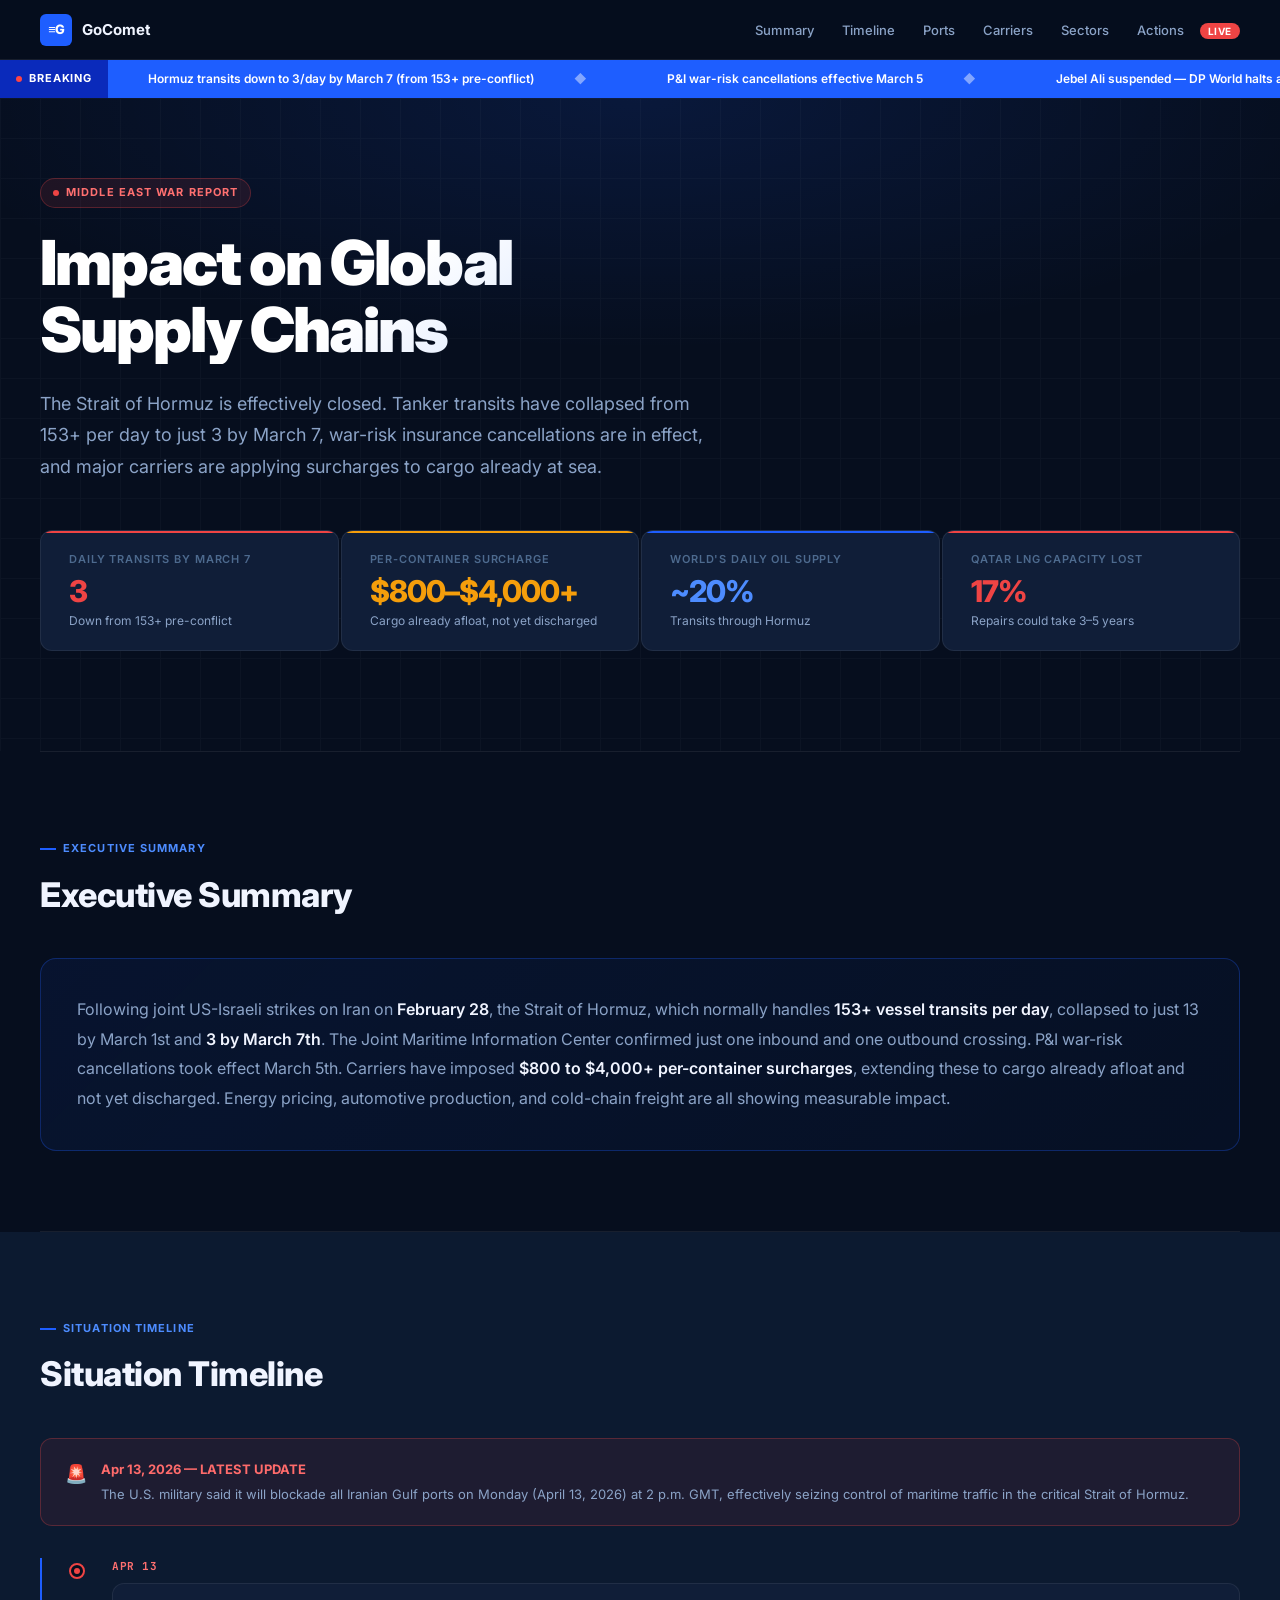
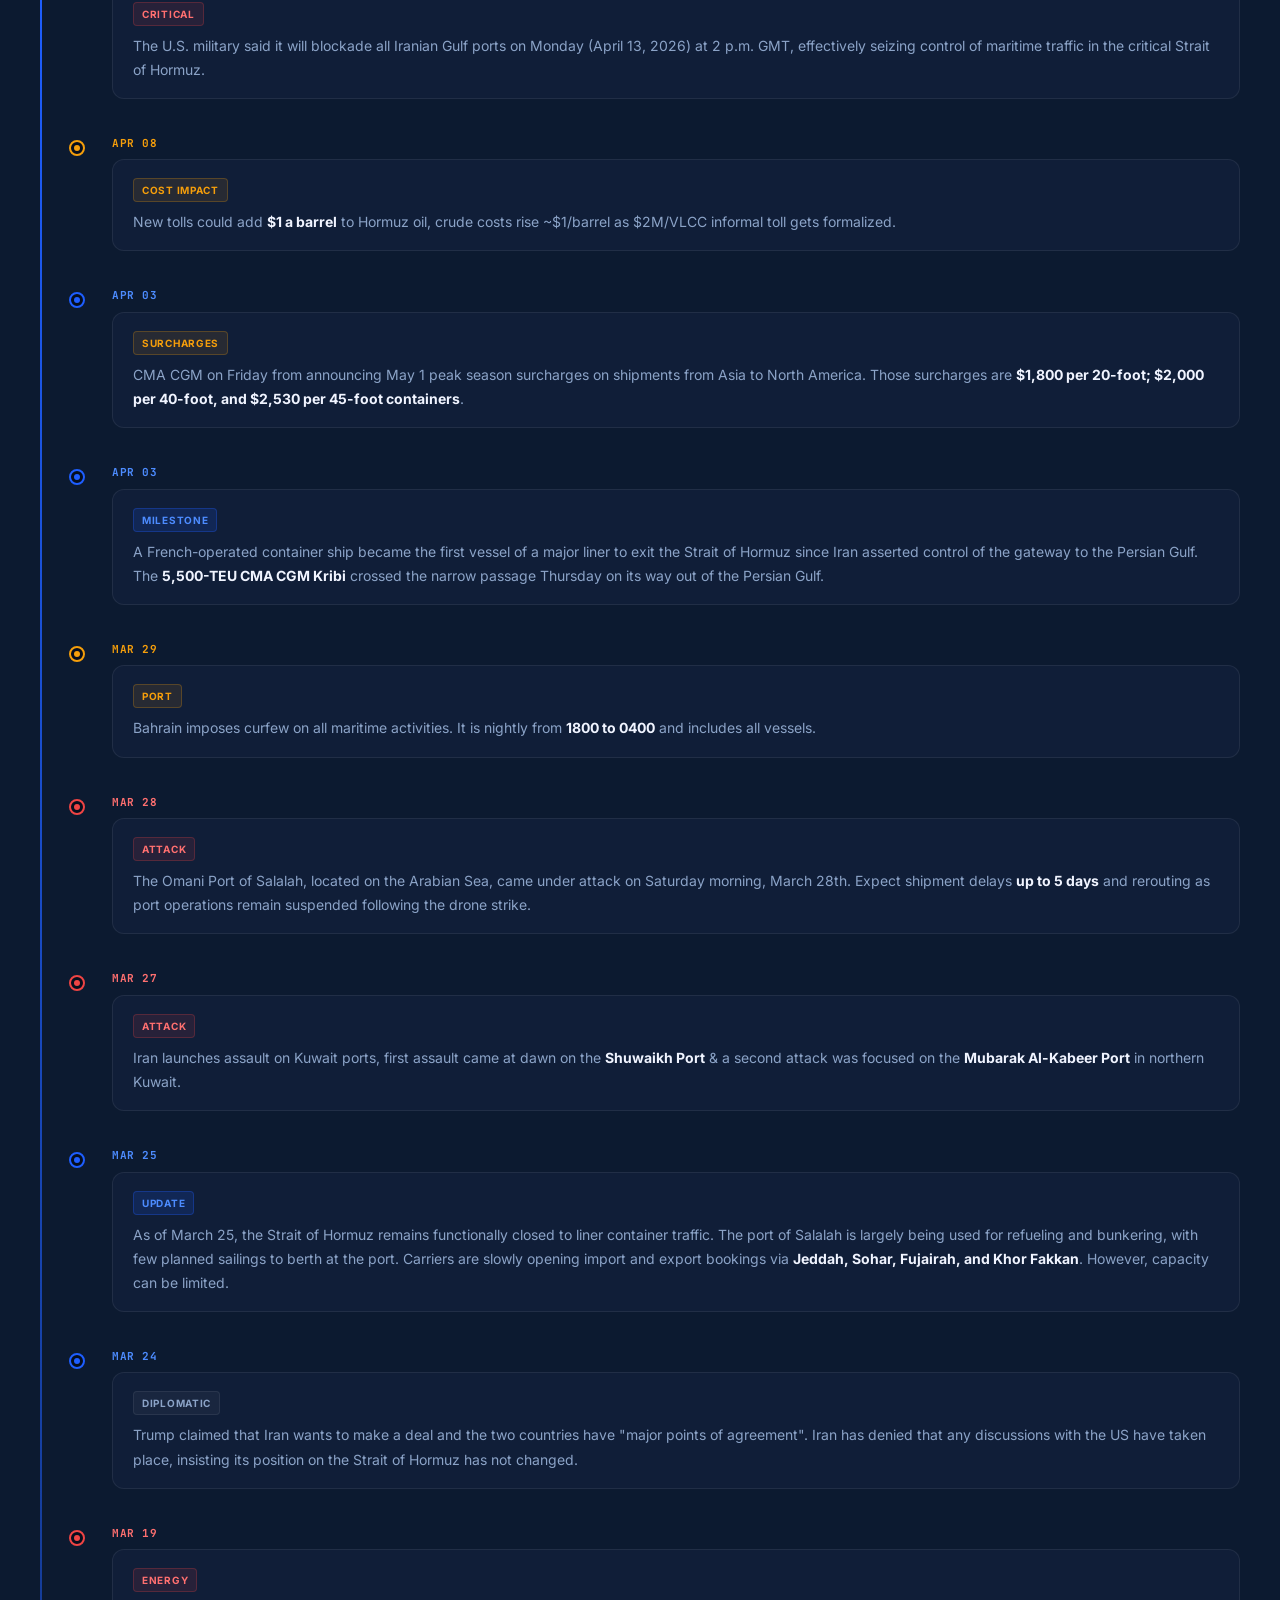
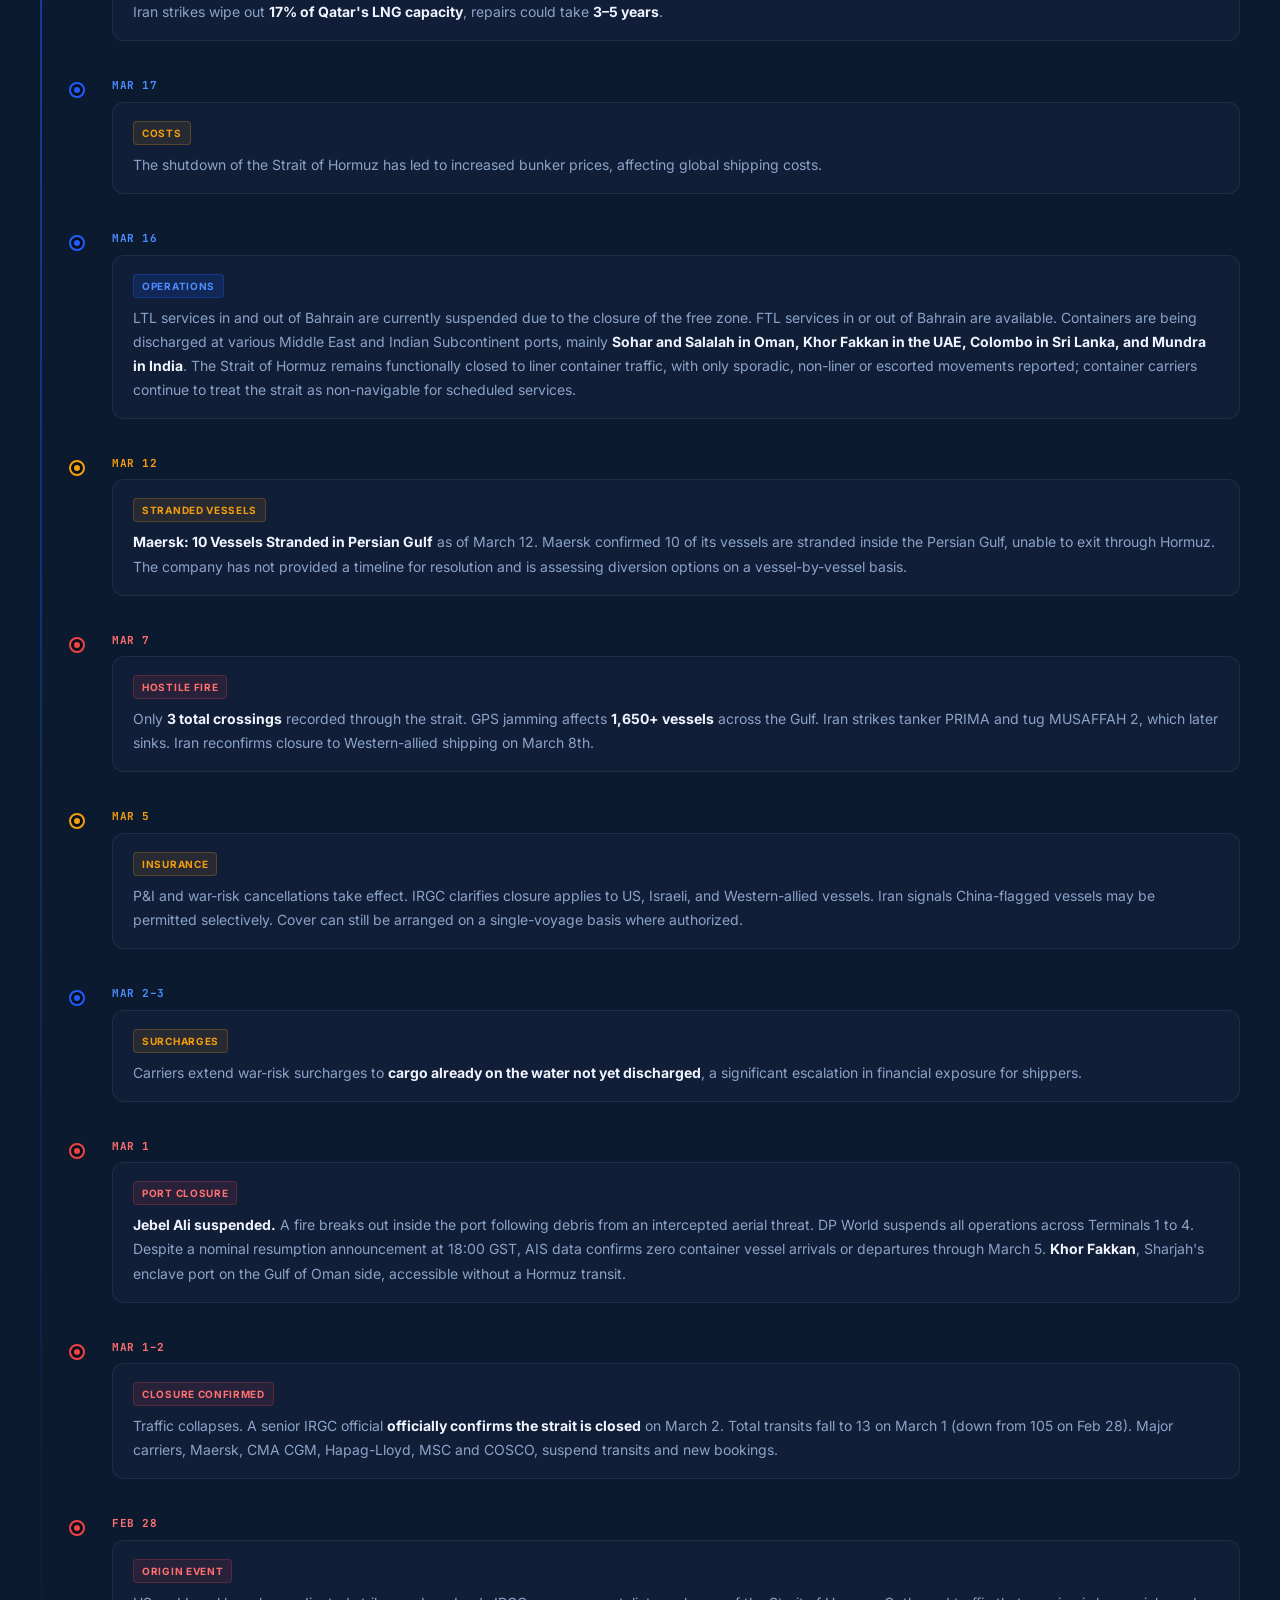
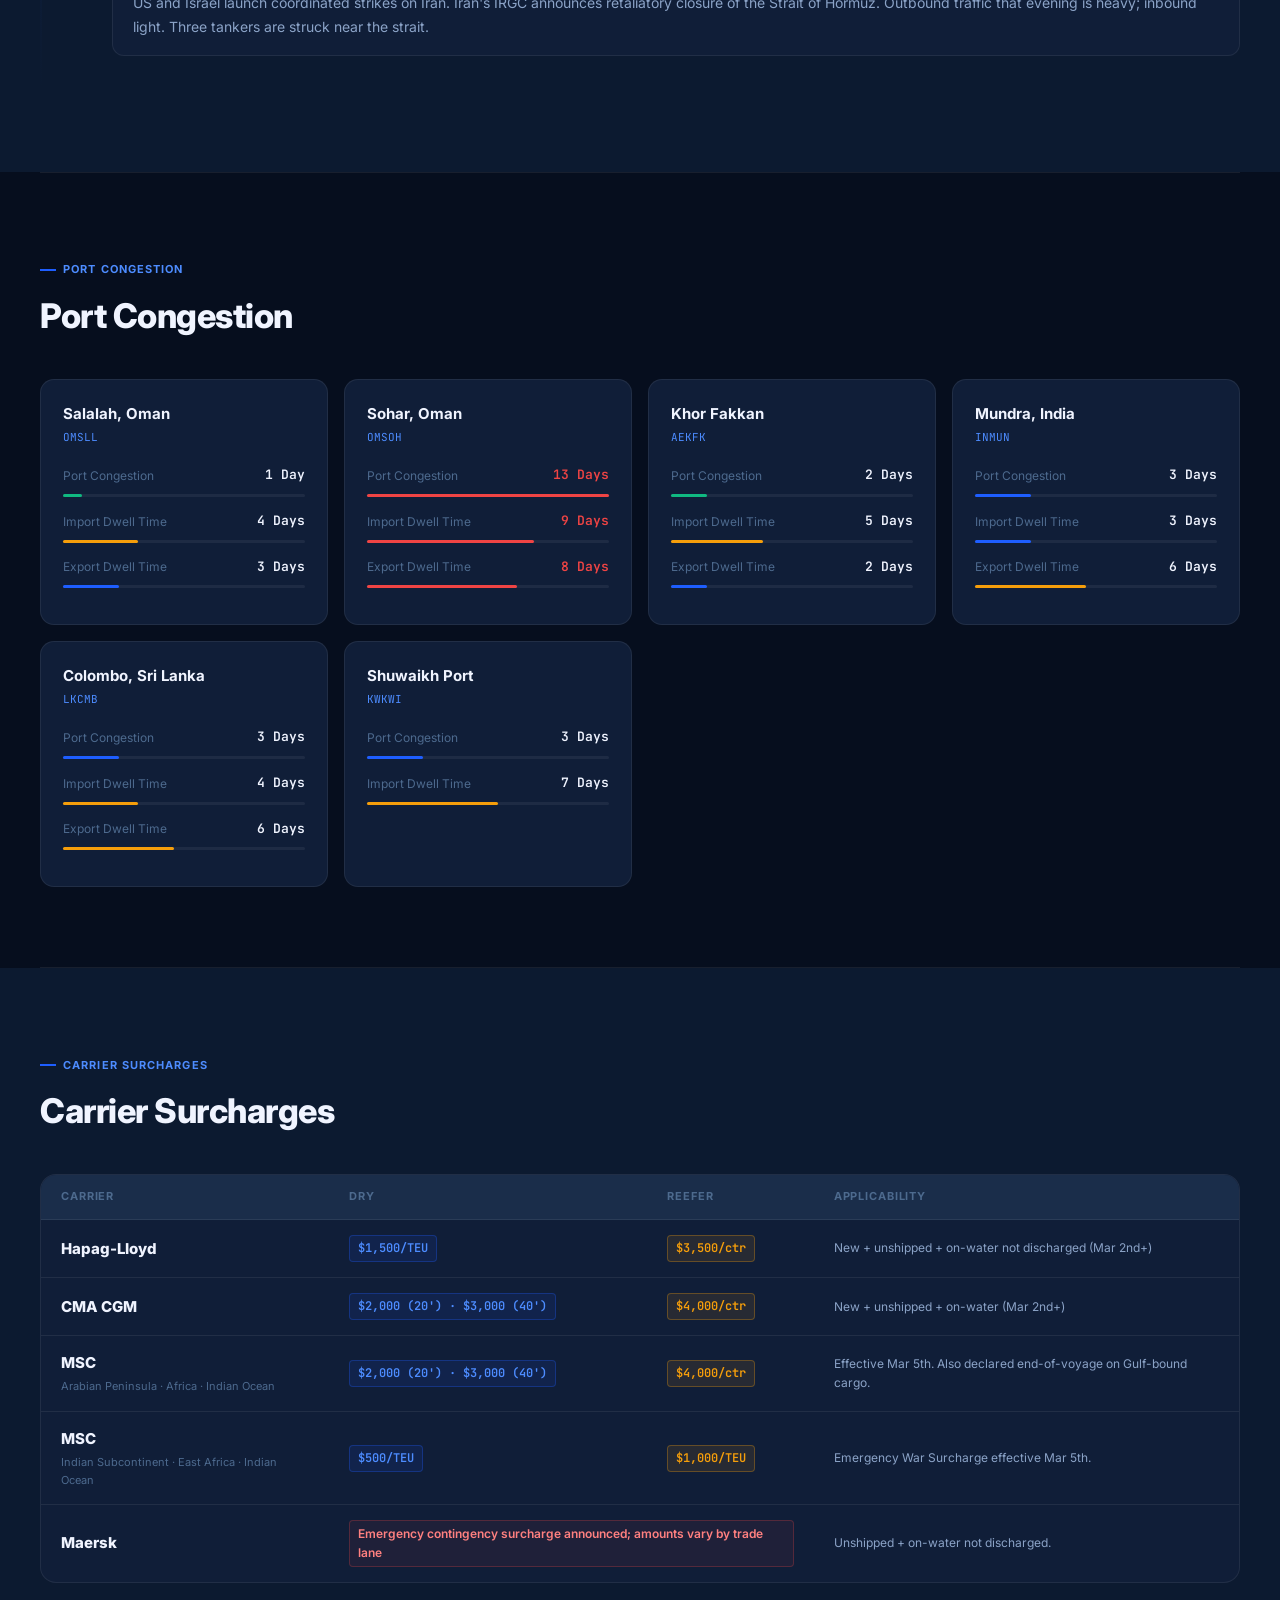
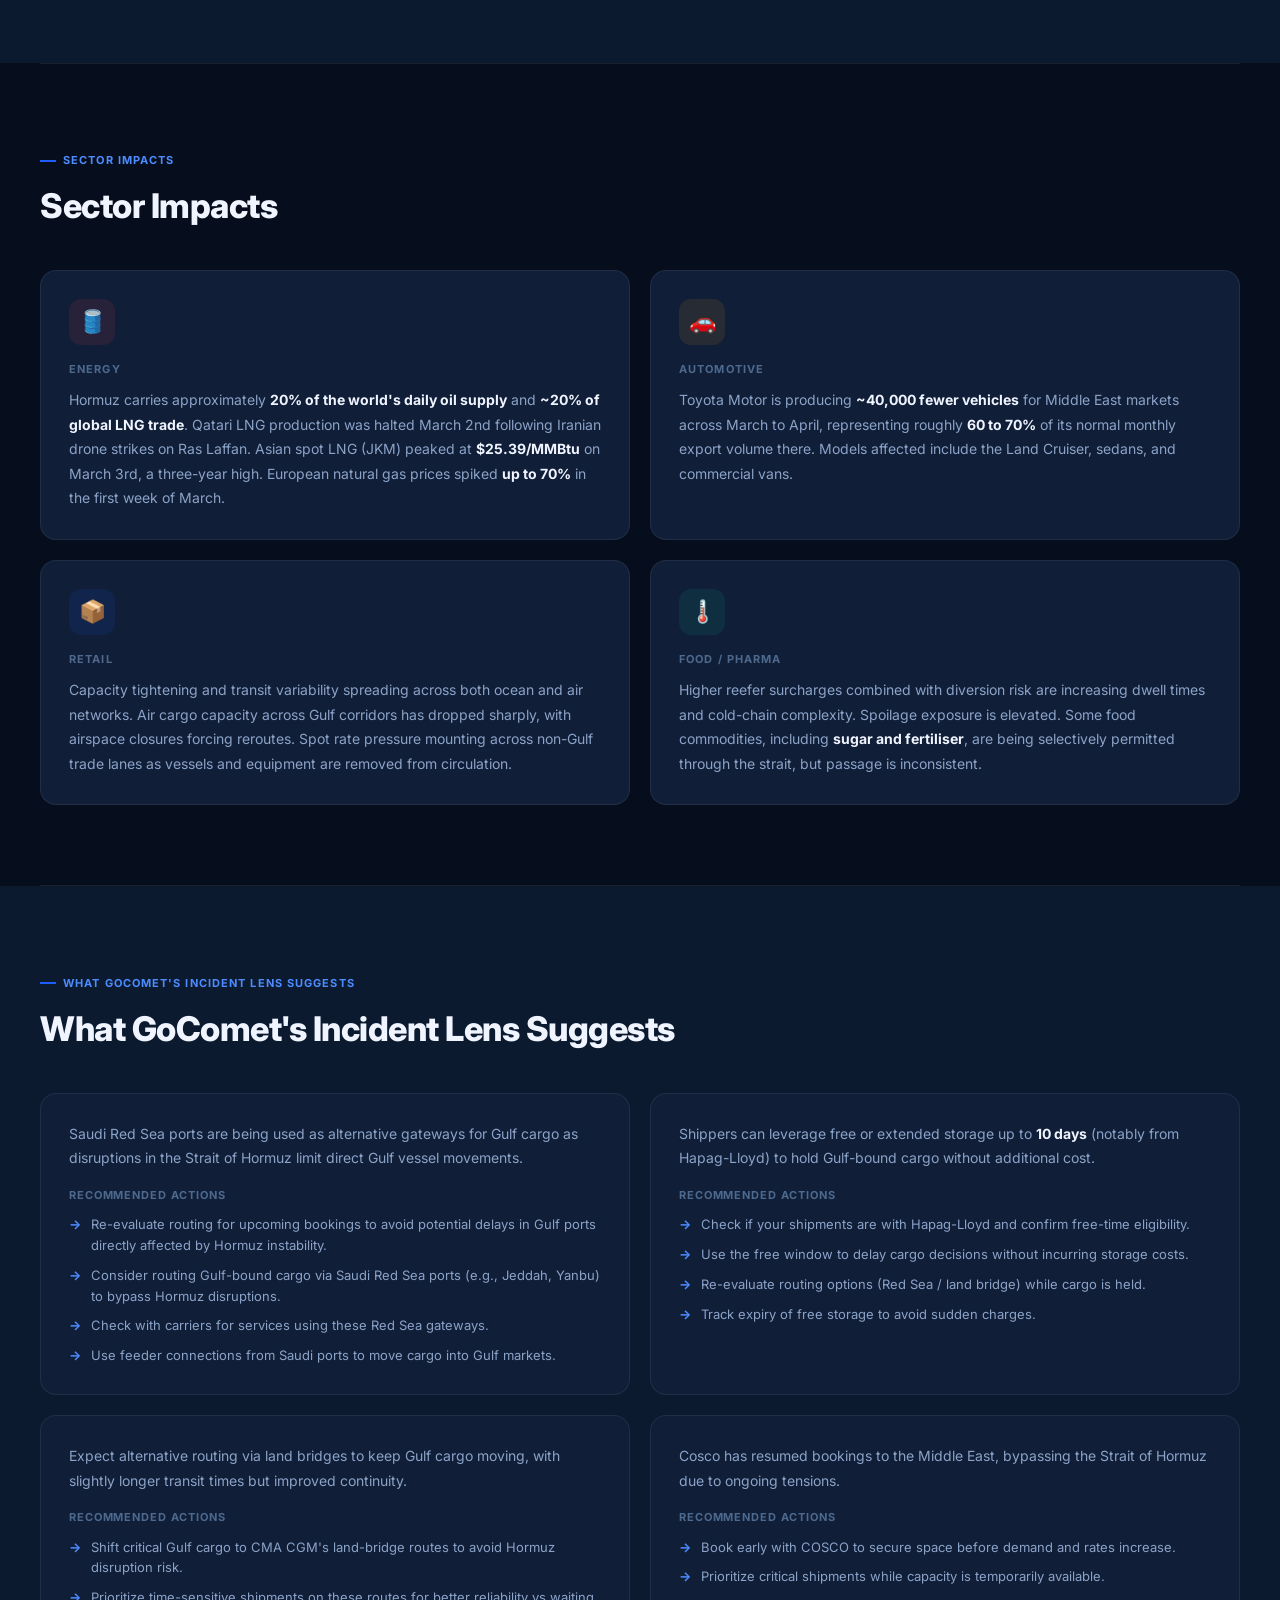
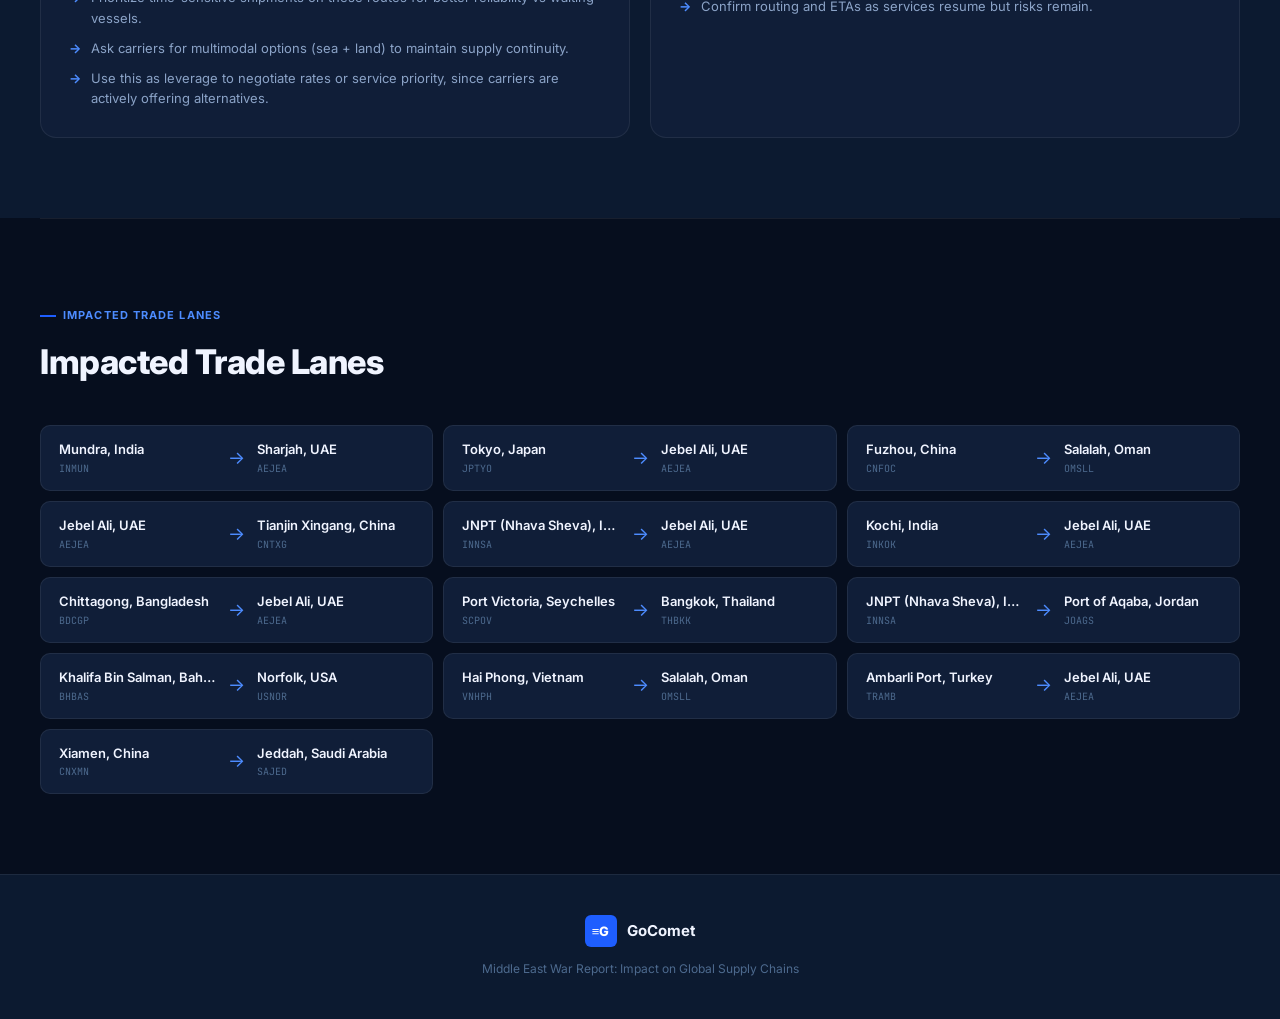
<file: index.html>
<!DOCTYPE html>
<html lang="en">
<head>
<meta charset="UTF-8">
<meta name="viewport" content="width=device-width, initial-scale=1.0">
<title>Middle East War Report: Impact on Global Supply Chains</title>
<link rel="preconnect" href="https://fonts.googleapis.com">
<link rel="preconnect" href="https://fonts.gstatic.com" crossorigin>
<link href="https://fonts.googleapis.com/css2?family=Inter:wght@300;400;500;600;700;800;900&family=JetBrains+Mono:wght@400;500&display=swap" rel="stylesheet">
<style>
  :root {
    --bg-base: #060e1e;
    --bg-surface: #0c1a30;
    --bg-card: #101e38;
    --bg-card-hover: #152542;
    --bg-elevated: #1a2d4a;
    --accent: #1e5eff;
    --accent-light: #4d8cff;
    --accent-glow: rgba(30,94,255,0.15);
    --danger: #ef4444;
    --danger-bg: rgba(239,68,68,0.1);
    --warning: #f59e0b;
    --warning-bg: rgba(245,158,11,0.1);
    --success: #10b981;
    --text-primary: #f0f4ff;
    --text-secondary: #8ba3c7;
    --text-muted: #4d6a8e;
    --border: rgba(255,255,255,0.07);
    --border-accent: rgba(30,94,255,0.3);
    --font: 'Inter', sans-serif;
    --mono: 'JetBrains Mono', monospace;
  }
  * { margin:0; padding:0; box-sizing:border-box; }
  html { scroll-behavior:smooth; }
  body { font-family:var(--font); background:var(--bg-base); color:var(--text-primary); line-height:1.6; overflow-x:hidden; }
  ::-webkit-scrollbar { width:4px; }
  ::-webkit-scrollbar-track { background:var(--bg-base); }
  ::-webkit-scrollbar-thumb { background:var(--accent); border-radius:4px; }

  /* NAV */
  nav {
    position:fixed; top:0; left:0; right:0; z-index:100;
    background:rgba(6,14,30,0.94); backdrop-filter:blur(16px);
    border-bottom:1px solid var(--border);
    padding:0 40px; height:60px;
    display:flex; align-items:center; justify-content:space-between;
  }
  .nav-logo { display:flex; align-items:center; gap:10px; font-weight:700; font-size:15px; color:var(--text-primary); text-decoration:none; }
  .nav-logo-icon { width:32px; height:32px; background:var(--accent); border-radius:6px; display:flex; align-items:center; justify-content:center; font-size:13px; font-weight:800; color:white; letter-spacing:-1px; }
  .nav-links { display:flex; align-items:center; gap:4px; list-style:none; }
  .nav-links a { color:var(--text-secondary); text-decoration:none; font-size:13px; font-weight:500; padding:6px 12px; border-radius:6px; transition:all 0.2s; }
  .nav-links a:hover { color:var(--text-primary); background:rgba(255,255,255,0.06); }
  .nav-live { background:var(--danger); color:white; font-size:10px; font-weight:700; padding:2px 8px; border-radius:20px; text-transform:uppercase; letter-spacing:0.06em; animation:blink 2s infinite; }
  @keyframes blink { 0%,100%{opacity:1} 50%{opacity:0.6} }

  /* TICKER */
  .ticker-wrap { margin-top:60px; background:var(--accent); overflow:hidden; height:38px; display:flex; align-items:center; }
  .ticker-label { background:#0a2abb; color:white; font-size:11px; font-weight:700; padding:0 16px; height:100%; display:flex; align-items:center; gap:7px; white-space:nowrap; flex-shrink:0; text-transform:uppercase; letter-spacing:0.08em; }
  .ticker-dot { width:6px; height:6px; background:#ff4444; border-radius:50%; animation:blink 1s infinite; }
  .ticker-track { display:flex; animation:scroll 50s linear infinite; white-space:nowrap; }
  .ticker-track:hover { animation-play-state:paused; }
  .ticker-item { padding:0 40px; font-size:12px; font-weight:600; color:white; }
  .ticker-item::after { content:'◆'; margin-left:40px; opacity:0.45; }
  @keyframes scroll { from{transform:translateX(0)} to{transform:translateX(-50%)} }

  /* HERO */
  .hero {
    position:relative; overflow:hidden; padding:80px 40px 100px;
    min-height:600px; display:flex; align-items:center;
    background:radial-gradient(ellipse 80% 55% at 50% 0%, rgba(30,94,255,0.13) 0%, transparent 70%), #060e1e;
  }
  .hero-grid { position:absolute; inset:0; opacity:0.025; background-image:linear-gradient(rgba(255,255,255,1) 1px,transparent 1px),linear-gradient(90deg,rgba(255,255,255,1) 1px,transparent 1px); background-size:40px 40px; }
  .hero-inner { position:relative; z-index:1; max-width:1200px; margin:0 auto; width:100%; }
  .hero-report-type { display:inline-flex; align-items:center; gap:7px; background:var(--danger-bg); border:1px solid rgba(239,68,68,0.28); color:#ff7070; font-size:11px; font-weight:700; padding:5px 12px; border-radius:20px; letter-spacing:0.1em; text-transform:uppercase; margin-bottom:22px; }
  .hero-report-dot { width:6px; height:6px; background:var(--danger); border-radius:50%; animation:blink 1.5s infinite; }
  .hero h1 { font-size:clamp(32px,5vw,62px); font-weight:900; line-height:1.08; letter-spacing:-2px; background:linear-gradient(140deg,#ffffff 30%,#7aa8ff 100%); -webkit-background-clip:text; -webkit-text-fill-color:transparent; background-clip:text; margin-bottom:24px; }
  .hero-lead { font-size:18px; color:var(--text-secondary); max-width:680px; margin-bottom:48px; line-height:1.75; }
  .hero-stats { display:flex; gap:2px; flex-wrap:wrap; }
  .hero-stat { background:var(--bg-card); border:1px solid var(--border); border-radius:12px; padding:20px 28px; flex:1; min-width:155px; position:relative; overflow:hidden; transition:transform 0.2s,border-color 0.2s; }
  .hero-stat:hover { transform:translateY(-2px); border-color:rgba(255,255,255,0.14); }
  .hero-stat::before { content:''; position:absolute; top:0; left:0; right:0; height:2px; }
  .hero-stat.c-red::before { background:var(--danger); }
  .hero-stat.c-amber::before { background:var(--warning); }
  .hero-stat.c-blue::before { background:var(--accent); }
  .stat-label { font-size:11px; font-weight:600; color:var(--text-muted); text-transform:uppercase; letter-spacing:0.08em; margin-bottom:7px; }
  .stat-val { font-size:30px; font-weight:800; letter-spacing:-1px; line-height:1; }
  .stat-val.red { color:var(--danger); }
  .stat-val.amber { color:var(--warning); }
  .stat-val.blue { color:var(--accent-light); }
  .stat-detail { font-size:12px; color:var(--text-secondary); margin-top:5px; }

  /* SECTIONS */
  .section { padding:80px 40px; }
  .section-alt { background:var(--bg-surface); }
  .container { max-width:1200px; margin:0 auto; }
  .section-tag { display:inline-flex; align-items:center; gap:7px; font-size:11px; font-weight:700; letter-spacing:0.1em; text-transform:uppercase; color:var(--accent-light); margin-bottom:10px; }
  .section-tag::before { content:''; width:16px; height:2px; background:var(--accent); }
  .section-title { font-size:clamp(22px,3vw,34px); font-weight:800; letter-spacing:-0.5px; margin-bottom:36px; }

  /* EXEC SUMMARY */
  .summary-box { background:linear-gradient(135deg,rgba(30,94,255,0.08),rgba(30,94,255,0.03)); border:1px solid var(--border-accent); border-radius:16px; padding:36px; }
  .summary-box p { font-size:16px; color:var(--text-secondary); line-height:1.85; }
  .summary-box strong { color:var(--text-primary); font-weight:600; }

  /* ALERT */
  .alert { background:rgba(239,68,68,0.08); border:1px solid rgba(239,68,68,0.28); border-radius:12px; padding:20px 24px; display:flex; gap:14px; align-items:flex-start; margin-bottom:32px; }
  .alert-icon { font-size:18px; flex-shrink:0; margin-top:1px; }
  .alert-head { font-size:13px; font-weight:700; color:#ff6b6b; margin-bottom:4px; }
  .alert-body { font-size:13px; color:var(--text-secondary); line-height:1.65; }

  /* TIMELINE */
  .timeline { position:relative; padding-left:36px; }
  .timeline::before { content:''; position:absolute; left:0; top:0; bottom:0; width:2px; background:linear-gradient(180deg,var(--accent) 0%,transparent 100%); }
  .tl-item { position:relative; padding:0 0 36px 36px; opacity:0; transform:translateX(-8px); transition:all 0.4s ease; }
  .tl-item.vis { opacity:1; transform:translateX(0); }
  .tl-dot { position:absolute; left:-7px; top:5px; width:16px; height:16px; border-radius:50%; border:2px solid var(--accent); background:var(--bg-base); }
  .tl-dot.red { border-color:var(--danger); }
  .tl-dot.amber { border-color:var(--warning); }
  .tl-dot-inner { width:6px; height:6px; border-radius:50%; background:var(--accent); margin:3px; }
  .tl-dot.red .tl-dot-inner { background:var(--danger); animation:blink 1.5s infinite; }
  .tl-dot.amber .tl-dot-inner { background:var(--warning); }
  .tl-date { font-size:11px; font-weight:700; color:var(--accent-light); font-family:var(--mono); letter-spacing:0.05em; margin-bottom:7px; text-transform:uppercase; }
  .tl-date.red { color:#ff7070; }
  .tl-date.amber { color:var(--warning); }
  .tl-card { background:var(--bg-card); border:1px solid var(--border); border-radius:12px; padding:16px 20px; transition:border-color 0.2s; }
  .tl-card:hover { border-color:rgba(255,255,255,0.13); }
  .tl-card p { font-size:14px; color:var(--text-secondary); line-height:1.72; }
  .tl-card p strong { color:var(--text-primary); }
  .tl-tag { display:inline-flex; align-items:center; font-size:10px; font-weight:700; letter-spacing:0.07em; text-transform:uppercase; padding:3px 8px; border-radius:4px; margin-bottom:8px; }
  .tag-crit { background:var(--danger-bg); color:#ff7070; border:1px solid rgba(239,68,68,0.24); }
  .tag-warn { background:var(--warning-bg); color:var(--warning); border:1px solid rgba(245,158,11,0.24); }
  .tag-info { background:var(--accent-glow); color:var(--accent-light); border:1px solid var(--border-accent); }
  .tag-neut { background:rgba(255,255,255,0.04); color:var(--text-secondary); border:1px solid var(--border); }

  /* PORTS */
  .ports-grid { display:grid; grid-template-columns:repeat(auto-fill,minmax(280px,1fr)); gap:16px; }
  .port-card { background:var(--bg-card); border:1px solid var(--border); border-radius:14px; padding:22px; transition:transform 0.2s,border-color 0.2s; }
  .port-card:hover { transform:translateY(-2px); border-color:rgba(255,255,255,0.13); }
  .port-name { font-size:15px; font-weight:700; margin-bottom:3px; }
  .port-code { font-family:var(--mono); font-size:11px; color:var(--accent-light); margin-bottom:18px; }
  .port-row { display:flex; justify-content:space-between; align-items:center; margin-bottom:8px; }
  .port-row-label { font-size:12px; color:var(--text-muted); }
  .port-row-val { font-size:13px; font-weight:600; font-family:var(--mono); }
  .port-bar-wrap { width:100%; height:3px; background:rgba(255,255,255,0.06); border-radius:2px; margin-bottom:14px; }
  .port-bar { height:100%; border-radius:2px; }

  /* CARRIER TABLE */
  .tbl-wrap { background:var(--bg-card); border:1px solid var(--border); border-radius:16px; overflow:hidden; }
  table { width:100%; border-collapse:collapse; }
  th { background:var(--bg-elevated); padding:13px 20px; font-size:11px; font-weight:700; text-transform:uppercase; letter-spacing:0.08em; color:var(--text-muted); text-align:left; border-bottom:1px solid var(--border); }
  td { padding:15px 20px; border-bottom:1px solid var(--border); font-size:14px; vertical-align:middle; }
  tr:last-child td { border-bottom:none; }
  tr:hover td { background:rgba(255,255,255,0.015); }
  .carrier-name { font-weight:800; font-size:15px; }
  .sub-label { font-size:11px; color:var(--text-muted); margin-top:3px; }
  .chip { display:inline-block; background:rgba(30,94,255,0.1); border:1px solid var(--border-accent); color:var(--accent-light); font-family:var(--mono); font-size:12px; font-weight:600; padding:3px 8px; border-radius:4px; }
  .chip.r { background:rgba(245,158,11,0.1); border-color:rgba(245,158,11,0.3); color:var(--warning); }
  .chip.wide { font-family:var(--font); font-size:12px; background:rgba(239,68,68,0.07); border-color:rgba(239,68,68,0.25); color:#ff8080; }
  .app-text { font-size:12px; color:var(--text-secondary); line-height:1.55; }

  /* SECTORS */
  .sectors-grid { display:grid; grid-template-columns:repeat(2,1fr); gap:20px; }
  .sector-card { background:var(--bg-card); border:1px solid var(--border); border-radius:16px; padding:28px; transition:transform 0.2s,border-color 0.2s; }
  .sector-card:hover { transform:translateY(-2px); border-color:rgba(255,255,255,0.13); }
  .sector-icon { width:46px; height:46px; border-radius:12px; display:flex; align-items:center; justify-content:center; font-size:22px; margin-bottom:16px; }
  .sector-label { font-size:11px; font-weight:700; letter-spacing:0.1em; text-transform:uppercase; color:var(--text-muted); margin-bottom:10px; }
  .sector-card p { font-size:14px; color:var(--text-secondary); line-height:1.75; }
  .sector-card p strong { color:var(--text-primary); }

  /* RECS */
  .recs-grid { display:grid; grid-template-columns:repeat(2,1fr); gap:20px; }
  .rec-card { background:var(--bg-card); border:1px solid var(--border); border-radius:16px; padding:28px; transition:transform 0.2s,border-color 0.2s; }
  .rec-card:hover { transform:translateY(-2px); border-color:var(--border-accent); }
  .rec-lead { font-size:14px; color:var(--text-secondary); line-height:1.75; margin-bottom:16px; }
  .rec-lead strong { color:var(--text-primary); }
  .rec-head { font-size:11px; font-weight:700; text-transform:uppercase; letter-spacing:0.08em; color:var(--text-muted); margin-bottom:10px; }
  .rec-list { list-style:none; display:flex; flex-direction:column; gap:9px; }
  .rec-list li { display:flex; gap:10px; font-size:13px; color:var(--text-secondary); line-height:1.6; }
  .rec-list li::before { content:'→'; color:var(--accent-light); font-weight:700; flex-shrink:0; }

  /* LANES */
  .lanes-grid { display:grid; grid-template-columns:repeat(auto-fill,minmax(330px,1fr)); gap:10px; }
  .lane { background:var(--bg-card); border:1px solid var(--border); border-radius:10px; padding:13px 18px; display:flex; align-items:center; gap:12px; transition:border-color 0.2s,background 0.2s; }
  .lane:hover { border-color:var(--border-accent); background:var(--bg-card-hover); }
  .lane-port { flex:1; min-width:0; }
  .lane-pname { font-size:13px; font-weight:600; white-space:nowrap; overflow:hidden; text-overflow:ellipsis; }
  .lane-pcode { font-family:var(--mono); font-size:10px; color:var(--text-muted); margin-top:1px; }
  .lane-arr { color:var(--accent-light); font-size:18px; flex-shrink:0; }

  /* REVEAL */
  .reveal { opacity:0; transform:translateY(18px); transition:all 0.5s ease; }
  .reveal.vis { opacity:1; transform:translateY(0); }

  /* DIVIDER */
  .divider { height:1px; background:var(--border); margin:0 40px; }

  /* FOOTER */
  footer { background:var(--bg-surface); border-top:1px solid var(--border); padding:40px; text-align:center; }
  .footer-logo { display:flex; align-items:center; justify-content:center; gap:10px; font-size:15px; font-weight:700; margin-bottom:12px; }
  .footer-icon { width:32px; height:32px; background:var(--accent); border-radius:6px; display:flex; align-items:center; justify-content:center; font-size:13px; font-weight:800; color:white; }
  footer p { font-size:12px; color:var(--text-muted); }

  @media(max-width:768px) {
    nav { padding:0 20px; }
    .nav-links { display:none; }
    .section { padding:60px 20px; }
    .hero { padding:60px 20px 80px; }
    .hero-stats { flex-direction:column; }
    .sectors-grid, .recs-grid { grid-template-columns:1fr; }
    .divider { margin:0 20px; }
  }
</style>
</head>
<body>

<!-- NAV -->
<nav>
  <a href="#" class="nav-logo">
    <div class="nav-logo-icon">≡G</div>
    GoComet
  </a>
  <ul class="nav-links">
    <li><a href="#summary">Summary</a></li>
    <li><a href="#timeline">Timeline</a></li>
    <li><a href="#ports">Ports</a></li>
    <li><a href="#carriers">Carriers</a></li>
    <li><a href="#sectors">Sectors</a></li>
    <li><a href="#actions">Actions</a></li>
    <li><span class="nav-live">LIVE</span></li>
  </ul>
</nav>

<!-- TICKER -->
<div class="ticker-wrap">
  <div class="ticker-label"><span class="ticker-dot"></span>Breaking</div>
  <div class="ticker-track">
    <div class="ticker-item">Hormuz transits down to 3/day by March 7 (from 153+ pre-conflict)</div>
    <div class="ticker-item">P&I war-risk cancellations effective March 5</div>
    <div class="ticker-item">Jebel Ali suspended — DP World halts all operations across Terminals 1–4</div>
    <div class="ticker-item">Carriers impose $800 to $4,000+ per-container surcharges</div>
    <div class="ticker-item">Iran strikes wipe out 17% of Qatar's LNG capacity — repairs could take 3–5 years</div>
    <div class="ticker-item">Maersk: 10 Vessels Stranded in Persian Gulf as of March 12</div>
    <div class="ticker-item">Hormuz transits down to 3/day by March 7 (from 153+ pre-conflict)</div>
    <div class="ticker-item">P&I war-risk cancellations effective March 5</div>
    <div class="ticker-item">Jebel Ali suspended — DP World halts all operations across Terminals 1–4</div>
    <div class="ticker-item">Carriers impose $800 to $4,000+ per-container surcharges</div>
    <div class="ticker-item">Iran strikes wipe out 17% of Qatar's LNG capacity — repairs could take 3–5 years</div>
    <div class="ticker-item">Maersk: 10 Vessels Stranded in Persian Gulf as of March 12</div>
  </div>
</div>

<!-- HERO -->
<section class="hero">
  <div class="hero-grid"></div>
  <div class="hero-inner">
    <div class="hero-report-type"><span class="hero-report-dot"></span>Middle East War Report</div>
    <h1>Impact on Global<br>Supply Chains</h1>
    <p class="hero-lead">
      The Strait of Hormuz is effectively closed. Tanker transits have collapsed from 153+ per day to just 3 by March 7, war-risk insurance cancellations are in effect, and major carriers are applying surcharges to cargo already at sea.
    </p>
    <div class="hero-stats">
      <div class="hero-stat c-red">
        <div class="stat-label">Daily Transits by March 7</div>
        <div class="stat-val red">3</div>
        <div class="stat-detail">Down from 153+ pre-conflict</div>
      </div>
      <div class="hero-stat c-amber">
        <div class="stat-label">Per-Container Surcharge</div>
        <div class="stat-val amber">$800–$4,000+</div>
        <div class="stat-detail">Cargo already afloat, not yet discharged</div>
      </div>
      <div class="hero-stat c-blue">
        <div class="stat-label">World's Daily Oil Supply</div>
        <div class="stat-val blue">~20%</div>
        <div class="stat-detail">Transits through Hormuz</div>
      </div>
      <div class="hero-stat c-red">
        <div class="stat-label">Qatar LNG Capacity Lost</div>
        <div class="stat-val red">17%</div>
        <div class="stat-detail">Repairs could take 3–5 years</div>
      </div>
    </div>
  </div>
</section>

<div class="divider"></div>

<!-- EXECUTIVE SUMMARY -->
<section class="section" id="summary">
  <div class="container">
    <div class="reveal">
      <div class="section-tag">Executive Summary</div>
      <h2 class="section-title">Executive Summary</h2>
    </div>
    <div class="summary-box reveal">
      <p>
        Following joint US-Israeli strikes on Iran on <strong>February 28</strong>, the Strait of Hormuz, which normally handles <strong>153+ vessel transits per day</strong>, collapsed to just 13 by March 1st and <strong>3 by March 7th</strong>. The Joint Maritime Information Center confirmed just one inbound and one outbound crossing. P&I war-risk cancellations took effect March 5th. Carriers have imposed <strong>$800 to $4,000+ per-container surcharges</strong>, extending these to cargo already afloat and not yet discharged. Energy pricing, automotive production, and cold-chain freight are all showing measurable impact.
      </p>
    </div>
  </div>
</section>

<div class="divider"></div>

<!-- SITUATION TIMELINE -->
<section class="section section-alt" id="timeline">
  <div class="container">
    <div class="reveal">
      <div class="section-tag">Situation Timeline</div>
      <h2 class="section-title">Situation Timeline</h2>
    </div>

    <div class="alert reveal">
      <div class="alert-icon">🚨</div>
      <div>
        <div class="alert-head">Apr 13, 2026 — LATEST UPDATE</div>
        <div class="alert-body">The U.S. military said it will blockade all Iranian Gulf ports on Monday (April 13, 2026) at 2 p.m. GMT, effectively seizing control of maritime traffic in the critical Strait of Hormuz.</div>
      </div>
    </div>

    <div class="timeline">

      <div class="tl-item">
        <div class="tl-dot red"><div class="tl-dot-inner"></div></div>
        <div class="tl-date red">Apr 13</div>
        <div class="tl-card">
          <span class="tl-tag tag-crit">Critical</span>
          <p>The U.S. military said it will blockade all Iranian Gulf ports on Monday (April 13, 2026) at 2 p.m. GMT, effectively seizing control of maritime traffic in the critical Strait of Hormuz.</p>
        </div>
      </div>

      <div class="tl-item">
        <div class="tl-dot amber"><div class="tl-dot-inner"></div></div>
        <div class="tl-date amber">Apr 08</div>
        <div class="tl-card">
          <span class="tl-tag tag-warn">Cost Impact</span>
          <p>New tolls could add <strong>$1 a barrel</strong> to Hormuz oil, crude costs rise ~$1/barrel as $2M/VLCC informal toll gets formalized.</p>
        </div>
      </div>

      <div class="tl-item">
        <div class="tl-dot"><div class="tl-dot-inner"></div></div>
        <div class="tl-date">Apr 03</div>
        <div class="tl-card">
          <span class="tl-tag tag-warn">Surcharges</span>
          <p>CMA CGM on Friday from announcing May 1 peak season surcharges on shipments from Asia to North America. Those surcharges are <strong>$1,800 per 20-foot; $2,000 per 40-foot, and $2,530 per 45-foot containers</strong>.</p>
        </div>
      </div>

      <div class="tl-item">
        <div class="tl-dot"><div class="tl-dot-inner"></div></div>
        <div class="tl-date">Apr 03</div>
        <div class="tl-card">
          <span class="tl-tag tag-info">Milestone</span>
          <p>A French-operated container ship became the first vessel of a major liner to exit the Strait of Hormuz since Iran asserted control of the gateway to the Persian Gulf. The <strong>5,500-TEU CMA CGM Kribi</strong> crossed the narrow passage Thursday on its way out of the Persian Gulf.</p>
        </div>
      </div>

      <div class="tl-item">
        <div class="tl-dot amber"><div class="tl-dot-inner"></div></div>
        <div class="tl-date amber">Mar 29</div>
        <div class="tl-card">
          <span class="tl-tag tag-warn">Port</span>
          <p>Bahrain imposes curfew on all maritime activities. It is nightly from <strong>1800 to 0400</strong> and includes all vessels.</p>
        </div>
      </div>

      <div class="tl-item">
        <div class="tl-dot red"><div class="tl-dot-inner"></div></div>
        <div class="tl-date red">Mar 28</div>
        <div class="tl-card">
          <span class="tl-tag tag-crit">Attack</span>
          <p>The Omani Port of Salalah, located on the Arabian Sea, came under attack on Saturday morning, March 28th. Expect shipment delays <strong>up to 5 days</strong> and rerouting as port operations remain suspended following the drone strike.</p>
        </div>
      </div>

      <div class="tl-item">
        <div class="tl-dot red"><div class="tl-dot-inner"></div></div>
        <div class="tl-date red">Mar 27</div>
        <div class="tl-card">
          <span class="tl-tag tag-crit">Attack</span>
          <p>Iran launches assault on Kuwait ports, first assault came at dawn on the <strong>Shuwaikh Port</strong> &amp; a second attack was focused on the <strong>Mubarak Al-Kabeer Port</strong> in northern Kuwait.</p>
        </div>
      </div>

      <div class="tl-item">
        <div class="tl-dot"><div class="tl-dot-inner"></div></div>
        <div class="tl-date">Mar 25</div>
        <div class="tl-card">
          <span class="tl-tag tag-info">Update</span>
          <p>As of March 25, the Strait of Hormuz remains functionally closed to liner container traffic. The port of Salalah is largely being used for refueling and bunkering, with few planned sailings to berth at the port. Carriers are slowly opening import and export bookings via <strong>Jeddah, Sohar, Fujairah, and Khor Fakkan</strong>. However, capacity can be limited.</p>
        </div>
      </div>

      <div class="tl-item">
        <div class="tl-dot"><div class="tl-dot-inner"></div></div>
        <div class="tl-date">Mar 24</div>
        <div class="tl-card">
          <span class="tl-tag tag-neut">Diplomatic</span>
          <p>Trump claimed that Iran wants to make a deal and the two countries have "major points of agreement". Iran has denied that any discussions with the US have taken place, insisting its position on the Strait of Hormuz has not changed.</p>
        </div>
      </div>

      <div class="tl-item">
        <div class="tl-dot red"><div class="tl-dot-inner"></div></div>
        <div class="tl-date red">Mar 19</div>
        <div class="tl-card">
          <span class="tl-tag tag-crit">Energy</span>
          <p>Iran strikes wipe out <strong>17% of Qatar's LNG capacity</strong>, repairs could take <strong>3–5 years</strong>.</p>
        </div>
      </div>

      <div class="tl-item">
        <div class="tl-dot"><div class="tl-dot-inner"></div></div>
        <div class="tl-date">Mar 17</div>
        <div class="tl-card">
          <span class="tl-tag tag-warn">Costs</span>
          <p>The shutdown of the Strait of Hormuz has led to increased bunker prices, affecting global shipping costs.</p>
        </div>
      </div>

      <div class="tl-item">
        <div class="tl-dot"><div class="tl-dot-inner"></div></div>
        <div class="tl-date">Mar 16</div>
        <div class="tl-card">
          <span class="tl-tag tag-info">Operations</span>
          <p>LTL services in and out of Bahrain are currently suspended due to the closure of the free zone. FTL services in or out of Bahrain are available. Containers are being discharged at various Middle East and Indian Subcontinent ports, mainly <strong>Sohar and Salalah in Oman, Khor Fakkan in the UAE, Colombo in Sri Lanka, and Mundra in India</strong>. The Strait of Hormuz remains functionally closed to liner container traffic, with only sporadic, non-liner or escorted movements reported; container carriers continue to treat the strait as non-navigable for scheduled services.</p>
        </div>
      </div>

      <div class="tl-item">
        <div class="tl-dot amber"><div class="tl-dot-inner"></div></div>
        <div class="tl-date amber">Mar 12</div>
        <div class="tl-card">
          <span class="tl-tag tag-warn">Stranded Vessels</span>
          <p><strong>Maersk: 10 Vessels Stranded in Persian Gulf</strong> as of March 12. Maersk confirmed 10 of its vessels are stranded inside the Persian Gulf, unable to exit through Hormuz. The company has not provided a timeline for resolution and is assessing diversion options on a vessel-by-vessel basis.</p>
        </div>
      </div>

      <div class="tl-item">
        <div class="tl-dot red"><div class="tl-dot-inner"></div></div>
        <div class="tl-date red">Mar 7</div>
        <div class="tl-card">
          <span class="tl-tag tag-crit">Hostile Fire</span>
          <p>Only <strong>3 total crossings</strong> recorded through the strait. GPS jamming affects <strong>1,650+ vessels</strong> across the Gulf. Iran strikes tanker PRIMA and tug MUSAFFAH 2, which later sinks. Iran reconfirms closure to Western-allied shipping on March 8th.</p>
        </div>
      </div>

      <div class="tl-item">
        <div class="tl-dot amber"><div class="tl-dot-inner"></div></div>
        <div class="tl-date amber">Mar 5</div>
        <div class="tl-card">
          <span class="tl-tag tag-warn">Insurance</span>
          <p>P&amp;I and war-risk cancellations take effect. IRGC clarifies closure applies to US, Israeli, and Western-allied vessels. Iran signals China-flagged vessels may be permitted selectively. Cover can still be arranged on a single-voyage basis where authorized.</p>
        </div>
      </div>

      <div class="tl-item">
        <div class="tl-dot"><div class="tl-dot-inner"></div></div>
        <div class="tl-date">Mar 2–3</div>
        <div class="tl-card">
          <span class="tl-tag tag-warn">Surcharges</span>
          <p>Carriers extend war-risk surcharges to <strong>cargo already on the water not yet discharged</strong>, a significant escalation in financial exposure for shippers.</p>
        </div>
      </div>

      <div class="tl-item">
        <div class="tl-dot red"><div class="tl-dot-inner"></div></div>
        <div class="tl-date red">Mar 1</div>
        <div class="tl-card">
          <span class="tl-tag tag-crit">Port Closure</span>
          <p><strong>Jebel Ali suspended.</strong> A fire breaks out inside the port following debris from an intercepted aerial threat. DP World suspends all operations across Terminals 1 to 4. Despite a nominal resumption announcement at 18:00 GST, AIS data confirms zero container vessel arrivals or departures through March 5. <strong>Khor Fakkan</strong>, Sharjah's enclave port on the Gulf of Oman side, accessible without a Hormuz transit.</p>
        </div>
      </div>

      <div class="tl-item">
        <div class="tl-dot red"><div class="tl-dot-inner"></div></div>
        <div class="tl-date red">Mar 1–2</div>
        <div class="tl-card">
          <span class="tl-tag tag-crit">Closure Confirmed</span>
          <p>Traffic collapses. A senior IRGC official <strong>officially confirms the strait is closed</strong> on March 2. Total transits fall to 13 on March 1 (down from 105 on Feb 28). Major carriers, Maersk, CMA CGM, Hapag-Lloyd, MSC and COSCO, suspend transits and new bookings.</p>
        </div>
      </div>

      <div class="tl-item">
        <div class="tl-dot red"><div class="tl-dot-inner"></div></div>
        <div class="tl-date red">Feb 28</div>
        <div class="tl-card">
          <span class="tl-tag tag-crit">Origin Event</span>
          <p>US and Israel launch coordinated strikes on Iran. Iran's IRGC announces retaliatory closure of the Strait of Hormuz. Outbound traffic that evening is heavy; inbound light. Three tankers are struck near the strait.</p>
        </div>
      </div>

    </div>
  </div>
</section>

<div class="divider"></div>

<!-- PORT CONGESTION -->
<section class="section" id="ports">
  <div class="container">
    <div class="reveal">
      <div class="section-tag">Port Congestion</div>
      <h2 class="section-title">Port Congestion</h2>
    </div>
    <div class="ports-grid">

      <div class="port-card reveal">
        <div class="port-name">Salalah, Oman</div>
        <div class="port-code">OMSLL</div>
        <div class="port-row"><span class="port-row-label">Port Congestion</span><span class="port-row-val">1 Day</span></div>
        <div class="port-bar-wrap"><div class="port-bar" style="width:8%;background:var(--success)"></div></div>
        <div class="port-row"><span class="port-row-label">Import Dwell Time</span><span class="port-row-val">4 Days</span></div>
        <div class="port-bar-wrap"><div class="port-bar" style="width:31%;background:var(--warning)"></div></div>
        <div class="port-row"><span class="port-row-label">Export Dwell Time</span><span class="port-row-val">3 Days</span></div>
        <div class="port-bar-wrap"><div class="port-bar" style="width:23%;background:var(--accent)"></div></div>
      </div>

      <div class="port-card reveal">
        <div class="port-name">Sohar, Oman</div>
        <div class="port-code">OMSOH</div>
        <div class="port-row"><span class="port-row-label">Port Congestion</span><span class="port-row-val" style="color:var(--danger)">13 Days</span></div>
        <div class="port-bar-wrap"><div class="port-bar" style="width:100%;background:var(--danger)"></div></div>
        <div class="port-row"><span class="port-row-label">Import Dwell Time</span><span class="port-row-val" style="color:var(--danger)">9 Days</span></div>
        <div class="port-bar-wrap"><div class="port-bar" style="width:69%;background:var(--danger)"></div></div>
        <div class="port-row"><span class="port-row-label">Export Dwell Time</span><span class="port-row-val" style="color:var(--danger)">8 Days</span></div>
        <div class="port-bar-wrap"><div class="port-bar" style="width:62%;background:var(--danger)"></div></div>
      </div>

      <div class="port-card reveal">
        <div class="port-name">Khor Fakkan</div>
        <div class="port-code">AEKFK</div>
        <div class="port-row"><span class="port-row-label">Port Congestion</span><span class="port-row-val">2 Days</span></div>
        <div class="port-bar-wrap"><div class="port-bar" style="width:15%;background:var(--success)"></div></div>
        <div class="port-row"><span class="port-row-label">Import Dwell Time</span><span class="port-row-val">5 Days</span></div>
        <div class="port-bar-wrap"><div class="port-bar" style="width:38%;background:var(--warning)"></div></div>
        <div class="port-row"><span class="port-row-label">Export Dwell Time</span><span class="port-row-val">2 Days</span></div>
        <div class="port-bar-wrap"><div class="port-bar" style="width:15%;background:var(--accent)"></div></div>
      </div>

      <div class="port-card reveal">
        <div class="port-name">Mundra, India</div>
        <div class="port-code">INMUN</div>
        <div class="port-row"><span class="port-row-label">Port Congestion</span><span class="port-row-val">3 Days</span></div>
        <div class="port-bar-wrap"><div class="port-bar" style="width:23%;background:var(--accent)"></div></div>
        <div class="port-row"><span class="port-row-label">Import Dwell Time</span><span class="port-row-val">3 Days</span></div>
        <div class="port-bar-wrap"><div class="port-bar" style="width:23%;background:var(--accent)"></div></div>
        <div class="port-row"><span class="port-row-label">Export Dwell Time</span><span class="port-row-val">6 Days</span></div>
        <div class="port-bar-wrap"><div class="port-bar" style="width:46%;background:var(--warning)"></div></div>
      </div>

      <div class="port-card reveal">
        <div class="port-name">Colombo, Sri Lanka</div>
        <div class="port-code">LKCMB</div>
        <div class="port-row"><span class="port-row-label">Port Congestion</span><span class="port-row-val">3 Days</span></div>
        <div class="port-bar-wrap"><div class="port-bar" style="width:23%;background:var(--accent)"></div></div>
        <div class="port-row"><span class="port-row-label">Import Dwell Time</span><span class="port-row-val">4 Days</span></div>
        <div class="port-bar-wrap"><div class="port-bar" style="width:31%;background:var(--warning)"></div></div>
        <div class="port-row"><span class="port-row-label">Export Dwell Time</span><span class="port-row-val">6 Days</span></div>
        <div class="port-bar-wrap"><div class="port-bar" style="width:46%;background:var(--warning)"></div></div>
      </div>

      <div class="port-card reveal">
        <div class="port-name">Shuwaikh Port</div>
        <div class="port-code">KWKWI</div>
        <div class="port-row"><span class="port-row-label">Port Congestion</span><span class="port-row-val">3 Days</span></div>
        <div class="port-bar-wrap"><div class="port-bar" style="width:23%;background:var(--accent)"></div></div>
        <div class="port-row"><span class="port-row-label">Import Dwell Time</span><span class="port-row-val">7 Days</span></div>
        <div class="port-bar-wrap"><div class="port-bar" style="width:54%;background:var(--warning)"></div></div>
      </div>

    </div>
  </div>
</section>

<div class="divider"></div>

<!-- CARRIER SURCHARGES -->
<section class="section section-alt" id="carriers">
  <div class="container">
    <div class="reveal">
      <div class="section-tag">Carrier Surcharges</div>
      <h2 class="section-title">Carrier Surcharges</h2>
    </div>
    <div class="tbl-wrap reveal">
      <table>
        <thead>
          <tr>
            <th>Carrier</th>
            <th>Dry</th>
            <th>Reefer</th>
            <th>Applicability</th>
          </tr>
        </thead>
        <tbody>
          <tr>
            <td><div class="carrier-name">Hapag-Lloyd</div></td>
            <td><span class="chip">$1,500/TEU</span></td>
            <td><span class="chip r">$3,500/ctr</span></td>
            <td><div class="app-text">New + unshipped + on-water not discharged (Mar 2nd+)</div></td>
          </tr>
          <tr>
            <td><div class="carrier-name">CMA CGM</div></td>
            <td><span class="chip">$2,000 (20') · $3,000 (40')</span></td>
            <td><span class="chip r">$4,000/ctr</span></td>
            <td><div class="app-text">New + unshipped + on-water (Mar 2nd+)</div></td>
          </tr>
          <tr>
            <td>
              <div class="carrier-name">MSC</div>
              <div class="sub-label">Arabian Peninsula · Africa · Indian Ocean</div>
            </td>
            <td><span class="chip">$2,000 (20') · $3,000 (40')</span></td>
            <td><span class="chip r">$4,000/ctr</span></td>
            <td><div class="app-text">Effective Mar 5th. Also declared end-of-voyage on Gulf-bound cargo.</div></td>
          </tr>
          <tr>
            <td>
              <div class="carrier-name">MSC</div>
              <div class="sub-label">Indian Subcontinent · East Africa · Indian Ocean</div>
            </td>
            <td><span class="chip">$500/TEU</span></td>
            <td><span class="chip r">$1,000/TEU</span></td>
            <td><div class="app-text">Emergency War Surcharge effective Mar 5th.</div></td>
          </tr>
          <tr>
            <td><div class="carrier-name">Maersk</div></td>
            <td colspan="2"><span class="chip wide">Emergency contingency surcharge announced; amounts vary by trade lane</span></td>
            <td><div class="app-text">Unshipped + on-water not discharged.</div></td>
          </tr>
        </tbody>
      </table>
    </div>
  </div>
</section>

<div class="divider"></div>

<!-- SECTOR IMPACTS -->
<section class="section" id="sectors">
  <div class="container">
    <div class="reveal">
      <div class="section-tag">Sector Impacts</div>
      <h2 class="section-title">Sector Impacts</h2>
    </div>
    <div class="sectors-grid">

      <div class="sector-card reveal">
        <div class="sector-icon" style="background:rgba(239,68,68,0.1)">🛢️</div>
        <div class="sector-label">Energy</div>
        <p>Hormuz carries approximately <strong>20% of the world's daily oil supply</strong> and <strong>~20% of global LNG trade</strong>. Qatari LNG production was halted March 2nd following Iranian drone strikes on Ras Laffan. Asian spot LNG (JKM) peaked at <strong>$25.39/MMBtu</strong> on March 3rd, a three-year high. European natural gas prices spiked <strong>up to 70%</strong> in the first week of March.</p>
      </div>

      <div class="sector-card reveal">
        <div class="sector-icon" style="background:rgba(245,158,11,0.1)">🚗</div>
        <div class="sector-label">Automotive</div>
        <p>Toyota Motor is producing <strong>~40,000 fewer vehicles</strong> for Middle East markets across March to April, representing roughly <strong>60 to 70%</strong> of its normal monthly export volume there. Models affected include the Land Cruiser, sedans, and commercial vans.</p>
      </div>

      <div class="sector-card reveal">
        <div class="sector-icon" style="background:rgba(30,94,255,0.1)">📦</div>
        <div class="sector-label">Retail</div>
        <p>Capacity tightening and transit variability spreading across both ocean and air networks. Air cargo capacity across Gulf corridors has dropped sharply, with airspace closures forcing reroutes. Spot rate pressure mounting across non-Gulf trade lanes as vessels and equipment are removed from circulation.</p>
      </div>

      <div class="sector-card reveal">
        <div class="sector-icon" style="background:rgba(16,185,129,0.1)">🌡️</div>
        <div class="sector-label">Food / Pharma</div>
        <p>Higher reefer surcharges combined with diversion risk are increasing dwell times and cold-chain complexity. Spoilage exposure is elevated. Some food commodities, including <strong>sugar and fertiliser</strong>, are being selectively permitted through the strait, but passage is inconsistent.</p>
      </div>

    </div>
  </div>
</section>

<div class="divider"></div>

<!-- GOCOMET INCIDENT LENS -->
<section class="section section-alt" id="actions">
  <div class="container">
    <div class="reveal">
      <div class="section-tag">What GoComet's Incident Lens Suggests</div>
      <h2 class="section-title">What GoComet's Incident Lens Suggests</h2>
    </div>
    <div class="recs-grid">

      <div class="rec-card reveal">
        <p class="rec-lead">Saudi Red Sea ports are being used as alternative gateways for Gulf cargo as disruptions in the Strait of Hormuz limit direct Gulf vessel movements.</p>
        <div class="rec-head">Recommended Actions</div>
        <ul class="rec-list">
          <li>Re-evaluate routing for upcoming bookings to avoid potential delays in Gulf ports directly affected by Hormuz instability.</li>
          <li>Consider routing Gulf-bound cargo via Saudi Red Sea ports (e.g., Jeddah, Yanbu) to bypass Hormuz disruptions.</li>
          <li>Check with carriers for services using these Red Sea gateways.</li>
          <li>Use feeder connections from Saudi ports to move cargo into Gulf markets.</li>
        </ul>
      </div>

      <div class="rec-card reveal">
        <p class="rec-lead">Shippers can leverage free or extended storage up to <strong>10 days</strong> (notably from Hapag-Lloyd) to hold Gulf-bound cargo without additional cost.</p>
        <div class="rec-head">Recommended Actions</div>
        <ul class="rec-list">
          <li>Check if your shipments are with Hapag-Lloyd and confirm free-time eligibility.</li>
          <li>Use the free window to delay cargo decisions without incurring storage costs.</li>
          <li>Re-evaluate routing options (Red Sea / land bridge) while cargo is held.</li>
          <li>Track expiry of free storage to avoid sudden charges.</li>
        </ul>
      </div>

      <div class="rec-card reveal">
        <p class="rec-lead">Expect alternative routing via land bridges to keep Gulf cargo moving, with slightly longer transit times but improved continuity.</p>
        <div class="rec-head">Recommended Actions</div>
        <ul class="rec-list">
          <li>Shift critical Gulf cargo to CMA CGM's land-bridge routes to avoid Hormuz disruption risk.</li>
          <li>Prioritize time-sensitive shipments on these routes for better reliability vs waiting vessels.</li>
          <li>Ask carriers for multimodal options (sea + land) to maintain supply continuity.</li>
          <li>Use this as leverage to negotiate rates or service priority, since carriers are actively offering alternatives.</li>
        </ul>
      </div>

      <div class="rec-card reveal">
        <p class="rec-lead">Cosco has resumed bookings to the Middle East, bypassing the Strait of Hormuz due to ongoing tensions.</p>
        <div class="rec-head">Recommended Actions</div>
        <ul class="rec-list">
          <li>Book early with COSCO to secure space before demand and rates increase.</li>
          <li>Prioritize critical shipments while capacity is temporarily available.</li>
          <li>Confirm routing and ETAs as services resume but risks remain.</li>
        </ul>
      </div>

    </div>
  </div>
</section>

<div class="divider"></div>

<!-- IMPACTED TRADE LANES -->
<section class="section" id="lanes">
  <div class="container">
    <div class="reveal">
      <div class="section-tag">Impacted Trade Lanes</div>
      <h2 class="section-title">Impacted Trade Lanes</h2>
    </div>
    <div class="lanes-grid">
      <div class="lane reveal"><div class="lane-port"><div class="lane-pname">Mundra, India</div><div class="lane-pcode">INMUN</div></div><div class="lane-arr">→</div><div class="lane-port"><div class="lane-pname">Sharjah, UAE</div><div class="lane-pcode">AEJEA</div></div></div>
      <div class="lane reveal"><div class="lane-port"><div class="lane-pname">Tokyo, Japan</div><div class="lane-pcode">JPTYO</div></div><div class="lane-arr">→</div><div class="lane-port"><div class="lane-pname">Jebel Ali, UAE</div><div class="lane-pcode">AEJEA</div></div></div>
      <div class="lane reveal"><div class="lane-port"><div class="lane-pname">Fuzhou, China</div><div class="lane-pcode">CNFOC</div></div><div class="lane-arr">→</div><div class="lane-port"><div class="lane-pname">Salalah, Oman</div><div class="lane-pcode">OMSLL</div></div></div>
      <div class="lane reveal"><div class="lane-port"><div class="lane-pname">Jebel Ali, UAE</div><div class="lane-pcode">AEJEA</div></div><div class="lane-arr">→</div><div class="lane-port"><div class="lane-pname">Tianjin Xingang, China</div><div class="lane-pcode">CNTXG</div></div></div>
      <div class="lane reveal"><div class="lane-port"><div class="lane-pname">JNPT (Nhava Sheva), India</div><div class="lane-pcode">INNSA</div></div><div class="lane-arr">→</div><div class="lane-port"><div class="lane-pname">Jebel Ali, UAE</div><div class="lane-pcode">AEJEA</div></div></div>
      <div class="lane reveal"><div class="lane-port"><div class="lane-pname">Kochi, India</div><div class="lane-pcode">INKOK</div></div><div class="lane-arr">→</div><div class="lane-port"><div class="lane-pname">Jebel Ali, UAE</div><div class="lane-pcode">AEJEA</div></div></div>
      <div class="lane reveal"><div class="lane-port"><div class="lane-pname">Chittagong, Bangladesh</div><div class="lane-pcode">BDCGP</div></div><div class="lane-arr">→</div><div class="lane-port"><div class="lane-pname">Jebel Ali, UAE</div><div class="lane-pcode">AEJEA</div></div></div>
      <div class="lane reveal"><div class="lane-port"><div class="lane-pname">Port Victoria, Seychelles</div><div class="lane-pcode">SCPOV</div></div><div class="lane-arr">→</div><div class="lane-port"><div class="lane-pname">Bangkok, Thailand</div><div class="lane-pcode">THBKK</div></div></div>
      <div class="lane reveal"><div class="lane-port"><div class="lane-pname">JNPT (Nhava Sheva), India</div><div class="lane-pcode">INNSA</div></div><div class="lane-arr">→</div><div class="lane-port"><div class="lane-pname">Port of Aqaba, Jordan</div><div class="lane-pcode">JOAGS</div></div></div>
      <div class="lane reveal"><div class="lane-port"><div class="lane-pname">Khalifa Bin Salman, Bahrain</div><div class="lane-pcode">BHBAS</div></div><div class="lane-arr">→</div><div class="lane-port"><div class="lane-pname">Norfolk, USA</div><div class="lane-pcode">USNOR</div></div></div>
      <div class="lane reveal"><div class="lane-port"><div class="lane-pname">Hai Phong, Vietnam</div><div class="lane-pcode">VNHPH</div></div><div class="lane-arr">→</div><div class="lane-port"><div class="lane-pname">Salalah, Oman</div><div class="lane-pcode">OMSLL</div></div></div>
      <div class="lane reveal"><div class="lane-port"><div class="lane-pname">Ambarli Port, Turkey</div><div class="lane-pcode">TRAMB</div></div><div class="lane-arr">→</div><div class="lane-port"><div class="lane-pname">Jebel Ali, UAE</div><div class="lane-pcode">AEJEA</div></div></div>
      <div class="lane reveal"><div class="lane-port"><div class="lane-pname">Xiamen, China</div><div class="lane-pcode">CNXMN</div></div><div class="lane-arr">→</div><div class="lane-port"><div class="lane-pname">Jeddah, Saudi Arabia</div><div class="lane-pcode">SAJED</div></div></div>
    </div>
  </div>
</section>

<!-- FOOTER -->
<footer>
  <div class="footer-logo">
    <div class="footer-icon">≡G</div>
    GoComet
  </div>
  <p>Middle East War Report: Impact on Global Supply Chains</p>
</footer>

<script>
const observer = new IntersectionObserver((entries) => {
  entries.forEach(e => {
    if (e.isIntersecting) {
      e.target.classList.add('vis');
    }
  });
}, { threshold: 0.08, rootMargin: '0px 0px -30px 0px' });

document.querySelectorAll('.reveal, .tl-item').forEach(el => observer.observe(el));
</script>
</body>
</html>
</file>
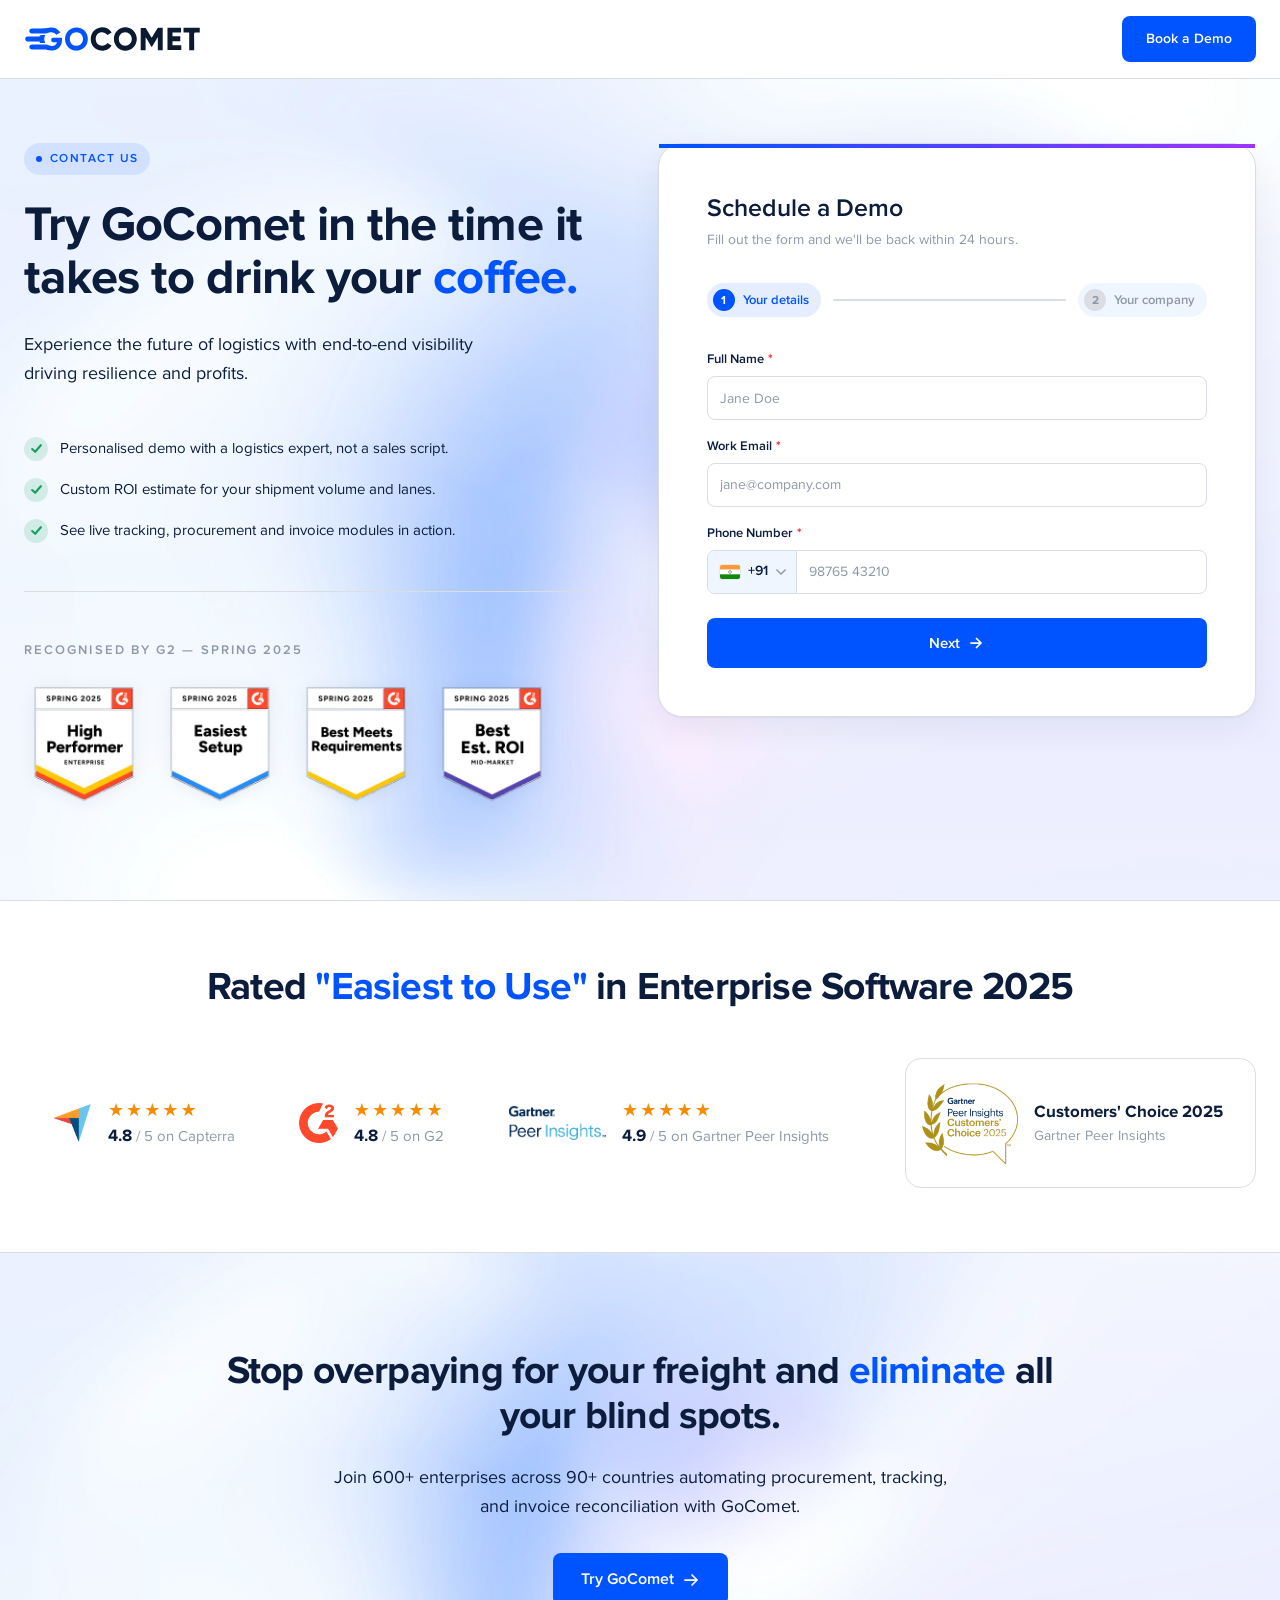
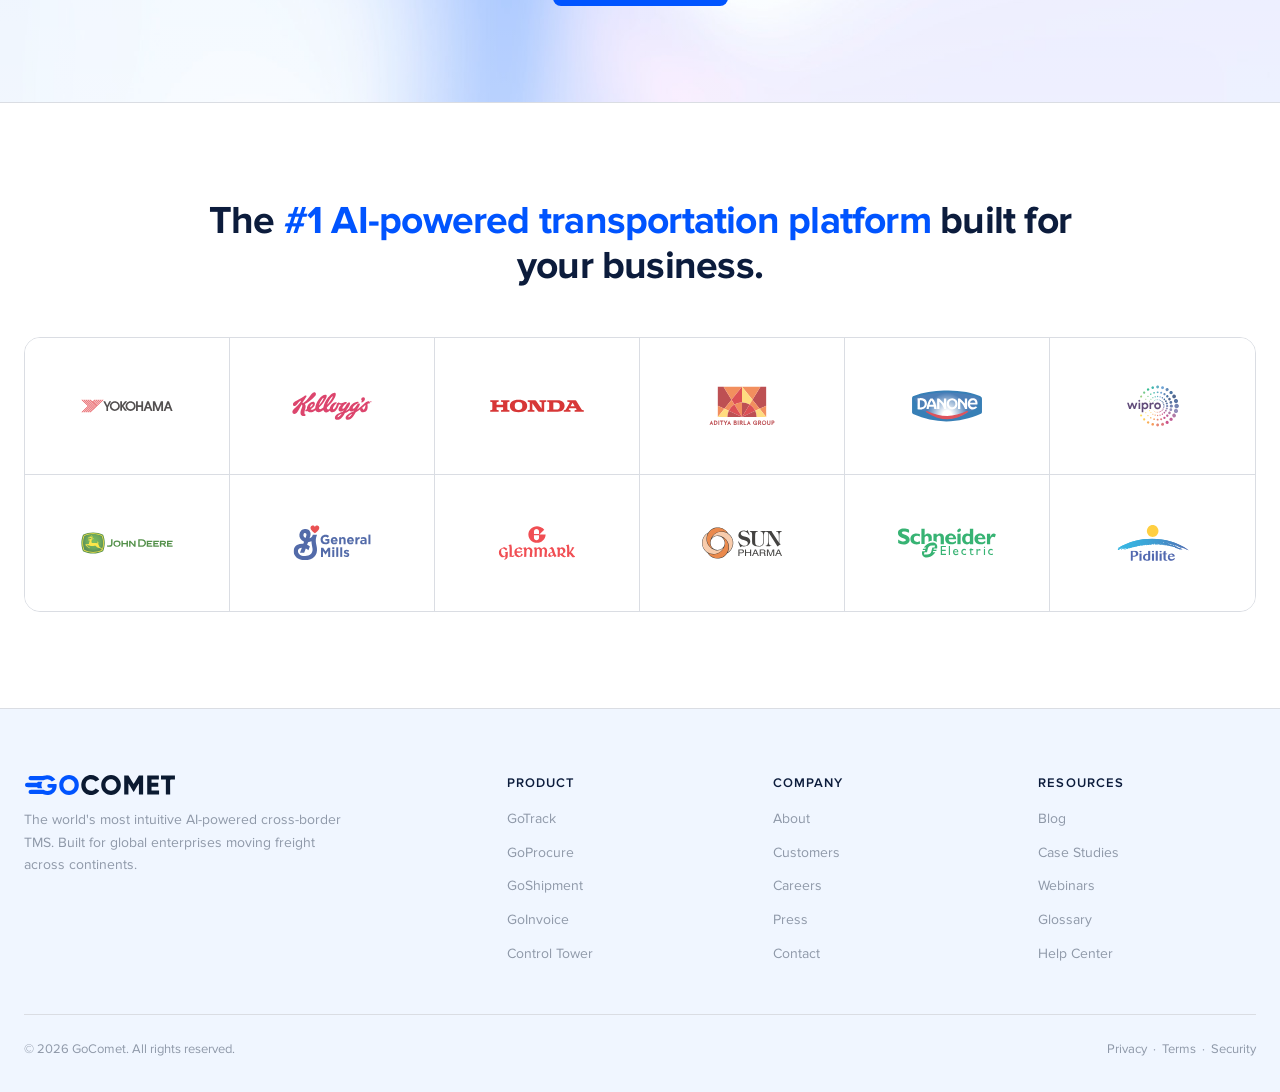
<file: gocomet-contact-page-v2/index.html>
<!DOCTYPE html>
<html lang="en" data-theme="main">
<head>
<meta charset="UTF-8" />
<meta name="viewport" content="width=device-width, initial-scale=1" />
<title>Contact Us — GoComet</title>
<meta name="description" content="Get in touch with GoComet. Schedule a demo to see the world's most intuitive AI-powered cross-border TMS in action." />
<style>
  /* ==============================================================
     Fonts
  ============================================================== */
  @font-face {
    font-family: "Proxima Nova";
    src: url("assets/fonts/ProximaNova-Regular.woff2") format("woff2");
    font-weight: 400; font-style: normal; font-display: swap;
  }
  @font-face {
    font-family: "Proxima Nova";
    src: url("assets/fonts/ProximaNova-Semibold.woff2") format("woff2");
    font-weight: 600; font-style: normal; font-display: swap;
  }
  @font-face {
    font-family: "Proxima Nova";
    src: url("assets/fonts/ProximaNova-Bold.woff2") format("woff2");
    font-weight: 700; font-style: normal; font-display: swap;
  }

  /* ==============================================================
     Tokens — Main theme
  ============================================================== */
  :root {
    --primary: #0054FF;
    --primary-hover: #003E9C;
    --secondary: #3376FF;
    --accent: #A033FF;
    --success: #179E60;
    --warning: #F68C00;
    --danger: #EB2E2E;
    --bg: #FFFFFF;
    --surface: #F0F6FF;
    --border: #DADDE3;
    --text: #0C1C3C;
    --text-muted: #8E98A8;

    --space-xs: 4px;   --space-sm: 8px;   --space-md: 12px;
    --space-lg: 16px;  --space-xl: 24px;  --space-2xl: 32px;
    --space-3xl: 48px; --space-4xl: 64px; --space-5xl: 96px;
    --space-6xl: 128px;

    --radius-xs: 2px;  --radius-sm: 4px;  --radius-md: 8px;
    --radius-lg: 12px; --radius-xl: 16px; --radius-2xl: 24px;
    --radius-full: 9999px;
  }

  /* ==============================================================
     Base
  ============================================================== */
  * { box-sizing: border-box; }
  html, body { margin: 0; padding: 0; }
  body {
    font-family: "Proxima Nova", system-ui, sans-serif;
    font-size: 16px;
    line-height: 1.6;
    color: var(--text);
    background: var(--bg);
    -webkit-font-smoothing: antialiased;
  }
  img { display: block; max-width: 100%; height: auto; }
  a { color: inherit; text-decoration: none; }

  .container {
    max-width: 1280px;
    margin: 0 auto;
    padding: 0 var(--space-xl);
  }
  @media (max-width: 640px) {
    .container { padding: 0 var(--space-lg); }
  }

  /* ==============================================================
     Nav
  ============================================================== */
  .nav {
    position: sticky;
    top: 0;
    z-index: 100;
    background: color-mix(in srgb, var(--bg) 92%, transparent);
    backdrop-filter: blur(12px);
    border-bottom: 1px solid var(--border);
  }
  .nav-inner {
    max-width: 1280px;
    margin: 0 auto;
    padding: var(--space-lg) var(--space-xl);
    display: flex;
    align-items: center;
    justify-content: space-between;
    gap: var(--space-xl);
  }
  .nav img { height: 28px; width: auto; }
  .nav-cta {
    display: inline-flex;
    align-items: center;
    gap: var(--space-sm);
    background: var(--primary);
    color: #fff;
    font-weight: 600;
    font-size: 14px;
    padding: var(--space-md) var(--space-xl);
    border-radius: var(--radius-md);
    transition: background .15s;
  }
  .nav-cta:hover { background: var(--primary-hover); }

  /* ==============================================================
     Hero
  ============================================================== */
  .hero {
    padding: var(--space-4xl) 0 var(--space-5xl);
    position: relative;
    overflow: hidden;
    background-image: url("assets/bg/agentic-theme-bg.png");
    background-size: cover;
    background-position: center;
    background-repeat: no-repeat;
  }
  /* Soft white-to-transparent overlay so text/cards stay readable on top of the mesh */
  .hero::before {
    content: "";
    position: absolute;
    inset: 0;
    background: linear-gradient(180deg,
      color-mix(in srgb, var(--bg) 35%, transparent) 0%,
      color-mix(in srgb, var(--bg) 15%, transparent) 60%,
      color-mix(in srgb, var(--bg) 30%, transparent) 100%);
    pointer-events: none;
    z-index: 0;
  }
  .hero > * { position: relative; z-index: 1; }

  .hero-grid {
    display: grid;
    grid-template-columns: 1fr 1.05fr;
    gap: var(--space-4xl);
    align-items: start;
  }
  @media (max-width: 960px) {
    .hero-grid { grid-template-columns: 1fr; gap: var(--space-3xl); }
    .hero { padding: var(--space-3xl) 0 var(--space-4xl); }
  }

  /* Hero left */
  .hero-eyebrow {
    display: inline-flex;
    align-items: center;
    gap: var(--space-sm);
    font-size: 12px;
    font-weight: 600;
    letter-spacing: 0.12em;
    text-transform: uppercase;
    color: var(--primary);
    background: color-mix(in srgb, var(--primary) 10%, transparent);
    padding: 6px 12px;
    border-radius: var(--radius-full);
    margin-bottom: var(--space-xl);
  }
  .hero-eyebrow::before {
    content: "";
    width: 6px; height: 6px;
    border-radius: var(--radius-full);
    background: var(--primary);
  }
  .hero-title {
    font-size: 48.83px;
    line-height: 1.1;
    font-weight: 700;
    margin: 0 0 var(--space-xl);
    letter-spacing: -0.02em;
    max-width: 560px;
  }
  .hero-title .accent { color: var(--primary); }
  .hero-lede {
    font-size: 18px;
    line-height: 1.6;
    color: var(--text);
    margin: 0 0 var(--space-3xl);
    max-width: 480px;
  }
  @media (max-width: 640px) {
    .hero-title { font-size: 36px; }
    .hero-lede { font-size: 16px; }
  }

  .hero-points {
    list-style: none;
    padding: 0;
    margin: 0 0 var(--space-3xl);
    display: grid;
    gap: var(--space-lg);
  }
  .hero-points li {
    display: flex;
    align-items: flex-start;
    gap: var(--space-md);
    font-size: 15px;
    color: var(--text);
  }
  .hero-points .check {
    flex: 0 0 24px;
    width: 24px;
    height: 24px;
    border-radius: var(--radius-full);
    background: color-mix(in srgb, var(--success) 15%, transparent);
    color: var(--success);
    display: grid;
    place-items: center;
    margin-top: 1px;
  }
  .hero-points .check svg { width: 13px; height: 13px; }

  /* Trust badges block under copy */
  .trust-block {
    margin-top: var(--space-3xl);
    padding-top: var(--space-3xl);
    border-top: 1px solid var(--border);
  }
  .trust-label {
    font-size: 13px;
    font-weight: 600;
    letter-spacing: 0.16em;
    text-transform: uppercase;
    color: var(--text-muted);
    margin-bottom: var(--space-xl);
  }
  .g2-row {
    display: flex;
    flex-wrap: wrap;
    gap: var(--space-lg);
    align-items: center;
  }
  .g2-badge-img {
    height: 120px;
    width: auto;
    display: block;
    filter: drop-shadow(0 2px 8px rgba(12, 28, 60, 0.08));
    transition: transform .2s, filter .2s;
  }
  .g2-badge-img:hover {
    transform: translateY(-3px);
    filter: drop-shadow(0 6px 14px rgba(12, 28, 60, 0.12));
  }
  @media (max-width: 640px) {
    .g2-badge-img { height: 88px; }
  }

  /* ==============================================================
     Form Card (the redesigned form from before)
  ============================================================== */
  .form-card {
    background: var(--bg);
    border: 1px solid var(--border);
    border-radius: var(--radius-2xl);
    padding: var(--space-3xl);
    box-shadow:
      0 1px 2px rgba(12, 28, 60, 0.04),
      0 12px 32px rgba(12, 28, 60, 0.06);
    position: relative;
  }
  .form-card::before {
    content: "";
    position: absolute;
    inset: 0 0 auto 0;
    height: 4px;
    background: linear-gradient(90deg, var(--primary), var(--accent));
  }
  @media (max-width: 640px) { .form-card { padding: var(--space-xl); } }

  .form-header { margin-bottom: var(--space-2xl); }
  .form-header h2 {
    font-size: 25px;
    line-height: 1.3;
    font-weight: 600;
    margin: 0 0 var(--space-xs);
  }
  .form-header p {
    font-size: 14px;
    color: var(--text-muted);
    margin: 0;
  }

  /* Step indicator */
  .step-indicator {
    display: flex;
    align-items: center;
    gap: var(--space-md);
    margin-bottom: var(--space-2xl);
  }
  .step-pill {
    display: inline-flex;
    align-items: center;
    gap: var(--space-sm);
    padding: 6px 12px 6px 6px;
    border-radius: var(--radius-full);
    background: var(--surface);
    color: var(--text-muted);
    font-size: 13px;
    font-weight: 600;
    transition: background .2s, color .2s;
  }
  .step-pill .step-num {
    width: 22px;
    height: 22px;
    border-radius: var(--radius-full);
    background: var(--border);
    color: var(--text-muted);
    display: grid;
    place-items: center;
    font-size: 12px;
    font-weight: 700;
    transition: background .2s, color .2s;
    flex: 0 0 22px;
  }
  .step-pill.active {
    background: color-mix(in srgb, var(--primary) 10%, transparent);
    color: var(--primary);
  }
  .step-pill.active .step-num {
    background: var(--primary);
    color: #fff;
  }
  .step-pill.completed .step-num {
    background: var(--success);
    color: #fff;
  }
  .step-divider {
    flex: 1;
    height: 2px;
    background: var(--border);
    border-radius: var(--radius-full);
    transition: background .2s;
    min-width: 16px;
  }
  .step-divider.active {
    background: linear-gradient(90deg, var(--success), var(--primary));
  }

  /* Form step container — only the active one is shown */
  .form-step { display: none; }
  .form-step.active { display: block; }

  /* Step navigation (Back + Submit on step 2) */
  .step-nav {
    display: flex;
    gap: var(--space-md);
    margin-top: var(--space-xl);
  }
  .step-nav .submit-btn { flex: 1; }
  .back-btn {
    display: inline-flex;
    align-items: center;
    justify-content: center;
    gap: var(--space-sm);
    height: 50px;
    padding: 0 var(--space-xl);
    background: transparent;
    color: var(--text);
    border: 1px solid var(--border);
    border-radius: var(--radius-md);
    font: inherit;
    font-weight: 600;
    font-size: 15px;
    cursor: pointer;
    transition: background .15s, border-color .15s;
  }
  .back-btn:hover {
    background: var(--surface);
    border-color: #B8BFCC;
  }
  .back-btn svg { width: 16px; height: 16px; }

  .field {
    display: flex;
    flex-direction: column;
    gap: 6px;
    margin-bottom: var(--space-lg);
  }
  .field-label {
    font-size: 13px;
    font-weight: 600;
    display: flex;
    align-items: center;
    gap: 4px;
  }
  .field-label .req { color: var(--danger); font-weight: 700; }

  .input {
    width: 100%;
    height: 44px;
    padding: 0 var(--space-md);
    font: inherit;
    font-size: 14px;
    color: var(--text);
    background: var(--bg);
    border: 1px solid var(--border);
    border-radius: var(--radius-md);
    transition: border-color .15s, box-shadow .15s;
    outline: none;
  }
  .input::placeholder { color: var(--text-muted); }
  .input:hover { border-color: #B8BFCC; }
  .input:focus {
    border-color: var(--primary);
    box-shadow: 0 0 0 3px color-mix(in srgb, var(--primary) 18%, transparent);
  }

  /* Phone composite */
  .phone-group {
    display: flex;
    align-items: stretch;
    border: 1px solid var(--border);
    border-radius: var(--radius-md);
    background: var(--bg);
    position: relative;
    transition: border-color .15s, box-shadow .15s;
  }
  .phone-group:hover { border-color: #B8BFCC; }
  .phone-group:focus-within {
    border-color: var(--primary);
    box-shadow: 0 0 0 3px color-mix(in srgb, var(--primary) 18%, transparent);
  }
  .country-trigger {
    display: inline-flex;
    align-items: center;
    gap: var(--space-sm);
    background: var(--surface);
    border: none;
    border-right: 1px solid var(--border);
    padding: 0 10px 0 12px;
    height: 42px;
    cursor: pointer;
    font: inherit;
    font-size: 14px;
    color: var(--text);
    border-radius: var(--radius-md) 0 0 var(--radius-md);
    transition: background .15s;
  }
  .country-trigger:hover { background: #E4EEFF; }
  .country-trigger .flag {
    width: 20px; height: 14px;
    border-radius: 2px;
    overflow: hidden;
    flex: 0 0 20px;
    box-shadow: 0 0 0 1px rgba(0,0,0,0.06);
  }
  .country-trigger .flag svg { display: block; width: 100%; height: 100%; }
  .country-trigger .code { font-weight: 600; }
  .country-trigger .caret {
    width: 10px; height: 10px;
    color: var(--text-muted);
    transition: transform .15s;
  }
  .country-trigger[aria-expanded="true"] .caret { transform: rotate(180deg); }
  .phone-input {
    flex: 1;
    border: none;
    background: transparent;
    height: 42px;
    padding: 0 var(--space-md);
    font: inherit;
    font-size: 14px;
    color: var(--text);
    outline: none;
    border-radius: 0 var(--radius-md) var(--radius-md) 0;
  }
  .phone-input::placeholder { color: var(--text-muted); }

  .country-menu {
    position: absolute;
    top: calc(100% + 6px);
    left: 0;
    min-width: 280px;
    max-height: 280px;
    overflow-y: auto;
    background: var(--bg);
    border: 1px solid var(--border);
    border-radius: var(--radius-md);
    box-shadow: 0 4px 12px rgba(12,28,60,.08), 0 12px 32px rgba(12,28,60,.10);
    z-index: 50;
    padding: 6px;
    display: none;
  }
  .country-menu.open { display: block; }
  .country-option {
    display: flex;
    align-items: center;
    gap: var(--space-md);
    padding: 8px 10px;
    border-radius: var(--radius-sm);
    cursor: pointer;
    font-size: 14px;
    transition: background .12s;
  }
  .country-option:hover { background: var(--surface); }
  .country-option.selected {
    background: color-mix(in srgb, var(--primary) 8%, transparent);
    color: var(--primary);
    font-weight: 600;
  }
  .country-option .flag {
    width: 20px; height: 14px;
    border-radius: 2px;
    overflow: hidden;
    flex: 0 0 20px;
    box-shadow: 0 0 0 1px rgba(0,0,0,0.06);
  }
  .country-option .flag svg { display: block; width: 100%; height: 100%; }
  .country-option .name { flex: 1; }
  .country-option .dial { color: var(--text-muted); }
  .country-option.selected .dial { color: var(--primary); }

  /* Custom select (Title) */
  .custom-select { position: relative; }
  .custom-select-trigger {
    width: 100%;
    height: 44px;
    padding: 0 38px 0 var(--space-md);
    font: inherit;
    font-size: 14px;
    color: var(--text);
    background: var(--bg);
    border: 1px solid var(--border);
    border-radius: var(--radius-md);
    cursor: pointer;
    text-align: left;
    transition: border-color .15s, box-shadow .15s;
    display: flex;
    align-items: center;
    position: relative;
  }
  .custom-select-trigger:hover { border-color: #B8BFCC; }
  .custom-select-trigger:focus,
  .custom-select-trigger[aria-expanded="true"] {
    outline: none;
    border-color: var(--primary);
    box-shadow: 0 0 0 3px color-mix(in srgb, var(--primary) 18%, transparent);
  }
  .custom-select-trigger.placeholder { color: var(--text-muted); }
  .custom-select-trigger .caret {
    position: absolute;
    right: 14px;
    top: 50%;
    transform: translateY(-50%);
    width: 12px; height: 8px;
    color: var(--text-muted);
    transition: transform .15s, color .15s;
    pointer-events: none;
  }
  .custom-select-trigger[aria-expanded="true"] .caret {
    transform: translateY(-50%) rotate(180deg);
    color: var(--primary);
  }
  .custom-select-menu {
    position: absolute;
    top: calc(100% + 6px);
    left: 0; right: 0;
    max-height: 320px;
    overflow-y: auto;
    background: var(--bg);
    border: 1px solid var(--border);
    border-radius: var(--radius-md);
    box-shadow: 0 4px 12px rgba(12,28,60,.08), 0 12px 32px rgba(12,28,60,.10);
    z-index: 50;
    padding: 6px;
    display: none;
  }
  .custom-select-menu.open { display: block; }
  .custom-select-group {
    font-size: 11px;
    font-weight: 600;
    letter-spacing: 0.10em;
    text-transform: uppercase;
    color: var(--text-muted);
    padding: 10px 10px 4px;
  }
  .custom-select-option {
    display: flex;
    align-items: center;
    justify-content: space-between;
    padding: 9px 10px;
    border-radius: var(--radius-sm);
    cursor: pointer;
    font-size: 14px;
    transition: background .12s;
  }
  .custom-select-option:hover { background: var(--surface); }
  .custom-select-option.selected {
    background: color-mix(in srgb, var(--primary) 8%, transparent);
    color: var(--primary);
    font-weight: 600;
  }
  .custom-select-option .check {
    width: 14px; height: 14px;
    color: var(--primary);
    opacity: 0;
    flex: 0 0 14px;
  }
  .custom-select-option.selected .check { opacity: 1; }

  /* Website URL prefix */
  .input-prefix {
    display: flex;
    align-items: stretch;
    border: 1px solid var(--border);
    border-radius: var(--radius-md);
    background: var(--bg);
    overflow: hidden;
    transition: border-color .15s, box-shadow .15s;
  }
  .input-prefix:hover { border-color: #B8BFCC; }
  .input-prefix:focus-within {
    border-color: var(--primary);
    box-shadow: 0 0 0 3px color-mix(in srgb, var(--primary) 18%, transparent);
  }
  .input-prefix .prefix {
    display: inline-flex;
    align-items: center;
    padding: 0 var(--space-md);
    background: var(--surface);
    color: var(--text-muted);
    font-size: 14px;
    border-right: 1px solid var(--border);
    user-select: none;
  }
  .input-prefix input {
    flex: 1;
    border: none;
    background: transparent;
    height: 42px;
    padding: 0 var(--space-md);
    font: inherit;
    font-size: 14px;
    color: var(--text);
    outline: none;
  }
  .input-prefix input::placeholder { color: var(--text-muted); }

  /* Radio tiles */
  .radio-grid {
    display: grid;
    grid-template-columns: 1fr 1fr;
    gap: var(--space-sm);
  }
  .radio-tile {
    position: relative;
    display: flex;
    align-items: center;
    gap: var(--space-sm);
    padding: var(--space-md) var(--space-lg);
    background: var(--bg);
    border: 1px solid var(--border);
    border-radius: var(--radius-md);
    cursor: pointer;
    transition: border-color .15s, background .15s, box-shadow .15s;
    font-size: 14px;
  }
  .radio-tile:hover { border-color: #B8BFCC; background: var(--surface); }
  .radio-tile input[type="radio"] {
    position: absolute;
    opacity: 0;
    pointer-events: none;
  }
  .radio-tile .dot {
    width: 16px; height: 16px;
    border-radius: var(--radius-full);
    border: 1.5px solid var(--border);
    background: var(--bg);
    flex: 0 0 16px;
    display: grid;
    place-items: center;
    transition: border-color .15s, background .15s;
  }
  .radio-tile .dot::after {
    content: "";
    width: 6px; height: 6px;
    border-radius: var(--radius-full);
    background: #fff;
    transform: scale(0);
    transition: transform .15s;
  }
  .radio-tile input:checked ~ .dot { border-color: var(--primary); background: var(--primary); }
  .radio-tile input:checked ~ .dot::after { transform: scale(1); }
  .radio-tile:has(input:checked) {
    border-color: var(--primary);
    background: color-mix(in srgb, var(--primary) 6%, var(--bg));
    box-shadow: 0 0 0 1px var(--primary);
  }

  /* Submit */
  .submit-row { margin-top: var(--space-xl); }
  .submit-btn {
    display: inline-flex;
    align-items: center;
    justify-content: center;
    gap: var(--space-sm);
    width: 100%;
    height: 50px;
    background: var(--primary);
    color: #fff;
    border: none;
    border-radius: var(--radius-md);
    font: inherit;
    font-weight: 600;
    font-size: 15px;
    cursor: pointer;
    transition: background .15s, transform .1s;
  }
  .submit-btn:hover { background: var(--primary-hover); }
  .submit-btn:active { transform: translateY(1px); }
  .submit-btn svg { width: 16px; height: 16px; }

  .privacy-note {
    margin-top: var(--space-md);
    font-size: 12px;
    color: var(--text-muted);
    text-align: center;
    line-height: 1.5;
  }
  .privacy-note a { color: var(--primary); }
  .privacy-note a:hover { text-decoration: underline; }

  /* ==============================================================
     Ratings strip
  ============================================================== */
  .ratings-strip {
    background: var(--bg);
    border-top: 1px solid var(--border);
    border-bottom: 1px solid var(--border);
    padding: var(--space-4xl) 0;
  }
  .ratings-title {
    text-align: center;
    font-size: 39.06px;
    line-height: 1.15;
    font-weight: 700;
    margin: 0 0 var(--space-3xl);
    letter-spacing: -0.02em;
  }
  .ratings-title .accent { color: var(--primary); }
  @media (max-width: 640px) {
    .ratings-title { font-size: 28px; }
  }
  .ratings-layout {
    display: grid;
    grid-template-columns: 1fr auto;
    gap: var(--space-3xl);
    align-items: center;
  }
  @media (max-width: 960px) {
    .ratings-layout {
      grid-template-columns: 1fr;
      gap: var(--space-2xl);
    }
  }
  .ratings-row {
    display: flex;
    justify-content: center;
    gap: var(--space-4xl);
    flex-wrap: wrap;
  }
  .rating-item {
    display: flex;
    align-items: center;
    gap: var(--space-lg);
  }
  /* Dark-bg chip — kept for any future use; currently unused */
  .rating-logo-chip {
    width: 56px;
    height: 56px;
    background: #000;
    border-radius: var(--radius-md);
    display: grid;
    place-items: center;
    overflow: hidden;
    flex: 0 0 56px;
  }
  .rating-logo-chip img {
    max-width: 70%;
    max-height: 70%;
    width: auto;
    height: auto;
    object-fit: contain;
  }
  .rating-logo-img {
    height: 40px;
    width: auto;
    object-fit: contain;
    flex: 0 0 auto;
  }
  .rating-logo-img.wide { height: 34px; }
  .rating-meta {
    display: flex;
    flex-direction: column;
    line-height: 1.2;
  }
  .rating-stars {
    color: var(--warning);
    letter-spacing: 2px;
    font-size: 18px;
  }
  .rating-score {
    font-size: 15px;
    color: var(--text-muted);
    margin-top: 4px;
  }
  .rating-score strong {
    color: var(--text);
    font-weight: 700;
    font-size: 17px;
  }

  /* Gartner Customers' Choice award tile */
  .award-tile {
    display: flex;
    align-items: center;
    gap: var(--space-lg);
    background: var(--bg);
    border: 1px solid var(--border);
    border-radius: var(--radius-xl);
    padding: var(--space-lg) var(--space-2xl) var(--space-lg) var(--space-lg);
    text-decoration: none;
    color: var(--text);
    transition: transform .2s, border-color .2s, box-shadow .2s;
  }
  .award-tile:hover {
    transform: translateY(-2px);
    border-color: var(--primary);
    box-shadow: 0 8px 20px rgba(12, 28, 60, 0.08);
  }
  /* The award badge image renders straight (no wrapper) */
  .award-tile-img {
    width: 96px;
    height: 96px;
    object-fit: contain;
    flex: 0 0 96px;
  }
  .award-tile-text {
    display: flex;
    flex-direction: column;
    line-height: 1.3;
  }
  .award-tile-text strong {
    font-weight: 700;
    font-size: 17px;
    color: var(--text);
  }
  .award-tile-text span {
    font-size: 14px;
    color: var(--text-muted);
    margin-top: 4px;
  }
  @media (max-width: 960px) {
    .award-tile { justify-self: center; }
  }

  /* ==============================================================
     Mid CTA section
  ============================================================== */
  .mid-cta {
    padding: var(--space-5xl) 0;
    text-align: center;
    position: relative;
    overflow: hidden;
    background-image: url("assets/bg/agentic-theme-bg.png");
    background-size: cover;
    background-position: center;
    background-repeat: no-repeat;
  }
  /* Readability overlay so the headline / CTA button stay sharp on top of the mesh */
  .mid-cta::before {
    content: "";
    position: absolute;
    inset: 0;
    background: linear-gradient(180deg,
      color-mix(in srgb, var(--bg) 30%, transparent) 0%,
      color-mix(in srgb, var(--bg) 15%, transparent) 50%,
      color-mix(in srgb, var(--bg) 30%, transparent) 100%);
    pointer-events: none;
    z-index: 0;
  }
  .mid-cta > * { position: relative; z-index: 1; }
  .mid-cta h2 {
    font-size: 39.06px;
    line-height: 1.15;
    font-weight: 700;
    margin: 0 0 var(--space-xl);
    letter-spacing: -0.02em;
    max-width: 880px;
    margin-left: auto;
    margin-right: auto;
  }
  .mid-cta h2 .accent { color: var(--primary); }
  .mid-cta p {
    color: var(--text);
    font-size: 18px;
    margin: 0 0 var(--space-2xl);
    max-width: 640px;
    margin-left: auto;
    margin-right: auto;
  }
  .btn-primary {
    display: inline-flex;
    align-items: center;
    gap: var(--space-sm);
    background: var(--primary);
    color: #fff;
    font-weight: 600;
    font-size: 16px;
    padding: 14px 28px;
    border-radius: var(--radius-md);
    transition: background .15s, transform .1s;
    border: none;
    cursor: pointer;
  }
  .btn-primary:hover { background: var(--primary-hover); }
  .btn-primary:active { transform: translateY(1px); }
  .btn-primary svg { width: 18px; height: 18px; }
  @media (max-width: 640px) {
    .mid-cta { padding: var(--space-4xl) 0; }
    .mid-cta h2 { font-size: 28px; }
    .mid-cta p { font-size: 16px; }
  }

  /* ==============================================================
     Customer roster
  ============================================================== */
  .customer-section {
    background: var(--bg);
    padding: var(--space-5xl) 0;
    border-top: 1px solid var(--border);
  }
  .customer-section h3 {
    text-align: center;
    font-size: 39.06px;
    line-height: 1.15;
    font-weight: 700;
    margin: 0 0 var(--space-3xl);
    letter-spacing: -0.02em;
    max-width: 880px;
    margin-left: auto;
    margin-right: auto;
  }
  .customer-section h3 .accent { color: var(--primary); }
  @media (max-width: 640px) {
    .customer-section h3 { font-size: 28px; }
  }
  .customer-grid {
    display: grid;
    grid-template-columns: repeat(6, 1fr);
    gap: 0;
    background: var(--bg);
    border: 1px solid var(--border);
    border-radius: var(--radius-xl);
    overflow: hidden;
  }
  @media (max-width: 960px) {
    .customer-grid { grid-template-columns: repeat(4, 1fr); }
  }
  @media (max-width: 640px) {
    .customer-grid { grid-template-columns: repeat(3, 1fr); }
    .customer-section { padding: var(--space-4xl) 0; }
  }
  .customer-tile {
    aspect-ratio: 3 / 2;
    display: grid;
    place-items: center;
    padding: var(--space-lg);
    /* Shared 1px borders between tiles via right + bottom; outermost trimmed below */
    border-right: 1px solid var(--border);
    border-bottom: 1px solid var(--border);
    transition: background .2s;
    background: var(--bg);
  }
  .customer-tile:hover { background: var(--surface); }

  /* 6-column desktop: hide right border on every 6th column; hide bottom border on bottom row */
  @media (min-width: 961px) {
    .customer-tile:nth-child(6n) { border-right: none; }
    .customer-tile:nth-child(n+7) { /* row 2 is the last row */ }
    .customer-tile:nth-child(n+7) { border-bottom: none; }
  }
  /* 4-column tablet: 12 tiles = 3 rows; trim right on col 4, bottom on last row */
  @media (max-width: 960px) and (min-width: 641px) {
    .customer-tile:nth-child(4n) { border-right: none; }
    .customer-tile:nth-child(n+9) { border-bottom: none; }
  }
  /* 3-column mobile: 12 tiles = 4 rows; trim right on col 3, bottom on last row */
  @media (max-width: 640px) {
    .customer-tile:nth-child(3n) { border-right: none; }
    .customer-tile:nth-child(n+10) { border-bottom: none; }
  }

  .customer-tile img {
    max-width: 100%;
    max-height: 48px;
    width: auto;
    height: auto;
    object-fit: contain;
    opacity: 0.78;
    transition: opacity 1000ms ease;
  }
  /* When .fading is on, opacity goes to 0; JS swaps the src, then removes .fading */
  .customer-tile img.fading { opacity: 0; }
  @media (max-width: 640px) {
    .customer-tile img { max-height: 36px; }
  }

  /* ==============================================================
     Footer
  ============================================================== */
  .footer {
    background: var(--surface);
    border-top: 1px solid var(--border);
    padding: var(--space-4xl) 0 var(--space-2xl);
  }
  .footer-grid {
    display: grid;
    grid-template-columns: 2fr 1fr 1fr 1fr;
    gap: var(--space-3xl);
    margin-bottom: var(--space-3xl);
  }
  @media (max-width: 960px) {
    .footer-grid { grid-template-columns: 1fr 1fr; }
  }
  @media (max-width: 640px) {
    .footer-grid { grid-template-columns: 1fr; gap: var(--space-2xl); }
  }
  .footer-brand img { height: 24px; margin-bottom: var(--space-md); }
  .footer-tagline {
    color: var(--text-muted);
    font-size: 14px;
    line-height: 1.6;
    max-width: 320px;
    margin: 0 0 var(--space-lg);
  }
  .footer-col h4 {
    font-size: 13px;
    font-weight: 600;
    letter-spacing: 0.08em;
    text-transform: uppercase;
    color: var(--text);
    margin: 0 0 var(--space-md);
  }
  .footer-col ul { list-style: none; padding: 0; margin: 0; display: grid; gap: var(--space-sm); }
  .footer-col a {
    font-size: 14px;
    color: var(--text-muted);
    transition: color .15s;
  }
  .footer-col a:hover { color: var(--primary); }
  .footer-bottom {
    border-top: 1px solid var(--border);
    padding-top: var(--space-xl);
    display: flex;
    justify-content: space-between;
    flex-wrap: wrap;
    gap: var(--space-md);
    font-size: 13px;
    color: var(--text-muted);
  }
  .footer-bottom a:hover { color: var(--primary); }
</style>
</head>
<body>

  <!-- ============================================================
       Nav
  ============================================================ -->
  <nav class="nav">
    <div class="nav-inner">
      <a href="#"><img src="assets/gocomet-logo.svg" alt="GoComet" /></a>
      <a href="#form" class="nav-cta">Book a Demo</a>
    </div>
  </nav>

  <!-- ============================================================
       Hero
  ============================================================ -->
  <section class="hero">
    <div class="container">
      <div class="hero-grid">

        <!-- LEFT -->
        <div>
          <span class="hero-eyebrow">Contact Us</span>
          <h1 class="hero-title">
            Try GoComet in the time it takes to drink your <span class="accent">coffee.</span>
          </h1>
          <p class="hero-lede">
            Experience the future of logistics with end-to-end visibility driving resilience and profits.
          </p>

          <ul class="hero-points">
            <li>
              <span class="check"><svg viewBox="0 0 12 12" fill="none"><path d="M2 6.5L4.8 9L10 3" stroke="currentColor" stroke-width="2" stroke-linecap="round" stroke-linejoin="round"/></svg></span>
              <span>Personalised demo with a logistics expert, not a sales script.</span>
            </li>
            <li>
              <span class="check"><svg viewBox="0 0 12 12" fill="none"><path d="M2 6.5L4.8 9L10 3" stroke="currentColor" stroke-width="2" stroke-linecap="round" stroke-linejoin="round"/></svg></span>
              <span>Custom ROI estimate for your shipment volume and lanes.</span>
            </li>
            <li>
              <span class="check"><svg viewBox="0 0 12 12" fill="none"><path d="M2 6.5L4.8 9L10 3" stroke="currentColor" stroke-width="2" stroke-linecap="round" stroke-linejoin="round"/></svg></span>
              <span>See live tracking, procurement and invoice modules in action.</span>
            </li>
          </ul>

          <div class="trust-block">
            <div class="trust-label">Recognised by G2 — Spring 2025</div>
            <div class="g2-row">
              <img class="g2-badge-img" src="assets/badges/g2-high-performer.png" alt="G2 High Performer — Enterprise — Spring 2025" />
              <img class="g2-badge-img" src="assets/badges/g2-easiest-setup.png" alt="G2 Easiest Setup — Spring 2025" />
              <img class="g2-badge-img" src="assets/badges/g2-best-meets-requirements.png" alt="G2 Best Meets Requirements — Spring 2025" />
              <img class="g2-badge-img" src="assets/badges/g2-best-roi.png" alt="G2 Best Estimated ROI — Mid-Market — Spring 2025" />
            </div>
          </div>
        </div>

        <!-- RIGHT — Form -->
        <div id="form" class="form-card">
          <div class="form-header">
            <h2>Schedule a Demo</h2>
            <p>Fill out the form and we'll be back within 24 hours.</p>
          </div>

          <!-- Step indicator -->
          <div class="step-indicator" aria-hidden="true">
            <div class="step-pill active" data-step="1">
              <span class="step-num">1</span>
              <span class="step-label">Your details</span>
            </div>
            <div class="step-divider"></div>
            <div class="step-pill" data-step="2">
              <span class="step-num">2</span>
              <span class="step-label">Your company</span>
            </div>
          </div>

          <form id="contactForm" onsubmit="event.preventDefault(); alert('Form submitted (demo).');">

            <!-- ========== STEP 1: Your details ========== -->
            <div class="form-step active" data-step="1">

              <div class="field">
                <label class="field-label" for="fullName">Full Name <span class="req">*</span></label>
                <input class="input" type="text" id="fullName" name="fullName" placeholder="Jane Doe" required />
              </div>

              <div class="field">
                <label class="field-label" for="email">Work Email <span class="req">*</span></label>
                <input class="input" type="email" id="email" name="email" placeholder="jane@company.com" required />
              </div>

              <div class="field">
                <label class="field-label" for="phone">Phone Number <span class="req">*</span></label>
                <div class="phone-group">
                  <button type="button" class="country-trigger" id="countryTrigger" aria-haspopup="listbox" aria-expanded="false">
                    <span class="flag" id="countryFlag"></span>
                    <span class="code" id="countryCode">+91</span>
                    <svg class="caret" viewBox="0 0 12 8" fill="none" aria-hidden="true">
                      <path d="M1 1.5L6 6.5L11 1.5" stroke="currentColor" stroke-width="1.75" stroke-linecap="round" stroke-linejoin="round"/>
                    </svg>
                  </button>
                  <input class="phone-input" type="tel" id="phone" name="phone" placeholder="98765 43210" required />
                  <input type="hidden" id="countryCodeValue" name="countryCode" value="+91" />
                  <div class="country-menu" id="countryMenu" role="listbox"></div>
                </div>
              </div>

              <div class="submit-row">
                <button class="submit-btn" type="button" id="goToStep2">
                  Next
                  <svg viewBox="0 0 16 16" fill="none">
                    <path d="M3 8H13M13 8L8.5 3.5M13 8L8.5 12.5" stroke="currentColor" stroke-width="1.75" stroke-linecap="round" stroke-linejoin="round"/>
                  </svg>
                </button>
              </div>

            </div>

            <!-- ========== STEP 2: Your company ========== -->
            <div class="form-step" data-step="2">

              <div class="field">
                <label class="field-label" for="titleTrigger">Title <span class="req">*</span></label>
                <div class="custom-select" id="titleSelect">
                  <button type="button" class="custom-select-trigger placeholder" id="titleTrigger" aria-haspopup="listbox" aria-expanded="false">
                    <span id="titleValue">Select your role</span>
                    <svg class="caret" viewBox="0 0 12 8" fill="none" aria-hidden="true">
                      <path d="M1 1.5L6 6.5L11 1.5" stroke="currentColor" stroke-width="1.75" stroke-linecap="round" stroke-linejoin="round"/>
                    </svg>
                  </button>
                  <input type="hidden" name="titleCategory" id="titleCategoryValue" required />
                  <div class="custom-select-menu" id="titleMenu" role="listbox"></div>
                </div>
              </div>

              <div class="field">
                <label class="field-label" for="website">Company Website <span class="req">*</span></label>
                <div class="input-prefix">
                  <span class="prefix">https://</span>
                  <input type="text" id="website" name="website" placeholder="yourcompany.com" required />
                </div>
              </div>

              <div class="field">
                <label class="field-label">No. of Shipments / Containers per month <span class="req">*</span></label>
                <div class="radio-grid">
                  <label class="radio-tile">
                    <input type="radio" name="volume" value="0-500" required />
                    <span class="dot"></span>
                    <span>0 – 500</span>
                  </label>
                  <label class="radio-tile">
                    <input type="radio" name="volume" value="500-1000" />
                    <span class="dot"></span>
                    <span>500 – 1,000</span>
                  </label>
                  <label class="radio-tile">
                    <input type="radio" name="volume" value="1000-5000" />
                    <span class="dot"></span>
                    <span>1,000 – 5,000</span>
                  </label>
                  <label class="radio-tile">
                    <input type="radio" name="volume" value="5000+" />
                    <span class="dot"></span>
                    <span>&gt;5,000</span>
                  </label>
                </div>
              </div>

              <div class="step-nav">
                <button class="back-btn" type="button" id="goToStep1">
                  <svg viewBox="0 0 16 16" fill="none">
                    <path d="M13 8H3M3 8L7.5 3.5M3 8L7.5 12.5" stroke="currentColor" stroke-width="1.75" stroke-linecap="round" stroke-linejoin="round"/>
                  </svg>
                  Back
                </button>
                <button class="submit-btn" type="submit">
                  Schedule a Demo
                  <svg viewBox="0 0 16 16" fill="none">
                    <path d="M3 8H13M13 8L8.5 3.5M13 8L8.5 12.5" stroke="currentColor" stroke-width="1.75" stroke-linecap="round" stroke-linejoin="round"/>
                  </svg>
                </button>
              </div>

              <p class="privacy-note">By submitting, you agree to our <a href="#">Privacy Policy</a> and <a href="#">Terms</a>.</p>

            </div>

          </form>
        </div>

      </div>
    </div>
  </section>

  <!-- ============================================================
       Ratings strip
  ============================================================ -->
  <section class="ratings-strip">
    <div class="container">
      <h2 class="ratings-title">
        Rated <span class="accent">"Easiest to Use"</span> in Enterprise Software 2025
      </h2>
      <div class="ratings-layout">
        <div class="ratings-row">
          <div class="rating-item">
            <img class="rating-logo-img" src="assets/ratings/capterra.png" alt="Capterra" />
            <div class="rating-meta">
              <div class="rating-stars">★★★★★</div>
              <div class="rating-score"><strong>4.8</strong> / 5 on Capterra</div>
            </div>
          </div>
          <div class="rating-item">
            <img class="rating-logo-img" src="assets/ratings/g2.png" alt="G2" />
            <div class="rating-meta">
              <div class="rating-stars">★★★★★</div>
              <div class="rating-score"><strong>4.8</strong> / 5 on G2</div>
            </div>
          </div>
          <div class="rating-item">
            <img class="rating-logo-img wide" src="assets/ratings/gartner-peer-insights.png" alt="Gartner Peer Insights" />
            <div class="rating-meta">
              <div class="rating-stars">★★★★★</div>
              <div class="rating-score"><strong>4.9</strong> / 5 on Gartner Peer Insights</div>
            </div>
          </div>
        </div>
        <a href="#form" class="award-tile" aria-label="Gartner Peer Insights Customers' Choice 2025">
          <img class="award-tile-img" src="assets/awards/gartner-customers-choice-2025.png" alt="Gartner Peer Insights Customers' Choice 2025" />
          <div class="award-tile-text">
            <strong>Customers' Choice 2025</strong>
            <span>Gartner Peer Insights</span>
          </div>
        </a>
      </div>
    </div>
  </section>

  <!-- ============================================================
       Mid CTA
  ============================================================ -->
  <section class="mid-cta">
    <div class="container">
      <h2>Stop overpaying for your freight and <span class="accent">eliminate</span> all your blind spots.</h2>
      <p>Join 600+ enterprises across 90+ countries automating procurement, tracking, and invoice reconciliation with GoComet.</p>
      <a href="#form" class="btn-primary">
        Try GoComet
        <svg viewBox="0 0 18 18" fill="none">
          <path d="M3 9H15M15 9L10 4M15 9L10 14" stroke="currentColor" stroke-width="1.75" stroke-linecap="round" stroke-linejoin="round"/>
        </svg>
      </a>
    </div>
  </section>

  <!-- ============================================================
       Customer roster
  ============================================================ -->
  <section class="customer-section">
    <div class="container">
      <h3>The <span class="accent">#1 AI-powered transportation platform</span> built for your business.</h3>
      <div class="customer-grid" id="customerGrid">
        <!-- 12 tiles in 6x2; JS rotates among 30 logos with random staggered fades -->
        <div class="customer-tile"><img alt="" /></div>
        <div class="customer-tile"><img alt="" /></div>
        <div class="customer-tile"><img alt="" /></div>
        <div class="customer-tile"><img alt="" /></div>
        <div class="customer-tile"><img alt="" /></div>
        <div class="customer-tile"><img alt="" /></div>
        <div class="customer-tile"><img alt="" /></div>
        <div class="customer-tile"><img alt="" /></div>
        <div class="customer-tile"><img alt="" /></div>
        <div class="customer-tile"><img alt="" /></div>
        <div class="customer-tile"><img alt="" /></div>
        <div class="customer-tile"><img alt="" /></div>
      </div>
    </div>
  </section>

  <!-- ============================================================
       Footer
  ============================================================ -->
  <footer class="footer">
    <div class="container">
      <div class="footer-grid">
        <div class="footer-brand">
          <img src="assets/gocomet-logo.svg" alt="GoComet" />
          <p class="footer-tagline">The world's most intuitive AI-powered cross-border TMS. Built for global enterprises moving freight across continents.</p>
        </div>
        <div class="footer-col">
          <h4>Product</h4>
          <ul>
            <li><a href="#">GoTrack</a></li>
            <li><a href="#">GoProcure</a></li>
            <li><a href="#">GoShipment</a></li>
            <li><a href="#">GoInvoice</a></li>
            <li><a href="#">Control Tower</a></li>
          </ul>
        </div>
        <div class="footer-col">
          <h4>Company</h4>
          <ul>
            <li><a href="#">About</a></li>
            <li><a href="#">Customers</a></li>
            <li><a href="#">Careers</a></li>
            <li><a href="#">Press</a></li>
            <li><a href="#">Contact</a></li>
          </ul>
        </div>
        <div class="footer-col">
          <h4>Resources</h4>
          <ul>
            <li><a href="#">Blog</a></li>
            <li><a href="#">Case Studies</a></li>
            <li><a href="#">Webinars</a></li>
            <li><a href="#">Glossary</a></li>
            <li><a href="#">Help Center</a></li>
          </ul>
        </div>
      </div>
      <div class="footer-bottom">
        <span>© 2026 GoComet. All rights reserved.</span>
        <span><a href="#">Privacy</a> &nbsp;·&nbsp; <a href="#">Terms</a> &nbsp;·&nbsp; <a href="#">Security</a></span>
      </div>
    </div>
  </footer>

  <script>
    // ============================================================
    // Country flags (inline SVG)
    // ============================================================
    const flagIN = `<svg viewBox="0 0 20 14" xmlns="http://www.w3.org/2000/svg"><rect width="20" height="4.66" fill="#FF9933"/><rect y="4.66" width="20" height="4.66" fill="#FFFFFF"/><rect y="9.34" width="20" height="4.66" fill="#138808"/><circle cx="10" cy="7" r="1.4" fill="none" stroke="#000080" stroke-width="0.4"/></svg>`;
    const flagUS = `<svg viewBox="0 0 20 14" xmlns="http://www.w3.org/2000/svg"><rect width="20" height="14" fill="#B22234"/><g fill="#FFFFFF"><rect y="1.08" width="20" height="1.08"/><rect y="3.23" width="20" height="1.08"/><rect y="5.38" width="20" height="1.08"/><rect y="7.54" width="20" height="1.08"/><rect y="9.69" width="20" height="1.08"/><rect y="11.85" width="20" height="1.08"/></g><rect width="8" height="7.54" fill="#3C3B6E"/></svg>`;
    const flagUK = `<svg viewBox="0 0 20 14" xmlns="http://www.w3.org/2000/svg"><rect width="20" height="14" fill="#012169"/><path d="M0 0 L20 14 M20 0 L0 14" stroke="#FFFFFF" stroke-width="2.8"/><path d="M0 0 L20 14 M20 0 L0 14" stroke="#C8102E" stroke-width="1.4"/><path d="M10 0 V14 M0 7 H20" stroke="#FFFFFF" stroke-width="4.6"/><path d="M10 0 V14 M0 7 H20" stroke="#C8102E" stroke-width="2.8"/></svg>`;
    const flagSG = `<svg viewBox="0 0 20 14" xmlns="http://www.w3.org/2000/svg"><rect width="20" height="7" fill="#ED2939"/><rect y="7" width="20" height="7" fill="#FFFFFF"/><circle cx="5" cy="3.5" r="2" fill="#FFFFFF"/><circle cx="5.7" cy="3.5" r="2" fill="#ED2939"/></svg>`;
    const flagAE = `<svg viewBox="0 0 20 14" xmlns="http://www.w3.org/2000/svg"><rect width="20" height="4.66" fill="#00732F"/><rect y="4.66" width="20" height="4.66" fill="#FFFFFF"/><rect y="9.34" width="20" height="4.66" fill="#000000"/><rect width="5.5" height="14" fill="#FF0000"/></svg>`;
    const flagAU = `<svg viewBox="0 0 20 14" xmlns="http://www.w3.org/2000/svg"><rect width="20" height="14" fill="#012169"/><rect width="10" height="7" fill="#012169"/><path d="M0 0 L10 7 M10 0 L0 7" stroke="#FFFFFF" stroke-width="1.4"/><path d="M5 0 V7 M0 3.5 H10" stroke="#FFFFFF" stroke-width="2.3"/><path d="M5 0 V7 M0 3.5 H10" stroke="#C8102E" stroke-width="1.4"/><circle cx="15" cy="9" r="0.8" fill="#FFFFFF"/><circle cx="17" cy="11" r="0.6" fill="#FFFFFF"/><circle cx="13" cy="11.5" r="0.6" fill="#FFFFFF"/></svg>`;
    const flagDE = `<svg viewBox="0 0 20 14" xmlns="http://www.w3.org/2000/svg"><rect width="20" height="4.66" fill="#000000"/><rect y="4.66" width="20" height="4.66" fill="#DD0000"/><rect y="9.34" width="20" height="4.66" fill="#FFCC00"/></svg>`;
    const flagJP = `<svg viewBox="0 0 20 14" xmlns="http://www.w3.org/2000/svg"><rect width="20" height="14" fill="#FFFFFF"/><circle cx="10" cy="7" r="4.2" fill="#BC002D"/></svg>`;
    const flagFR = `<svg viewBox="0 0 20 14" xmlns="http://www.w3.org/2000/svg"><rect width="6.67" height="14" fill="#0055A4"/><rect x="6.67" width="6.67" height="14" fill="#FFFFFF"/><rect x="13.33" width="6.67" height="14" fill="#EF4135"/></svg>`;
    const flagCA = `<svg viewBox="0 0 20 14" xmlns="http://www.w3.org/2000/svg"><rect width="20" height="14" fill="#FFFFFF"/><rect width="5" height="14" fill="#FF0000"/><rect x="15" width="5" height="14" fill="#FF0000"/><path d="M10 4 L10.8 6 L12.8 5.6 L11.6 7.2 L12.8 8.8 L10.8 8.4 L10 10.4 L9.2 8.4 L7.2 8.8 L8.4 7.2 L7.2 5.6 L9.2 6 Z" fill="#FF0000"/></svg>`;

    const countries = [
      { code: "+91",  name: "India",                  flag: flagIN, iso: "IN" },
      { code: "+1",   name: "United States",          flag: flagUS, iso: "US" },
      { code: "+44",  name: "United Kingdom",         flag: flagUK, iso: "UK" },
      { code: "+65",  name: "Singapore",              flag: flagSG, iso: "SG" },
      { code: "+971", name: "United Arab Emirates",   flag: flagAE, iso: "AE" },
      { code: "+61",  name: "Australia",              flag: flagAU, iso: "AU" },
      { code: "+49",  name: "Germany",                flag: flagDE, iso: "DE" },
      { code: "+81",  name: "Japan",                  flag: flagJP, iso: "JP" },
      { code: "+33",  name: "France",                 flag: flagFR, iso: "FR" },
      { code: "+1",   name: "Canada",                 flag: flagCA, iso: "CA" },
    ];

    // Country picker
    const countryTrigger = document.getElementById("countryTrigger");
    const countryMenu = document.getElementById("countryMenu");
    const countryFlag = document.getElementById("countryFlag");
    const countryCodeLabel = document.getElementById("countryCode");
    const countryCodeValue = document.getElementById("countryCodeValue");
    let selectedCountry = countries[0];

    function renderCountryFlag() {
      countryFlag.innerHTML = selectedCountry.flag;
      countryCodeLabel.textContent = selectedCountry.code;
      countryCodeValue.value = selectedCountry.code;
    }
    function buildCountryMenu() {
      countryMenu.innerHTML = countries.map((c, i) => `
        <div class="country-option ${c.iso === selectedCountry.iso ? 'selected' : ''}" data-index="${i}" role="option">
          <span class="flag">${c.flag}</span>
          <span class="name">${c.name}</span>
          <span class="dial">${c.code}</span>
        </div>
      `).join("");
      countryMenu.querySelectorAll(".country-option").forEach(opt => {
        opt.addEventListener("click", () => {
          selectedCountry = countries[parseInt(opt.dataset.index)];
          renderCountryFlag();
          closeCountryMenu();
        });
      });
    }
    function openCountryMenu() {
      buildCountryMenu();
      countryMenu.classList.add("open");
      countryTrigger.setAttribute("aria-expanded", "true");
    }
    function closeCountryMenu() {
      countryMenu.classList.remove("open");
      countryTrigger.setAttribute("aria-expanded", "false");
    }
    countryTrigger.addEventListener("click", (e) => {
      e.stopPropagation();
      countryMenu.classList.contains("open") ? closeCountryMenu() : openCountryMenu();
    });
    renderCountryFlag();

    // Title custom select
    const titleOptions = [
      { group: "Leadership", items: [
        "C-Suite / Founder",
        "VP — Supply Chain",
        "VP — Logistics",
        "VP — Procurement",
        "Director — Supply Chain",
        "Director — Logistics",
        "Director — Procurement",
      ]},
      { group: "Operations", items: [
        "Manager — Supply Chain",
        "Manager — Logistics",
        "Manager — Procurement",
        "Analyst / Specialist",
      ]},
      { group: "Other Functions", items: ["IT / Technology", "Finance", "Other"] },
    ];

    const titleTrigger = document.getElementById("titleTrigger");
    const titleMenu = document.getElementById("titleMenu");
    const titleValue = document.getElementById("titleValue");
    const titleCategoryValue = document.getElementById("titleCategoryValue");

    function buildTitleMenu() {
      const html = titleOptions.map(group => {
        const items = group.items.map(item => `
          <div class="custom-select-option ${item === titleCategoryValue.value ? 'selected' : ''}" data-value="${item}" role="option">
            <span>${item}</span>
            <svg class="check" viewBox="0 0 14 14" fill="none">
              <path d="M2 7.5L5.5 11L12 4" stroke="currentColor" stroke-width="2" stroke-linecap="round" stroke-linejoin="round"/>
            </svg>
          </div>
        `).join("");
        return `<div class="custom-select-group">${group.group}</div>${items}`;
      }).join("");
      titleMenu.innerHTML = html;
      titleMenu.querySelectorAll(".custom-select-option").forEach(opt => {
        opt.addEventListener("click", () => {
          const value = opt.dataset.value;
          titleCategoryValue.value = value;
          titleValue.textContent = value;
          titleTrigger.classList.remove("placeholder");
          closeTitleMenu();
        });
      });
    }
    function openTitleMenu() {
      buildTitleMenu();
      titleMenu.classList.add("open");
      titleTrigger.setAttribute("aria-expanded", "true");
    }
    function closeTitleMenu() {
      titleMenu.classList.remove("open");
      titleTrigger.setAttribute("aria-expanded", "false");
    }
    titleTrigger.addEventListener("click", (e) => {
      e.stopPropagation();
      titleMenu.classList.contains("open") ? closeTitleMenu() : openTitleMenu();
    });

    // ============================================================
    // Customer logo grid — random fade rotation
    // ============================================================
    const customerPool = [
      { src: "assets/logos/unilever.svg",          alt: "Unilever" },
      { src: "assets/logos/honda.svg",             alt: "Honda" },
      { src: "assets/logos/general-mills.svg",     alt: "General Mills" },
      { src: "assets/logos/sun-pharma.svg",        alt: "Sun Pharma" },
      { src: "assets/logos/john-deere.svg",        alt: "John Deere" },
      { src: "assets/logos/tata-motors.svg",       alt: "Tata Motors" },
      { src: "assets/logos/koch.svg",              alt: "Koch" },
      { src: "assets/logos/yokohama.svg",          alt: "Yokohama" },
      { src: "assets/logos/schaeffler.svg",        alt: "Schaeffler" },
      { src: "assets/logos/sony.svg",              alt: "Sony" },
      { src: "assets/logos/schneider-electric.svg",alt: "Schneider Electric" },
      { src: "assets/logos/kelloggs.svg",          alt: "Kellogg's" },
      { src: "assets/logos/danone.svg",            alt: "Danone" },
      { src: "assets/logos/ab-inbev.svg",          alt: "AB InBev" },
      { src: "assets/logos/colgate.svg",           alt: "Colgate" },
      { src: "assets/logos/glenmark.svg",          alt: "Glenmark" },
      { src: "assets/logos/godrej.svg",            alt: "Godrej" },
      { src: "assets/logos/itc.svg",               alt: "ITC" },
      { src: "assets/logos/pidilite.svg",          alt: "Pidilite" },
      { src: "assets/logos/ceat.svg",              alt: "CEAT" },
      { src: "assets/logos/motul.svg",             alt: "Motul" },
      { src: "assets/logos/borosil.svg",           alt: "Borosil" },
      { src: "assets/logos/ppg.svg",               alt: "PPG" },
      { src: "assets/logos/lenzing.svg",           alt: "Lenzing" },
      { src: "assets/logos/nippon-express.svg",    alt: "Nippon Express" },
      { src: "assets/logos/ch-robinson.svg",       alt: "C.H. Robinson" },
      { src: "assets/logos/dr-reddy.svg",          alt: "Dr. Reddy's" },
      { src: "assets/logos/aditya-birla.svg",      alt: "Aditya Birla" },
      { src: "assets/logos/wipro.svg",             alt: "Wipro" },
      { src: "assets/logos/biocon.svg",            alt: "Biocon" },
    ];

    (function setupCustomerRotation() {
      const tiles = document.querySelectorAll("#customerGrid .customer-tile img");
      if (!tiles.length) return;

      // Track which logos are currently displayed so we don't repeat across tiles
      const shown = new Set();

      function pickUnused() {
        const candidates = customerPool.filter(c => !shown.has(c.src));
        // Fallback: if for any reason candidates is empty, reset
        if (!candidates.length) {
          shown.clear();
          return customerPool[Math.floor(Math.random() * customerPool.length)];
        }
        return candidates[Math.floor(Math.random() * candidates.length)];
      }

      // Initial fill — give each tile a unique starting logo
      tiles.forEach((img) => {
        const pick = pickUnused();
        shown.add(pick.src);
        img.src = pick.src;
        img.alt = pick.alt;
        // Stash current src on element for replacement tracking
        img.dataset.currentSrc = pick.src;
      });

      // For each tile, schedule its own randomly-staggered rotation
      tiles.forEach((img, idx) => {
        function scheduleNext() {
          // Random interval: 9–11s per tile, so cycles average ~10s and never sync
          const delay = 9000 + Math.random() * 2000;
          setTimeout(() => rotate(img), delay);
        }
        function rotate(target) {
          // Fade out current
          target.classList.add("fading");
          setTimeout(() => {
            // Swap src — must pick something not currently shown elsewhere
            shown.delete(target.dataset.currentSrc);
            const pick = pickUnused();
            shown.add(pick.src);
            target.src = pick.src;
            target.alt = pick.alt;
            target.dataset.currentSrc = pick.src;
            // Fade back in on next frame
            requestAnimationFrame(() => target.classList.remove("fading"));
            // Schedule the tile's next rotation independently
            scheduleNext();
          }, 1000); // matches CSS transition
        }
        // Stagger first rotation per tile (0–8s) so they fan out across the first cycle
        setTimeout(scheduleNext, Math.random() * 8000);
      });
    })();
    // ============================================================
    // Multi-step form navigation
    // ============================================================
    (function setupStepNavigation() {
      const steps = document.querySelectorAll(".form-step");
      const stepPills = document.querySelectorAll(".step-pill");
      const stepDivider = document.querySelector(".step-divider");
      const nextBtn = document.getElementById("goToStep2");
      const backBtn = document.getElementById("goToStep1");
      const formCard = document.querySelector(".form-card");
      if (!nextBtn || !backBtn) return;

      function showStep(n) {
        steps.forEach(s => {
          s.classList.toggle("active", parseInt(s.dataset.step) === n);
        });
        stepPills.forEach(p => {
          const stepNum = parseInt(p.dataset.step);
          p.classList.remove("active", "completed");
          if (stepNum < n) p.classList.add("completed");
          else if (stepNum === n) p.classList.add("active");
        });
        if (stepDivider) {
          stepDivider.classList.toggle("active", n > 1);
        }
        // Scroll the form card top into view smoothly so the user sees step 2 from the top
        if (formCard) {
          const top = formCard.getBoundingClientRect().top + window.scrollY - 24;
          window.scrollTo({ top, behavior: "smooth" });
        }
      }

      nextBtn.addEventListener("click", () => {
        // Validate step 1's required fields before advancing
        const step1 = document.querySelector('.form-step[data-step="1"]');
        const required = step1.querySelectorAll("input[required]");
        let allValid = true;
        required.forEach(input => {
          if (!input.checkValidity()) {
            input.reportValidity();
            allValid = false;
          }
        });
        if (allValid) showStep(2);
      });

      backBtn.addEventListener("click", () => showStep(1));
    })();
  </script>

</body>
</html>
</file>
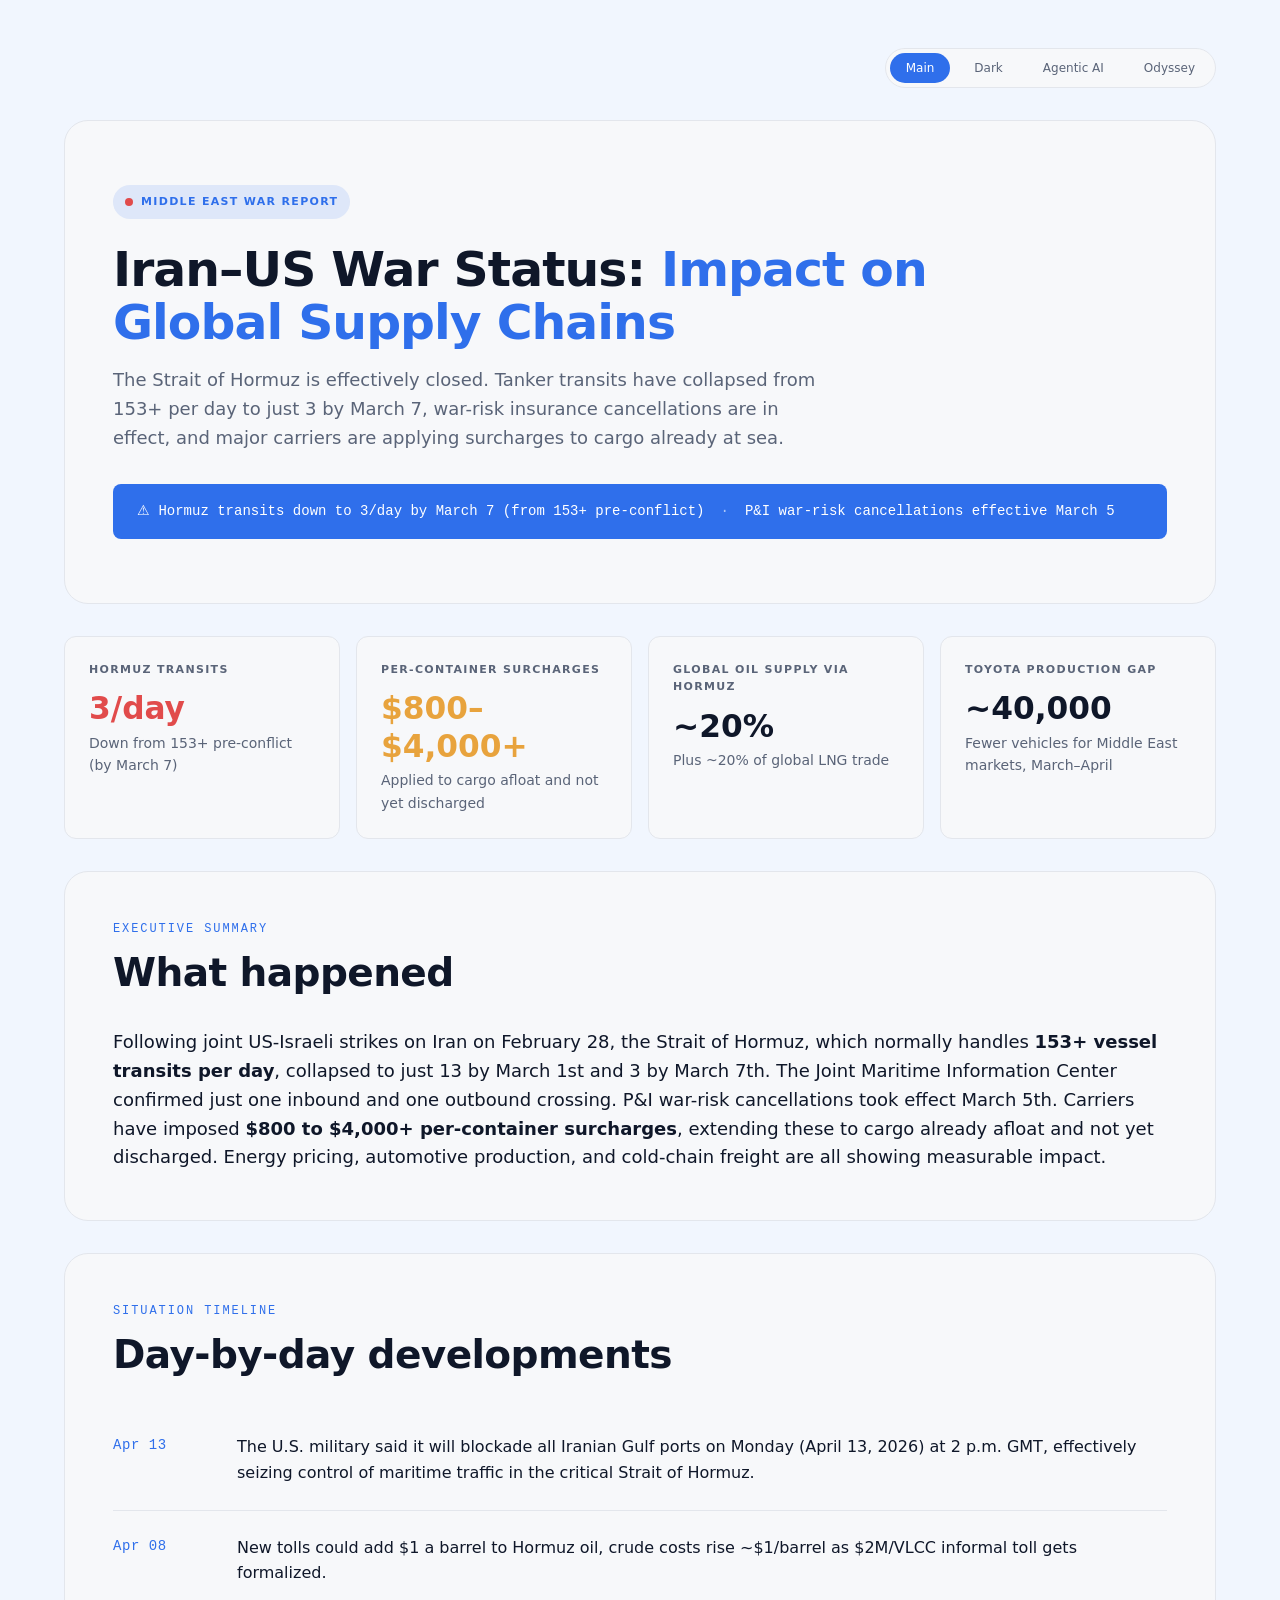
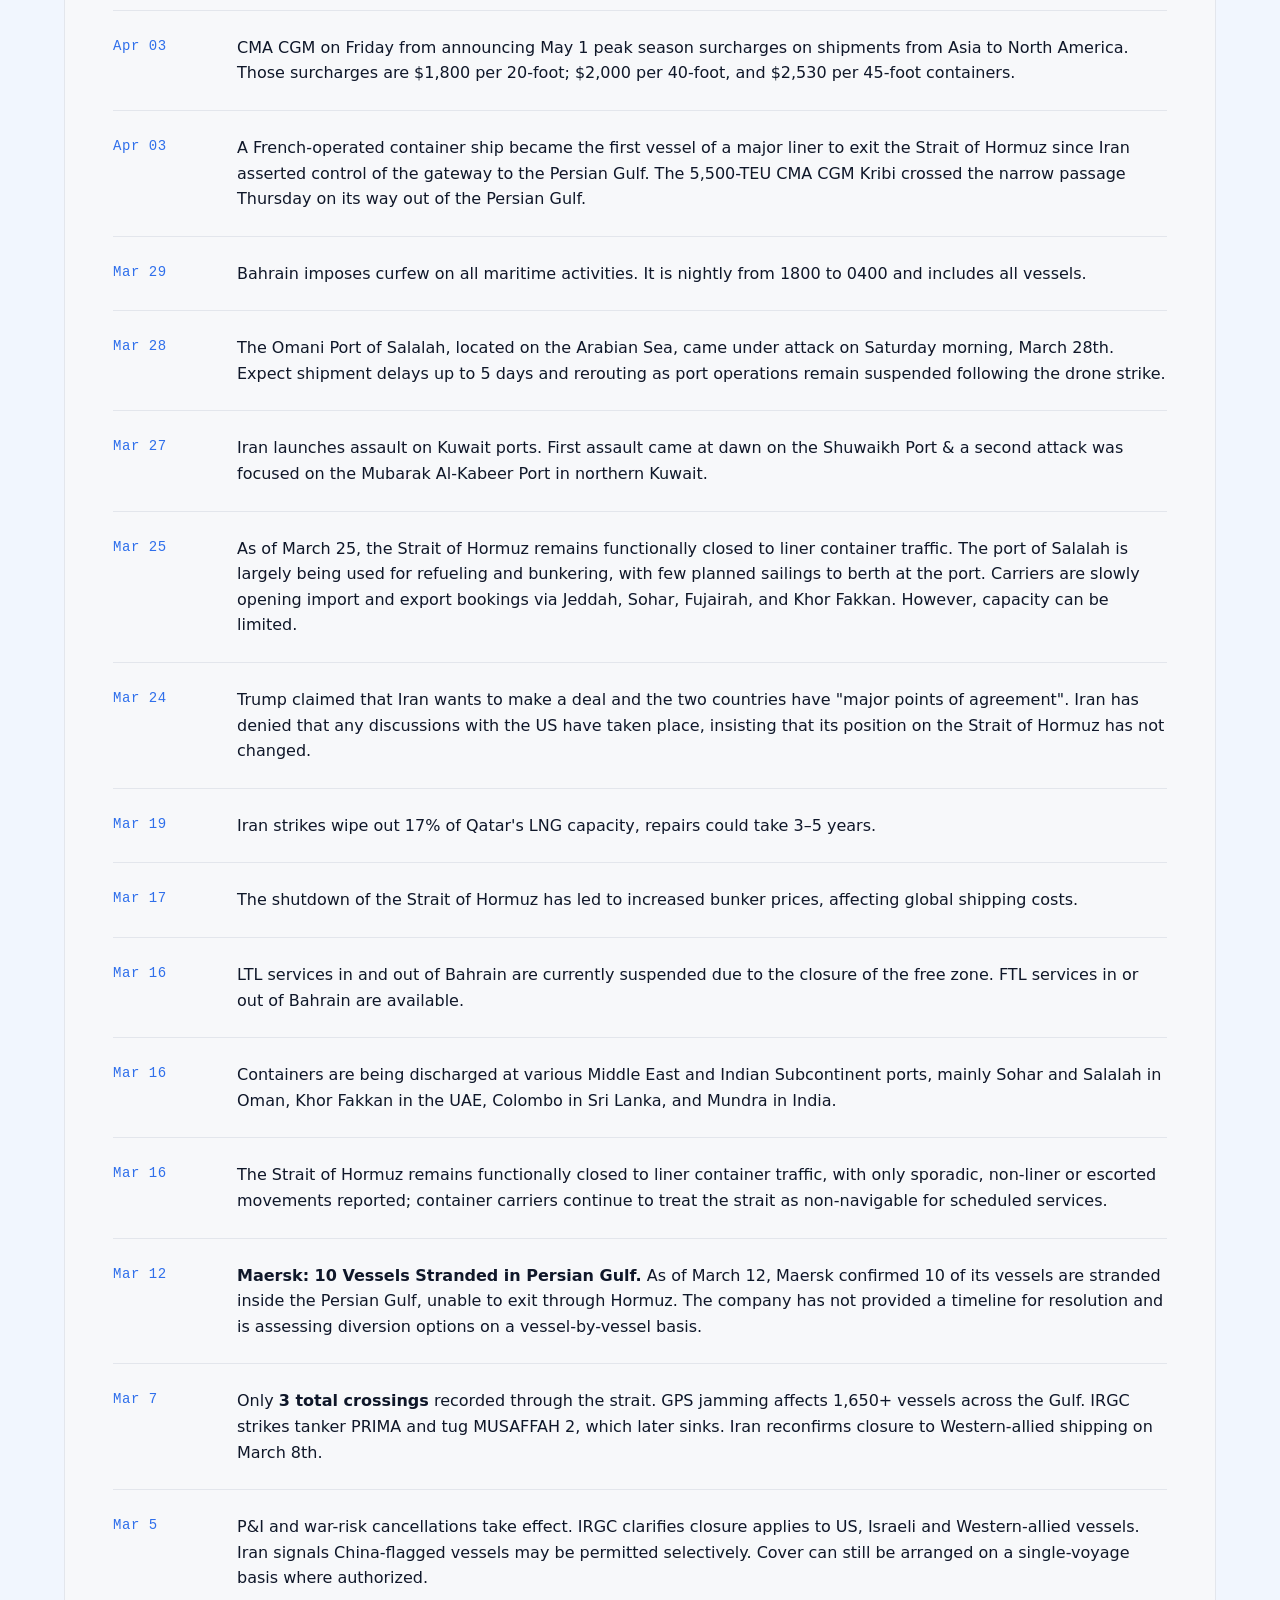
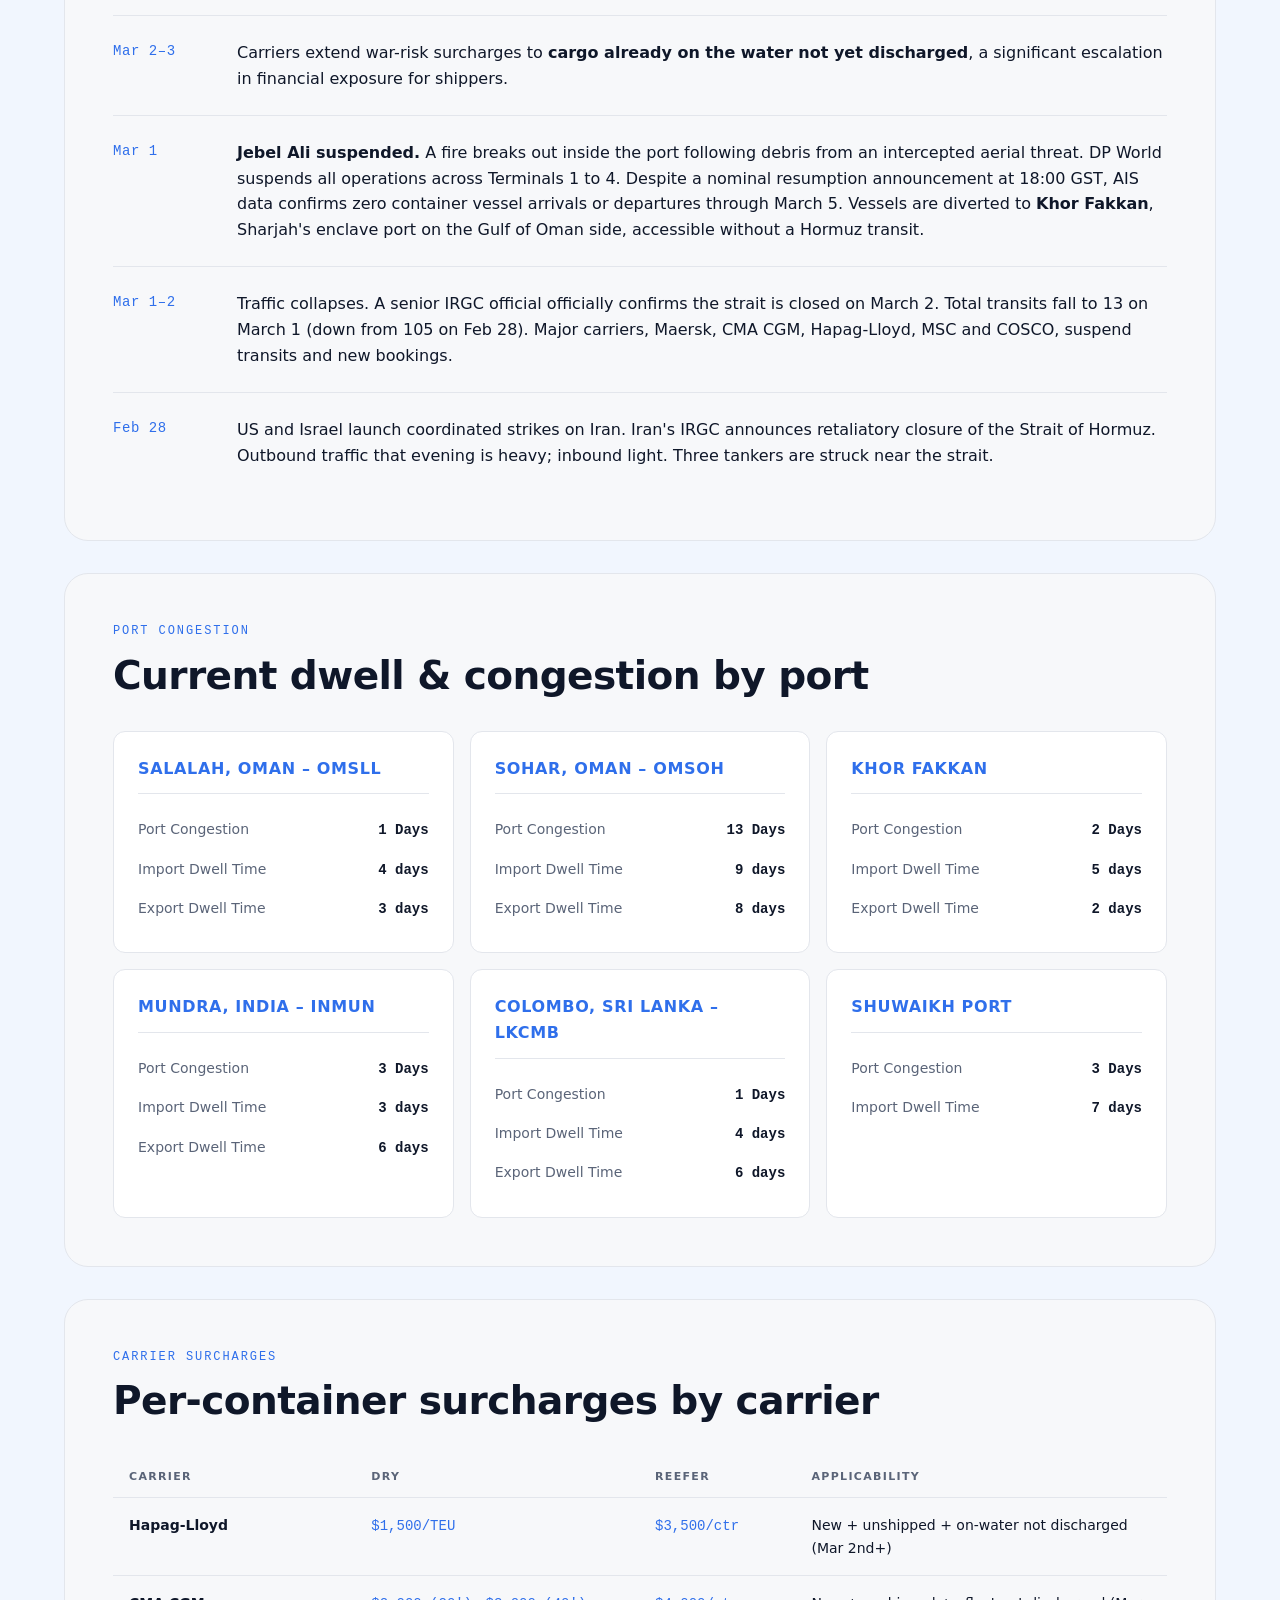
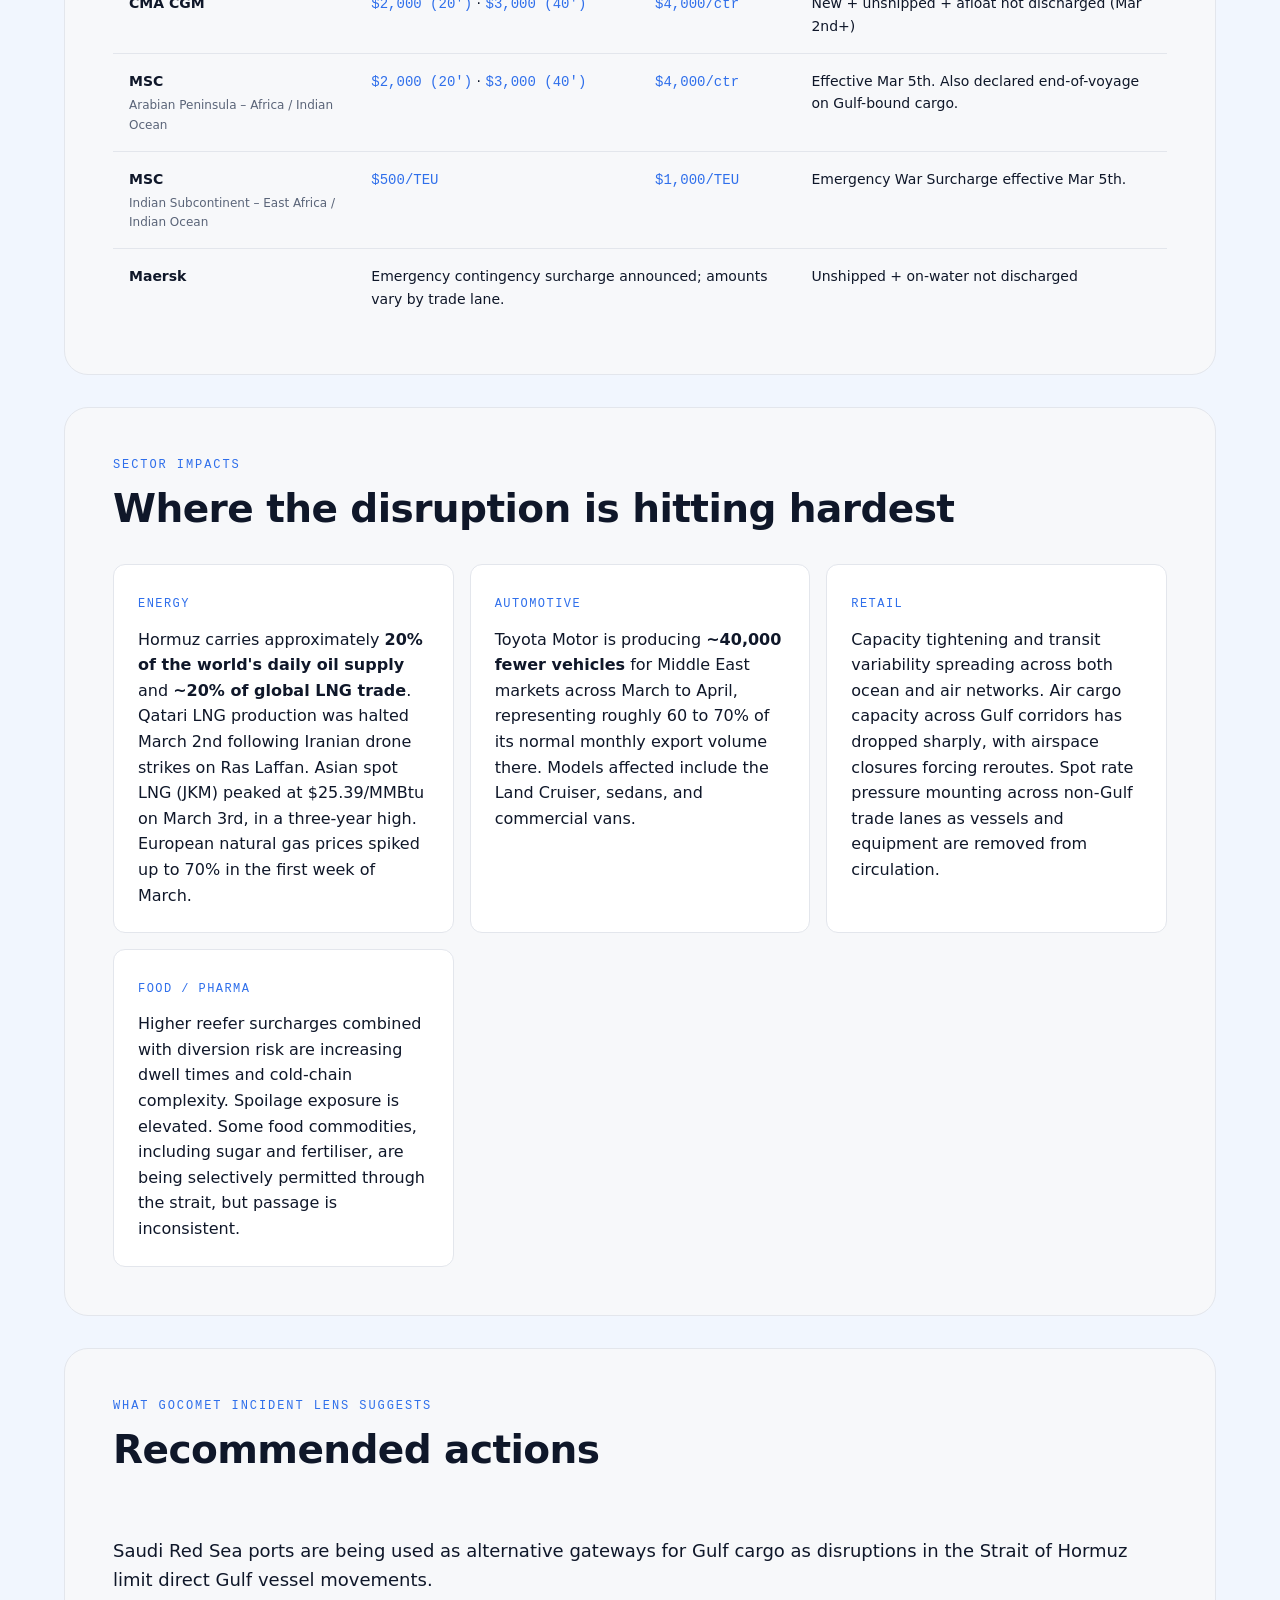
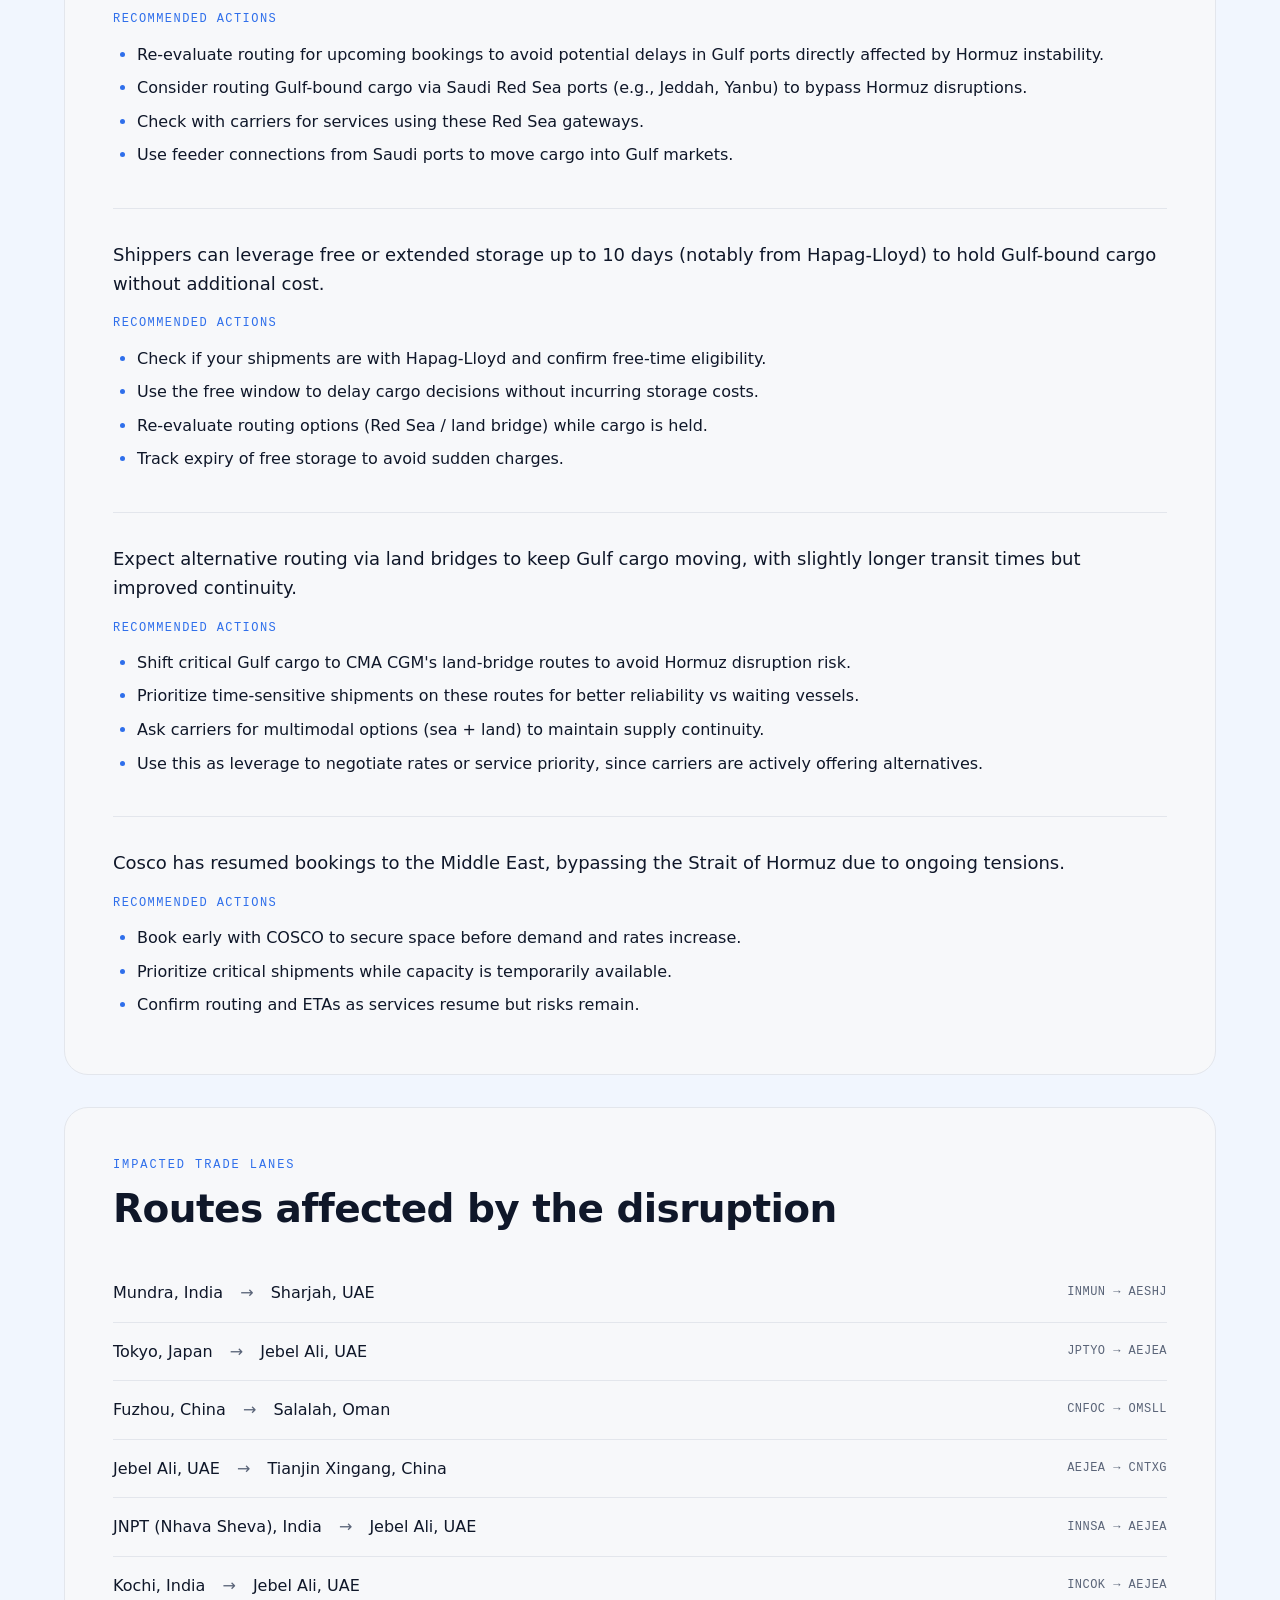
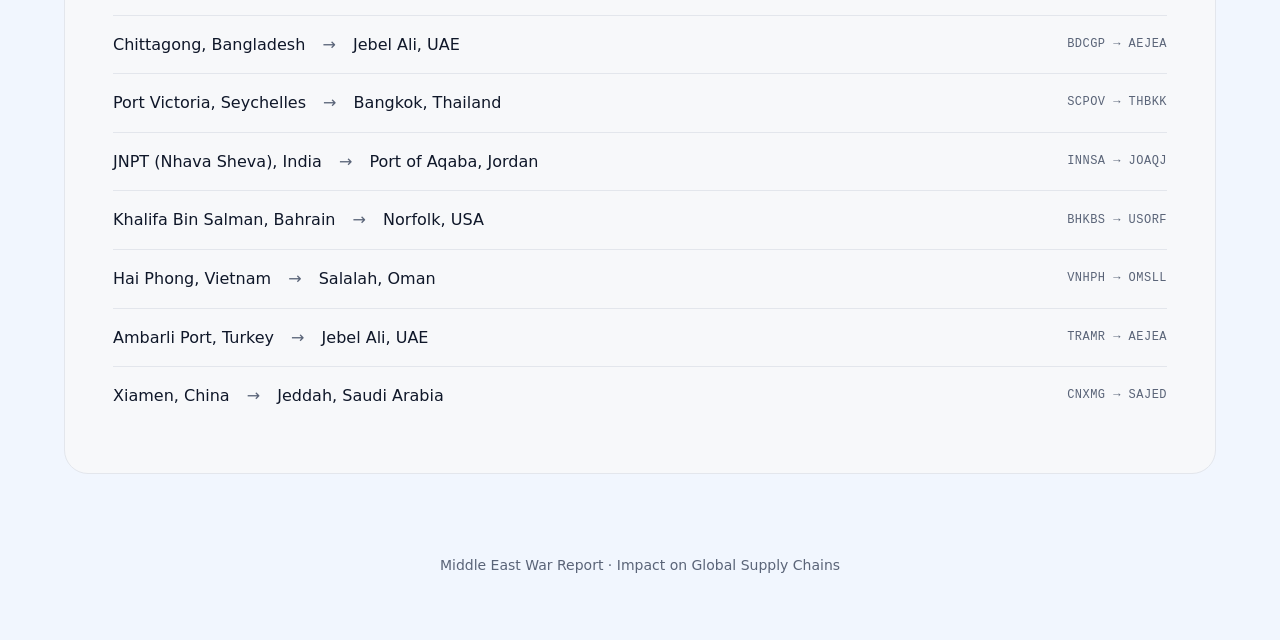
<file: war-report/index.html>
<!DOCTYPE html>
<html lang="en" data-theme="main">
<head>
<meta charset="UTF-8" />
<meta name="viewport" content="width=device-width, initial-scale=1.0" />
<title>Iran–US War Status – Impact on Global Supply Chains</title>
<style>
  /* =========================================================
     Design tokens (from company-design-system SKILL.md)
     Switch theme: <html data-theme="main|dark|agentic-ai|odyssey">
     ========================================================= */

  :root {
    /* Typography scale – 1.25 modular */
    --font-sans: "Inter", system-ui, -apple-system, "Segoe UI", sans-serif;
    --font-mono: "JetBrains Mono", "SF Mono", Menlo, monospace;

    --fs-h1: 3.052rem;   --lh-h1: 1.1;   --fw-h1: 700;
    --fs-h2: 2.441rem;   --lh-h2: 1.15;  --fw-h2: 700;
    --fs-h3: 1.953rem;   --lh-h3: 1.2;   --fw-h3: 600;
    --fs-h4: 1.563rem;   --lh-h4: 1.3;   --fw-h4: 600;
    --fs-h5: 1.25rem;    --lh-h5: 1.4;   --fw-h5: 600;
    --fs-h6: 1rem;       --lh-h6: 1.5;   --fw-h6: 600;
    --fs-body-lg: 1.125rem;  --lh-body-lg: 1.6;
    --fs-body-md: 1rem;      --lh-body-md: 1.6;
    --fs-body-sm: 0.875rem;  --lh-body-sm: 1.5;
    --fs-body-xs: 0.75rem;   --lh-body-xs: 1.4;
    --fs-caption: 0.6875rem; --lh-caption: 1.3;

    /* Spacing – 4 px base */
    --space-xs: 4px;
    --space-sm: 8px;
    --space-md: 12px;
    --space-lg: 16px;
    --space-xl: 24px;
    --space-2xl: 32px;
    --space-3xl: 48px;
    --space-4xl: 64px;
    --space-5xl: 96px;
    --space-6xl: 128px;

    /* Radius */
    --radius-none: 0;
    --radius-xs: 2px;
    --radius-sm: 4px;
    --radius-md: 8px;
    --radius-lg: 12px;
    --radius-xl: 16px;
    --radius-2xl: 24px;
    --radius-full: 9999px;
  }

  /* ---------- Theme: Main (default) ---------- */
  [data-theme="main"] {
    --primary:        #2F6FEB;
    --primary-hover:  #1E58C9;
    --secondary:      #6B7AE5;
    --accent:         #F4B740;
    --success:        #1FAE6E;
    --warning:        #E8A33D;
    --danger:         #E14B4B;
    --bg:             #FFFFFF;
    --surface:        #F7F8FA;
    --border:         #E3E6EC;
    --text:           #0F1729;
    --text-muted:     #5A6478;

    --page-bg: #F1F6FE;
  }

  /* ---------- Theme: Dark ---------- */
  [data-theme="dark"] {
    --primary:        #5B8DEF;
    --primary-hover:  #79A2F5;
    --secondary:      #8E97F0;
    --accent:         #F7C669;
    --success:        #3CD391;
    --warning:        #F0B454;
    --danger:         #F26B6B;
    --bg:             #0B1020;
    --surface:        #141A2E;
    --border:         #243049;
    --text:           #F2F4F8;
    --text-muted:     #9AA3B7;

    --page-bg:
      radial-gradient(circle at 20% 0%, rgba(124, 92, 255, 0.18), transparent 55%),
      radial-gradient(circle at 80% 100%, rgba(25, 211, 218, 0.14), transparent 60%),
      linear-gradient(160deg, #0A0B1E 0%, #141A2E 100%);
  }

  /* ---------- Theme: Agentic AI ---------- */
  [data-theme="agentic-ai"] {
    --primary:        #7C5CFF;
    --primary-hover:  #6346E8;
    --secondary:      #19D3DA;
    --accent:         #FF5BB1;
    --success:        #3DDC97;
    --warning:        #FFB547;
    --danger:         #FF5C6C;
    --bg:             #0A0B1E;
    --surface:        #15172E;
    --border:         #2A2D52;
    --text:           #EDEAFF;
    --text-muted:     #9C9DCB;

    --page-bg:
      radial-gradient(circle at 20% 0%, rgba(124, 92, 255, 0.18), transparent 55%),
      radial-gradient(circle at 80% 100%, rgba(25, 211, 218, 0.14), transparent 60%),
      linear-gradient(160deg, #0A0B1E 0%, #141A2E 100%);
  }

  /* ---------- Theme: Odyssey ---------- */
  [data-theme="odyssey"] {
    --primary:        #E8633A;
    --primary-hover:  #C84E27;
    --secondary:      #9B5DE5;
    --accent:         #FFD66B;
    --success:        #4FB286;
    --warning:        #F2A65A;
    --danger:         #D7423F;
    --bg:             #10002A;
    --surface:        #19024C;
    --border:         #3716A0;
    --text:           #FFF1E0;
    --text-muted:     #C8A8B8;

    --page-bg: #10002A;
  }

  /* =========================================================
     Base
     ========================================================= */
  *, *::before, *::after { box-sizing: border-box; }

  html, body {
    margin: 0;
    padding: 0;
    font-family: var(--font-sans);
    font-size: var(--fs-body-md);
    line-height: var(--lh-body-md);
    color: var(--text);
    background: var(--page-bg);
    min-height: 100vh;
    -webkit-font-smoothing: antialiased;
  }

  h1 { font-size: var(--fs-h1); line-height: var(--lh-h1); font-weight: var(--fw-h1); margin: 0; letter-spacing: -0.02em; }
  h2 { font-size: var(--fs-h2); line-height: var(--lh-h2); font-weight: var(--fw-h2); margin: 0; letter-spacing: -0.015em; }
  h3 { font-size: var(--fs-h3); line-height: var(--lh-h3); font-weight: var(--fw-h3); margin: 0; letter-spacing: -0.01em; }
  h4 { font-size: var(--fs-h4); line-height: var(--lh-h4); font-weight: var(--fw-h4); margin: 0; }
  h5 { font-size: var(--fs-h5); line-height: var(--lh-h5); font-weight: var(--fw-h5); margin: 0; }
  h6 { font-size: var(--fs-h6); line-height: var(--lh-h6); font-weight: var(--fw-h6); margin: 0; }

  p { margin: 0; }

  /* =========================================================
     Layout
     ========================================================= */
  .page {
    max-width: 1200px;
    margin: 0 auto;
    padding: var(--space-3xl) var(--space-xl);
  }

  /* ---------- Theme switcher ---------- */
  .theme-switcher {
    position: sticky;
    top: var(--space-lg);
    z-index: 50;
    margin-bottom: var(--space-2xl);
    display: flex;
    justify-content: flex-end;
    gap: var(--space-sm);
    background: var(--surface);
    border: 1px solid var(--border);
    border-radius: var(--radius-full);
    padding: var(--space-xs);
    width: fit-content;
    margin-left: auto;
    backdrop-filter: blur(8px);
  }
  .theme-switcher button {
    font-family: var(--font-sans);
    font-size: var(--fs-body-xs);
    font-weight: 500;
    color: var(--text-muted);
    background: transparent;
    border: none;
    border-radius: var(--radius-full);
    padding: var(--space-sm) var(--space-lg);
    cursor: pointer;
    transition: background 0.18s, color 0.18s;
  }
  .theme-switcher button:hover { color: var(--text); }
  .theme-switcher button.active {
    background: var(--primary);
    color: #FFFFFF;
  }

  /* ---------- Hero ---------- */
  .hero {
    background: var(--surface);
    border: 1px solid var(--border);
    border-radius: var(--radius-2xl);
    padding: var(--space-4xl) var(--space-3xl);
    margin-bottom: var(--space-2xl);
    position: relative;
    overflow: hidden;
  }
  .hero-eyebrow {
    display: inline-flex;
    align-items: center;
    gap: var(--space-sm);
    font-size: var(--fs-caption);
    font-weight: 600;
    text-transform: uppercase;
    letter-spacing: 0.12em;
    color: var(--primary);
    background: color-mix(in srgb, var(--primary) 12%, transparent);
    padding: var(--space-sm) var(--space-md);
    border-radius: var(--radius-full);
    margin-bottom: var(--space-xl);
  }
  .hero-eyebrow::before {
    content: "";
    width: 8px; height: 8px;
    background: var(--danger);
    border-radius: var(--radius-full);
    animation: pulse 1.6s ease-in-out infinite;
  }
  @keyframes pulse {
    0%, 100% { opacity: 1; transform: scale(1); }
    50% { opacity: 0.5; transform: scale(1.4); }
  }
  .hero h1 {
    margin-bottom: var(--space-lg);
    max-width: 900px;
  }
  .hero h1 .accent { color: var(--primary); }
  .hero-subtitle {
    font-size: var(--fs-body-lg);
    line-height: var(--lh-body-lg);
    color: var(--text-muted);
    max-width: 720px;
  }

  /* ---------- Alert banner ---------- */
  .alert-banner {
    background: var(--primary);
    color: #FFFFFF;
    padding: var(--space-lg) var(--space-xl);
    border-radius: var(--radius-md);
    margin-top: var(--space-2xl);
    font-family: var(--font-mono);
    font-size: var(--fs-body-sm);
    display: flex;
    align-items: center;
    gap: var(--space-lg);
    flex-wrap: wrap;
  }
  .alert-banner .dot { color: rgba(255, 255, 255, 0.6); }

  /* ---------- Stats grid ---------- */
  .stats {
    display: grid;
    grid-template-columns: repeat(auto-fit, minmax(220px, 1fr));
    gap: var(--space-lg);
    margin-bottom: var(--space-2xl);
  }
  .stat {
    background: var(--surface);
    border: 1px solid var(--border);
    border-radius: var(--radius-lg);
    padding: var(--space-xl);
  }
  .stat-label {
    font-size: var(--fs-caption);
    font-weight: 600;
    text-transform: uppercase;
    letter-spacing: 0.12em;
    color: var(--text-muted);
    margin-bottom: var(--space-md);
  }
  .stat-value {
    font-size: var(--fs-h3);
    line-height: var(--lh-h3);
    font-weight: var(--fw-h3);
    color: var(--text);
    margin-bottom: var(--space-xs);
  }
  .stat-value.danger { color: var(--danger); }
  .stat-value.warning { color: var(--warning); }
  .stat-sub {
    font-size: var(--fs-body-sm);
    color: var(--text-muted);
  }

  /* ---------- Section ---------- */
  .section {
    background: var(--surface);
    border: 1px solid var(--border);
    border-radius: var(--radius-2xl);
    padding: var(--space-3xl);
    margin-bottom: var(--space-2xl);
  }
  .section-eyebrow {
    font-family: var(--font-mono);
    font-size: var(--fs-body-xs);
    font-weight: 500;
    text-transform: uppercase;
    letter-spacing: 0.16em;
    color: var(--primary);
    margin-bottom: var(--space-md);
  }
  .section-title {
    margin-bottom: var(--space-2xl);
  }
  .section-prose {
    font-size: var(--fs-body-lg);
    line-height: var(--lh-body-lg);
    color: var(--text);
  }
  .section-prose strong { color: var(--text); font-weight: 600; }

  /* ---------- Timeline ---------- */
  .timeline {
    display: flex;
    flex-direction: column;
  }
  .timeline-item {
    display: grid;
    grid-template-columns: 100px 1fr;
    gap: var(--space-xl);
    padding: var(--space-xl) 0;
    border-bottom: 1px solid var(--border);
  }
  .timeline-item:last-child { border-bottom: none; }
  .timeline-date {
    font-family: var(--font-mono);
    font-size: var(--fs-body-sm);
    font-weight: 500;
    color: var(--primary);
    letter-spacing: 0.04em;
  }
  .timeline-body {
    font-size: var(--fs-body-md);
    line-height: var(--lh-body-md);
    color: var(--text);
  }
  .timeline-body strong { font-weight: 600; }

  /* ---------- Port congestion grid ---------- */
  .port-grid {
    display: grid;
    grid-template-columns: repeat(auto-fit, minmax(280px, 1fr));
    gap: var(--space-lg);
  }
  .port-card {
    background: var(--bg);
    border: 1px solid var(--border);
    border-radius: var(--radius-lg);
    padding: var(--space-xl);
  }
  .port-name {
    font-size: var(--fs-h6);
    font-weight: 700;
    color: var(--primary);
    text-transform: uppercase;
    letter-spacing: 0.04em;
    margin-bottom: var(--space-lg);
    padding-bottom: var(--space-md);
    border-bottom: 1px solid var(--border);
  }
  .port-stat {
    display: flex;
    justify-content: space-between;
    align-items: baseline;
    padding: var(--space-sm) 0;
    font-size: var(--fs-body-sm);
  }
  .port-stat-label { color: var(--text-muted); }
  .port-stat-value {
    font-family: var(--font-mono);
    font-weight: 600;
    color: var(--text);
  }

  /* ---------- Surcharge table ---------- */
  .surcharge-table {
    width: 100%;
    border-collapse: collapse;
    font-size: var(--fs-body-sm);
  }
  .surcharge-table thead th {
    text-align: left;
    padding: var(--space-md) var(--space-lg);
    font-size: var(--fs-caption);
    font-weight: 600;
    text-transform: uppercase;
    letter-spacing: 0.12em;
    color: var(--text-muted);
    border-bottom: 1px solid var(--border);
  }
  .surcharge-table tbody td {
    padding: var(--space-lg);
    border-bottom: 1px solid var(--border);
    vertical-align: top;
    color: var(--text);
  }
  .surcharge-table tbody tr:last-child td { border-bottom: none; }
  .surcharge-table .carrier { font-weight: 600; }
  .surcharge-table .carrier-sub {
    display: block;
    font-size: var(--fs-body-xs);
    color: var(--text-muted);
    font-weight: 400;
    margin-top: var(--space-xs);
  }
  .surcharge-table .price {
    font-family: var(--font-mono);
    color: var(--primary);
  }

  /* ---------- Sector impacts ---------- */
  .sectors {
    display: grid;
    grid-template-columns: repeat(auto-fit, minmax(280px, 1fr));
    gap: var(--space-lg);
  }
  .sector-card {
    background: var(--bg);
    border: 1px solid var(--border);
    border-radius: var(--radius-lg);
    padding: var(--space-xl);
  }
  .sector-tag {
    display: inline-block;
    font-family: var(--font-mono);
    font-size: var(--fs-body-xs);
    font-weight: 500;
    text-transform: uppercase;
    letter-spacing: 0.12em;
    color: var(--primary);
    margin-bottom: var(--space-md);
  }
  .sector-body {
    font-size: var(--fs-body-md);
    line-height: var(--lh-body-md);
    color: var(--text);
  }
  .sector-body strong { font-weight: 600; }

  /* ---------- Recommendations ---------- */
  .recommendation {
    border-bottom: 1px solid var(--border);
    padding: var(--space-2xl) 0;
  }
  .recommendation:first-child { padding-top: 0; }
  .recommendation:last-child { border-bottom: none; padding-bottom: 0; }
  .recommendation-headline {
    font-size: var(--fs-body-lg);
    line-height: var(--lh-body-lg);
    color: var(--text);
    margin-bottom: var(--space-lg);
  }
  .recommendation-label {
    font-family: var(--font-mono);
    font-size: var(--fs-body-xs);
    font-weight: 500;
    text-transform: uppercase;
    letter-spacing: 0.12em;
    color: var(--primary);
    margin-bottom: var(--space-md);
  }
  .recommendation ul {
    margin: 0;
    padding-left: var(--space-xl);
    color: var(--text);
  }
  .recommendation li {
    font-size: var(--fs-body-md);
    line-height: var(--lh-body-md);
    margin-bottom: var(--space-sm);
  }
  .recommendation li::marker { color: var(--primary); }

  /* ---------- Trade lanes ---------- */
  .lane-list { display: grid; grid-template-columns: 1fr; }
  .lane {
    display: grid;
    grid-template-columns: 1fr auto;
    gap: var(--space-xl);
    padding: var(--space-lg) 0;
    border-bottom: 1px solid var(--border);
    align-items: center;
  }
  .lane:last-child { border-bottom: none; }
  .lane-route { font-size: var(--fs-body-md); color: var(--text); }
  .lane-arrow { color: var(--text-muted); margin: 0 var(--space-md); }
  .lane-code {
    font-family: var(--font-mono);
    font-size: var(--fs-body-xs);
    color: var(--text-muted);
    letter-spacing: 0.04em;
  }

  /* ---------- Footer ---------- */
  .footer {
    text-align: center;
    padding: var(--space-3xl) 0 var(--space-xl);
    color: var(--text-muted);
    font-size: var(--fs-body-sm);
  }

  /* ---------- Responsive ---------- */
  @media (max-width: 720px) {
    :root { --fs-h1: 2.25rem; --fs-h2: 1.85rem; --fs-h3: 1.5rem; }
    .page { padding: var(--space-xl) var(--space-lg); }
    .hero { padding: var(--space-2xl) var(--space-xl); }
    .section { padding: var(--space-2xl) var(--space-xl); }
    .timeline-item { grid-template-columns: 1fr; gap: var(--space-sm); }
    .surcharge-table thead { display: none; }
    .surcharge-table tbody td { display: block; padding: var(--space-sm) 0; border: none; }
    .surcharge-table tbody tr { display: block; padding: var(--space-lg) 0; border-bottom: 1px solid var(--border); }
    .lane { grid-template-columns: 1fr; gap: var(--space-xs); }
  }
</style>
</head>
<body>
<div class="page">

  <!-- Theme switcher -->
  <nav class="theme-switcher" aria-label="Theme switcher">
    <button data-set-theme="main" class="active">Main</button>
    <button data-set-theme="dark">Dark</button>
    <button data-set-theme="agentic-ai">Agentic AI</button>
    <button data-set-theme="odyssey">Odyssey</button>
  </nav>

  <!-- Hero -->
  <header class="hero">
    <div class="hero-eyebrow">Middle East War Report</div>
    <h1>Iran–US War Status: <span class="accent">Impact on Global Supply Chains</span></h1>
    <p class="hero-subtitle">
      The Strait of Hormuz is effectively closed. Tanker transits have collapsed from 153+ per day to just 3 by March 7, war-risk insurance cancellations are in effect, and major carriers are applying surcharges to cargo already at sea.
    </p>
    <div class="alert-banner" role="status">
      <span>⚠ Hormuz transits down to 3/day by March 7 (from 153+ pre-conflict)</span>
      <span class="dot">·</span>
      <span>P&amp;I war-risk cancellations effective March 5</span>
    </div>
  </header>

  <!-- Stats -->
  <section class="stats" aria-label="Key indicators">
    <div class="stat">
      <div class="stat-label">Hormuz transits</div>
      <div class="stat-value danger">3/day</div>
      <div class="stat-sub">Down from 153+ pre-conflict (by March 7)</div>
    </div>
    <div class="stat">
      <div class="stat-label">Per-container surcharges</div>
      <div class="stat-value warning">$800–$4,000+</div>
      <div class="stat-sub">Applied to cargo afloat and not yet discharged</div>
    </div>
    <div class="stat">
      <div class="stat-label">Global oil supply via Hormuz</div>
      <div class="stat-value">~20%</div>
      <div class="stat-sub">Plus ~20% of global LNG trade</div>
    </div>
    <div class="stat">
      <div class="stat-label">Toyota production gap</div>
      <div class="stat-value">~40,000</div>
      <div class="stat-sub">Fewer vehicles for Middle East markets, March–April</div>
    </div>
  </section>

  <!-- Executive Summary -->
  <section class="section">
    <div class="section-eyebrow">Executive Summary</div>
    <h2 class="section-title">What happened</h2>
    <p class="section-prose">
      Following joint US-Israeli strikes on Iran on February 28, the Strait of Hormuz, which normally handles <strong>153+ vessel transits per day</strong>, collapsed to just 13 by March 1st and 3 by March 7th. The Joint Maritime Information Center confirmed just one inbound and one outbound crossing. P&amp;I war-risk cancellations took effect March 5th. Carriers have imposed <strong>$800 to $4,000+ per-container surcharges</strong>, extending these to cargo already afloat and not yet discharged. Energy pricing, automotive production, and cold-chain freight are all showing measurable impact.
    </p>
  </section>

  <!-- Situation Timeline -->
  <section class="section">
    <div class="section-eyebrow">Situation Timeline</div>
    <h2 class="section-title">Day-by-day developments</h2>
    <div class="timeline">
      <div class="timeline-item">
        <div class="timeline-date">Apr 13</div>
        <div class="timeline-body">The U.S. military said it will blockade all Iranian Gulf ports on Monday (April 13, 2026) at 2 p.m. GMT, effectively seizing control of maritime traffic in the critical Strait of Hormuz.</div>
      </div>
      <div class="timeline-item">
        <div class="timeline-date">Apr 08</div>
        <div class="timeline-body">New tolls could add $1 a barrel to Hormuz oil, crude costs rise ~$1/barrel as $2M/VLCC informal toll gets formalized.</div>
      </div>
      <div class="timeline-item">
        <div class="timeline-date">Apr 03</div>
        <div class="timeline-body">CMA CGM on Friday from announcing May 1 peak season surcharges on shipments from Asia to North America. Those surcharges are $1,800 per 20-foot; $2,000 per 40-foot, and $2,530 per 45-foot containers.</div>
      </div>
      <div class="timeline-item">
        <div class="timeline-date">Apr 03</div>
        <div class="timeline-body">A French-operated container ship became the first vessel of a major liner to exit the Strait of Hormuz since Iran asserted control of the gateway to the Persian Gulf. The 5,500-TEU CMA CGM Kribi crossed the narrow passage Thursday on its way out of the Persian Gulf.</div>
      </div>
      <div class="timeline-item">
        <div class="timeline-date">Mar 29</div>
        <div class="timeline-body">Bahrain imposes curfew on all maritime activities. It is nightly from 1800 to 0400 and includes all vessels.</div>
      </div>
      <div class="timeline-item">
        <div class="timeline-date">Mar 28</div>
        <div class="timeline-body">The Omani Port of Salalah, located on the Arabian Sea, came under attack on Saturday morning, March 28th. Expect shipment delays up to 5 days and rerouting as port operations remain suspended following the drone strike.</div>
      </div>
      <div class="timeline-item">
        <div class="timeline-date">Mar 27</div>
        <div class="timeline-body">Iran launches assault on Kuwait ports. First assault came at dawn on the Shuwaikh Port &amp; a second attack was focused on the Mubarak Al-Kabeer Port in northern Kuwait.</div>
      </div>
      <div class="timeline-item">
        <div class="timeline-date">Mar 25</div>
        <div class="timeline-body">As of March 25, the Strait of Hormuz remains functionally closed to liner container traffic. The port of Salalah is largely being used for refueling and bunkering, with few planned sailings to berth at the port. Carriers are slowly opening import and export bookings via Jeddah, Sohar, Fujairah, and Khor Fakkan. However, capacity can be limited.</div>
      </div>
      <div class="timeline-item">
        <div class="timeline-date">Mar 24</div>
        <div class="timeline-body">Trump claimed that Iran wants to make a deal and the two countries have "major points of agreement". Iran has denied that any discussions with the US have taken place, insisting that its position on the Strait of Hormuz has not changed.</div>
      </div>
      <div class="timeline-item">
        <div class="timeline-date">Mar 19</div>
        <div class="timeline-body">Iran strikes wipe out 17% of Qatar's LNG capacity, repairs could take 3–5 years.</div>
      </div>
      <div class="timeline-item">
        <div class="timeline-date">Mar 17</div>
        <div class="timeline-body">The shutdown of the Strait of Hormuz has led to increased bunker prices, affecting global shipping costs.</div>
      </div>
      <div class="timeline-item">
        <div class="timeline-date">Mar 16</div>
        <div class="timeline-body">LTL services in and out of Bahrain are currently suspended due to the closure of the free zone. FTL services in or out of Bahrain are available.</div>
      </div>
      <div class="timeline-item">
        <div class="timeline-date">Mar 16</div>
        <div class="timeline-body">Containers are being discharged at various Middle East and Indian Subcontinent ports, mainly Sohar and Salalah in Oman, Khor Fakkan in the UAE, Colombo in Sri Lanka, and Mundra in India.</div>
      </div>
      <div class="timeline-item">
        <div class="timeline-date">Mar 16</div>
        <div class="timeline-body">The Strait of Hormuz remains functionally closed to liner container traffic, with only sporadic, non-liner or escorted movements reported; container carriers continue to treat the strait as non-navigable for scheduled services.</div>
      </div>
      <div class="timeline-item">
        <div class="timeline-date">Mar 12</div>
        <div class="timeline-body"><strong>Maersk: 10 Vessels Stranded in Persian Gulf.</strong> As of March 12, Maersk confirmed 10 of its vessels are stranded inside the Persian Gulf, unable to exit through Hormuz. The company has not provided a timeline for resolution and is assessing diversion options on a vessel-by-vessel basis.</div>
      </div>
      <div class="timeline-item">
        <div class="timeline-date">Mar 7</div>
        <div class="timeline-body">Only <strong>3 total crossings</strong> recorded through the strait. GPS jamming affects 1,650+ vessels across the Gulf. IRGC strikes tanker PRIMA and tug MUSAFFAH 2, which later sinks. Iran reconfirms closure to Western-allied shipping on March 8th.</div>
      </div>
      <div class="timeline-item">
        <div class="timeline-date">Mar 5</div>
        <div class="timeline-body">P&amp;I and war-risk cancellations take effect. IRGC clarifies closure applies to US, Israeli and Western-allied vessels. Iran signals China-flagged vessels may be permitted selectively. Cover can still be arranged on a single-voyage basis where authorized.</div>
      </div>
      <div class="timeline-item">
        <div class="timeline-date">Mar 2–3</div>
        <div class="timeline-body">Carriers extend war-risk surcharges to <strong>cargo already on the water not yet discharged</strong>, a significant escalation in financial exposure for shippers.</div>
      </div>
      <div class="timeline-item">
        <div class="timeline-date">Mar 1</div>
        <div class="timeline-body"><strong>Jebel Ali suspended.</strong> A fire breaks out inside the port following debris from an intercepted aerial threat. DP World suspends all operations across Terminals 1 to 4. Despite a nominal resumption announcement at 18:00 GST, AIS data confirms zero container vessel arrivals or departures through March 5. Vessels are diverted to <strong>Khor Fakkan</strong>, Sharjah's enclave port on the Gulf of Oman side, accessible without a Hormuz transit.</div>
      </div>
      <div class="timeline-item">
        <div class="timeline-date">Mar 1–2</div>
        <div class="timeline-body">Traffic collapses. A senior IRGC official officially confirms the strait is closed on March 2. Total transits fall to 13 on March 1 (down from 105 on Feb 28). Major carriers, Maersk, CMA CGM, Hapag-Lloyd, MSC and COSCO, suspend transits and new bookings.</div>
      </div>
      <div class="timeline-item">
        <div class="timeline-date">Feb 28</div>
        <div class="timeline-body">US and Israel launch coordinated strikes on Iran. Iran's IRGC announces retaliatory closure of the Strait of Hormuz. Outbound traffic that evening is heavy; inbound light. Three tankers are struck near the strait.</div>
      </div>
    </div>
  </section>

  <!-- Port Congestion -->
  <section class="section">
    <div class="section-eyebrow">Port Congestion</div>
    <h2 class="section-title">Current dwell &amp; congestion by port</h2>
    <div class="port-grid">
      <div class="port-card">
        <div class="port-name">Salalah, Oman – OMSLL</div>
        <div class="port-stat"><span class="port-stat-label">Port Congestion</span><span class="port-stat-value">1 Days</span></div>
        <div class="port-stat"><span class="port-stat-label">Import Dwell Time</span><span class="port-stat-value">4 days</span></div>
        <div class="port-stat"><span class="port-stat-label">Export Dwell Time</span><span class="port-stat-value">3 days</span></div>
      </div>
      <div class="port-card">
        <div class="port-name">Sohar, Oman – OMSOH</div>
        <div class="port-stat"><span class="port-stat-label">Port Congestion</span><span class="port-stat-value">13 Days</span></div>
        <div class="port-stat"><span class="port-stat-label">Import Dwell Time</span><span class="port-stat-value">9 days</span></div>
        <div class="port-stat"><span class="port-stat-label">Export Dwell Time</span><span class="port-stat-value">8 days</span></div>
      </div>
      <div class="port-card">
        <div class="port-name">Khor Fakkan</div>
        <div class="port-stat"><span class="port-stat-label">Port Congestion</span><span class="port-stat-value">2 Days</span></div>
        <div class="port-stat"><span class="port-stat-label">Import Dwell Time</span><span class="port-stat-value">5 days</span></div>
        <div class="port-stat"><span class="port-stat-label">Export Dwell Time</span><span class="port-stat-value">2 days</span></div>
      </div>
      <div class="port-card">
        <div class="port-name">Mundra, India – INMUN</div>
        <div class="port-stat"><span class="port-stat-label">Port Congestion</span><span class="port-stat-value">3 Days</span></div>
        <div class="port-stat"><span class="port-stat-label">Import Dwell Time</span><span class="port-stat-value">3 days</span></div>
        <div class="port-stat"><span class="port-stat-label">Export Dwell Time</span><span class="port-stat-value">6 days</span></div>
      </div>
      <div class="port-card">
        <div class="port-name">Colombo, Sri Lanka – LKCMB</div>
        <div class="port-stat"><span class="port-stat-label">Port Congestion</span><span class="port-stat-value">1 Days</span></div>
        <div class="port-stat"><span class="port-stat-label">Import Dwell Time</span><span class="port-stat-value">4 days</span></div>
        <div class="port-stat"><span class="port-stat-label">Export Dwell Time</span><span class="port-stat-value">6 days</span></div>
      </div>
      <div class="port-card">
        <div class="port-name">Shuwaikh Port</div>
        <div class="port-stat"><span class="port-stat-label">Port Congestion</span><span class="port-stat-value">3 Days</span></div>
        <div class="port-stat"><span class="port-stat-label">Import Dwell Time</span><span class="port-stat-value">7 days</span></div>
      </div>
    </div>
  </section>

  <!-- Carrier Surcharges -->
  <section class="section">
    <div class="section-eyebrow">Carrier Surcharges</div>
    <h2 class="section-title">Per-container surcharges by carrier</h2>
    <table class="surcharge-table">
      <thead>
        <tr>
          <th>Carrier</th>
          <th>Dry</th>
          <th>Reefer</th>
          <th>Applicability</th>
        </tr>
      </thead>
      <tbody>
        <tr>
          <td><span class="carrier">Hapag-Lloyd</span></td>
          <td><span class="price">$1,500/TEU</span></td>
          <td><span class="price">$3,500/ctr</span></td>
          <td>New + unshipped + on-water not discharged (Mar 2nd+)</td>
        </tr>
        <tr>
          <td><span class="carrier">CMA CGM</span></td>
          <td><span class="price">$2,000 (20')</span> · <span class="price">$3,000 (40')</span></td>
          <td><span class="price">$4,000/ctr</span></td>
          <td>New + unshipped + afloat not discharged (Mar 2nd+)</td>
        </tr>
        <tr>
          <td>
            <span class="carrier">MSC</span>
            <span class="carrier-sub">Arabian Peninsula – Africa / Indian Ocean</span>
          </td>
          <td><span class="price">$2,000 (20')</span> · <span class="price">$3,000 (40')</span></td>
          <td><span class="price">$4,000/ctr</span></td>
          <td>Effective Mar 5th. Also declared end-of-voyage on Gulf-bound cargo.</td>
        </tr>
        <tr>
          <td>
            <span class="carrier">MSC</span>
            <span class="carrier-sub">Indian Subcontinent – East Africa / Indian Ocean</span>
          </td>
          <td><span class="price">$500/TEU</span></td>
          <td><span class="price">$1,000/TEU</span></td>
          <td>Emergency War Surcharge effective Mar 5th.</td>
        </tr>
        <tr>
          <td><span class="carrier">Maersk</span></td>
          <td colspan="2">Emergency contingency surcharge announced; amounts vary by trade lane.</td>
          <td>Unshipped + on-water not discharged</td>
        </tr>
      </tbody>
    </table>
  </section>

  <!-- Sector Impacts -->
  <section class="section">
    <div class="section-eyebrow">Sector Impacts</div>
    <h2 class="section-title">Where the disruption is hitting hardest</h2>
    <div class="sectors">
      <div class="sector-card">
        <div class="sector-tag">Energy</div>
        <p class="sector-body">Hormuz carries approximately <strong>20% of the world's daily oil supply</strong> and <strong>~20% of global LNG trade</strong>. Qatari LNG production was halted March 2nd following Iranian drone strikes on Ras Laffan. Asian spot LNG (JKM) peaked at $25.39/MMBtu on March 3rd, in a three-year high. European natural gas prices spiked up to 70% in the first week of March.</p>
      </div>
      <div class="sector-card">
        <div class="sector-tag">Automotive</div>
        <p class="sector-body">Toyota Motor is producing <strong>~40,000 fewer vehicles</strong> for Middle East markets across March to April, representing roughly 60 to 70% of its normal monthly export volume there. Models affected include the Land Cruiser, sedans, and commercial vans.</p>
      </div>
      <div class="sector-card">
        <div class="sector-tag">Retail</div>
        <p class="sector-body">Capacity tightening and transit variability spreading across both ocean and air networks. Air cargo capacity across Gulf corridors has dropped sharply, with airspace closures forcing reroutes. Spot rate pressure mounting across non-Gulf trade lanes as vessels and equipment are removed from circulation.</p>
      </div>
      <div class="sector-card">
        <div class="sector-tag">Food / Pharma</div>
        <p class="sector-body">Higher reefer surcharges combined with diversion risk are increasing dwell times and cold-chain complexity. Spoilage exposure is elevated. Some food commodities, including sugar and fertiliser, are being selectively permitted through the strait, but passage is inconsistent.</p>
      </div>
    </div>
  </section>

  <!-- What GoComet Incident Lens Suggests -->
  <section class="section">
    <div class="section-eyebrow">What GoComet Incident Lens Suggests</div>
    <h2 class="section-title">Recommended actions</h2>
    <div class="recommendation">
      <p class="recommendation-headline">Saudi Red Sea ports are being used as alternative gateways for Gulf cargo as disruptions in the Strait of Hormuz limit direct Gulf vessel movements.</p>
      <div class="recommendation-label">Recommended Actions</div>
      <ul>
        <li>Re-evaluate routing for upcoming bookings to avoid potential delays in Gulf ports directly affected by Hormuz instability.</li>
        <li>Consider routing Gulf-bound cargo via Saudi Red Sea ports (e.g., Jeddah, Yanbu) to bypass Hormuz disruptions.</li>
        <li>Check with carriers for services using these Red Sea gateways.</li>
        <li>Use feeder connections from Saudi ports to move cargo into Gulf markets.</li>
      </ul>
    </div>
    <div class="recommendation">
      <p class="recommendation-headline">Shippers can leverage free or extended storage up to 10 days (notably from Hapag-Lloyd) to hold Gulf-bound cargo without additional cost.</p>
      <div class="recommendation-label">Recommended Actions</div>
      <ul>
        <li>Check if your shipments are with Hapag-Lloyd and confirm free-time eligibility.</li>
        <li>Use the free window to delay cargo decisions without incurring storage costs.</li>
        <li>Re-evaluate routing options (Red Sea / land bridge) while cargo is held.</li>
        <li>Track expiry of free storage to avoid sudden charges.</li>
      </ul>
    </div>
    <div class="recommendation">
      <p class="recommendation-headline">Expect alternative routing via land bridges to keep Gulf cargo moving, with slightly longer transit times but improved continuity.</p>
      <div class="recommendation-label">Recommended Actions</div>
      <ul>
        <li>Shift critical Gulf cargo to CMA CGM's land-bridge routes to avoid Hormuz disruption risk.</li>
        <li>Prioritize time-sensitive shipments on these routes for better reliability vs waiting vessels.</li>
        <li>Ask carriers for multimodal options (sea + land) to maintain supply continuity.</li>
        <li>Use this as leverage to negotiate rates or service priority, since carriers are actively offering alternatives.</li>
      </ul>
    </div>
    <div class="recommendation">
      <p class="recommendation-headline">Cosco has resumed bookings to the Middle East, bypassing the Strait of Hormuz due to ongoing tensions.</p>
      <div class="recommendation-label">Recommended Actions</div>
      <ul>
        <li>Book early with COSCO to secure space before demand and rates increase.</li>
        <li>Prioritize critical shipments while capacity is temporarily available.</li>
        <li>Confirm routing and ETAs as services resume but risks remain.</li>
      </ul>
    </div>
  </section>

  <!-- Impacted Trade Lanes -->
  <section class="section">
    <div class="section-eyebrow">Impacted Trade Lanes</div>
    <h2 class="section-title">Routes affected by the disruption</h2>
    <div class="lane-list">
      <div class="lane"><div class="lane-route">Mundra, India <span class="lane-arrow">→</span> Sharjah, UAE</div><div class="lane-code">INMUN → AESHJ</div></div>
      <div class="lane"><div class="lane-route">Tokyo, Japan <span class="lane-arrow">→</span> Jebel Ali, UAE</div><div class="lane-code">JPTYO → AEJEA</div></div>
      <div class="lane"><div class="lane-route">Fuzhou, China <span class="lane-arrow">→</span> Salalah, Oman</div><div class="lane-code">CNFOC → OMSLL</div></div>
      <div class="lane"><div class="lane-route">Jebel Ali, UAE <span class="lane-arrow">→</span> Tianjin Xingang, China</div><div class="lane-code">AEJEA → CNTXG</div></div>
      <div class="lane"><div class="lane-route">JNPT (Nhava Sheva), India <span class="lane-arrow">→</span> Jebel Ali, UAE</div><div class="lane-code">INNSA → AEJEA</div></div>
      <div class="lane"><div class="lane-route">Kochi, India <span class="lane-arrow">→</span> Jebel Ali, UAE</div><div class="lane-code">INCOK → AEJEA</div></div>
      <div class="lane"><div class="lane-route">Chittagong, Bangladesh <span class="lane-arrow">→</span> Jebel Ali, UAE</div><div class="lane-code">BDCGP → AEJEA</div></div>
      <div class="lane"><div class="lane-route">Port Victoria, Seychelles <span class="lane-arrow">→</span> Bangkok, Thailand</div><div class="lane-code">SCPOV → THBKK</div></div>
      <div class="lane"><div class="lane-route">JNPT (Nhava Sheva), India <span class="lane-arrow">→</span> Port of Aqaba, Jordan</div><div class="lane-code">INNSA → JOAQJ</div></div>
      <div class="lane"><div class="lane-route">Khalifa Bin Salman, Bahrain <span class="lane-arrow">→</span> Norfolk, USA</div><div class="lane-code">BHKBS → USORF</div></div>
      <div class="lane"><div class="lane-route">Hai Phong, Vietnam <span class="lane-arrow">→</span> Salalah, Oman</div><div class="lane-code">VNHPH → OMSLL</div></div>
      <div class="lane"><div class="lane-route">Ambarli Port, Turkey <span class="lane-arrow">→</span> Jebel Ali, UAE</div><div class="lane-code">TRAMR → AEJEA</div></div>
      <div class="lane"><div class="lane-route">Xiamen, China <span class="lane-arrow">→</span> Jeddah, Saudi Arabia</div><div class="lane-code">CNXMG → SAJED</div></div>
    </div>
  </section>

  <footer class="footer">
    Middle East War Report · Impact on Global Supply Chains
  </footer>
</div>

<script>
  document.querySelectorAll("[data-set-theme]").forEach(btn => {
    btn.addEventListener("click", () => {
      const theme = btn.getAttribute("data-set-theme");
      document.documentElement.setAttribute("data-theme", theme);
      document.querySelectorAll("[data-set-theme]").forEach(b => b.classList.remove("active"));
      btn.classList.add("active");
    });
  });
</script>
</body>
</html>
</file>
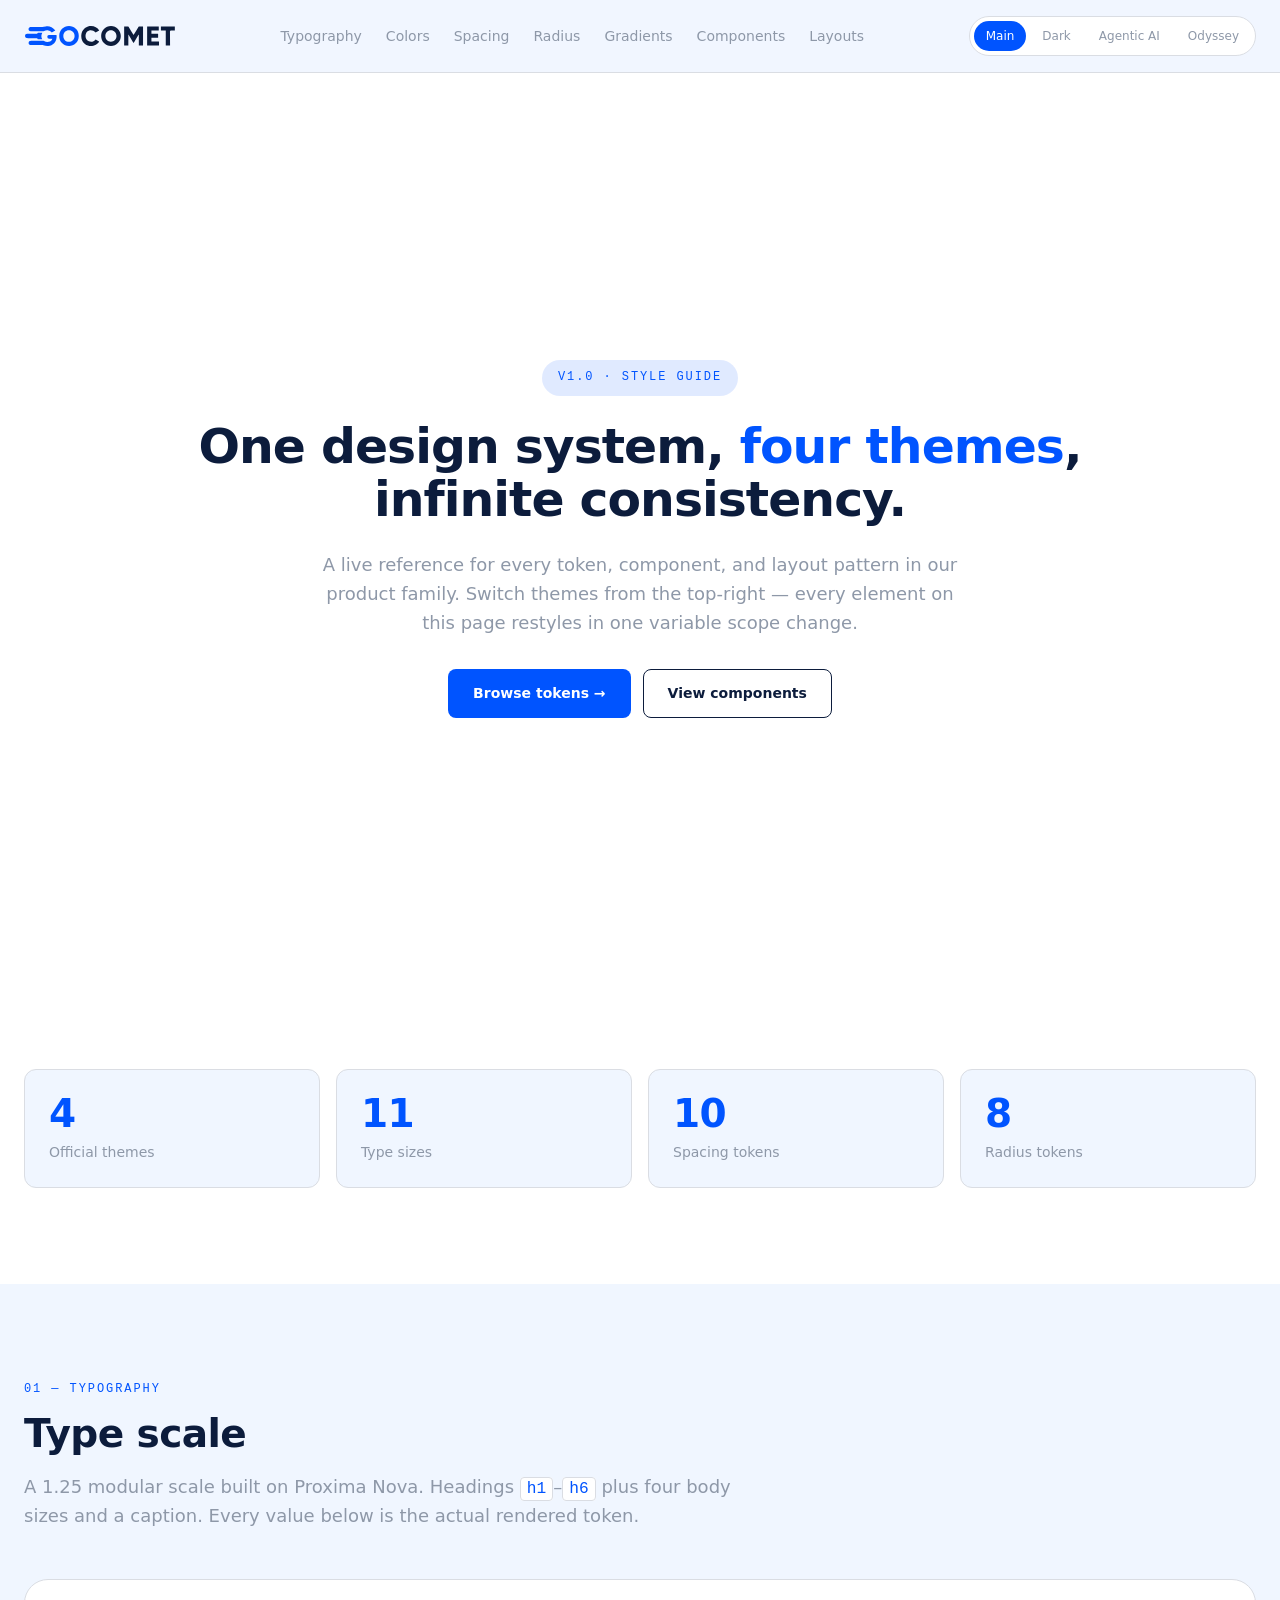
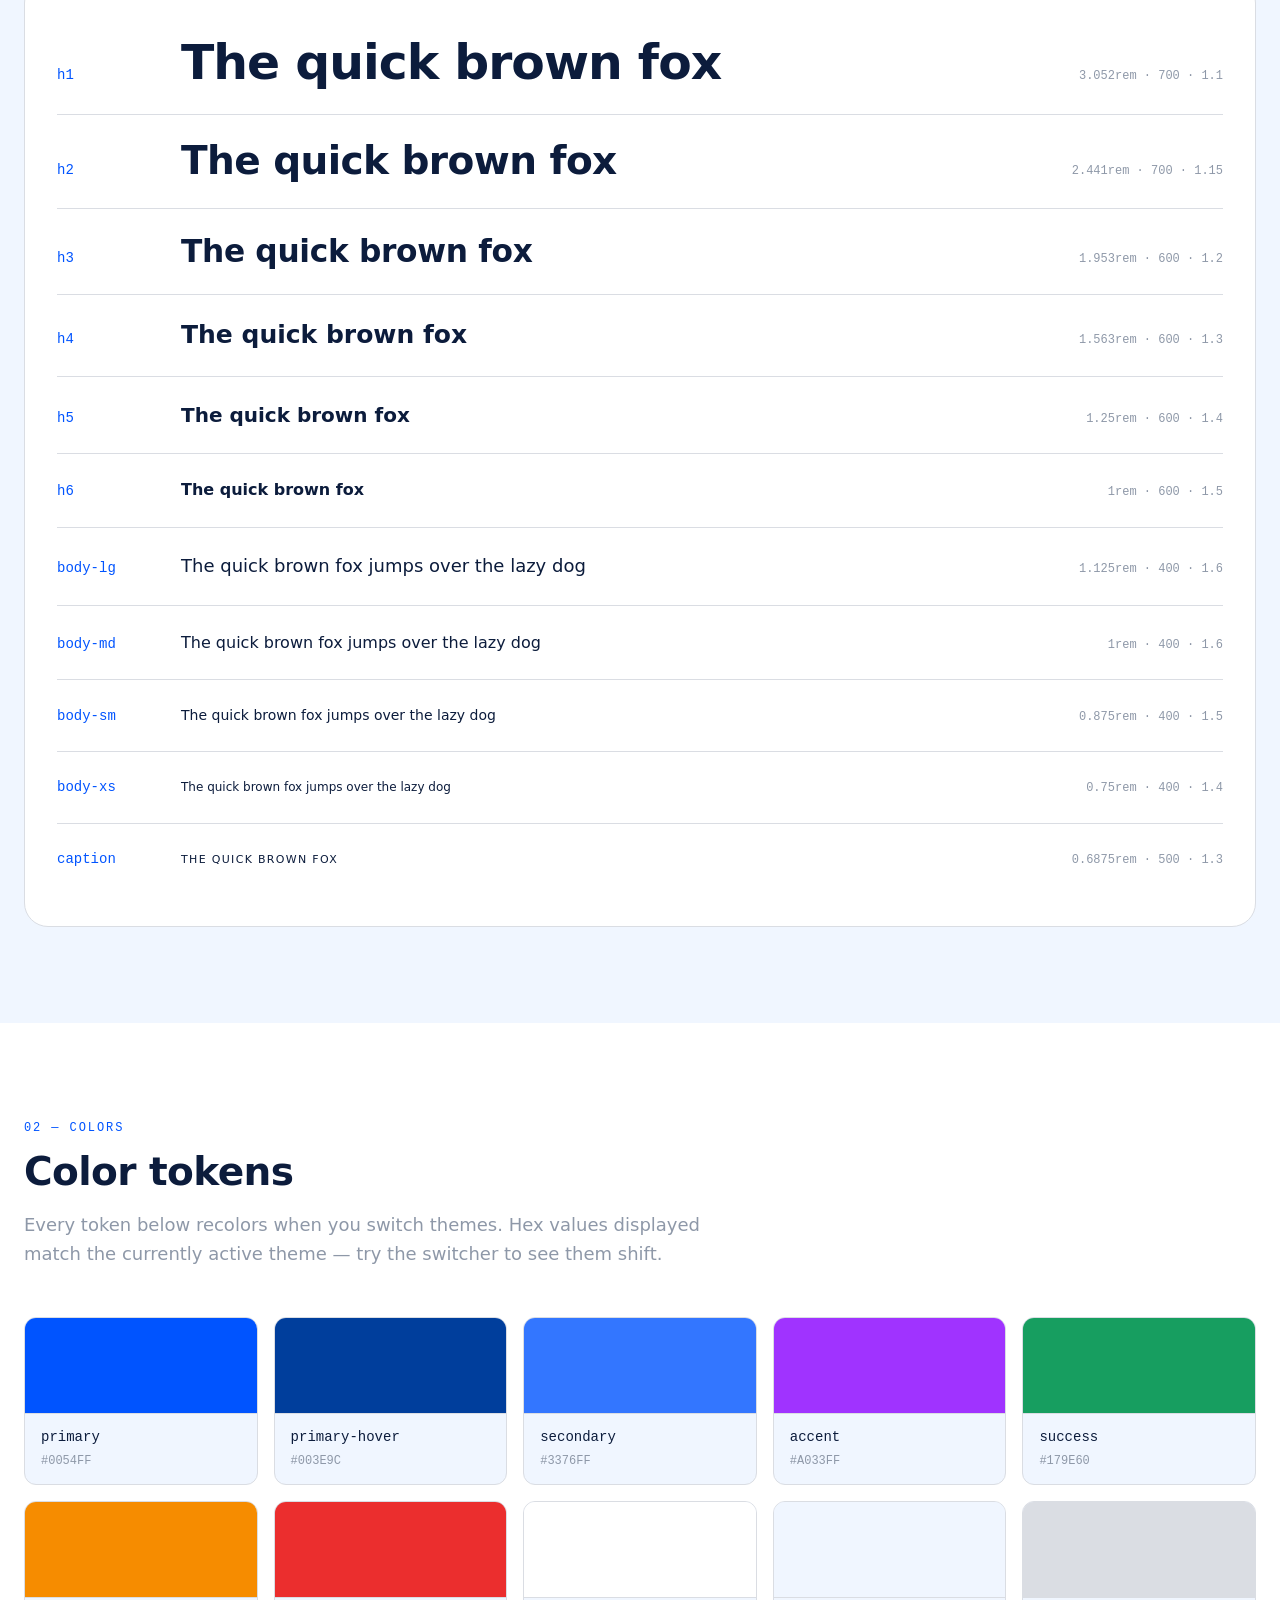
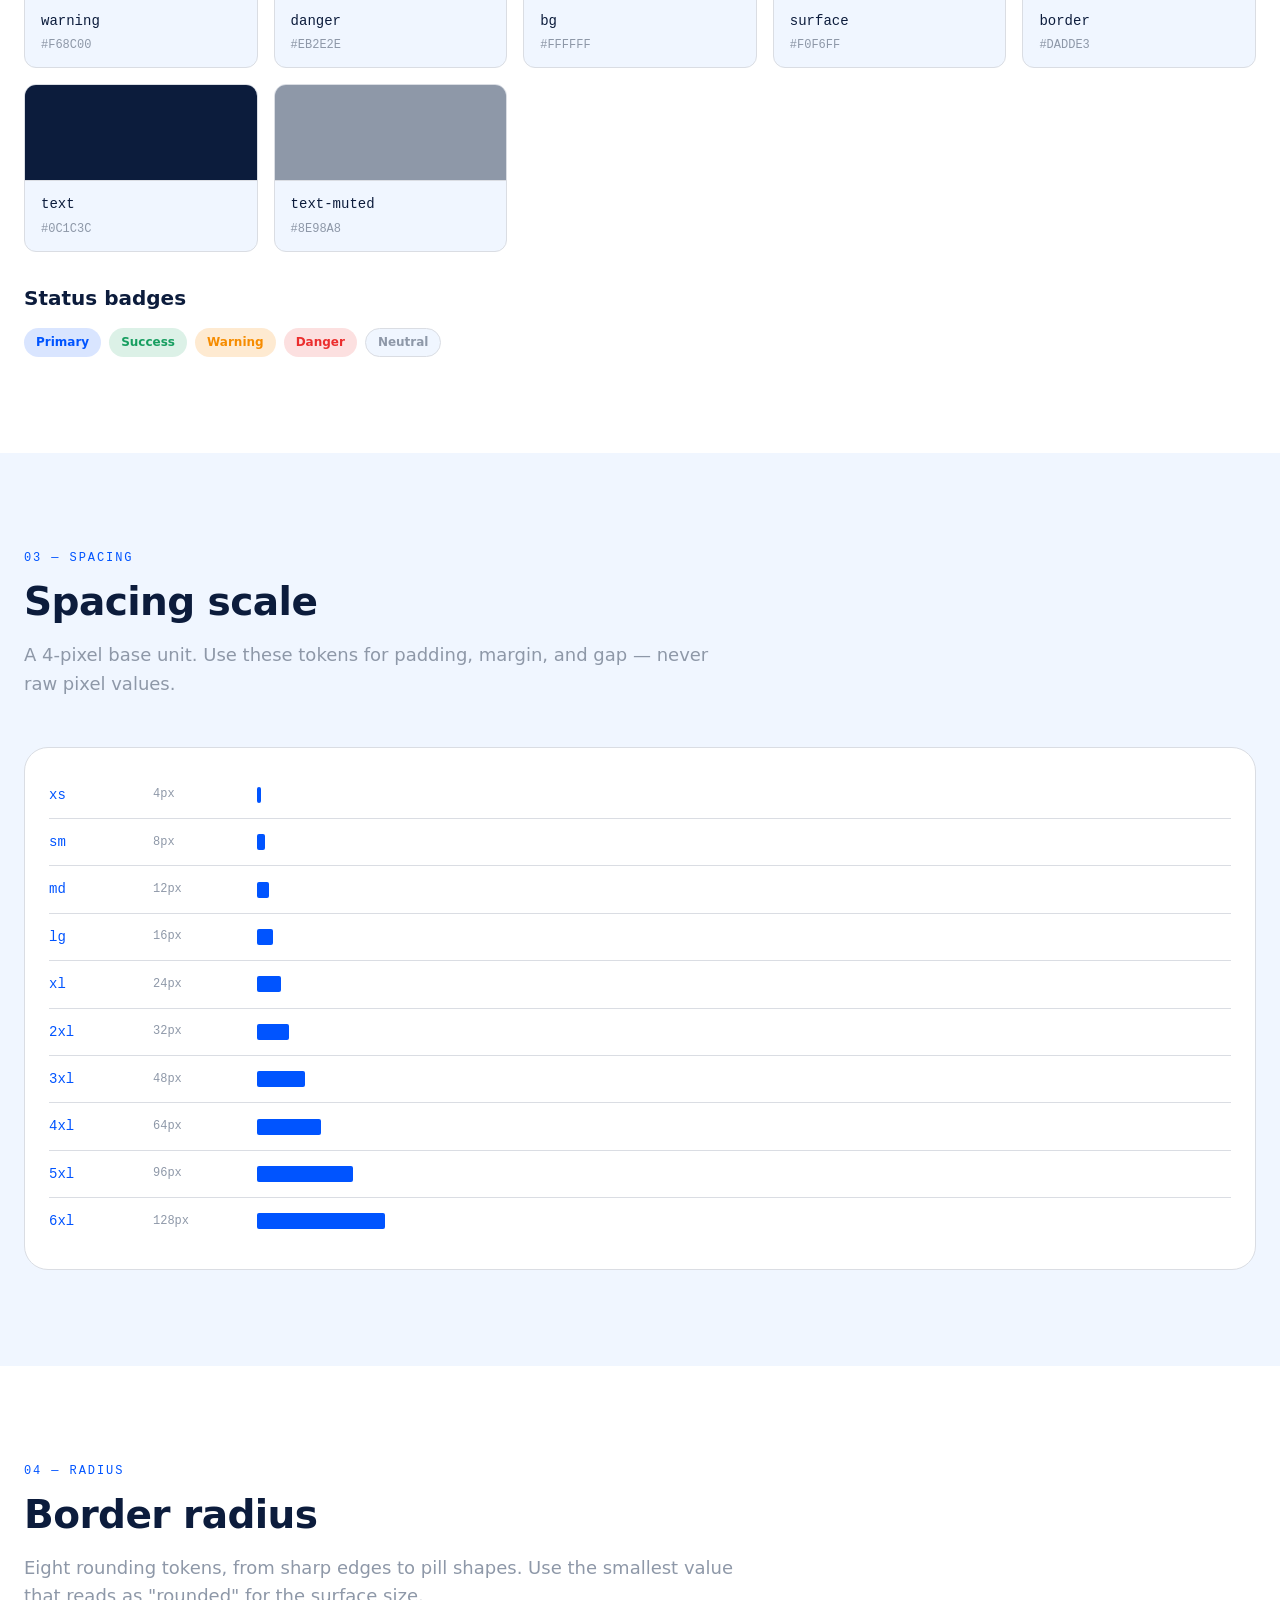
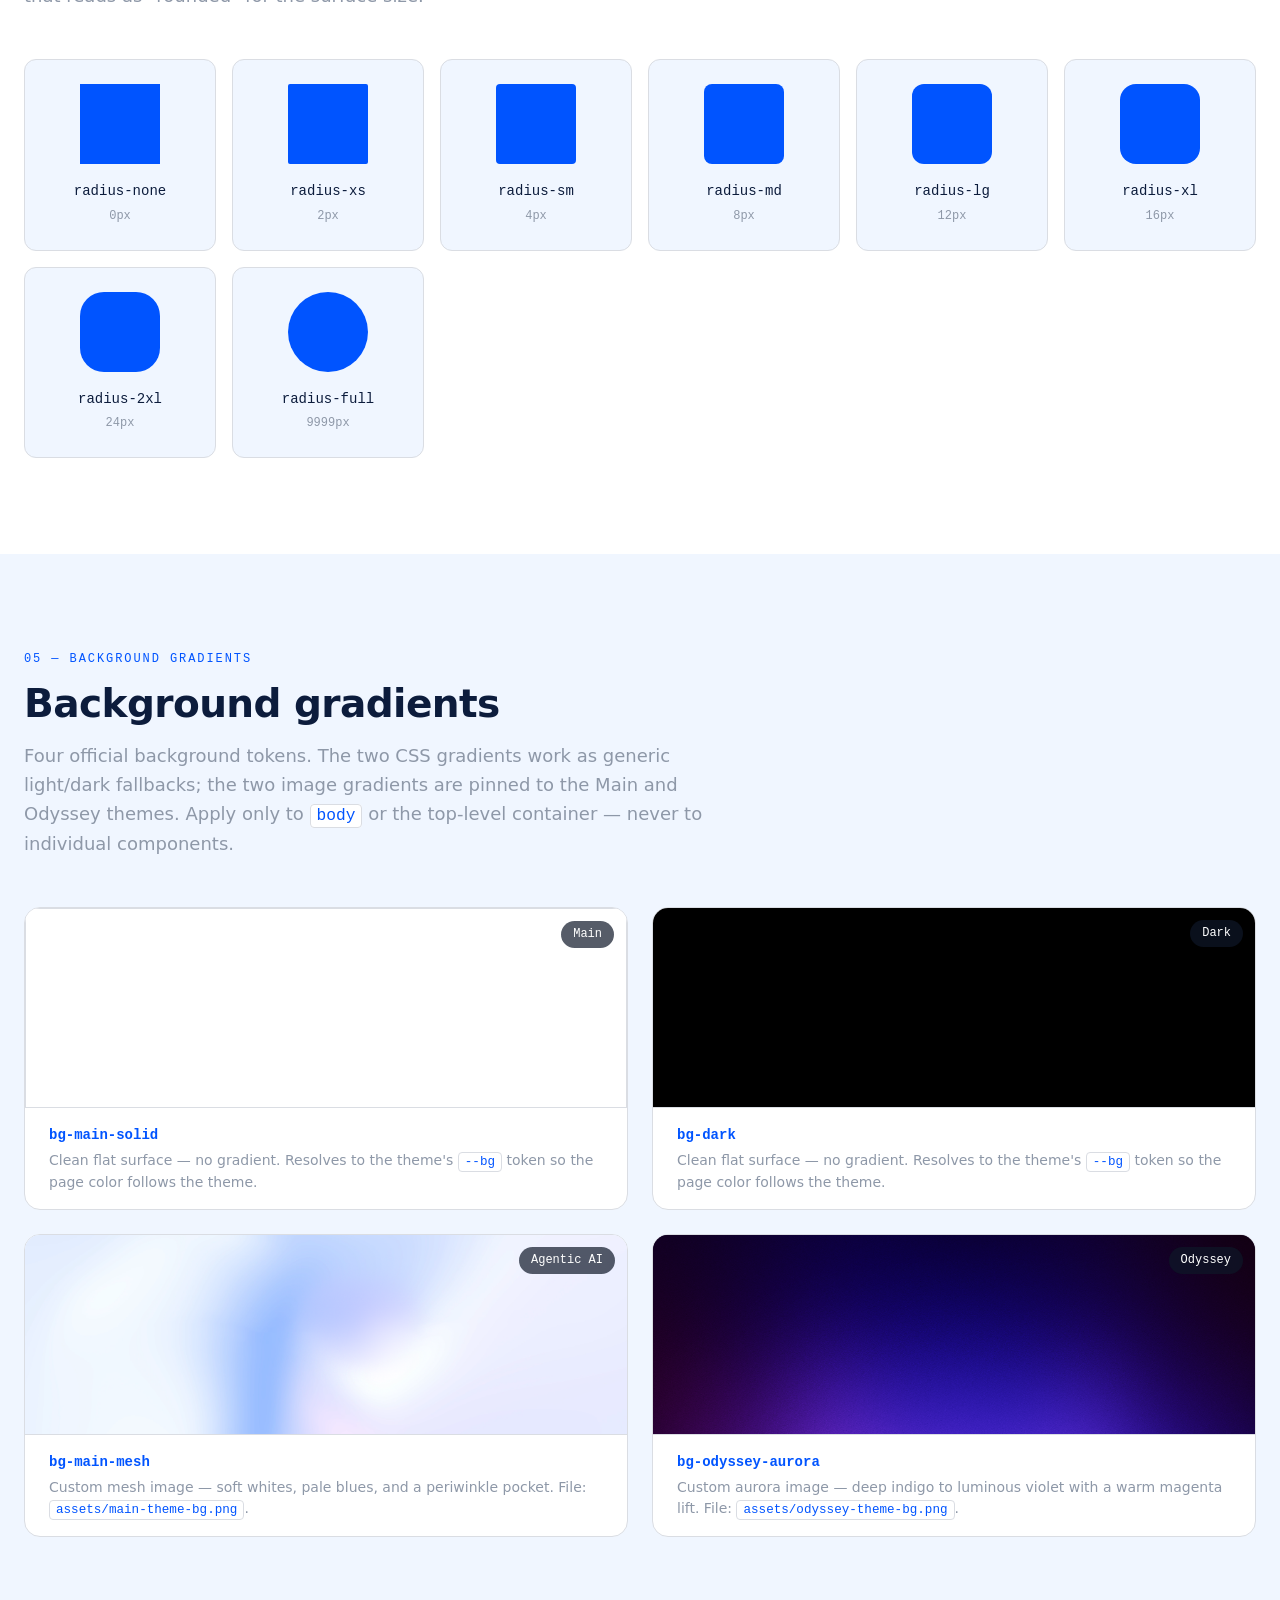
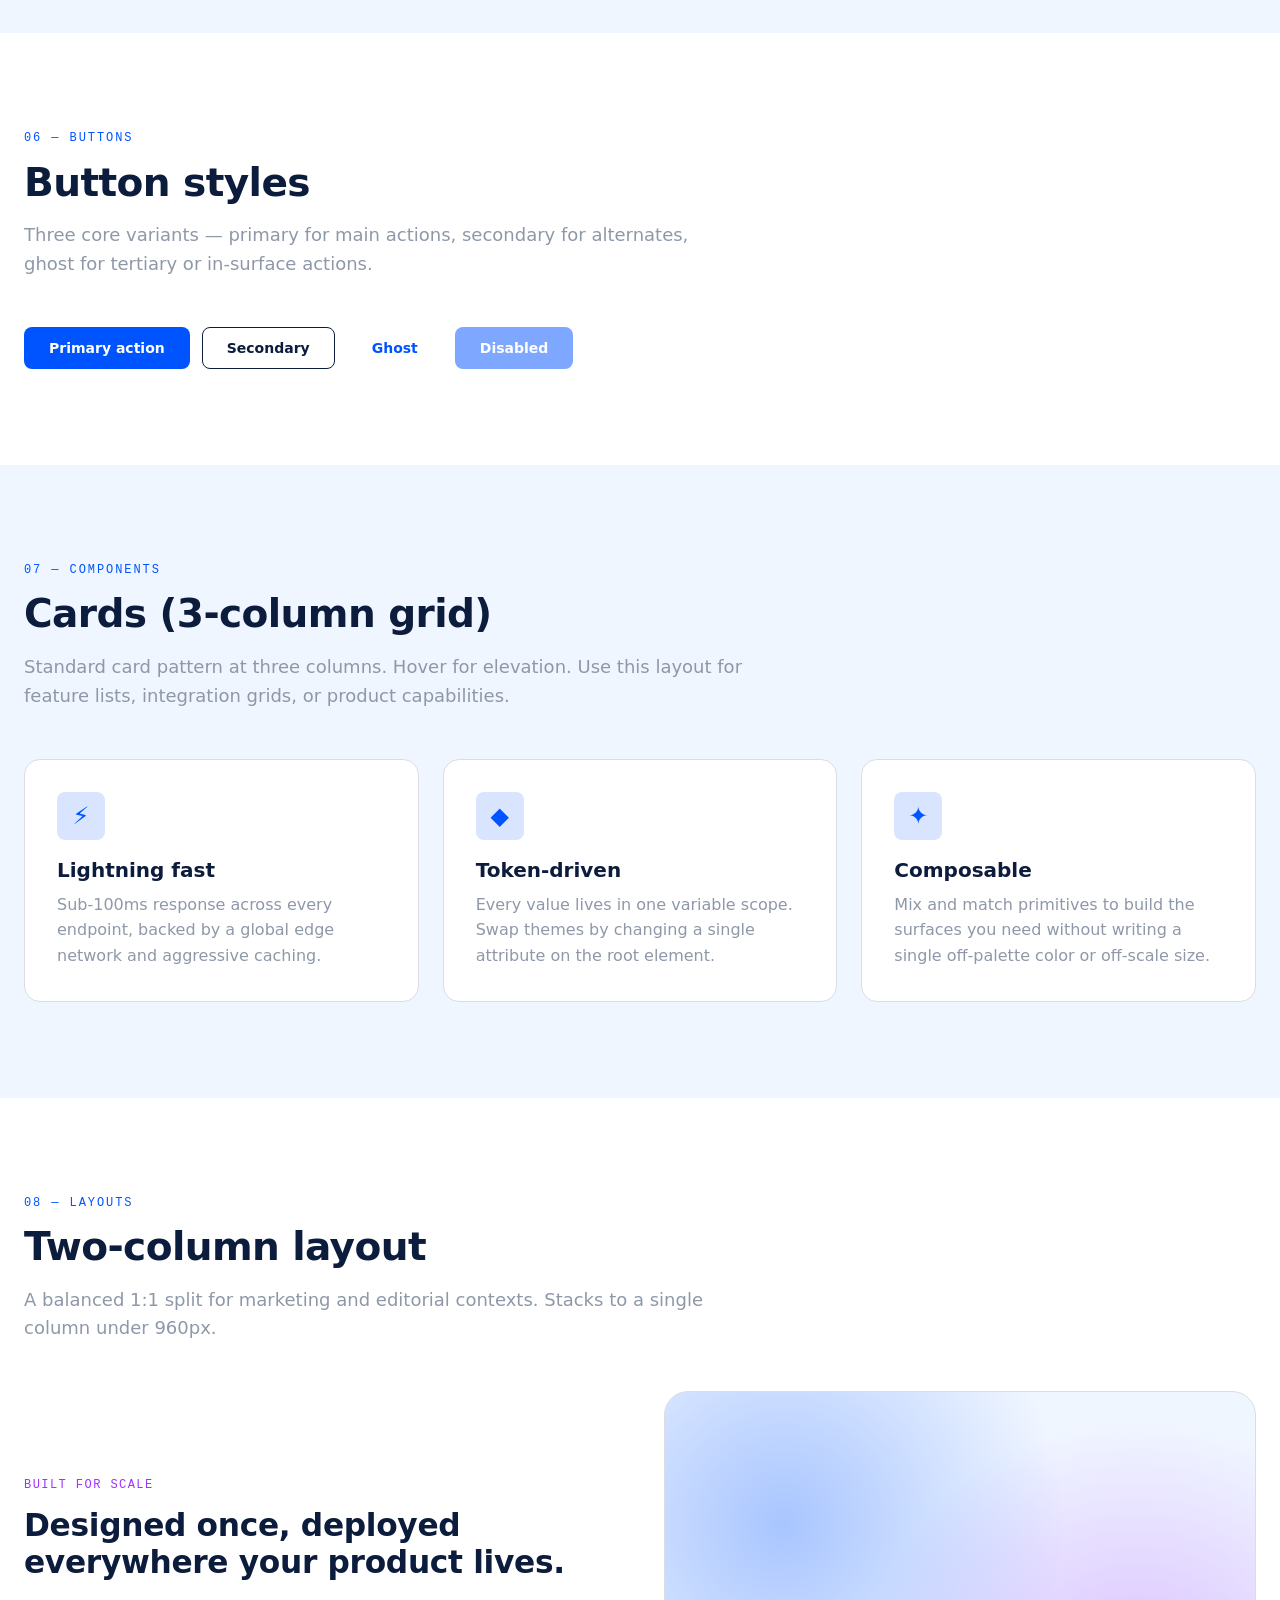
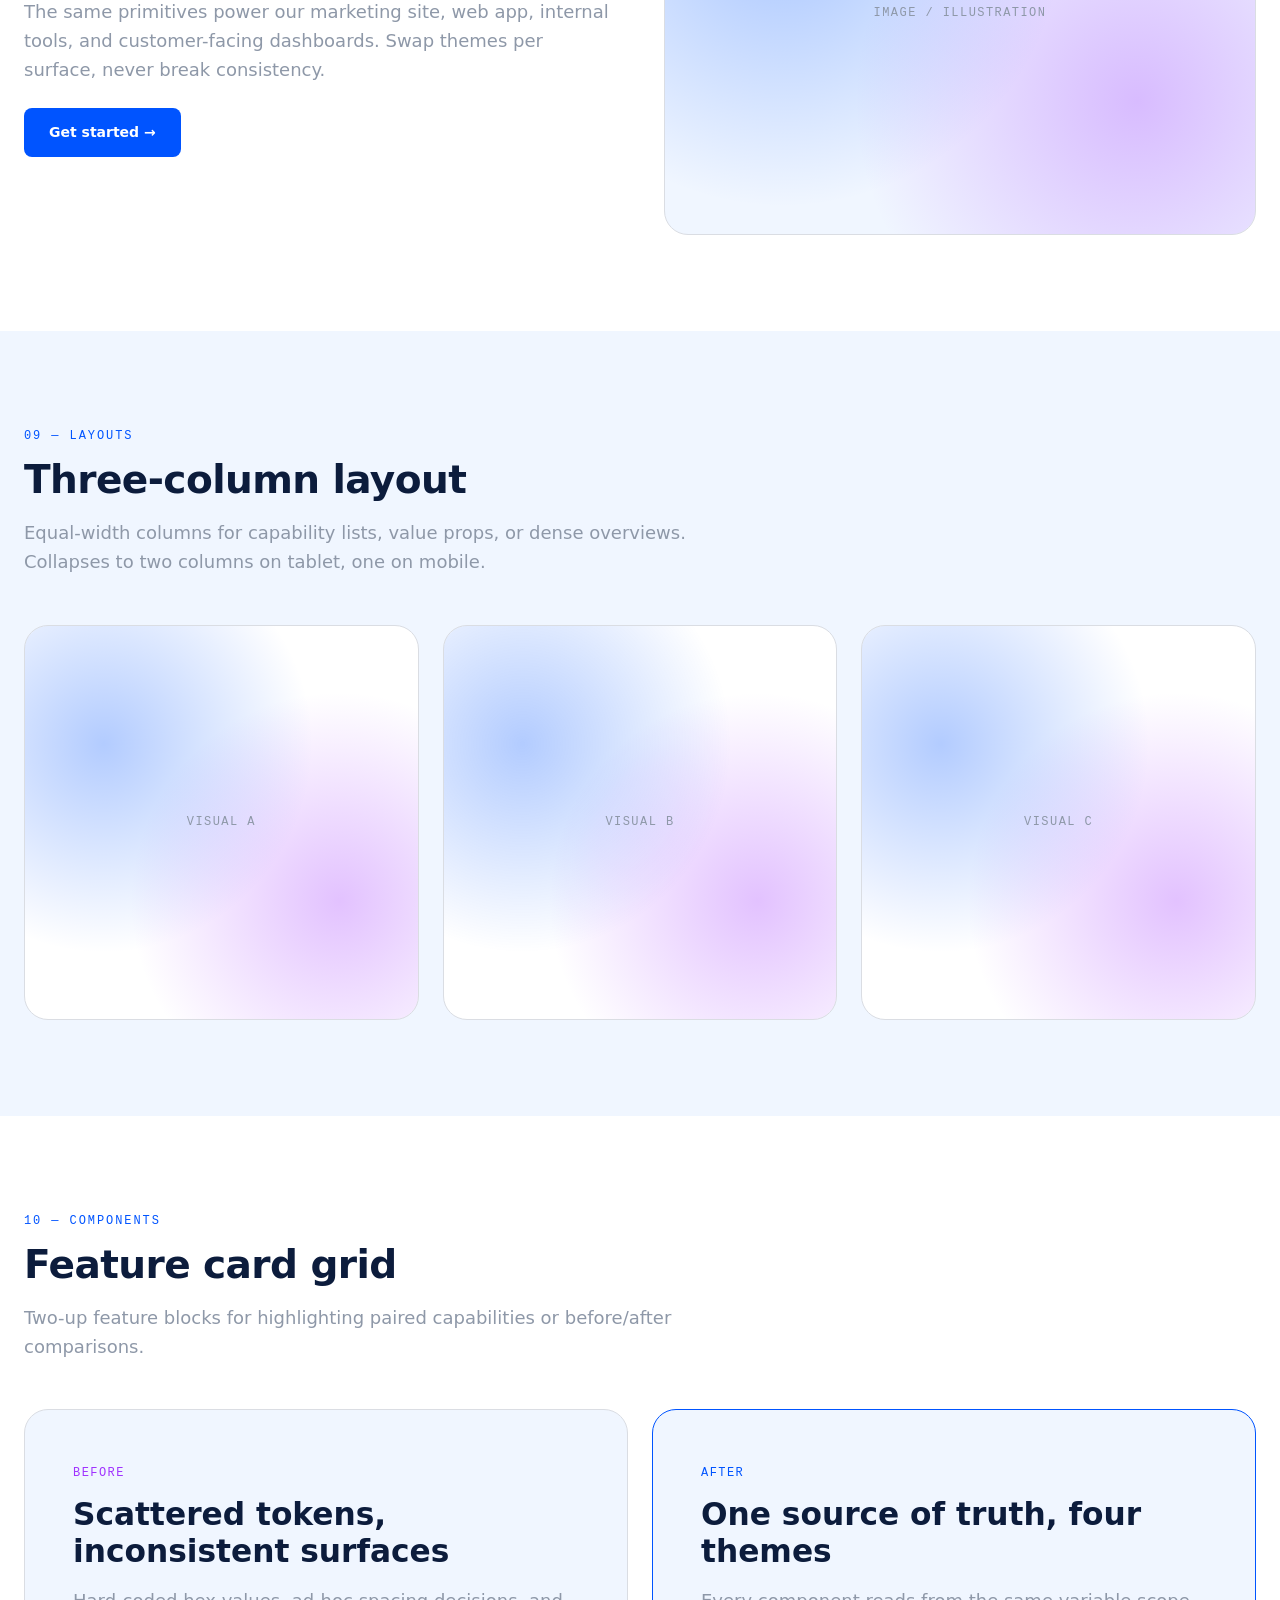
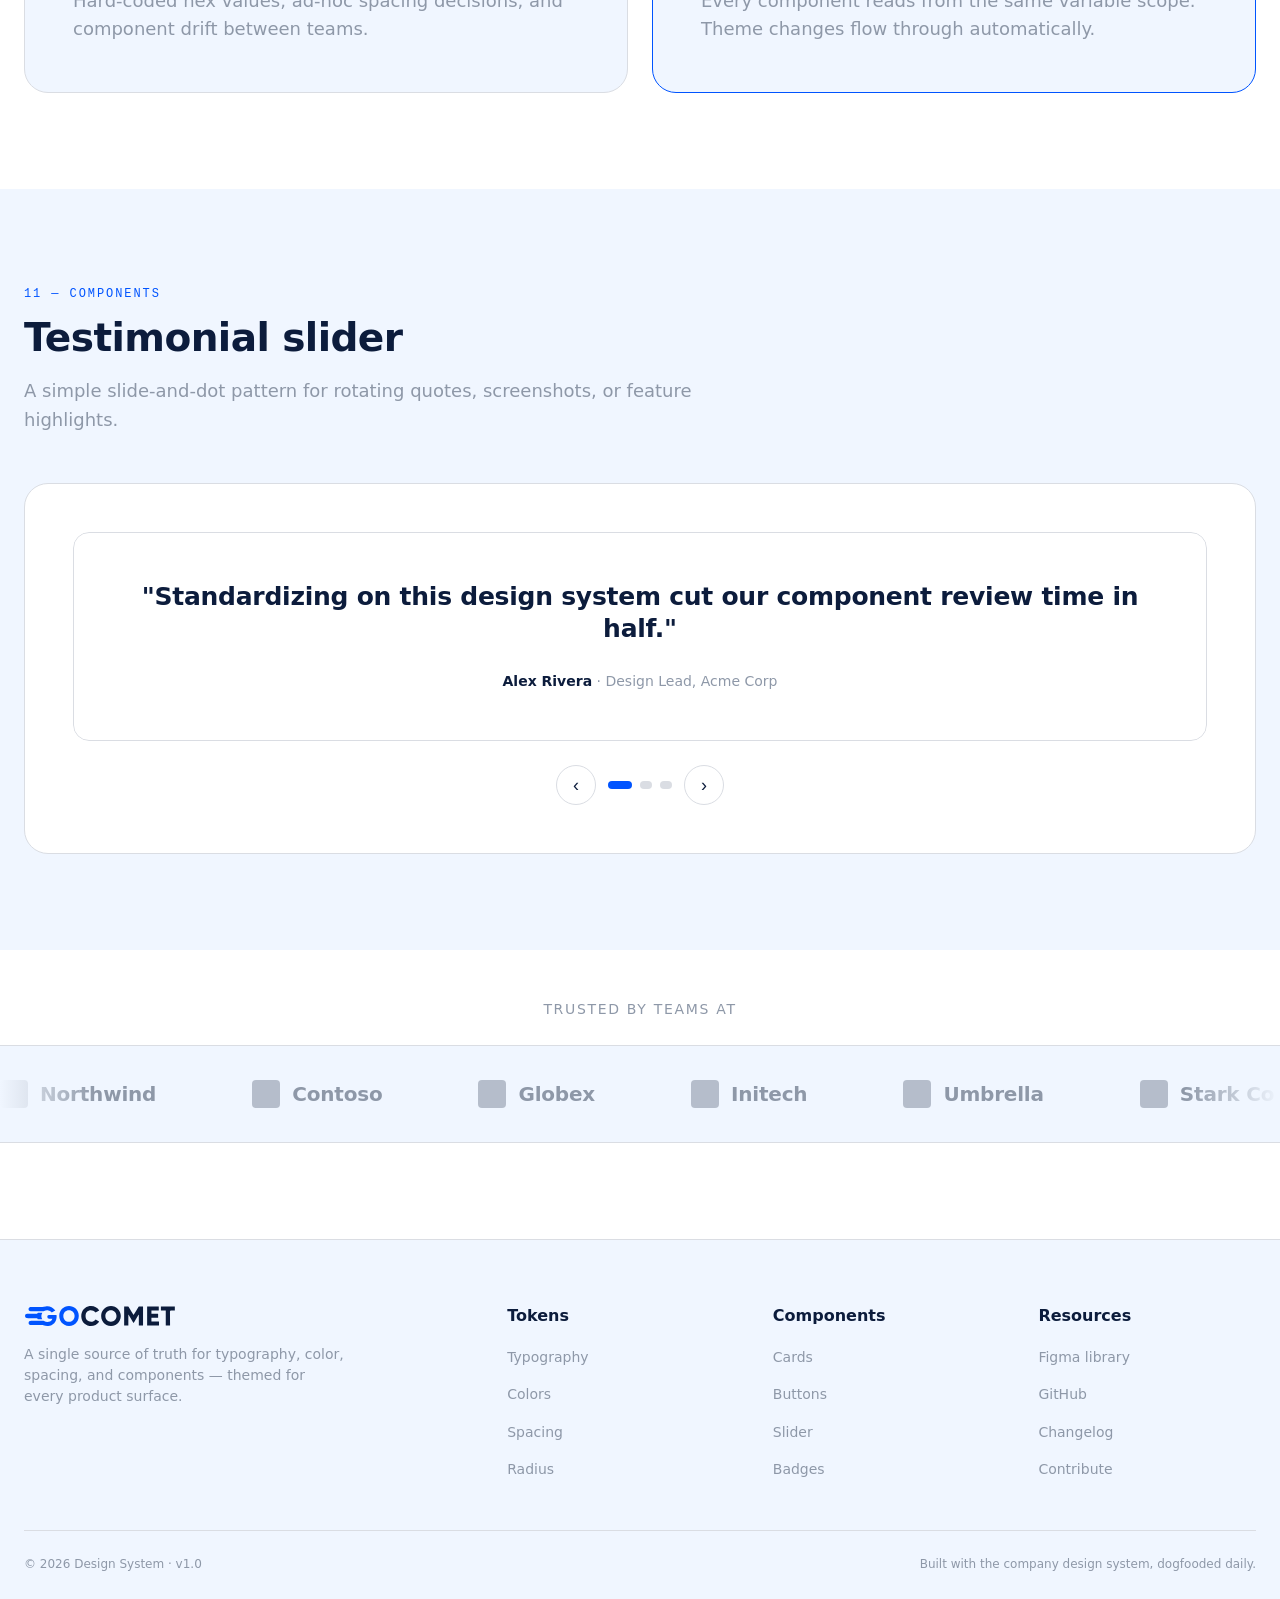
<file: design-system/Guide_v2.html>
<!doctype html>
<html lang="en" data-theme="main">
  <head>
    <meta charset="UTF-8" />
    <meta name="viewport" content="width=device-width, initial-scale=1.0" />
    <title>Style Guide — Company Design System</title>
    <style>
      /* =========================================================
     Design tokens (from company-design-system SKILL.md)
     Theme switch happens via data-theme attribute on <html>.
     ========================================================= */

      :root {
        --font-sans:
          "Proxima Nova", system-ui, -apple-system, "Segoe UI", sans-serif;
        --font-mono: "JetBrains Mono", "SF Mono", Menlo, monospace;

        /* Typography scale (1.25 modular) */
        --fs-h1: 3.052rem;
        --lh-h1: 1.1;
        --fw-h1: 700;
        --fs-h2: 2.441rem;
        --lh-h2: 1.15;
        --fw-h2: 700;
        --fs-h3: 1.953rem;
        --lh-h3: 1.2;
        --fw-h3: 600;
        --fs-h4: 1.563rem;
        --lh-h4: 1.3;
        --fw-h4: 600;
        --fs-h5: 1.25rem;
        --lh-h5: 1.4;
        --fw-h5: 600;
        --fs-h6: 1rem;
        --lh-h6: 1.5;
        --fw-h6: 600;
        --fs-body-lg: 1.125rem;
        --lh-body-lg: 1.6;
        --fs-body-md: 1rem;
        --lh-body-md: 1.6;
        --fs-body-sm: 0.875rem;
        --lh-body-sm: 1.5;
        --fs-body-xs: 0.75rem;
        --lh-body-xs: 1.4;
        --fs-caption: 0.6875rem;
        --lh-caption: 1.3;

        /* Spacing (4px base) */
        --space-xs: 4px;
        --space-sm: 8px;
        --space-md: 12px;
        --space-lg: 16px;
        --space-xl: 24px;
        --space-2xl: 32px;
        --space-3xl: 48px;
        --space-4xl: 64px;
        --space-5xl: 96px;
        --space-6xl: 128px;

        /* Radius */
        --radius-none: 0;
        --radius-xs: 2px;
        --radius-sm: 4px;
        --radius-md: 8px;
        --radius-lg: 12px;
        --radius-xl: 16px;
        --radius-2xl: 24px;
        --radius-full: 9999px;
      }

      /* ---------- Theme: Main (default) ---------- */
      [data-theme="main"] {
        --primary: #0054ff;
        --primary-hover: #003e9c;
        --secondary: #3376ff;
        --accent: #a033ff;
        --success: #179e60;
        --warning: #f68c00;
        --danger: #eb2e2e;
        --bg: #ffffff;
        --surface: #f0f6ff;
        --border: #dadde3;
        --text: #0c1c3c;
        --text-muted: #8e98a8;
      }

      /* ---------- Theme: Dark ---------- */
      [data-theme="dark"] {
        --primary: #0054ff;
        --primary-hover: #112f6b;
        --secondary: #3376ff;
        --accent: #a033ff;
        --success: #179e60;
        --warning: #f68c00;
        --danger: #eb2e2e;
        --bg: #000000;
        --surface: #0a0a0a;
        --border: #262626;
        --text: #f5f7fa;
        --text-muted: #8e98a8;
      }

      /* ---------- Theme: Agentic AI ---------- */
      [data-theme="agentic-ai"] {
        --primary: #0054ff;
        --primary-hover: #003e9c;
        --secondary: #3376ff;
        --accent: #a033ff;
        --success: #179e60;
        --warning: #f68c00;
        --danger: #eb2e2e;
        --bg: #ffffff;
        --surface: #f0f6ff;
        --border: #dadde3;
        --text: #0c1c3c;
        --text-muted: #4e5971;
      }

      /* ---------- Theme: Odyssey ---------- */
      [data-theme="odyssey"] {
        --primary: #0054ff;
        --primary-hover: #112f6b;
        --secondary: #3376ff;
        --accent: #a033ff;
        --success: #179e60;
        --warning: #f68c00;
        --danger: #eb2e2e;
        --bg: #000000;
        --surface: #0a0a0a;
        --border: #262626;
        --text: #f9fafb;
        --text-muted: #dadde3;
      }

      /* =========================================================
     Base
     ========================================================= */
      *,
      *::before,
      *::after {
        box-sizing: border-box;
      }

      html,
      body {
        margin: 0;
        padding: 0;
        font-family: var(--font-sans);
        font-size: var(--fs-body-md);
        line-height: var(--lh-body-md);
        color: var(--text);
        background: var(--bg);
        min-height: 100vh;
        -webkit-font-smoothing: antialiased;
        transition: background-color 0.3s ease;
      }

      h1 {
        font-size: var(--fs-h1);
        line-height: var(--lh-h1);
        font-weight: var(--fw-h1);
        margin: 0;
        letter-spacing: -0.02em;
      }
      h2 {
        font-size: var(--fs-h2);
        line-height: var(--lh-h2);
        font-weight: var(--fw-h2);
        margin: 0;
        letter-spacing: -0.015em;
      }
      h3 {
        font-size: var(--fs-h3);
        line-height: var(--lh-h3);
        font-weight: var(--fw-h3);
        margin: 0;
        letter-spacing: -0.01em;
      }
      h4 {
        font-size: var(--fs-h4);
        line-height: var(--lh-h4);
        font-weight: var(--fw-h4);
        margin: 0;
      }
      h5 {
        font-size: var(--fs-h5);
        line-height: var(--lh-h5);
        font-weight: var(--fw-h5);
        margin: 0;
      }
      h6 {
        font-size: var(--fs-h6);
        line-height: var(--lh-h6);
        font-weight: var(--fw-h6);
        margin: 0;
      }
      p {
        margin: 0;
      }
      code {
        font-family: var(--font-mono);
        font-size: 0.9em;
        background: var(--bg);
        padding: 2px 6px;
        border-radius: var(--radius-sm);
        border: 1px solid var(--border);
        color: var(--primary);
      }

      /* =========================================================
     Navigation
     ========================================================= */
      .nav {
        position: sticky;
        top: 0;
        z-index: 100;
        background: color-mix(in srgb, var(--surface) 92%, transparent);
        backdrop-filter: blur(12px);
        -webkit-backdrop-filter: blur(12px);
        border-bottom: 1px solid var(--border);
      }
      .nav-inner {
        max-width: 1280px;
        margin: 0 auto;
        padding: var(--space-lg) var(--space-xl);
        display: flex;
        align-items: center;
        justify-content: space-between;
        gap: var(--space-xl);
      }
      .nav-brand {
        display: flex;
        align-items: center;
        gap: var(--space-md);
        color: var(--text);
      }
      .brand-logo {
        height: 24px;
        width: auto;
        display: block;
      }
      .brand-logo .logo-dark {
        fill: currentColor; /* follows nav-brand / footer-brand color */
      }
      .brand-logo .logo-blue {
        fill: var(--primary); /* stays on-brand across all themes */
      }
      /* Dark and Odyssey: whole logo (including the blue accent) goes white. */
      [data-theme="dark"] .brand-logo .logo-blue,
      [data-theme="odyssey"] .brand-logo .logo-blue {
        fill: currentColor;
      }
      .nav-links {
        display: flex;
        gap: var(--space-xl);
        list-style: none;
        margin: 0;
        padding: 0;
      }
      .nav-links a {
        color: var(--text-muted);
        text-decoration: none;
        font-size: var(--fs-body-sm);
        font-weight: 500;
        transition: color 0.18s;
      }
      .nav-links a:hover {
        color: var(--text);
      }

      .theme-switcher {
        display: flex;
        gap: var(--space-xs);
        background: var(--bg);
        border: 1px solid var(--border);
        border-radius: var(--radius-full);
        padding: var(--space-xs);
      }
      .theme-switcher button {
        font-family: var(--font-sans);
        font-size: var(--fs-body-xs);
        font-weight: 500;
        color: var(--text-muted);
        background: transparent;
        border: none;
        border-radius: var(--radius-full);
        padding: var(--space-sm) var(--space-md);
        cursor: pointer;
        transition:
          background 0.18s,
          color 0.18s;
        white-space: nowrap;
      }
      .theme-switcher button:hover {
        color: var(--text);
      }
      .theme-switcher button.active {
        background: var(--primary);
        color: #ffffff;
      }

      /* =========================================================
     Layout
     ========================================================= */
      .container {
        max-width: 1280px;
        margin: 0 auto;
        padding: 0 var(--space-xl);
      }
      @media (max-width: 640px) {
        .container {
          padding: 0 var(--space-lg);
        }
      }

      .section {
        padding: var(--space-5xl) 0;
      }

      /* =========================================================
     Alternating section backgrounds
     Body stays flat var(--bg) for every theme; sections own the
     vertical rhythm. .section-alt is the accent stripe.
       Main / Dark        → flat var(--surface)
       Agentic AI         → bg-main-mesh image
       Odyssey            → bg-odyssey-aurora image
     ========================================================= */
      .section,
      .hero {
        background: var(--bg);
      }
      .section-alt {
        background: var(--surface);
      }
      [data-theme="agentic-ai"] .section-alt {
        background:
          url("./assets/main-theme-bg.png") center / cover no-repeat,
          var(--surface);
      }
      [data-theme="odyssey"] .section-alt {
        background:
          url("./assets/odyssey-theme-bg.png") center / cover no-repeat,
          var(--surface);
      }

      /* Hero exception: in Agentic AI and Odyssey the hero shows the
         theme's image so the page doesn't open on a flat slab. Main and
         Dark keep the hero flat (already covered by the rule above). */
      [data-theme="agentic-ai"] .hero {
        background:
          url("./assets/main-theme-bg.png") center / cover no-repeat,
          var(--surface);
      }
      [data-theme="odyssey"] .hero {
        background:
          url("./assets/odyssey-theme-bg.png") center / cover no-repeat,
          var(--surface);
      }

      /* Cards inside an alt stripe need to flip their fill so they don't
         blend into the section's surface color. In Main/Dark this means
         the card uses --bg; in Agentic AI/Odyssey the textured stripe
         lets us keep --surface but we still flip for consistency. */
      .section-alt .card,
      .section-alt .feature-card,
      .section-alt .stat,
      .section-alt .swatch,
      .section-alt .radius-tile,
      .section-alt .col-image,
      .section-alt .type-list,
      .section-alt .spacing-list,
      .section-alt .slider,
      .section-alt .gradient-card {
        background: var(--bg);
      }

      .section-header {
        margin-bottom: var(--space-3xl);
        max-width: 720px;
      }
      .section-eyebrow {
        font-family: var(--font-mono);
        font-size: var(--fs-body-xs);
        font-weight: 500;
        text-transform: uppercase;
        letter-spacing: 0.16em;
        color: var(--primary);
        margin-bottom: var(--space-md);
      }
      .section-title {
        margin-bottom: var(--space-lg);
      }
      .section-lede {
        font-size: var(--fs-body-lg);
        line-height: var(--lh-body-lg);
        color: var(--text-muted);
      }

      /* =========================================================
     Hero
     ========================================================= */
      .hero {
        padding: var(--space-6xl) 0 var(--space-5xl);
        min-height: 100vh;
        display: flex;
        align-items: center;
        text-align: center;
      }
      .hero > .container {
        width: 100%;
      }
      .hero-eyebrow {
        display: inline-block;
        font-family: var(--font-mono);
        font-size: var(--fs-body-xs);
        font-weight: 500;
        text-transform: uppercase;
        letter-spacing: 0.16em;
        color: var(--primary);
        background: color-mix(in srgb, var(--primary) 12%, transparent);
        padding: var(--space-sm) var(--space-lg);
        border-radius: var(--radius-full);
        margin-bottom: var(--space-xl);
      }
      .hero h1 {
        max-width: 900px;
        margin: 0 auto var(--space-xl);
      }
      .hero h1 .accent {
        color: var(--primary);
      }
      .hero-lede {
        font-size: var(--fs-body-lg);
        line-height: var(--lh-body-lg);
        color: var(--text-muted);
        max-width: 640px;
        margin: 0 auto var(--space-2xl);
      }
      .hero-actions {
        display: flex;
        gap: var(--space-md);
        justify-content: center;
        flex-wrap: wrap;
      }

      /* =========================================================
     Buttons
     ========================================================= */
      .btn {
        display: inline-flex;
        align-items: center;
        gap: var(--space-sm);
        font-family: var(--font-sans);
        font-size: var(--fs-body-sm);
        font-weight: 600;
        padding: var(--space-md) var(--space-xl);
        border-radius: var(--radius-md);
        border: 1px solid transparent;
        cursor: pointer;
        text-decoration: none;
        transition: all 0.18s;
      }
      .btn-primary {
        background: var(--primary);
        color: #ffffff;
      }
      .btn-primary:hover {
        background: var(--primary-hover);
      }
      .btn-secondary {
        background: transparent;
        color: var(--text);
        border-color: var(--text);
      }
      .btn-secondary:hover {
        background: var(--surface);
        border-color: var(--border);
      }
      .btn-ghost {
        background: transparent;
        color: var(--primary);
      }
      .btn-ghost:hover {
        background: color-mix(in srgb, var(--primary) 10%, transparent);
      }

      /* =========================================================
     Section: Typography showcase
     ========================================================= */
      .type-list {
        background: var(--surface);
        border: 1px solid var(--border);
        border-radius: var(--radius-2xl);
        padding: var(--space-2xl);
      }
      .type-row {
        display: grid;
        grid-template-columns: 100px 1fr 180px;
        gap: var(--space-xl);
        align-items: baseline;
        padding: var(--space-xl) 0;
        border-bottom: 1px solid var(--border);
      }
      .type-row:last-child {
        border-bottom: none;
      }
      .type-token {
        font-family: var(--font-mono);
        font-size: var(--fs-body-sm);
        color: var(--primary);
        font-weight: 500;
      }
      .type-meta {
        font-family: var(--font-mono);
        font-size: var(--fs-body-xs);
        color: var(--text-muted);
        text-align: right;
      }

      /* =========================================================
     Section: Color palette
     ========================================================= */
      .palette-grid {
        display: grid;
        grid-template-columns: repeat(auto-fill, minmax(200px, 1fr));
        gap: var(--space-lg);
      }
      .swatch {
        background: var(--surface);
        border: 1px solid var(--border);
        border-radius: var(--radius-lg);
        overflow: hidden;
      }
      .swatch-color {
        height: 96px;
        border-bottom: 1px solid var(--border);
      }
      .swatch-meta {
        padding: var(--space-md) var(--space-lg);
      }
      .swatch-token {
        font-family: var(--font-mono);
        font-size: var(--fs-body-sm);
        font-weight: 500;
        color: var(--text);
        margin-bottom: var(--space-xs);
      }
      .swatch-hex {
        font-family: var(--font-mono);
        font-size: var(--fs-body-xs);
        color: var(--text-muted);
        text-transform: uppercase;
      }

      /* =========================================================
     Section: Spacing
     ========================================================= */
      .spacing-list {
        background: var(--surface);
        border: 1px solid var(--border);
        border-radius: var(--radius-2xl);
        padding: var(--space-xl);
      }
      .space-row {
        display: grid;
        grid-template-columns: 80px 80px 1fr;
        align-items: center;
        gap: var(--space-xl);
        padding: var(--space-md) 0;
        border-bottom: 1px solid var(--border);
      }
      .space-row:last-child {
        border-bottom: none;
      }
      .space-token {
        font-family: var(--font-mono);
        font-size: var(--fs-body-sm);
        color: var(--primary);
        font-weight: 500;
      }
      .space-value {
        font-family: var(--font-mono);
        font-size: var(--fs-body-xs);
        color: var(--text-muted);
      }
      .space-bar {
        height: 16px;
        background: var(--primary);
        border-radius: var(--radius-xs);
      }

      /* =========================================================
     Section: Radius
     ========================================================= */
      .radius-grid {
        display: grid;
        grid-template-columns: repeat(auto-fill, minmax(180px, 1fr));
        gap: var(--space-lg);
      }
      .radius-tile {
        background: var(--surface);
        border: 1px solid var(--border);
        border-radius: var(--radius-lg);
        padding: var(--space-xl);
        text-align: center;
      }
      .radius-demo {
        width: 80px;
        height: 80px;
        background: var(--primary);
        margin: 0 auto var(--space-lg);
      }
      .radius-token {
        font-family: var(--font-mono);
        font-size: var(--fs-body-sm);
        color: var(--text);
        font-weight: 500;
        margin-bottom: var(--space-xs);
      }
      .radius-value {
        font-family: var(--font-mono);
        font-size: var(--fs-body-xs);
        color: var(--text-muted);
      }

      /* =========================================================
     Cards
     ========================================================= */
      .card-grid-3 {
        display: grid;
        grid-template-columns: repeat(3, 1fr);
        gap: var(--space-xl);
      }
      .card-grid-2 {
        display: grid;
        grid-template-columns: repeat(2, 1fr);
        gap: var(--space-xl);
      }
      .card {
        background: var(--surface);
        border: 1px solid var(--border);
        border-radius: var(--radius-xl);
        padding: var(--space-2xl);
        transition:
          transform 0.2s,
          border-color 0.2s;
      }
      .card:hover {
        transform: translateY(-4px);
        border-color: var(--primary);
      }
      .card-icon {
        width: 48px;
        height: 48px;
        border-radius: var(--radius-md);
        background: color-mix(in srgb, var(--primary) 15%, transparent);
        color: var(--primary);
        display: grid;
        place-items: center;
        margin-bottom: var(--space-lg);
        font-size: 24px;
        font-weight: 700;
      }
      .card-title {
        font-size: var(--fs-h5);
        font-weight: var(--fw-h5);
        color: var(--text);
        margin-bottom: var(--space-sm);
      }
      .card-body {
        font-size: var(--fs-body-md);
        color: var(--text-muted);
        line-height: var(--lh-body-md);
      }

      /* Feature card variant */
      .feature-card {
        background: var(--surface);
        border: 1px solid var(--border);
        border-radius: var(--radius-2xl);
        padding: var(--space-3xl);
      }
      .feature-tag {
        display: inline-block;
        font-family: var(--font-mono);
        font-size: var(--fs-body-xs);
        font-weight: 500;
        text-transform: uppercase;
        letter-spacing: 0.12em;
        color: var(--accent);
        margin-bottom: var(--space-md);
      }
      .feature-headline {
        font-size: var(--fs-h3);
        font-weight: var(--fw-h3);
        line-height: var(--lh-h3);
        color: var(--text);
        margin-bottom: var(--space-lg);
      }
      .feature-body {
        font-size: var(--fs-body-lg);
        line-height: var(--lh-body-lg);
        color: var(--text-muted);
      }

      /* =========================================================
     2-column / 3-column layouts
     ========================================================= */
      .col-2 {
        display: grid;
        grid-template-columns: 1fr 1fr;
        gap: var(--space-3xl);
        align-items: center;
      }
      .col-3 {
        display: grid;
        grid-template-columns: repeat(3, 1fr);
        gap: var(--space-xl);
      }
      .col-image {
        background: var(--surface);
        border: 1px solid var(--border);
        border-radius: var(--radius-2xl);
        aspect-ratio: 4 / 3;
        display: grid;
        place-items: center;
        overflow: hidden;
        position: relative;
      }
      .col-image::before {
        content: "";
        position: absolute;
        inset: 0;
        background:
          radial-gradient(
            circle at 20% 30%,
            color-mix(in srgb, var(--primary) 30%, transparent),
            transparent 50%
          ),
          radial-gradient(
            circle at 80% 70%,
            color-mix(in srgb, var(--accent) 30%, transparent),
            transparent 50%
          );
      }
      .col-image-label {
        position: relative;
        color: var(--text-muted);
        font-family: var(--font-mono);
        font-size: var(--fs-body-xs);
        text-transform: uppercase;
        letter-spacing: 0.12em;
      }

      /* =========================================================
     Logo ticker
     ========================================================= */
      .ticker {
        background: var(--surface);
        border-top: 1px solid var(--border);
        border-bottom: 1px solid var(--border);
        padding: var(--space-2xl) 0;
        overflow: hidden;
        position: relative;
      }
      .ticker::before,
      .ticker::after {
        content: "";
        position: absolute;
        top: 0;
        bottom: 0;
        width: 96px;
        z-index: 2;
        pointer-events: none;
      }
      .ticker::before {
        left: 0;
        background: linear-gradient(to right, var(--surface), transparent);
      }
      .ticker::after {
        right: 0;
        background: linear-gradient(to left, var(--surface), transparent);
      }
      .ticker-track {
        display: flex;
        gap: var(--space-5xl);
        width: max-content;
        animation: scroll 30s linear infinite;
      }
      .ticker-logo {
        display: flex;
        align-items: center;
        gap: var(--space-md);
        color: var(--text-muted);
        font-weight: 700;
        font-size: var(--fs-h5);
        letter-spacing: -0.01em;
        white-space: nowrap;
      }
      .ticker-mark {
        width: 28px;
        height: 28px;
        border-radius: var(--radius-sm);
        background: var(--text-muted);
        opacity: 0.6;
      }
      @keyframes scroll {
        from {
          transform: translateX(0);
        }
        to {
          transform: translateX(-50%);
        }
      }

      /* =========================================================
     Slider / Carousel
     ========================================================= */
      .slider {
        background: var(--surface);
        border: 1px solid var(--border);
        border-radius: var(--radius-2xl);
        padding: var(--space-3xl);
      }
      .slider-stage {
        position: relative;
        overflow: hidden;
        border-radius: var(--radius-xl);
      }
      .slider-track {
        display: flex;
        transition: transform 0.4s cubic-bezier(0.4, 0, 0.2, 1);
      }
      .slider-slide {
        flex: 0 0 100%;
        background: var(--bg);
        border: 1px solid var(--border);
        border-radius: var(--radius-xl);
        padding: var(--space-3xl);
        text-align: center;
      }
      .slider-quote {
        font-size: var(--fs-h4);
        font-weight: var(--fw-h4);
        line-height: var(--lh-h4);
        color: var(--text);
        margin-bottom: var(--space-xl);
        letter-spacing: -0.01em;
      }
      .slider-attribution {
        font-size: var(--fs-body-sm);
        color: var(--text-muted);
      }
      .slider-attribution strong {
        color: var(--text);
        font-weight: 600;
      }
      .slider-controls {
        display: flex;
        justify-content: center;
        align-items: center;
        gap: var(--space-md);
        margin-top: var(--space-xl);
      }
      .slider-btn {
        width: 40px;
        height: 40px;
        border-radius: var(--radius-full);
        background: var(--bg);
        border: 1px solid var(--border);
        color: var(--text);
        cursor: pointer;
        display: grid;
        place-items: center;
        font-size: 18px;
        transition: all 0.18s;
      }
      .slider-btn:hover {
        background: var(--primary);
        color: #ffffff;
        border-color: var(--primary);
      }
      .slider-dots {
        display: flex;
        gap: var(--space-sm);
      }
      .slider-dot {
        width: 8px;
        height: 8px;
        border-radius: var(--radius-full);
        background: var(--border);
        border: none;
        cursor: pointer;
        transition:
          background 0.18s,
          width 0.18s;
      }
      .slider-dot.active {
        background: var(--primary);
        width: 24px;
      }

      /* =========================================================
     Stats / Metrics
     ========================================================= */
      .stats-grid {
        display: grid;
        grid-template-columns: repeat(auto-fit, minmax(200px, 1fr));
        gap: var(--space-lg);
      }
      .stat {
        background: var(--surface);
        border: 1px solid var(--border);
        border-radius: var(--radius-lg);
        padding: var(--space-xl);
      }
      .stat-value {
        font-size: var(--fs-h2);
        font-weight: var(--fw-h2);
        line-height: 1;
        color: var(--primary);
        margin-bottom: var(--space-sm);
        letter-spacing: -0.02em;
      }
      .stat-label {
        font-size: var(--fs-body-sm);
        color: var(--text-muted);
      }

      /* =========================================================
     Badges & chips
     ========================================================= */
      .badge-row {
        display: flex;
        gap: var(--space-sm);
        flex-wrap: wrap;
      }
      .badge {
        display: inline-flex;
        align-items: center;
        gap: var(--space-xs);
        font-size: var(--fs-body-xs);
        font-weight: 600;
        padding: var(--space-xs) var(--space-md);
        border-radius: var(--radius-full);
      }
      .badge.primary {
        background: color-mix(in srgb, var(--primary) 15%, transparent);
        color: var(--primary);
      }
      .badge.success {
        background: color-mix(in srgb, var(--success) 15%, transparent);
        color: var(--success);
      }
      .badge.warning {
        background: color-mix(in srgb, var(--warning) 18%, transparent);
        color: var(--warning);
      }
      .badge.danger {
        background: color-mix(in srgb, var(--danger) 15%, transparent);
        color: var(--danger);
      }
      .badge.neutral {
        background: var(--surface);
        color: var(--text-muted);
        border: 1px solid var(--border);
      }

      /* =========================================================
     Gradient previews
     ========================================================= */
      .gradient-grid {
        display: grid;
        grid-template-columns: repeat(2, 1fr);
        gap: var(--space-xl);
      }
      .gradient-card {
        background: var(--surface);
        border: 1px solid var(--border);
        border-radius: var(--radius-xl);
        overflow: hidden;
      }
      .gradient-preview {
        height: 200px;
        border-bottom: 1px solid var(--border);
        position: relative;
      }
      .gradient-preview .pair-pill {
        position: absolute;
        top: var(--space-md);
        right: var(--space-md);
        background: rgba(15, 23, 41, 0.7);
        color: #ffffff;
        backdrop-filter: blur(6px);
        -webkit-backdrop-filter: blur(6px);
        font-family: var(--font-mono);
        font-size: var(--fs-body-xs);
        font-weight: 500;
        padding: var(--space-xs) var(--space-md);
        border-radius: var(--radius-full);
      }
      .gradient-meta {
        padding: var(--space-lg) var(--space-xl);
      }
      .gradient-token {
        font-family: var(--font-mono);
        font-size: var(--fs-body-sm);
        font-weight: 600;
        color: var(--primary);
        margin-bottom: var(--space-xs);
      }
      .gradient-desc {
        font-size: var(--fs-body-sm);
        color: var(--text-muted);
        line-height: var(--lh-body-sm);
      }

      /* The four official gradient tokens, used inline on .gradient-preview.
     Preview tiles are hardcoded so each tile always shows its own canonical
     look regardless of which theme is currently active. */
      .grad-main-solid {
        background: #ffffff;
      }
      .grad-dark {
        background: #000000;
      }
      .grad-main-mesh {
        background:
          url("./assets/main-theme-bg.png") center / cover no-repeat,
          #f1f6fe;
      }
      .grad-odyssey-aurora {
        background:
          url("./assets/odyssey-theme-bg.png") center / cover no-repeat,
          #10002a;
      }

      /* =========================================================
     Footer
     ========================================================= */
      .footer {
        background: var(--surface);
        border-top: 1px solid var(--border);
        padding: var(--space-4xl) 0 var(--space-2xl);
        margin-top: var(--space-5xl);
      }
      .footer-grid {
        display: grid;
        grid-template-columns: 2fr 1fr 1fr 1fr;
        gap: var(--space-3xl);
        margin-bottom: var(--space-3xl);
      }
      .footer-brand {
        display: flex;
        align-items: center;
        gap: var(--space-md);
        margin-bottom: var(--space-lg);
        color: var(--text);
      }
      .footer-tagline {
        font-size: var(--fs-body-sm);
        color: var(--text-muted);
        max-width: 320px;
        line-height: var(--lh-body-sm);
      }
      .footer-col h6 {
        color: var(--text);
        margin-bottom: var(--space-lg);
      }
      .footer-col ul {
        list-style: none;
        padding: 0;
        margin: 0;
        display: flex;
        flex-direction: column;
        gap: var(--space-md);
      }
      .footer-col a {
        color: var(--text-muted);
        text-decoration: none;
        font-size: var(--fs-body-sm);
        transition: color 0.18s;
      }
      .footer-col a:hover {
        color: var(--primary);
      }
      .footer-bottom {
        border-top: 1px solid var(--border);
        padding-top: var(--space-xl);
        display: flex;
        justify-content: space-between;
        align-items: center;
        font-size: var(--fs-body-xs);
        color: var(--text-muted);
        flex-wrap: wrap;
        gap: var(--space-md);
      }

      /* =========================================================
     Responsive
     ========================================================= */
      @media (max-width: 960px) {
        .nav-links {
          display: none;
        }
        .card-grid-3,
        .col-3 {
          grid-template-columns: 1fr 1fr;
        }
        .col-2 {
          grid-template-columns: 1fr;
        }
        .footer-grid {
          grid-template-columns: 1fr 1fr;
        }
      }
      @media (max-width: 640px) {
        :root {
          --fs-h1: 2.25rem;
          --fs-h2: 1.85rem;
          --fs-h3: 1.5rem;
        }
        .hero {
          padding: var(--space-3xl) 0 var(--space-2xl);
        }
        .section {
          padding: var(--space-3xl) 0;
        }
        .card-grid-3,
        .card-grid-2,
        .col-3,
        .gradient-grid {
          grid-template-columns: 1fr;
        }
        .footer-grid {
          grid-template-columns: 1fr;
        }
        .type-row {
          grid-template-columns: 1fr;
          gap: var(--space-sm);
        }
        .type-meta {
          text-align: left;
        }
        .nav-inner {
          flex-wrap: wrap;
        }
      }
    </style>
  </head>
  <body>
    <!-- =================== NAV =================== -->
    <header class="nav">
      <div class="nav-inner">
        <div class="nav-brand">
          <svg
            class="brand-logo"
            viewBox="0 0 300 47.4"
            xmlns="http://www.w3.org/2000/svg"
            aria-label="GoComet"
            role="img"
          >
            <path
              class="logo-dark"
              d="M206.1,21.2v21.5h-8.3V4.9h8.1c.4,0,.8.6.9.9,3,4.9,5.8,9.6,8.7,14.5.2.4.6.8.9,1.3.4-.6.6-.9.9-1.3,2.8-4.9,5.8-9.6,8.7-14.5.6-.9,1.1-1.1,2.1-1.1h7v38h-8.3v-21.6h-.4c-.2.4-.6.8-.8,1.3-2.6,4.5-5.5,9.1-8.1,13.4-.9,1.5-1.3,1.5-2.2,0-2.8-4.9-5.8-9.6-8.7-14.5,0-.2-.5-.1-.5-.1ZM171.8,35c6.2,0,10.9-4.9,10.9-11.3s-4.7-11.5-11.1-11.5-10.9,4.9-10.9,11.5,4.7,11.5,11.1,11.3M171.8,3.9c10.9,0,19.4,8.9,19.4,19.8s-8.7,19.8-19.4,19.8-19.4-8.7-19.4-19.8,8.4-19.8,19.4-19.8"
            />
            <path
              class="logo-blue"
              d="M88.8,12.2c-6.4,0-11.1,4.7-11.1,11.5s4.5,11.5,11.1,11.5,11.1-4.9,11.1-11.5c.3-6.6-4.7-11.5-11.1-11.5M88.8,43.3c-10.9,0-19.4-8.7-19.2-19.8,0-10.8,8.5-19.4,19.2-19.4h.2c9.8,0,19.4,7.5,19.2,19.6,0,12.6-9.9,19.8-19.4,19.6"
            />
            <path
              class="logo-dark"
              d="M264.9,19.3v8.1h-13.2v7h14.9v8.1h-23.4V4.7h23v8h-14.5v6.4h13.2v.2h0ZM148.6,12.8l-7.2,4.1c-5.1-5.5-12.2-6-16.8-1.5-4.1,4.1-4,12.6.2,16.8,3.6,3.6,12.2,4.7,16.6-1.7l7,4.1c-2.5,5.8-11.5,9.8-19,8.7-9.1-1.5-15.7-8.7-16.2-17.7-.6-9.8,4.3-17.9,13.2-20.7,8.4-2.7,17.9.5,22.2,7.9"
            />
            <path
              class="logo-blue"
              d="M56,29h-6.2q-3.8,0-3.8-3.8t3.4-3.6h13.4c1.3,0,1.7.4,1.7,1.7,0,5.5-.9,10.5-4.9,14.7-3.2,3.4-7.2,4.9-11.7,5.3-3.4.2-6.6-.2-9.8-1.3-.6-.2-1.3-.4-2.1-.4H13.8c-2.8,0-4.7-1.7-4.7-4.3s1.9-4.3,4.9-4.3h23.6c.8,0,1.3.2,1.9.6,3.8,2.1,7.7,2.5,11.9.9,2.2-1.2,3.7-2.7,4.6-5.5"
            />
            <path
              class="logo-dark"
              d="M288.5,42.7h-8.5V12.9h-9.6V4.7h27.5v8h-7.5q-2.1,0-2.1,2.1l.2,27.9h0Z"
            />
            <path
              class="logo-blue"
              d="M61.7,12.6l-6.8,4c-1.9-2.1-4-3.4-6.8-4s-5.7-.2-8.3,1.1c-.8.4-1.7.6-2.6.8H13.2c-3,0-4.9-2.6-4.1-5.5.6-1.9,2.2-3.2,4.5-3.2h15.7c4.5,0,8.9-.4,13.4-1.1,7.2-1.3,13.6,1.1,18.3,7.2.3-.1.3.3.7.7M36.2,17.1c-2.5,4.5-2.5,8.7-.2,13.2h-7c-1.3,0-2.2,0-2.6-1.7,0-.4-.9-.6-1.5-.6H7.4c-.8,0-1.3,0-2.1-.2-2.2-.6-3.4-2.5-3.2-4.7.2-2.1,1.9-3.6,4-3.6h18.5c1.1,0,1.9-.2,2.1-1.5,0-.4.6-.8.9-.8,3-.1,5.6-.1,8.6-.1"
            />
          </svg>
        </div>
        <ul class="nav-links">
          <li><a href="#typography">Typography</a></li>
          <li><a href="#colors">Colors</a></li>
          <li><a href="#spacing">Spacing</a></li>
          <li><a href="#radius">Radius</a></li>
          <li><a href="#gradients">Gradients</a></li>
          <li><a href="#components">Components</a></li>
          <li><a href="#layouts">Layouts</a></li>
        </ul>
        <nav class="theme-switcher" aria-label="Theme switcher">
          <button data-set-theme="main" class="active">Main</button>
          <button data-set-theme="dark">Dark</button>
          <button data-set-theme="agentic-ai">Agentic AI</button>
          <button data-set-theme="odyssey">Odyssey</button>
        </nav>
      </div>
    </header>

    <!-- =================== HERO =================== -->
    <section class="hero">
      <div class="container">
        <div class="hero-eyebrow">v1.0 · Style Guide</div>
        <h1>
          One design system, <span class="accent">four themes</span>, infinite
          consistency.
        </h1>
        <p class="hero-lede">
          A live reference for every token, component, and layout pattern in our
          product family. Switch themes from the top-right — every element on
          this page restyles in one variable scope change.
        </p>
        <div class="hero-actions">
          <a href="#typography" class="btn btn-primary">Browse tokens →</a>
          <a href="#components" class="btn btn-secondary">View components</a>
        </div>
      </div>
    </section>

    <!-- =================== STATS =================== -->
    <section class="section">
      <div class="container">
        <div class="stats-grid">
          <div class="stat">
            <div class="stat-value">4</div>
            <div class="stat-label">Official themes</div>
          </div>
          <div class="stat">
            <div class="stat-value">11</div>
            <div class="stat-label">Type sizes</div>
          </div>
          <div class="stat">
            <div class="stat-value">10</div>
            <div class="stat-label">Spacing tokens</div>
          </div>
          <div class="stat">
            <div class="stat-value">8</div>
            <div class="stat-label">Radius tokens</div>
          </div>
        </div>
      </div>
    </section>

    <!-- =================== TYPOGRAPHY =================== -->
    <section class="section section-alt" id="typography">
      <div class="container">
        <div class="section-header">
          <div class="section-eyebrow">01 — Typography</div>
          <h2 class="section-title">Type scale</h2>
          <p class="section-lede">
            A 1.25 modular scale built on Proxima Nova. Headings
            <code>h1</code>–<code>h6</code>
            plus four body sizes and a caption. Every value below is the actual
            rendered token.
          </p>
        </div>

        <div class="type-list">
          <div class="type-row">
            <span class="type-token">h1</span>
            <h1>The quick brown fox</h1>
            <span class="type-meta">3.052rem · 700 · 1.1</span>
          </div>
          <div class="type-row">
            <span class="type-token">h2</span>
            <h2>The quick brown fox</h2>
            <span class="type-meta">2.441rem · 700 · 1.15</span>
          </div>
          <div class="type-row">
            <span class="type-token">h3</span>
            <h3>The quick brown fox</h3>
            <span class="type-meta">1.953rem · 600 · 1.2</span>
          </div>
          <div class="type-row">
            <span class="type-token">h4</span>
            <h4>The quick brown fox</h4>
            <span class="type-meta">1.563rem · 600 · 1.3</span>
          </div>
          <div class="type-row">
            <span class="type-token">h5</span>
            <h5>The quick brown fox</h5>
            <span class="type-meta">1.25rem · 600 · 1.4</span>
          </div>
          <div class="type-row">
            <span class="type-token">h6</span>
            <h6>The quick brown fox</h6>
            <span class="type-meta">1rem · 600 · 1.5</span>
          </div>
          <div class="type-row">
            <span class="type-token">body-lg</span>
            <p style="font-size: var(--fs-body-lg)">
              The quick brown fox jumps over the lazy dog
            </p>
            <span class="type-meta">1.125rem · 400 · 1.6</span>
          </div>
          <div class="type-row">
            <span class="type-token">body-md</span>
            <p style="font-size: var(--fs-body-md)">
              The quick brown fox jumps over the lazy dog
            </p>
            <span class="type-meta">1rem · 400 · 1.6</span>
          </div>
          <div class="type-row">
            <span class="type-token">body-sm</span>
            <p style="font-size: var(--fs-body-sm)">
              The quick brown fox jumps over the lazy dog
            </p>
            <span class="type-meta">0.875rem · 400 · 1.5</span>
          </div>
          <div class="type-row">
            <span class="type-token">body-xs</span>
            <p style="font-size: var(--fs-body-xs)">
              The quick brown fox jumps over the lazy dog
            </p>
            <span class="type-meta">0.75rem · 400 · 1.4</span>
          </div>
          <div class="type-row">
            <span class="type-token">caption</span>
            <p
              style="
                font-size: var(--fs-caption);
                text-transform: uppercase;
                letter-spacing: 0.12em;
              "
            >
              The quick brown fox
            </p>
            <span class="type-meta">0.6875rem · 500 · 1.3</span>
          </div>
        </div>
      </div>
    </section>

    <!-- =================== COLORS =================== -->
    <section class="section" id="colors">
      <div class="container">
        <div class="section-header">
          <div class="section-eyebrow">02 — Colors</div>
          <h2 class="section-title">Color tokens</h2>
          <p class="section-lede">
            Every token below recolors when you switch themes. Hex values
            displayed match the currently active theme — try the switcher to see
            them shift.
          </p>
        </div>

        <div class="palette-grid">
          <div class="swatch">
            <div class="swatch-color" style="background: var(--primary)"></div>
            <div class="swatch-meta">
              <div class="swatch-token">primary</div>
              <div class="swatch-hex" data-token="primary"></div>
            </div>
          </div>
          <div class="swatch">
            <div
              class="swatch-color"
              style="background: var(--primary-hover)"
            ></div>
            <div class="swatch-meta">
              <div class="swatch-token">primary-hover</div>
              <div class="swatch-hex" data-token="primary-hover"></div>
            </div>
          </div>
          <div class="swatch">
            <div
              class="swatch-color"
              style="background: var(--secondary)"
            ></div>
            <div class="swatch-meta">
              <div class="swatch-token">secondary</div>
              <div class="swatch-hex" data-token="secondary"></div>
            </div>
          </div>
          <div class="swatch">
            <div class="swatch-color" style="background: var(--accent)"></div>
            <div class="swatch-meta">
              <div class="swatch-token">accent</div>
              <div class="swatch-hex" data-token="accent"></div>
            </div>
          </div>
          <div class="swatch">
            <div class="swatch-color" style="background: var(--success)"></div>
            <div class="swatch-meta">
              <div class="swatch-token">success</div>
              <div class="swatch-hex" data-token="success"></div>
            </div>
          </div>
          <div class="swatch">
            <div class="swatch-color" style="background: var(--warning)"></div>
            <div class="swatch-meta">
              <div class="swatch-token">warning</div>
              <div class="swatch-hex" data-token="warning"></div>
            </div>
          </div>
          <div class="swatch">
            <div class="swatch-color" style="background: var(--danger)"></div>
            <div class="swatch-meta">
              <div class="swatch-token">danger</div>
              <div class="swatch-hex" data-token="danger"></div>
            </div>
          </div>
          <div class="swatch">
            <div
              class="swatch-color"
              style="
                background: var(--bg);
                border-bottom: 1px solid var(--border);
              "
            ></div>
            <div class="swatch-meta">
              <div class="swatch-token">bg</div>
              <div class="swatch-hex" data-token="bg"></div>
            </div>
          </div>
          <div class="swatch">
            <div class="swatch-color" style="background: var(--surface)"></div>
            <div class="swatch-meta">
              <div class="swatch-token">surface</div>
              <div class="swatch-hex" data-token="surface"></div>
            </div>
          </div>
          <div class="swatch">
            <div class="swatch-color" style="background: var(--border)"></div>
            <div class="swatch-meta">
              <div class="swatch-token">border</div>
              <div class="swatch-hex" data-token="border"></div>
            </div>
          </div>
          <div class="swatch">
            <div class="swatch-color" style="background: var(--text)"></div>
            <div class="swatch-meta">
              <div class="swatch-token">text</div>
              <div class="swatch-hex" data-token="text"></div>
            </div>
          </div>
          <div class="swatch">
            <div
              class="swatch-color"
              style="background: var(--text-muted)"
            ></div>
            <div class="swatch-meta">
              <div class="swatch-token">text-muted</div>
              <div class="swatch-hex" data-token="text-muted"></div>
            </div>
          </div>
        </div>

        <div style="margin-top: var(--space-2xl)">
          <h5 style="margin-bottom: var(--space-lg)">Status badges</h5>
          <div class="badge-row">
            <span class="badge primary">Primary</span>
            <span class="badge success">Success</span>
            <span class="badge warning">Warning</span>
            <span class="badge danger">Danger</span>
            <span class="badge neutral">Neutral</span>
          </div>
        </div>
      </div>
    </section>

    <!-- =================== SPACING =================== -->
    <section class="section section-alt" id="spacing">
      <div class="container">
        <div class="section-header">
          <div class="section-eyebrow">03 — Spacing</div>
          <h2 class="section-title">Spacing scale</h2>
          <p class="section-lede">
            A 4-pixel base unit. Use these tokens for padding, margin, and gap —
            never raw pixel values.
          </p>
        </div>

        <div class="spacing-list">
          <div class="space-row">
            <span class="space-token">xs</span
            ><span class="space-value">4px</span>
            <div class="space-bar" style="width: 4px"></div>
          </div>
          <div class="space-row">
            <span class="space-token">sm</span
            ><span class="space-value">8px</span>
            <div class="space-bar" style="width: 8px"></div>
          </div>
          <div class="space-row">
            <span class="space-token">md</span
            ><span class="space-value">12px</span>
            <div class="space-bar" style="width: 12px"></div>
          </div>
          <div class="space-row">
            <span class="space-token">lg</span
            ><span class="space-value">16px</span>
            <div class="space-bar" style="width: 16px"></div>
          </div>
          <div class="space-row">
            <span class="space-token">xl</span
            ><span class="space-value">24px</span>
            <div class="space-bar" style="width: 24px"></div>
          </div>
          <div class="space-row">
            <span class="space-token">2xl</span
            ><span class="space-value">32px</span>
            <div class="space-bar" style="width: 32px"></div>
          </div>
          <div class="space-row">
            <span class="space-token">3xl</span
            ><span class="space-value">48px</span>
            <div class="space-bar" style="width: 48px"></div>
          </div>
          <div class="space-row">
            <span class="space-token">4xl</span
            ><span class="space-value">64px</span>
            <div class="space-bar" style="width: 64px"></div>
          </div>
          <div class="space-row">
            <span class="space-token">5xl</span
            ><span class="space-value">96px</span>
            <div class="space-bar" style="width: 96px"></div>
          </div>
          <div class="space-row">
            <span class="space-token">6xl</span
            ><span class="space-value">128px</span>
            <div class="space-bar" style="width: 128px"></div>
          </div>
        </div>
      </div>
    </section>

    <!-- =================== RADIUS =================== -->
    <section class="section" id="radius">
      <div class="container">
        <div class="section-header">
          <div class="section-eyebrow">04 — Radius</div>
          <h2 class="section-title">Border radius</h2>
          <p class="section-lede">
            Eight rounding tokens, from sharp edges to pill shapes. Use the
            smallest value that reads as "rounded" for the surface size.
          </p>
        </div>

        <div class="radius-grid">
          <div class="radius-tile">
            <div
              class="radius-demo"
              style="border-radius: var(--radius-none)"
            ></div>
            <div class="radius-token">radius-none</div>
            <div class="radius-value">0px</div>
          </div>
          <div class="radius-tile">
            <div
              class="radius-demo"
              style="border-radius: var(--radius-xs)"
            ></div>
            <div class="radius-token">radius-xs</div>
            <div class="radius-value">2px</div>
          </div>
          <div class="radius-tile">
            <div
              class="radius-demo"
              style="border-radius: var(--radius-sm)"
            ></div>
            <div class="radius-token">radius-sm</div>
            <div class="radius-value">4px</div>
          </div>
          <div class="radius-tile">
            <div
              class="radius-demo"
              style="border-radius: var(--radius-md)"
            ></div>
            <div class="radius-token">radius-md</div>
            <div class="radius-value">8px</div>
          </div>
          <div class="radius-tile">
            <div
              class="radius-demo"
              style="border-radius: var(--radius-lg)"
            ></div>
            <div class="radius-token">radius-lg</div>
            <div class="radius-value">12px</div>
          </div>
          <div class="radius-tile">
            <div
              class="radius-demo"
              style="border-radius: var(--radius-xl)"
            ></div>
            <div class="radius-token">radius-xl</div>
            <div class="radius-value">16px</div>
          </div>
          <div class="radius-tile">
            <div
              class="radius-demo"
              style="border-radius: var(--radius-2xl)"
            ></div>
            <div class="radius-token">radius-2xl</div>
            <div class="radius-value">24px</div>
          </div>
          <div class="radius-tile">
            <div
              class="radius-demo"
              style="border-radius: var(--radius-full)"
            ></div>
            <div class="radius-token">radius-full</div>
            <div class="radius-value">9999px</div>
          </div>
        </div>
      </div>
    </section>

    <!-- =================== GRADIENTS =================== -->
    <section class="section section-alt" id="gradients">
      <div class="container">
        <div class="section-header">
          <div class="section-eyebrow">05 — Background Gradients</div>
          <h2 class="section-title">Background gradients</h2>
          <p class="section-lede">
            Four official background tokens. The two CSS gradients work as
            generic light/dark fallbacks; the two image gradients are pinned to
            the Main and Odyssey themes. Apply only to <code>body</code> or the
            top-level container — never to individual components.
          </p>
        </div>

        <div class="gradient-grid">
          <div class="gradient-card">
            <div
              class="gradient-preview grad-main-solid"
              style="border: 1px solid var(--border)"
            >
              <span class="pair-pill">Main</span>
            </div>
            <div class="gradient-meta">
              <div class="gradient-token">bg-main-solid</div>
              <div class="gradient-desc">
                Clean flat surface — no gradient. Resolves to the theme's
                <code>--bg</code> token so the page color follows the theme.
              </div>
            </div>
          </div>

          <div class="gradient-card">
            <div class="gradient-preview grad-dark">
              <span class="pair-pill">Dark</span>
            </div>
            <div class="gradient-meta">
              <div class="gradient-token">bg-dark</div>
              <div class="gradient-desc">
                Clean flat surface — no gradient. Resolves to the theme's
                <code>--bg</code> token so the page color follows the theme.
              </div>
            </div>
          </div>

          <div class="gradient-card">
            <div class="gradient-preview grad-main-mesh">
              <span class="pair-pill">Agentic AI</span>
            </div>
            <div class="gradient-meta">
              <div class="gradient-token">bg-main-mesh</div>
              <div class="gradient-desc">
                Custom mesh image — soft whites, pale blues, and a periwinkle
                pocket. File: <code>assets/main-theme-bg.png</code>.
              </div>
            </div>
          </div>

          <div class="gradient-card">
            <div class="gradient-preview grad-odyssey-aurora">
              <span class="pair-pill">Odyssey</span>
            </div>
            <div class="gradient-meta">
              <div class="gradient-token">bg-odyssey-aurora</div>
              <div class="gradient-desc">
                Custom aurora image — deep indigo to luminous violet with a warm
                magenta lift. File: <code>assets/odyssey-theme-bg.png</code>.
              </div>
            </div>
          </div>
        </div>
      </div>
    </section>

    <!-- =================== BUTTONS =================== -->
    <section class="section">
      <div class="container">
        <div class="section-header">
          <div class="section-eyebrow">06 — Buttons</div>
          <h2 class="section-title">Button styles</h2>
          <p class="section-lede">
            Three core variants — primary for main actions, secondary for
            alternates, ghost for tertiary or in-surface actions.
          </p>
        </div>
        <div style="display: flex; gap: var(--space-md); flex-wrap: wrap">
          <button class="btn btn-primary">Primary action</button>
          <button class="btn btn-secondary">Secondary</button>
          <button class="btn btn-ghost">Ghost</button>
          <button
            class="btn btn-primary"
            disabled
            style="opacity: 0.5; cursor: not-allowed"
          >
            Disabled
          </button>
        </div>
      </div>
    </section>

    <!-- =================== COMPONENTS — CARDS =================== -->
    <section class="section section-alt" id="components">
      <div class="container">
        <div class="section-header">
          <div class="section-eyebrow">07 — Components</div>
          <h2 class="section-title">Cards (3-column grid)</h2>
          <p class="section-lede">
            Standard card pattern at three columns. Hover for elevation. Use
            this layout for feature lists, integration grids, or product
            capabilities.
          </p>
        </div>

        <div class="card-grid-3">
          <div class="card">
            <div class="card-icon">⚡</div>
            <h5 class="card-title">Lightning fast</h5>
            <p class="card-body">
              Sub-100ms response across every endpoint, backed by a global edge
              network and aggressive caching.
            </p>
          </div>
          <div class="card">
            <div class="card-icon">◆</div>
            <h5 class="card-title">Token-driven</h5>
            <p class="card-body">
              Every value lives in one variable scope. Swap themes by changing a
              single attribute on the root element.
            </p>
          </div>
          <div class="card">
            <div class="card-icon">✦</div>
            <h5 class="card-title">Composable</h5>
            <p class="card-body">
              Mix and match primitives to build the surfaces you need without
              writing a single off-palette color or off-scale size.
            </p>
          </div>
        </div>
      </div>
    </section>

    <!-- =================== 2-COLUMN LAYOUT =================== -->
    <section class="section" id="layouts">
      <div class="container">
        <div class="section-header">
          <div class="section-eyebrow">08 — Layouts</div>
          <h2 class="section-title">Two-column layout</h2>
          <p class="section-lede">
            A balanced 1:1 split for marketing and editorial contexts. Stacks to
            a single column under 960px.
          </p>
        </div>

        <div class="col-2">
          <div>
            <div class="feature-tag">Built for scale</div>
            <h3 class="feature-headline">
              Designed once, deployed everywhere your product lives.
            </h3>
            <p class="feature-body">
              The same primitives power our marketing site, web app, internal
              tools, and customer-facing dashboards. Swap themes per surface,
              never break consistency.
            </p>
            <div style="margin-top: var(--space-xl)">
              <a href="#" class="btn btn-primary">Get started →</a>
            </div>
          </div>
          <div class="col-image">
            <span class="col-image-label">Image / illustration</span>
          </div>
        </div>
      </div>
    </section>

    <!-- =================== 3-COLUMN LAYOUT =================== -->
    <section class="section section-alt">
      <div class="container">
        <div class="section-header">
          <div class="section-eyebrow">09 — Layouts</div>
          <h2 class="section-title">Three-column layout</h2>
          <p class="section-lede">
            Equal-width columns for capability lists, value props, or dense
            overviews. Collapses to two columns on tablet, one on mobile.
          </p>
        </div>

        <div class="col-3">
          <div class="col-image" style="aspect-ratio: 1 / 1">
            <span class="col-image-label">Visual A</span>
          </div>
          <div class="col-image" style="aspect-ratio: 1 / 1">
            <span class="col-image-label">Visual B</span>
          </div>
          <div class="col-image" style="aspect-ratio: 1 / 1">
            <span class="col-image-label">Visual C</span>
          </div>
        </div>
      </div>
    </section>

    <!-- =================== FEATURE CARD (2-col mixed) =================== -->
    <section class="section">
      <div class="container">
        <div class="section-header">
          <div class="section-eyebrow">10 — Components</div>
          <h2 class="section-title">Feature card grid</h2>
          <p class="section-lede">
            Two-up feature blocks for highlighting paired capabilities or
            before/after comparisons.
          </p>
        </div>

        <div class="card-grid-2">
          <div class="feature-card">
            <div class="feature-tag">Before</div>
            <h4 class="feature-headline">
              Scattered tokens, inconsistent surfaces
            </h4>
            <p class="feature-body">
              Hard-coded hex values, ad-hoc spacing decisions, and component
              drift between teams.
            </p>
          </div>
          <div class="feature-card" style="border-color: var(--primary)">
            <div class="feature-tag" style="color: var(--primary)">After</div>
            <h4 class="feature-headline">One source of truth, four themes</h4>
            <p class="feature-body">
              Every component reads from the same variable scope. Theme changes
              flow through automatically.
            </p>
          </div>
        </div>
      </div>
    </section>

    <!-- =================== TESTIMONIAL SLIDER =================== -->
    <section class="section section-alt">
      <div class="container">
        <div class="section-header">
          <div class="section-eyebrow">11 — Components</div>
          <h2 class="section-title">Testimonial slider</h2>
          <p class="section-lede">
            A simple slide-and-dot pattern for rotating quotes, screenshots, or
            feature highlights.
          </p>
        </div>

        <div class="slider">
          <div class="slider-stage">
            <div class="slider-track" id="sliderTrack">
              <div class="slider-slide">
                <p class="slider-quote">
                  "Standardizing on this design system cut our component review
                  time in half."
                </p>
                <p class="slider-attribution">
                  <strong>Alex Rivera</strong> · Design Lead, Acme Corp
                </p>
              </div>
              <div class="slider-slide">
                <p class="slider-quote">
                  "Theme switching used to be a refactor. Now it's a single
                  attribute change."
                </p>
                <p class="slider-attribution">
                  <strong>Priya Shah</strong> · Engineering Manager, Beta Inc
                </p>
              </div>
              <div class="slider-slide">
                <p class="slider-quote">
                  "We shipped four white-label products in the time it used to
                  take to ship one."
                </p>
                <p class="slider-attribution">
                  <strong>Marcus Lee</strong> · CTO, Gamma Labs
                </p>
              </div>
            </div>
          </div>
          <div class="slider-controls">
            <button class="slider-btn" id="slidePrev" aria-label="Previous">
              ‹
            </button>
            <div class="slider-dots" id="sliderDots">
              <button
                class="slider-dot active"
                data-slide="0"
                aria-label="Slide 1"
              ></button>
              <button
                class="slider-dot"
                data-slide="1"
                aria-label="Slide 2"
              ></button>
              <button
                class="slider-dot"
                data-slide="2"
                aria-label="Slide 3"
              ></button>
            </div>
            <button class="slider-btn" id="slideNext" aria-label="Next">
              ›
            </button>
          </div>
        </div>
      </div>
    </section>

    <!-- =================== LOGO TICKER =================== -->
    <section style="margin: var(--space-3xl) 0">
      <div
        class="container"
        style="text-align: center; margin-bottom: var(--space-xl)"
      >
        <p
          style="
            font-size: var(--fs-body-sm);
            color: var(--text-muted);
            text-transform: uppercase;
            letter-spacing: 0.12em;
            font-weight: 500;
          "
        >
          Trusted by teams at
        </p>
      </div>
      <div class="ticker">
        <div class="ticker-track">
          <!-- repeated twice for seamless loop -->
          <div class="ticker-logo">
            <span class="ticker-mark"></span>Northwind
          </div>
          <div class="ticker-logo">
            <span class="ticker-mark"></span>Contoso
          </div>
          <div class="ticker-logo"><span class="ticker-mark"></span>Globex</div>
          <div class="ticker-logo">
            <span class="ticker-mark"></span>Initech
          </div>
          <div class="ticker-logo">
            <span class="ticker-mark"></span>Umbrella
          </div>
          <div class="ticker-logo">
            <span class="ticker-mark"></span>Stark Co
          </div>
          <div class="ticker-logo">
            <span class="ticker-mark"></span>Wayne Ent
          </div>
          <div class="ticker-logo"><span class="ticker-mark"></span>Acme</div>
          <div class="ticker-logo">
            <span class="ticker-mark"></span>Northwind
          </div>
          <div class="ticker-logo">
            <span class="ticker-mark"></span>Contoso
          </div>
          <div class="ticker-logo"><span class="ticker-mark"></span>Globex</div>
          <div class="ticker-logo">
            <span class="ticker-mark"></span>Initech
          </div>
          <div class="ticker-logo">
            <span class="ticker-mark"></span>Umbrella
          </div>
          <div class="ticker-logo">
            <span class="ticker-mark"></span>Stark Co
          </div>
          <div class="ticker-logo">
            <span class="ticker-mark"></span>Wayne Ent
          </div>
          <div class="ticker-logo"><span class="ticker-mark"></span>Acme</div>
        </div>
      </div>
    </section>

    <!-- =================== FOOTER =================== -->
    <footer class="footer">
      <div class="container">
        <div class="footer-grid">
          <div>
            <div class="footer-brand">
              <svg
                class="brand-logo"
                viewBox="0 0 300 47.4"
                xmlns="http://www.w3.org/2000/svg"
                aria-label="GoComet"
                role="img"
              >
                <path
                  class="logo-dark"
                  d="M206.1,21.2v21.5h-8.3V4.9h8.1c.4,0,.8.6.9.9,3,4.9,5.8,9.6,8.7,14.5.2.4.6.8.9,1.3.4-.6.6-.9.9-1.3,2.8-4.9,5.8-9.6,8.7-14.5.6-.9,1.1-1.1,2.1-1.1h7v38h-8.3v-21.6h-.4c-.2.4-.6.8-.8,1.3-2.6,4.5-5.5,9.1-8.1,13.4-.9,1.5-1.3,1.5-2.2,0-2.8-4.9-5.8-9.6-8.7-14.5,0-.2-.5-.1-.5-.1ZM171.8,35c6.2,0,10.9-4.9,10.9-11.3s-4.7-11.5-11.1-11.5-10.9,4.9-10.9,11.5,4.7,11.5,11.1,11.3M171.8,3.9c10.9,0,19.4,8.9,19.4,19.8s-8.7,19.8-19.4,19.8-19.4-8.7-19.4-19.8,8.4-19.8,19.4-19.8"
                />
                <path
                  class="logo-blue"
                  d="M88.8,12.2c-6.4,0-11.1,4.7-11.1,11.5s4.5,11.5,11.1,11.5,11.1-4.9,11.1-11.5c.3-6.6-4.7-11.5-11.1-11.5M88.8,43.3c-10.9,0-19.4-8.7-19.2-19.8,0-10.8,8.5-19.4,19.2-19.4h.2c9.8,0,19.4,7.5,19.2,19.6,0,12.6-9.9,19.8-19.4,19.6"
                />
                <path
                  class="logo-dark"
                  d="M264.9,19.3v8.1h-13.2v7h14.9v8.1h-23.4V4.7h23v8h-14.5v6.4h13.2v.2h0ZM148.6,12.8l-7.2,4.1c-5.1-5.5-12.2-6-16.8-1.5-4.1,4.1-4,12.6.2,16.8,3.6,3.6,12.2,4.7,16.6-1.7l7,4.1c-2.5,5.8-11.5,9.8-19,8.7-9.1-1.5-15.7-8.7-16.2-17.7-.6-9.8,4.3-17.9,13.2-20.7,8.4-2.7,17.9.5,22.2,7.9"
                />
                <path
                  class="logo-blue"
                  d="M56,29h-6.2q-3.8,0-3.8-3.8t3.4-3.6h13.4c1.3,0,1.7.4,1.7,1.7,0,5.5-.9,10.5-4.9,14.7-3.2,3.4-7.2,4.9-11.7,5.3-3.4.2-6.6-.2-9.8-1.3-.6-.2-1.3-.4-2.1-.4H13.8c-2.8,0-4.7-1.7-4.7-4.3s1.9-4.3,4.9-4.3h23.6c.8,0,1.3.2,1.9.6,3.8,2.1,7.7,2.5,11.9.9,2.2-1.2,3.7-2.7,4.6-5.5"
                />
                <path
                  class="logo-dark"
                  d="M288.5,42.7h-8.5V12.9h-9.6V4.7h27.5v8h-7.5q-2.1,0-2.1,2.1l.2,27.9h0Z"
                />
                <path
                  class="logo-blue"
                  d="M61.7,12.6l-6.8,4c-1.9-2.1-4-3.4-6.8-4s-5.7-.2-8.3,1.1c-.8.4-1.7.6-2.6.8H13.2c-3,0-4.9-2.6-4.1-5.5.6-1.9,2.2-3.2,4.5-3.2h15.7c4.5,0,8.9-.4,13.4-1.1,7.2-1.3,13.6,1.1,18.3,7.2.3-.1.3.3.7.7M36.2,17.1c-2.5,4.5-2.5,8.7-0.2,13.2h-7c-1.3,0-2.2,0-2.6-1.7,0-.4-.9-.6-1.5-.6H7.4c-.8,0-1.3,0-2.1-.2-2.2-.6-3.4-2.5-3.2-4.7.2-2.1,1.9-3.6,4-3.6h18.5c1.1,0,1.9-.2,2.1-1.5,0-.4.6-.8.9-.8,3-.1,5.6-.1,8.6-.1"
                />
              </svg>
            </div>
            <p class="footer-tagline">
              A single source of truth for typography, color, spacing, and
              components — themed for every product surface.
            </p>
          </div>
          <div class="footer-col">
            <h6>Tokens</h6>
            <ul>
              <li><a href="#typography">Typography</a></li>
              <li><a href="#colors">Colors</a></li>
              <li><a href="#spacing">Spacing</a></li>
              <li><a href="#radius">Radius</a></li>
            </ul>
          </div>
          <div class="footer-col">
            <h6>Components</h6>
            <ul>
              <li><a href="#components">Cards</a></li>
              <li><a href="#components">Buttons</a></li>
              <li><a href="#components">Slider</a></li>
              <li><a href="#components">Badges</a></li>
            </ul>
          </div>
          <div class="footer-col">
            <h6>Resources</h6>
            <ul>
              <li><a href="#">Figma library</a></li>
              <li><a href="#">GitHub</a></li>
              <li><a href="#">Changelog</a></li>
              <li><a href="#">Contribute</a></li>
            </ul>
          </div>
        </div>
        <div class="footer-bottom">
          <span>© 2026 Design System · v1.0</span>
          <span>Built with the company design system, dogfooded daily.</span>
        </div>
      </div>
    </footer>

    <script>
      /* ---------- Theme switcher ---------- */
      const updateSwatchHex = () => {
        const cs = getComputedStyle(document.documentElement);
        document.querySelectorAll("[data-token]").forEach((el) => {
          const token = el.getAttribute("data-token");
          const value = cs.getPropertyValue("--" + token).trim();
          el.textContent = value || "—";
        });
      };

      document.querySelectorAll("[data-set-theme]").forEach((btn) => {
        btn.addEventListener("click", () => {
          const theme = btn.getAttribute("data-set-theme");
          document.documentElement.setAttribute("data-theme", theme);
          document
            .querySelectorAll("[data-set-theme]")
            .forEach((b) => b.classList.remove("active"));
          btn.classList.add("active");
          updateSwatchHex();
        });
      });

      // Initial swatch hex display
      updateSwatchHex();

      /* ---------- Slider ---------- */
      const track = document.getElementById("sliderTrack");
      const dots = document.querySelectorAll("#sliderDots .slider-dot");
      const total = dots.length;
      let current = 0;

      const goTo = (i) => {
        current = (i + total) % total;
        track.style.transform = `translateX(-${current * 100}%)`;
        dots.forEach((d, idx) => d.classList.toggle("active", idx === current));
      };

      document
        .getElementById("slidePrev")
        .addEventListener("click", () => goTo(current - 1));
      document
        .getElementById("slideNext")
        .addEventListener("click", () => goTo(current + 1));
      dots.forEach((dot, idx) =>
        dot.addEventListener("click", () => goTo(idx)),
      );

      // auto-advance
      setInterval(() => goTo(current + 1), 6000);
    </script>
  </body>
</html>
</file>
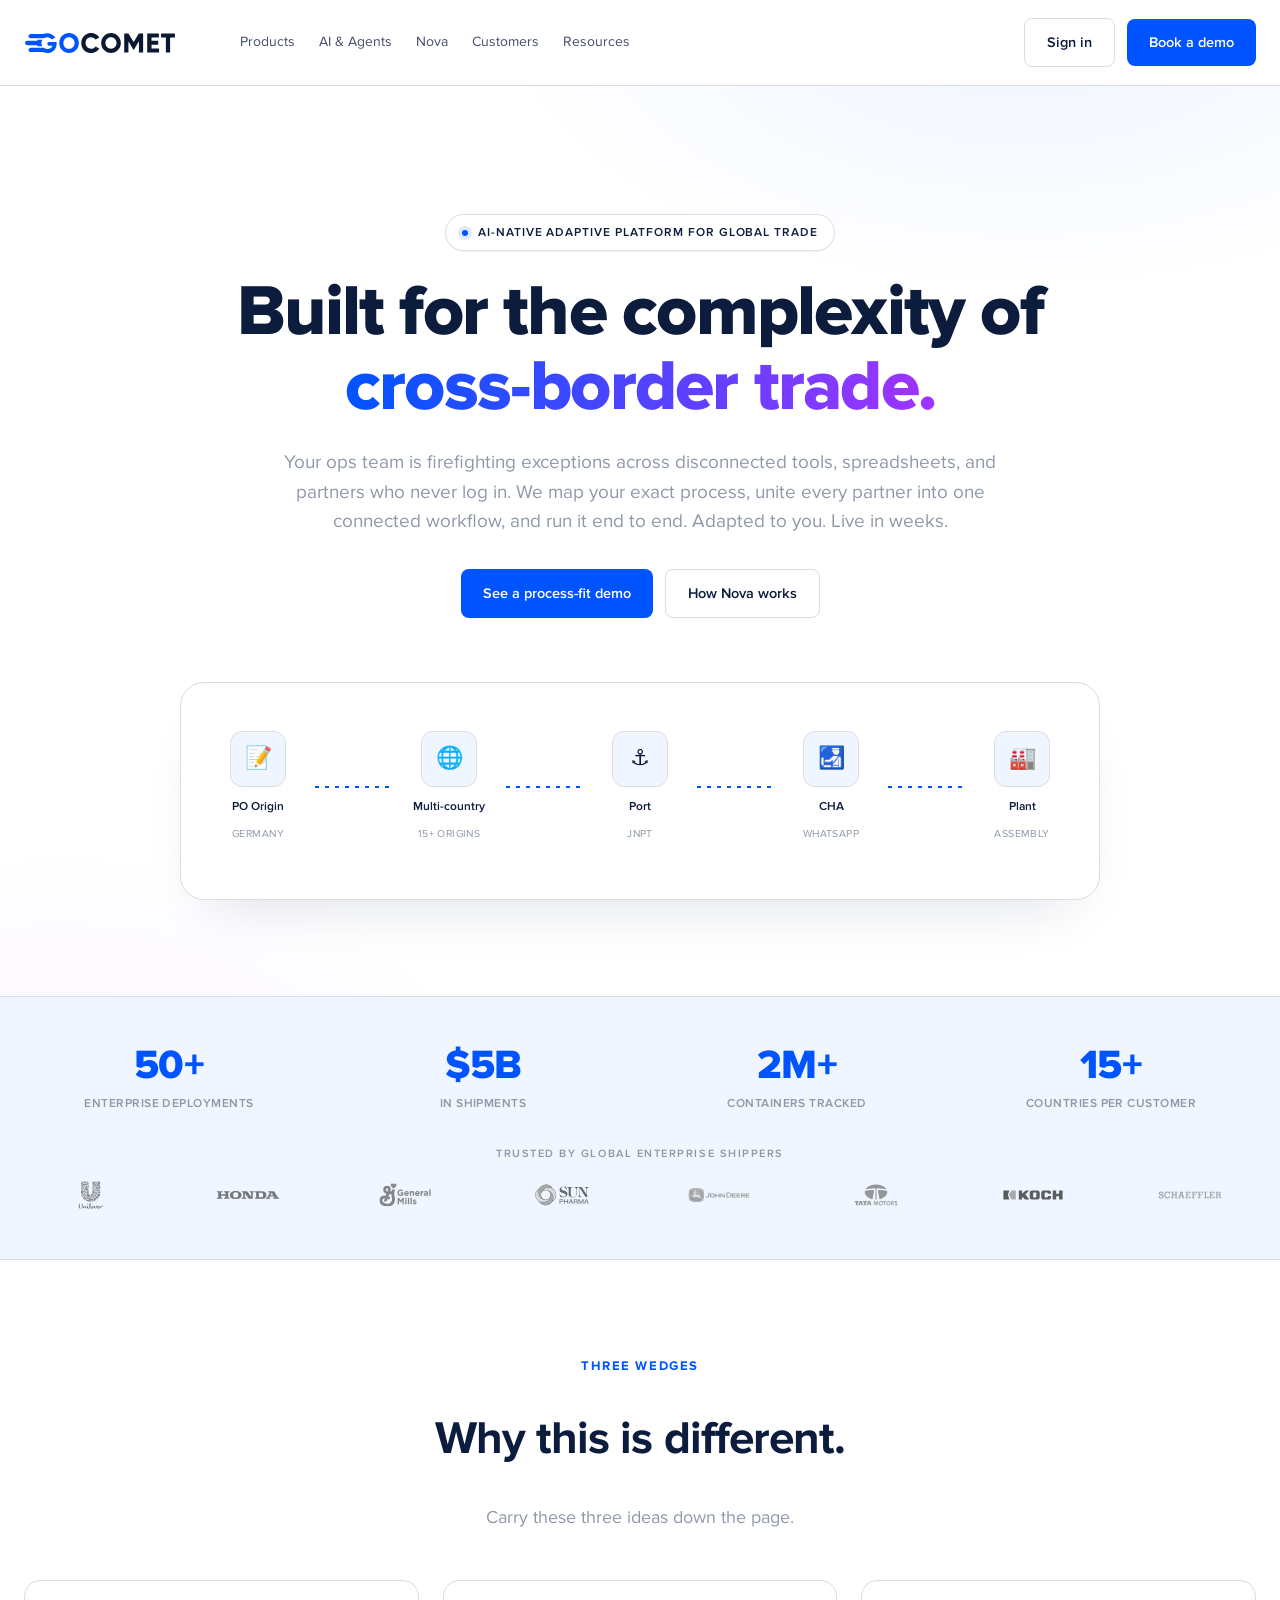
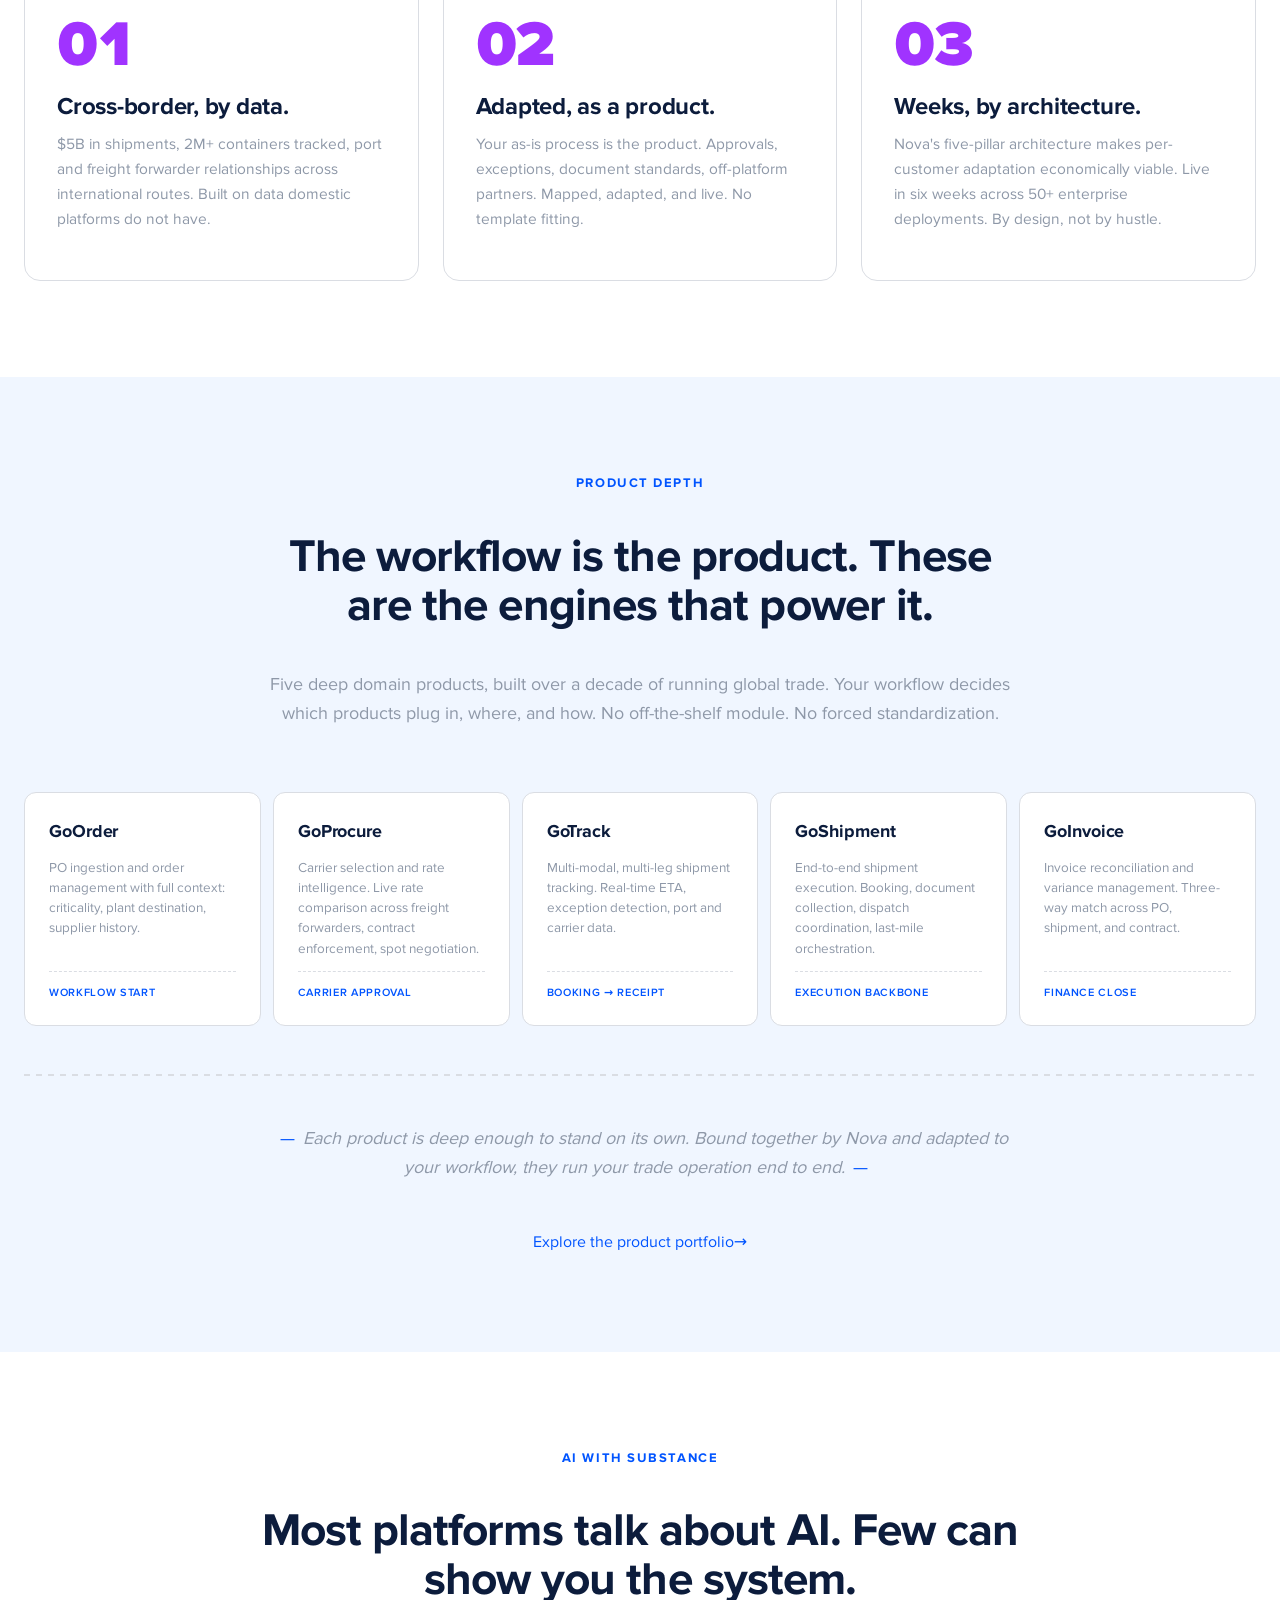
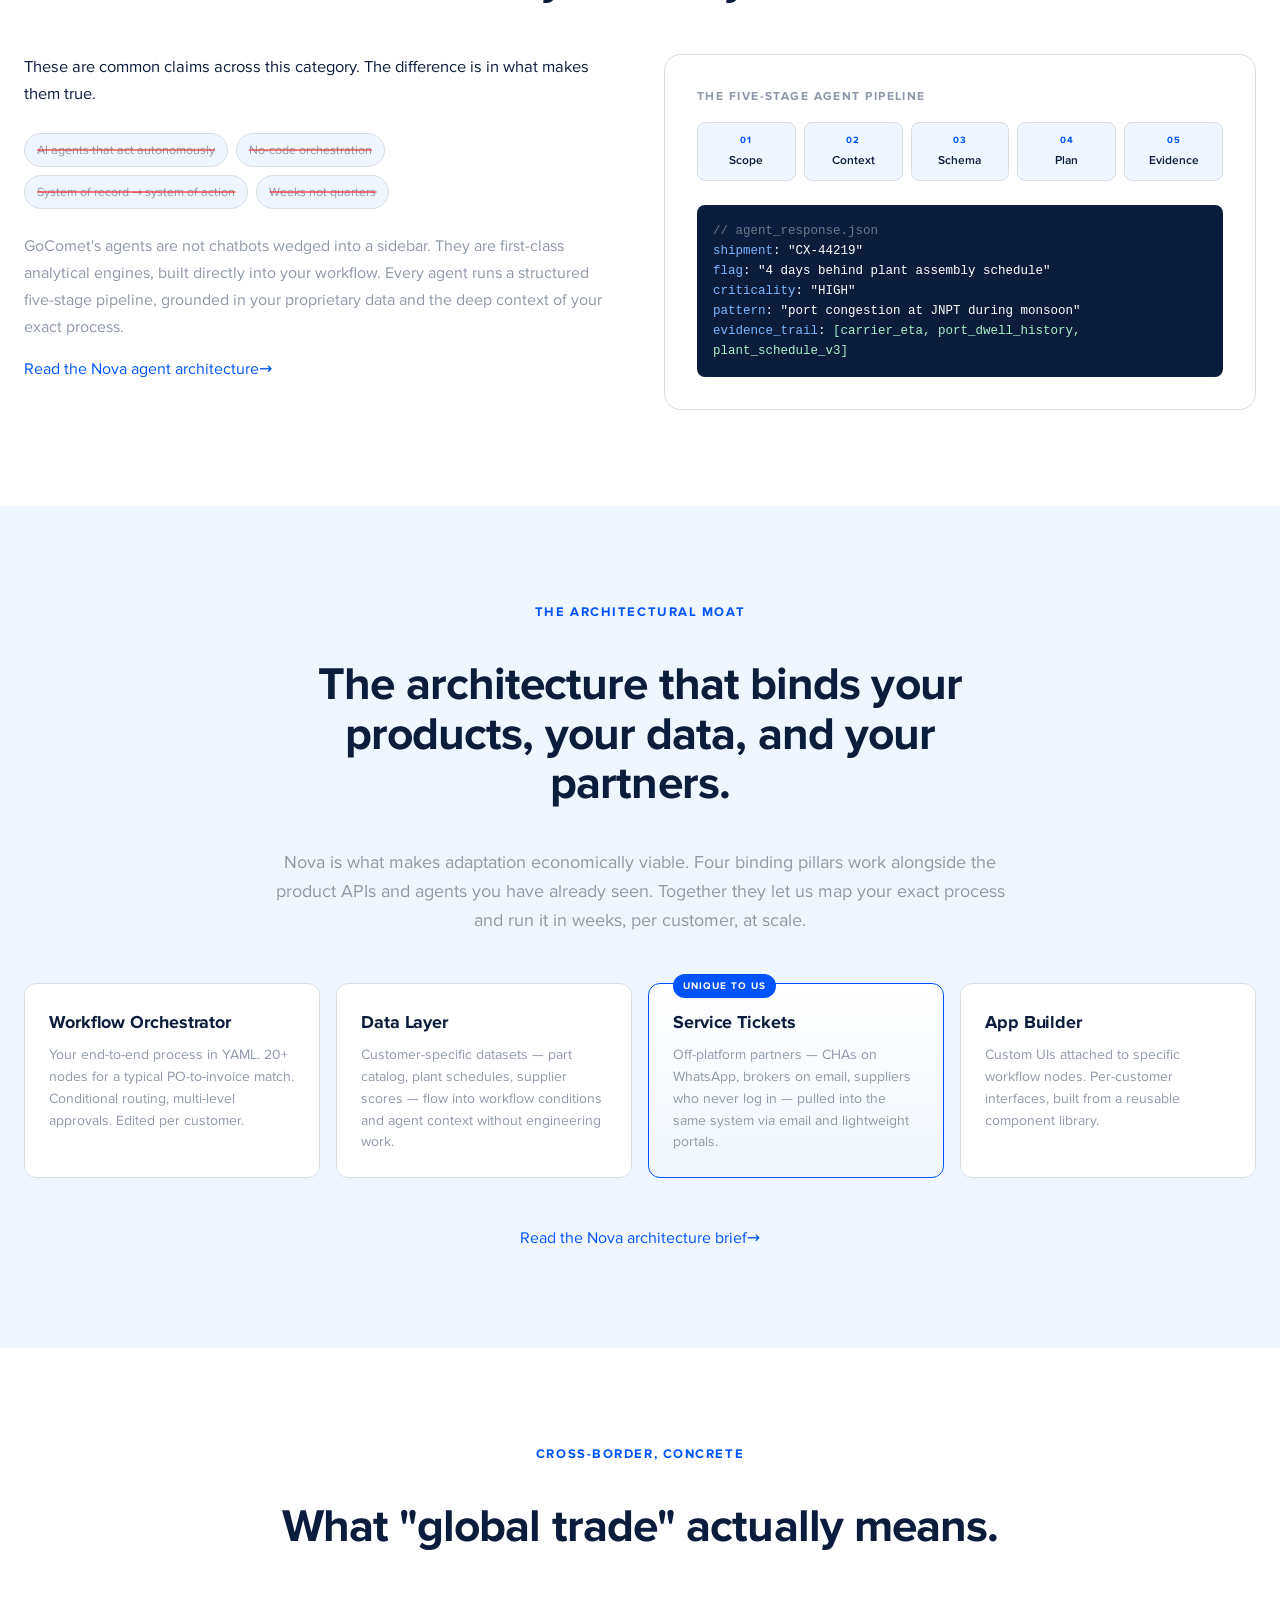
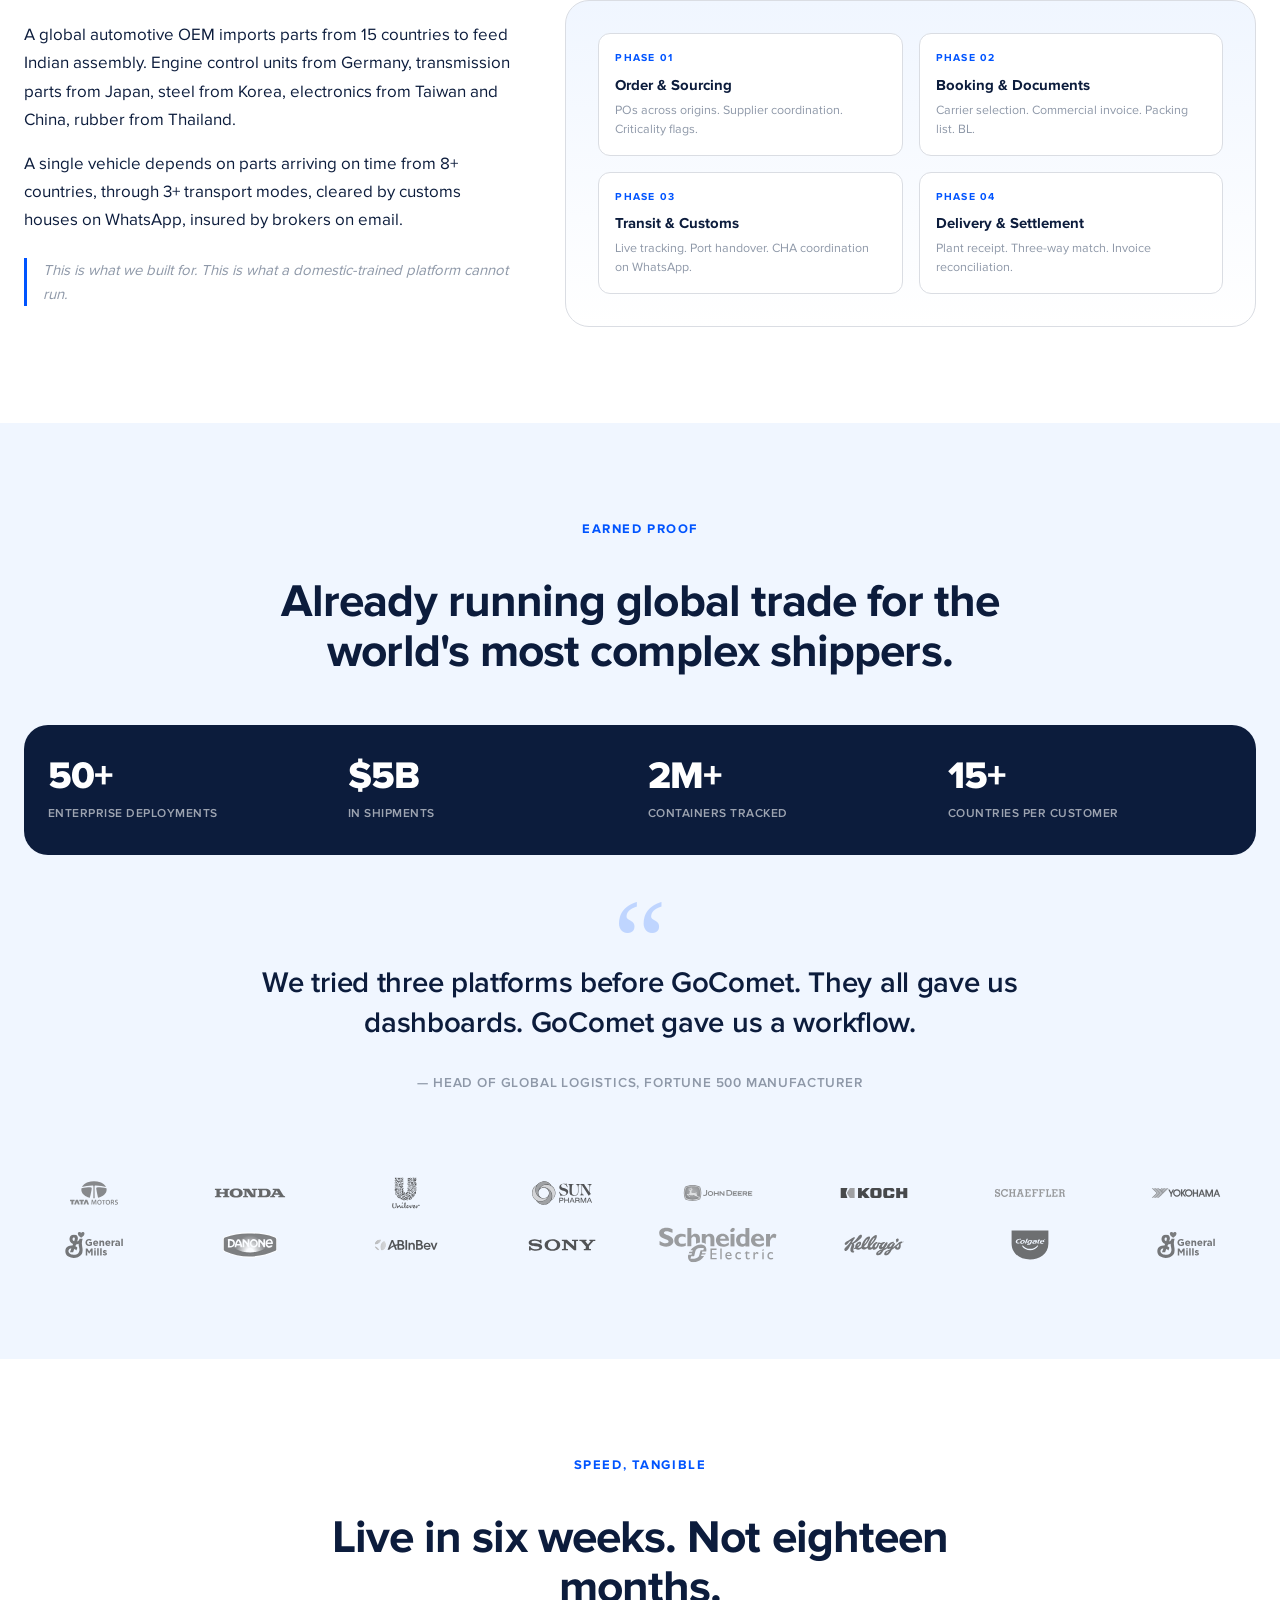
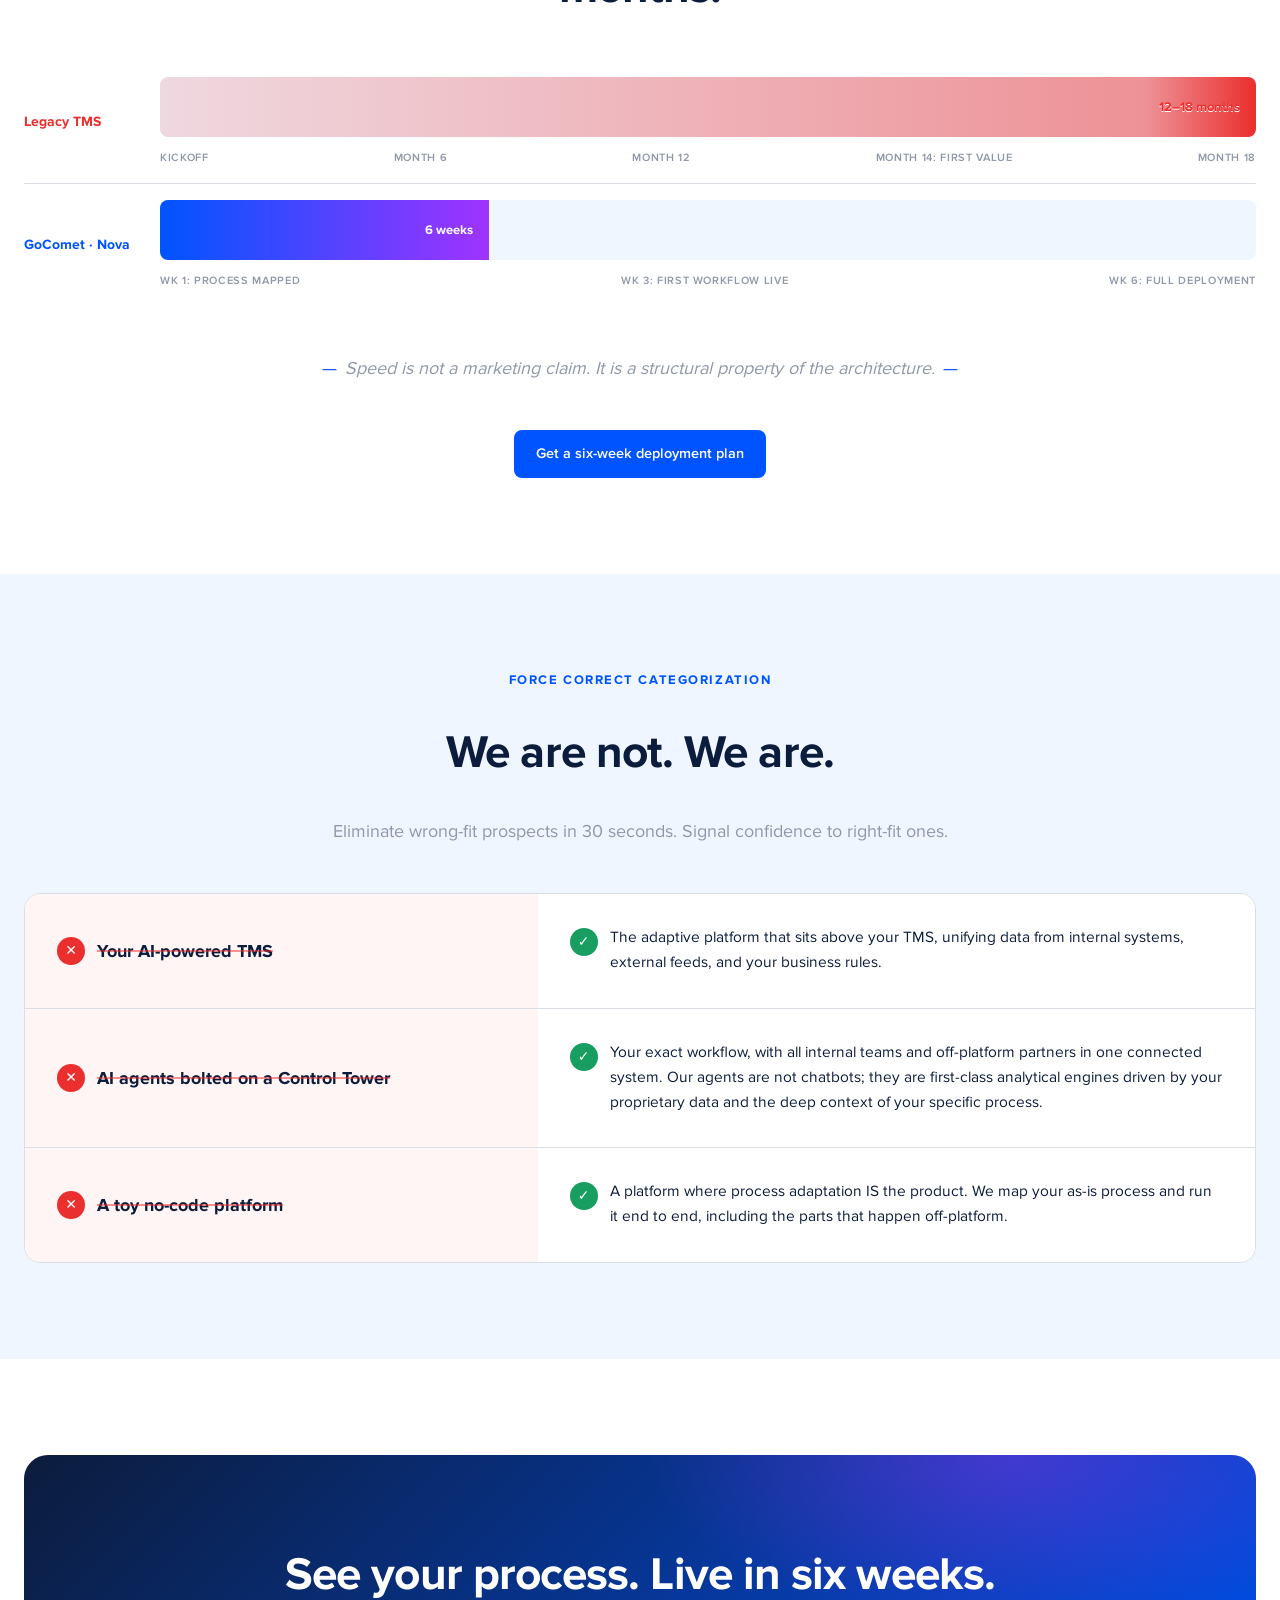
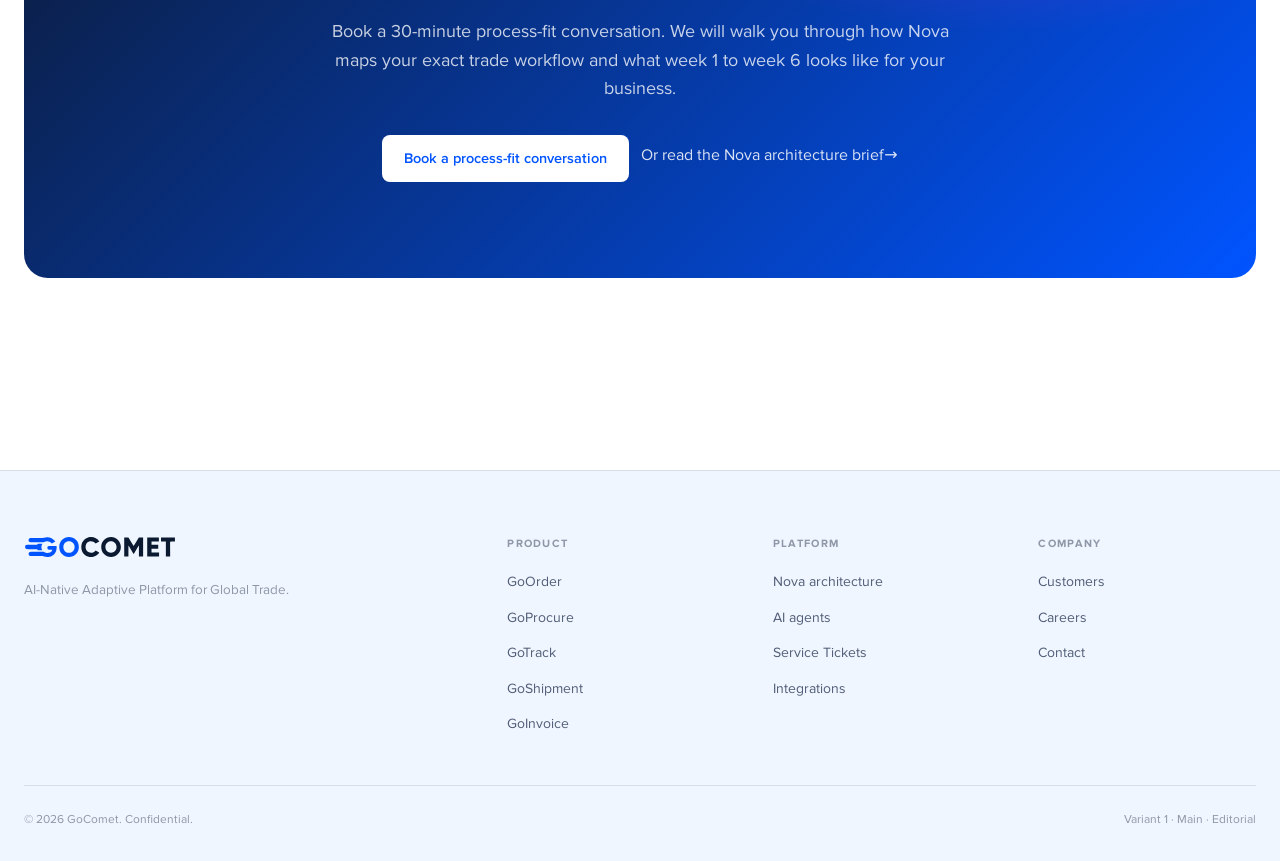
<file: homepage/v1-main-editorial.html>
<!doctype html>
<html lang="en" data-theme="main">
<head>
<meta charset="utf-8" />
<meta name="viewport" content="width=device-width, initial-scale=1" />
<title>GoComet — Built for the complexity of cross-border trade.</title>
<style>
  /* ---------- Fonts ---------- */
  @font-face{font-family:"Proxima Nova";src:url("assets/fonts/ProximaNova-Regular.woff2") format("woff2");font-weight:400;font-style:normal;font-display:swap}
  @font-face{font-family:"Proxima Nova";src:url("assets/fonts/ProximaNova-Semibold.woff2") format("woff2");font-weight:600;font-style:normal;font-display:swap}
  @font-face{font-family:"Proxima Nova";src:url("assets/fonts/ProximaNova-Bold.woff2") format("woff2");font-weight:700;font-style:normal;font-display:swap}
  @font-face{font-family:"Proxima Nova";src:url("assets/fonts/ProximaNova-Extrabold.woff2") format("woff2");font-weight:800;font-style:normal;font-display:swap}
  @font-face{font-family:"Proxima Nova";src:url("assets/fonts/ProximaNova-Black.woff2") format("woff2");font-weight:900;font-style:normal;font-display:swap}

  /* ---------- Tokens (Main theme) ---------- */
  :root{
    --primary:#0054FF; --primary-hover:#003E9C; --secondary:#3376FF; --accent:#A033FF;
    --success:#179E60; --warning:#F68C00; --danger:#EB2E2E;
    --bg:#FFFFFF; --surface:#F0F6FF; --border:#DADDE3;
    --text:#0C1C3C; --text-muted:#8E98A8;

    --space-xs:4px; --space-sm:8px; --space-md:12px; --space-lg:16px; --space-xl:24px;
    --space-2xl:32px; --space-3xl:48px; --space-4xl:64px; --space-5xl:96px; --space-6xl:128px;
    --r-sm:4px; --r-md:8px; --r-lg:12px; --r-xl:16px; --r-2xl:24px; --r-full:9999px;
  }

  *{box-sizing:border-box}
  html,body{margin:0;padding:0}
  body{
    font-family:"Proxima Nova",system-ui,sans-serif;
    background:var(--bg); color:var(--text);
    font-size:16px; line-height:1.6; -webkit-font-smoothing:antialiased;
  }
  a{color:inherit;text-decoration:none}

  /* ---------- Type scale ---------- */
  .h1{font-size:clamp(40px,5.6vw,80px);font-weight:800;line-height:1.04;letter-spacing:-0.025em}
  .h2{font-size:clamp(32px,3.6vw,56px);font-weight:700;line-height:1.08;letter-spacing:-0.02em}
  .h3{font-size:clamp(24px,2.4vw,36px);font-weight:700;line-height:1.15;letter-spacing:-0.015em}
  .h4{font-size:22px;font-weight:600;line-height:1.3}
  .h5{font-size:18px;font-weight:600;line-height:1.4}
  .body-lg{font-size:19px;line-height:1.55;color:var(--text-muted)}
  .body{font-size:16px;line-height:1.6;color:var(--text-muted)}
  .body-sm{font-size:14px;line-height:1.5;color:var(--text-muted)}
  .caption{font-size:11px;letter-spacing:0.14em;text-transform:uppercase;font-weight:600;color:var(--text-muted)}

  /* ---------- Layout ---------- */
  .container{max-width:1280px;margin:0 auto;padding:0 var(--space-xl)}
  @media (max-width:640px){.container{padding:0 var(--space-lg)}}
  .section{padding:var(--space-5xl) 0;background:var(--bg)}
  .section-alt{background:var(--surface)}
  @media (max-width:640px){.section{padding:var(--space-3xl) 0}}

  /* ---------- Nav ---------- */
  .nav{position:sticky;top:0;z-index:100;background:color-mix(in srgb,#FFFFFF 92%,transparent);backdrop-filter:blur(12px);border-bottom:1px solid var(--border)}
  .nav-inner{max-width:1280px;margin:0 auto;padding:18px var(--space-xl);display:flex;align-items:center;gap:var(--space-2xl)}
  .nav-brand{display:flex;align-items:center;gap:var(--space-md)}
  .nav-brand img{height:24px;width:auto;display:block}
  .nav-links{display:flex;gap:var(--space-xl);margin-left:var(--space-2xl);flex:1}
  .nav-links a{font-size:14px;font-weight:500;color:var(--text);opacity:.78;transition:opacity .15s}
  .nav-links a:hover{opacity:1}
  .nav-cta{display:flex;gap:var(--space-md);align-items:center}
  @media (max-width:840px){.nav-links{display:none}}

  /* ---------- Buttons ---------- */
  .btn{display:inline-flex;align-items:center;gap:var(--space-sm);padding:12px 22px;border-radius:var(--r-md);font-weight:600;font-size:14.5px;cursor:pointer;border:0;transition:all .18s;font-family:inherit}
  .btn-primary{background:var(--primary);color:#fff}
  .btn-primary:hover{background:var(--primary-hover)}
  .btn-secondary{background:transparent;color:var(--text);border:1px solid var(--border)}
  .btn-secondary:hover{background:var(--surface);border-color:var(--text)}
  .btn-ghost{background:transparent;color:var(--primary);padding:8px 0}
  .btn-ghost::after{content:" →";transition:transform .18s;display:inline-block}
  .btn-ghost:hover::after{transform:translateX(4px)}

  /* ---------- Hero (Fold 1) ---------- */
  .hero{
    padding:var(--space-6xl) 0 var(--space-5xl);
    background:var(--bg);
    position:relative; overflow:hidden;
  }
  .hero::before{
    content:""; position:absolute; inset:0;
    background:
      radial-gradient(900px 500px at 80% -10%, rgba(0,84,255,.07), transparent 60%),
      radial-gradient(700px 400px at 5% 110%, rgba(160,51,255,.05), transparent 60%);
    pointer-events:none;
  }
  .hero-inner{position:relative;text-align:center;max-width:920px;margin:0 auto}
  .eyebrow{
    display:inline-flex;align-items:center;gap:10px;
    padding:8px 16px; background:#fff; border:1px solid var(--border);
    border-radius:var(--r-full); font-size:12px; font-weight:600;
    color:var(--text); letter-spacing:0.08em; text-transform:uppercase;
    box-shadow:0 1px 0 rgba(12,28,60,.04);
  }
  .eyebrow .dot{width:6px;height:6px;border-radius:var(--r-full);background:var(--primary);box-shadow:0 0 0 4px rgba(0,84,255,.12)}
  .hero h1{margin:var(--space-xl) 0 var(--space-xl);max-width:900px;margin-left:auto;margin-right:auto}
  .hero h1 .stroke{
    background:linear-gradient(90deg,var(--primary) 0%,var(--accent) 100%);
    -webkit-background-clip:text;background-clip:text;color:transparent;
  }
  .hero-sub{font-size:19px;line-height:1.55;color:var(--text-muted);max-width:740px;margin:0 auto var(--space-2xl)}
  .hero-ctas{display:flex;gap:var(--space-md);justify-content:center;flex-wrap:wrap}

  /* hero visual — stylized journey */
  .hero-visual{
    margin-top:var(--space-4xl);
    background:#fff; border:1px solid var(--border);
    border-radius:var(--r-2xl); padding:var(--space-3xl) var(--space-2xl);
    box-shadow:0 30px 60px -30px rgba(12,28,60,.15);
    position:relative;
  }
  .journey{display:flex;align-items:center;justify-content:space-between;gap:var(--space-md);overflow-x:auto;padding-bottom:8px}
  .journey-node{
    flex:0 0 auto; display:flex; flex-direction:column; align-items:center; gap:10px;
    text-align:center; min-width:90px;
  }
  .journey-node .icon{
    width:56px;height:56px;border-radius:var(--r-lg);
    background:var(--surface); border:1px solid var(--border);
    display:flex;align-items:center;justify-content:center;
    font-size:22px;
  }
  .journey-node .label{font-size:12px;font-weight:600;color:var(--text)}
  .journey-node .sub{font-size:10.5px;color:var(--text-muted);letter-spacing:.04em;text-transform:uppercase}
  .journey-line{flex:1;height:2px;background:repeating-linear-gradient(90deg,var(--primary),var(--primary) 4px,transparent 4px,transparent 10px);min-width:24px}

  /* ---------- Proof bar (Fold 2) ---------- */
  .proof-bar{padding:var(--space-3xl) 0;background:var(--surface);border-top:1px solid var(--border);border-bottom:1px solid var(--border)}
  .stats-row{display:grid;grid-template-columns:repeat(4,1fr);gap:var(--space-xl);text-align:center}
  .stat .num{font-size:clamp(28px,3.2vw,44px);font-weight:800;color:var(--primary);line-height:1;letter-spacing:-0.02em}
  .stat .lbl{font-size:12px;color:var(--text-muted);margin-top:8px;letter-spacing:.04em;text-transform:uppercase;font-weight:600}
  @media (max-width:768px){.stats-row{grid-template-columns:repeat(2,1fr);gap:var(--space-lg)}}

  .logo-row{margin-top:var(--space-2xl)}
  .logo-row .caption{display:block;text-align:center;margin-bottom:var(--space-lg)}
  .logo-grid{display:grid;grid-template-columns:repeat(8,1fr);gap:var(--space-xl);align-items:center;opacity:.62;filter:grayscale(1)}
  .logo-grid img{max-width:100%;max-height:32px;width:auto;height:auto;justify-self:center;object-fit:contain}
  @media (max-width:960px){.logo-grid{grid-template-columns:repeat(4,1fr);gap:var(--space-lg)}}

  /* ---------- Section header ---------- */
  .section-header{max-width:760px;margin:0 auto var(--space-3xl);text-align:center}
  .section-header .eyebrow-text{color:var(--primary);font-weight:700;font-size:13px;letter-spacing:.12em;text-transform:uppercase;margin-bottom:var(--space-md);display:block}
  .section-header .lede{font-size:18px;color:var(--text-muted);margin-top:var(--space-lg)}

  /* ---------- Difference Strip (Fold 3) ---------- */
  .diff-grid{display:grid;grid-template-columns:repeat(3,1fr);gap:var(--space-xl)}
  @media (max-width:960px){.diff-grid{grid-template-columns:1fr}}
  .diff-card{
    background:#fff; border:1px solid var(--border);
    border-radius:var(--r-xl); padding:var(--space-2xl) var(--space-2xl) var(--space-3xl);
    position:relative; transition:transform .2s,border-color .2s,box-shadow .2s;
  }
  .diff-card:hover{transform:translateY(-4px);border-color:var(--primary);box-shadow:0 24px 40px -28px rgba(0,84,255,.25)}
  .diff-num{
    font-size:64px;font-weight:900;line-height:1;
    color:var(--accent); letter-spacing:-0.04em;
    font-feature-settings:"tnum";
    margin-bottom:var(--space-lg);
  }
  .diff-card h3{margin:0 0 var(--space-md);font-size:24px;font-weight:700;letter-spacing:-0.01em;line-height:1.2}
  .diff-card p{margin:0;color:var(--text-muted);font-size:15.5px;line-height:1.6}

  /* ---------- Products (Fold 4) ---------- */
  .products-flow{margin-top:var(--space-4xl);position:relative}
  .product-grid{display:grid;grid-template-columns:repeat(5,1fr);gap:var(--space-md);position:relative;z-index:2}
  @media (max-width:1100px){.product-grid{grid-template-columns:repeat(2,1fr)}}
  @media (max-width:520px){.product-grid{grid-template-columns:1fr}}
  .product-card{
    background:#fff;border:1px solid var(--border);border-radius:var(--r-lg);
    padding:var(--space-xl); transition:all .2s;
    display:flex; flex-direction:column; gap:var(--space-md);
  }
  .product-card:hover{border-color:var(--primary);transform:translateY(-4px);box-shadow:0 16px 32px -20px rgba(0,84,255,.2)}
  .product-card .pname{font-weight:700;font-size:18px;color:var(--text);letter-spacing:-0.005em}
  .product-card .pcap{font-size:13.5px;color:var(--text-muted);line-height:1.5;flex:1}
  .product-card .pplug{font-size:11px;font-weight:600;color:var(--primary);letter-spacing:.06em;text-transform:uppercase;border-top:1px dashed var(--border);padding-top:var(--space-md)}

  .flow-rail{
    height:2px; background:repeating-linear-gradient(90deg,var(--border),var(--border) 6px,transparent 6px,transparent 12px);
    margin:var(--space-3xl) 0 var(--space-lg);
  }
  .closing-line{
    font-style:italic;font-size:18px;color:var(--text-muted);text-align:center;
    max-width:760px;margin:var(--space-3xl) auto 0;
  }
  .closing-line::before,.closing-line::after{content:"—";color:var(--primary);font-style:normal;margin:0 8px}

  /* ---------- AI Agents (Fold 5) ---------- */
  .ai-grid{display:grid;grid-template-columns:1fr 1fr;gap:var(--space-3xl);align-items:start}
  @media (max-width:960px){.ai-grid{grid-template-columns:1fr}}
  .ai-left .buzzlist{
    display:flex;flex-wrap:wrap;gap:8px;margin:var(--space-xl) 0;
  }
  .buzzword{
    display:inline-block; padding:6px 12px; background:var(--surface);
    border:1px solid var(--border); border-radius:var(--r-full);
    font-size:12.5px;font-weight:500; color:var(--text-muted);
    text-decoration:line-through; text-decoration-color:rgba(235,46,46,.6);
    text-decoration-thickness:2px;
  }
  .ai-right .pipeline{
    background:#fff;border:1px solid var(--border);border-radius:var(--r-xl);
    padding:var(--space-2xl); position:relative; overflow:hidden;
  }
  .pipeline-title{font-size:12px;color:var(--text-muted);letter-spacing:.12em;text-transform:uppercase;font-weight:700;margin-bottom:var(--space-lg)}
  .pipeline-stages{display:grid;grid-template-columns:repeat(5,1fr);gap:8px;margin-bottom:var(--space-xl)}
  .pipe-stage{
    background:var(--surface);border:1px solid var(--border);border-radius:var(--r-md);
    padding:10px 6px; text-align:center; position:relative;
  }
  .pipe-stage .n{font-size:9.5px;color:var(--primary);font-weight:700;letter-spacing:.1em}
  .pipe-stage .s{font-size:12px;font-weight:600;margin-top:2px;color:var(--text)}
  .agent-output{
    background:#0C1C3C; color:#F0F6FF; border-radius:var(--r-md);
    padding:var(--space-lg); font-family:"SF Mono","Monaco","Menlo",monospace;
    font-size:12.5px; line-height:1.6;
  }
  .agent-output .key{color:#7AB6FF}
  .agent-output .val{color:#fff}
  .agent-output .ev{color:#A6F1C7}

  /* ---------- Nova Architecture (Fold 6) ---------- */
  .nova-grid{display:grid;grid-template-columns:repeat(4,1fr);gap:var(--space-lg)}
  @media (max-width:1000px){.nova-grid{grid-template-columns:repeat(2,1fr)}}
  @media (max-width:520px){.nova-grid{grid-template-columns:1fr}}
  .nova-pillar{
    background:#fff;border:1px solid var(--border);border-radius:var(--r-lg);
    padding:var(--space-xl); transition:all .2s; position:relative;
  }
  .nova-pillar.featured{
    background:linear-gradient(180deg,#fff 0%,var(--surface) 100%);
    border-color:var(--primary);
  }
  .nova-pillar .pill-label{
    position:absolute;top:-10px;left:var(--space-xl);
    background:var(--primary);color:#fff;font-size:10px;font-weight:700;
    padding:4px 10px;border-radius:var(--r-full);letter-spacing:.1em;text-transform:uppercase;
  }
  .nova-pillar h4{margin:0 0 var(--space-sm);font-size:18px;font-weight:700;letter-spacing:-0.005em}
  .nova-pillar p{margin:0;font-size:14px;color:var(--text-muted);line-height:1.55}

  /* ---------- Cross-Border Story (Fold 7) ---------- */
  .cb-grid{display:grid;grid-template-columns:5fr 7fr;gap:var(--space-3xl);align-items:center}
  @media (max-width:960px){.cb-grid{grid-template-columns:1fr}}
  .cb-text p{font-size:17px;line-height:1.65;color:var(--text);margin:0 0 var(--space-lg)}
  .cb-text .pull{font-style:italic;color:var(--text-muted);font-size:15px;border-left:3px solid var(--primary);padding-left:var(--space-lg);margin-top:var(--space-xl)}
  .cb-visual{
    background:linear-gradient(180deg,var(--surface) 0%,#fff 100%);
    border:1px solid var(--border); border-radius:var(--r-2xl); padding:var(--space-2xl);
  }
  .cb-phases{display:grid;grid-template-columns:repeat(2,1fr);gap:var(--space-lg)}
  .cb-phase{padding:var(--space-lg);background:#fff;border:1px solid var(--border);border-radius:var(--r-lg)}
  .cb-phase .ph-n{font-size:10.5px;color:var(--primary);font-weight:700;letter-spacing:.12em;text-transform:uppercase}
  .cb-phase .ph-t{font-size:15px;font-weight:700;margin:6px 0 4px}
  .cb-phase .ph-d{font-size:12.5px;color:var(--text-muted);line-height:1.5}

  /* ---------- Proof (Fold 8) ---------- */
  .proof-numbers{
    display:grid;grid-template-columns:repeat(4,1fr);gap:var(--space-lg);
    background:var(--text); color:#fff; border-radius:var(--r-2xl);
    padding:var(--space-2xl) var(--space-xl); margin:var(--space-3xl) 0;
  }
  .proof-numbers .num{color:#fff;font-size:clamp(26px,3vw,40px)}
  .proof-numbers .lbl{color:rgba(255,255,255,.6)}
  @media (max-width:768px){.proof-numbers{grid-template-columns:repeat(2,1fr)}}

  .quote-block{
    max-width:840px;margin:var(--space-3xl) auto 0; text-align:center;
    padding:var(--space-2xl); position:relative;
  }
  .quote-block::before{
    content:"\201C"; font-size:120px; line-height:1; color:var(--primary);
    position:absolute; top:-20px; left:50%; transform:translateX(-50%); font-family:Georgia,serif;
    opacity:.2;
  }
  .quote-text{font-size:clamp(22px,2.3vw,30px);font-weight:600;line-height:1.35;letter-spacing:-0.01em;color:var(--text);position:relative}
  .quote-attribution{margin-top:var(--space-lg);font-size:13.5px;color:var(--text-muted);letter-spacing:.06em;text-transform:uppercase;font-weight:600}

  .logo-wall{margin-top:var(--space-3xl);display:grid;grid-template-columns:repeat(8,1fr);gap:var(--space-lg);align-items:center;opacity:.7}
  .logo-wall img{max-width:100%;max-height:36px;justify-self:center;object-fit:contain;filter:grayscale(1)}
  @media (max-width:960px){.logo-wall{grid-template-columns:repeat(4,1fr)}}

  /* ---------- Speed Story (Fold 9) ---------- */
  .speed-compare{margin-top:var(--space-3xl)}
  .speed-row{
    display:grid;grid-template-columns:120px 1fr;gap:var(--space-lg);
    align-items:center;padding:var(--space-lg) 0;border-bottom:1px solid var(--border);
  }
  .speed-row:last-child{border-bottom:0}
  .speed-label{font-weight:700;font-size:14px}
  .speed-label.legacy{color:var(--danger)}
  .speed-label.us{color:var(--primary)}
  .speed-track{position:relative;height:60px;background:var(--surface);border-radius:var(--r-md);overflow:hidden}
  .speed-bar{
    position:absolute;top:0;bottom:0;left:0;
    display:flex;align-items:center;justify-content:flex-end;
    padding:0 var(--space-lg); color:#fff; font-weight:700; font-size:13px;
  }
  .speed-bar.legacy{width:100%;background:linear-gradient(90deg,rgba(235,46,46,.15) 0%,rgba(235,46,46,.5) 90%,var(--danger) 100%)}
  .speed-bar.us{width:30%;background:linear-gradient(90deg,var(--primary) 0%,var(--accent) 100%)}
  .speed-bar.legacy span{color:var(--danger);text-shadow:0 1px 0 #fff}
  .speed-milestones{
    display:flex;justify-content:space-between;margin-top:var(--space-md);
    font-size:11px;color:var(--text-muted);letter-spacing:.06em;text-transform:uppercase;font-weight:600;
  }

  /* ---------- We Are NOT / We ARE (Fold 10) ---------- */
  .notare-table{
    border:1px solid var(--border);border-radius:var(--r-xl);overflow:hidden;background:#fff;
  }
  .notare-row{display:grid;grid-template-columns:1fr 1.4fr;border-bottom:1px solid var(--border)}
  .notare-row:last-child{border-bottom:0}
  .notare-not{
    padding:var(--space-2xl); background:#FFF5F5; color:var(--text);
    display:flex;align-items:center;gap:var(--space-md); position:relative;
  }
  .notare-not::before{
    content:"✕"; flex:0 0 28px; height:28px;background:var(--danger);color:#fff;
    border-radius:var(--r-full);display:inline-flex;align-items:center;justify-content:center;
    font-size:14px;font-weight:700;
  }
  .notare-not span{font-weight:700;font-size:18px;text-decoration:line-through;text-decoration-color:rgba(235,46,46,.5);text-decoration-thickness:2px}
  .notare-are{
    padding:var(--space-2xl); background:#fff; color:var(--text);
    display:flex;align-items:flex-start;gap:var(--space-md);
  }
  .notare-are::before{
    content:"✓"; flex:0 0 28px; height:28px;background:var(--success);color:#fff;
    border-radius:var(--r-full);display:inline-flex;align-items:center;justify-content:center;
    font-size:14px;font-weight:700; margin-top:2px;
  }
  .notare-are p{margin:0;font-size:15.5px;line-height:1.6}
  @media (max-width:768px){.notare-row{grid-template-columns:1fr}.notare-not{border-bottom:1px solid var(--border)}}

  /* ---------- Final CTA (Fold 11) ---------- */
  .final-cta{
    background:linear-gradient(135deg,#0C1C3C 0%,#0054FF 100%);
    color:#fff; border-radius:var(--r-2xl); padding:var(--space-5xl) var(--space-2xl);
    text-align:center; position:relative; overflow:hidden;
  }
  .final-cta::before{
    content:""; position:absolute; inset:0;
    background:radial-gradient(600px 300px at 80% 0%,rgba(160,51,255,.4),transparent 60%);
    pointer-events:none;
  }
  .final-cta > *{position:relative}
  .final-cta h2{color:#fff;margin:0 0 var(--space-lg)}
  .final-cta .lede{color:rgba(255,255,255,.78);font-size:18px;max-width:640px;margin:0 auto var(--space-2xl)}
  .final-cta .btn-primary{background:#fff;color:var(--primary)}
  .final-cta .btn-primary:hover{background:#F0F6FF}
  .final-cta .btn-ghost{color:#fff;opacity:.85}
  .final-cta-ctas{display:flex;gap:var(--space-md);justify-content:center;flex-wrap:wrap}

  /* ---------- Footer ---------- */
  .footer{background:var(--surface);border-top:1px solid var(--border);padding:var(--space-4xl) 0 var(--space-2xl);margin-top:var(--space-5xl)}
  .footer-inner{display:grid;grid-template-columns:2fr 1fr 1fr 1fr;gap:var(--space-3xl)}
  .footer h6{font-size:11px;letter-spacing:.12em;text-transform:uppercase;color:var(--text-muted);margin:0 0 var(--space-lg);font-weight:700}
  .footer ul{list-style:none;padding:0;margin:0;display:flex;flex-direction:column;gap:10px}
  .footer ul a{font-size:14px;color:var(--text);opacity:.7}
  .footer ul a:hover{opacity:1}
  .footer-bottom{border-top:1px solid var(--border);margin-top:var(--space-3xl);padding-top:var(--space-xl);display:flex;justify-content:space-between;font-size:12px;color:var(--text-muted)}
  @media (max-width:960px){.footer-inner{grid-template-columns:1fr 1fr}}
  @media (max-width:640px){.footer-inner{grid-template-columns:1fr}}

  /* utility */
  .center{text-align:center}
  .mt-2xl{margin-top:var(--space-2xl)}
  .mt-3xl{margin-top:var(--space-3xl)}
</style>
</head>
<body>

<!-- NAV -->
<nav class="nav">
  <div class="nav-inner">
    <a class="nav-brand" href="#"><img src="assets/gocomet-logo.svg" alt="GoComet" /></a>
    <div class="nav-links">
      <a href="#products">Products</a>
      <a href="#agents">AI & Agents</a>
      <a href="#nova">Nova</a>
      <a href="#proof">Customers</a>
      <a href="#">Resources</a>
    </div>
    <div class="nav-cta">
      <a href="#" class="btn btn-secondary">Sign in</a>
      <a href="#cta" class="btn btn-primary">Book a demo</a>
    </div>
  </div>
</nav>

<!-- FOLD 01 — HERO -->
<header class="hero">
  <div class="container">
    <div class="hero-inner">
      <span class="eyebrow"><span class="dot"></span> AI-Native Adaptive Platform for Global Trade</span>
      <h1 class="h1">Built for the complexity of <span class="stroke">cross-border trade.</span></h1>
      <p class="hero-sub">Your ops team is firefighting exceptions across disconnected tools, spreadsheets, and partners who never log in. We map your exact process, unite every partner into one connected workflow, and run it end to end. Adapted to you. Live in weeks.</p>
      <div class="hero-ctas">
        <a href="#cta" class="btn btn-primary">See a process-fit demo</a>
        <a href="#nova" class="btn btn-secondary">How Nova works</a>
      </div>

      <!-- Stylized journey visual -->
      <div class="hero-visual">
        <div class="journey">
          <div class="journey-node">
            <div class="icon">📝</div>
            <div class="label">PO Origin</div>
            <div class="sub">Germany</div>
          </div>
          <div class="journey-line"></div>
          <div class="journey-node">
            <div class="icon">🌐</div>
            <div class="label">Multi-country</div>
            <div class="sub">15+ origins</div>
          </div>
          <div class="journey-line"></div>
          <div class="journey-node">
            <div class="icon">⚓</div>
            <div class="label">Port</div>
            <div class="sub">JNPT</div>
          </div>
          <div class="journey-line"></div>
          <div class="journey-node">
            <div class="icon">🛃</div>
            <div class="label">CHA</div>
            <div class="sub">WhatsApp</div>
          </div>
          <div class="journey-line"></div>
          <div class="journey-node">
            <div class="icon">🏭</div>
            <div class="label">Plant</div>
            <div class="sub">Assembly</div>
          </div>
        </div>
      </div>
    </div>
  </div>
</header>

<!-- FOLD 02 — PROOF BAR -->
<section class="proof-bar">
  <div class="container">
    <div class="stats-row">
      <div class="stat"><div class="num">50+</div><div class="lbl">Enterprise deployments</div></div>
      <div class="stat"><div class="num">$5B</div><div class="lbl">In shipments</div></div>
      <div class="stat"><div class="num">2M+</div><div class="lbl">Containers tracked</div></div>
      <div class="stat"><div class="num">15+</div><div class="lbl">Countries per customer</div></div>
    </div>
    <div class="logo-row">
      <span class="caption">Trusted by global enterprise shippers</span>
      <div class="logo-grid">
        <img src="assets/logos/unilever.svg" alt="Unilever" />
        <img src="assets/logos/honda.svg" alt="Honda" />
        <img src="assets/logos/general-mills.svg" alt="General Mills" />
        <img src="assets/logos/sun-pharma.svg" alt="Sun Pharma" />
        <img src="assets/logos/john-deere.svg" alt="John Deere" />
        <img src="assets/logos/tata-motors.svg" alt="Tata Motors" />
        <img src="assets/logos/koch.svg" alt="Koch" />
        <img src="assets/logos/schaeffler.svg" alt="Schaeffler" />
      </div>
    </div>
  </div>
</section>

<!-- FOLD 03 — DIFFERENCE STRIP -->
<section class="section" id="difference">
  <div class="container">
    <div class="section-header">
      <span class="eyebrow-text">Three wedges</span>
      <h2 class="h2">Why this is different.</h2>
      <p class="lede">Carry these three ideas down the page.</p>
    </div>
    <div class="diff-grid">
      <article class="diff-card">
        <div class="diff-num">01</div>
        <h3>Cross-border, by data.</h3>
        <p>$5B in shipments, 2M+ containers tracked, port and freight forwarder relationships across international routes. Built on data domestic platforms do not have.</p>
      </article>
      <article class="diff-card">
        <div class="diff-num">02</div>
        <h3>Adapted, as a product.</h3>
        <p>Your as-is process is the product. Approvals, exceptions, document standards, off-platform partners. Mapped, adapted, and live. No template fitting.</p>
      </article>
      <article class="diff-card">
        <div class="diff-num">03</div>
        <h3>Weeks, by architecture.</h3>
        <p>Nova's five-pillar architecture makes per-customer adaptation economically viable. Live in six weeks across 50+ enterprise deployments. By design, not by hustle.</p>
      </article>
    </div>
  </div>
</section>

<!-- FOLD 04 — PRODUCTS -->
<section class="section section-alt" id="products">
  <div class="container">
    <div class="section-header">
      <span class="eyebrow-text">Product depth</span>
      <h2 class="h2">The workflow is the product. These are the engines that power it.</h2>
      <p class="lede">Five deep domain products, built over a decade of running global trade. Your workflow decides which products plug in, where, and how. No off-the-shelf module. No forced standardization.</p>
    </div>

    <div class="products-flow">
      <div class="product-grid">
        <div class="product-card">
          <div class="pname">GoOrder</div>
          <div class="pcap">PO ingestion and order management with full context: criticality, plant destination, supplier history.</div>
          <div class="pplug">Workflow start</div>
        </div>
        <div class="product-card">
          <div class="pname">GoProcure</div>
          <div class="pcap">Carrier selection and rate intelligence. Live rate comparison across freight forwarders, contract enforcement, spot negotiation.</div>
          <div class="pplug">Carrier approval</div>
        </div>
        <div class="product-card">
          <div class="pname">GoTrack</div>
          <div class="pcap">Multi-modal, multi-leg shipment tracking. Real-time ETA, exception detection, port and carrier data.</div>
          <div class="pplug">Booking → receipt</div>
        </div>
        <div class="product-card">
          <div class="pname">GoShipment</div>
          <div class="pcap">End-to-end shipment execution. Booking, document collection, dispatch coordination, last-mile orchestration.</div>
          <div class="pplug">Execution backbone</div>
        </div>
        <div class="product-card">
          <div class="pname">GoInvoice</div>
          <div class="pcap">Invoice reconciliation and variance management. Three-way match across PO, shipment, and contract.</div>
          <div class="pplug">Finance close</div>
        </div>
      </div>
      <div class="flow-rail"></div>
    </div>

    <p class="closing-line">Each product is deep enough to stand on its own. Bound together by Nova and adapted to your workflow, they run your trade operation end to end.</p>

    <div class="center mt-3xl">
      <a href="#" class="btn-ghost">Explore the product portfolio</a>
    </div>
  </div>
</section>

<!-- FOLD 05 — AI & AGENTS -->
<section class="section" id="agents">
  <div class="container">
    <div class="section-header">
      <span class="eyebrow-text">AI with substance</span>
      <h2 class="h2">Most platforms talk about AI. Few can show you the system.</h2>
    </div>

    <div class="ai-grid">
      <div class="ai-left">
        <p style="font-size:16.5px;line-height:1.65;color:var(--text);margin:0">These are common claims across this category. The difference is in what makes them true.</p>
        <div class="buzzlist">
          <span class="buzzword">AI agents that act autonomously</span>
          <span class="buzzword">No-code orchestration</span>
          <span class="buzzword">System of record → system of action</span>
          <span class="buzzword">Weeks not quarters</span>
        </div>
        <p style="font-size:16px;line-height:1.7;color:var(--text-muted);margin:0 0 var(--space-lg)">GoComet's agents are not chatbots wedged into a sidebar. They are first-class analytical engines, built directly into your workflow. Every agent runs a structured five-stage pipeline, grounded in your proprietary data and the deep context of your exact process.</p>
        <a href="#" class="btn-ghost">Read the Nova agent architecture</a>
      </div>

      <div class="ai-right">
        <div class="pipeline">
          <div class="pipeline-title">The five-stage agent pipeline</div>
          <div class="pipeline-stages">
            <div class="pipe-stage"><div class="n">01</div><div class="s">Scope</div></div>
            <div class="pipe-stage"><div class="n">02</div><div class="s">Context</div></div>
            <div class="pipe-stage"><div class="n">03</div><div class="s">Schema</div></div>
            <div class="pipe-stage"><div class="n">04</div><div class="s">Plan</div></div>
            <div class="pipe-stage"><div class="n">05</div><div class="s">Evidence</div></div>
          </div>
          <div class="agent-output">
<span style="color:rgba(255,255,255,.4)">// agent_response.json</span><br>
<span class="key">shipment</span>: <span class="val">"CX-44219"</span><br>
<span class="key">flag</span>: <span class="val">"4 days behind plant assembly schedule"</span><br>
<span class="key">criticality</span>: <span class="val">"HIGH"</span><br>
<span class="key">pattern</span>: <span class="val">"port congestion at JNPT during monsoon"</span><br>
<span class="key">evidence_trail</span>: <span class="ev">[carrier_eta, port_dwell_history, plant_schedule_v3]</span>
          </div>
        </div>
      </div>
    </div>
  </div>
</section>

<!-- FOLD 06 — NOVA ARCHITECTURE -->
<section class="section section-alt" id="nova">
  <div class="container">
    <div class="section-header">
      <span class="eyebrow-text">The architectural moat</span>
      <h2 class="h2">The architecture that binds your products, your data, and your partners.</h2>
      <p class="lede">Nova is what makes adaptation economically viable. Four binding pillars work alongside the product APIs and agents you have already seen. Together they let us map your exact process and run it in weeks, per customer, at scale.</p>
    </div>

    <div class="nova-grid">
      <div class="nova-pillar">
        <h4>Workflow Orchestrator</h4>
        <p>Your end-to-end process in YAML. 20+ nodes for a typical PO-to-invoice match. Conditional routing, multi-level approvals. Edited per customer.</p>
      </div>
      <div class="nova-pillar">
        <h4>Data Layer</h4>
        <p>Customer-specific datasets — part catalog, plant schedules, supplier scores — flow into workflow conditions and agent context without engineering work.</p>
      </div>
      <div class="nova-pillar featured">
        <div class="pill-label">Unique to us</div>
        <h4>Service Tickets</h4>
        <p>Off-platform partners — CHAs on WhatsApp, brokers on email, suppliers who never log in — pulled into the same system via email and lightweight portals.</p>
      </div>
      <div class="nova-pillar">
        <h4>App Builder</h4>
        <p>Custom UIs attached to specific workflow nodes. Per-customer interfaces, built from a reusable component library.</p>
      </div>
    </div>

    <div class="center mt-3xl">
      <a href="#" class="btn-ghost">Read the Nova architecture brief</a>
    </div>
  </div>
</section>

<!-- FOLD 07 — CROSS-BORDER STORY -->
<section class="section">
  <div class="container">
    <div class="section-header">
      <span class="eyebrow-text">Cross-border, concrete</span>
      <h2 class="h2">What "global trade" actually means.</h2>
    </div>

    <div class="cb-grid">
      <div class="cb-text">
        <p>A global automotive OEM imports parts from 15 countries to feed Indian assembly. Engine control units from Germany, transmission parts from Japan, steel from Korea, electronics from Taiwan and China, rubber from Thailand.</p>
        <p>A single vehicle depends on parts arriving on time from 8+ countries, through 3+ transport modes, cleared by customs houses on WhatsApp, insured by brokers on email.</p>
        <div class="pull">This is what we built for. This is what a domestic-trained platform cannot run.</div>
      </div>
      <div class="cb-visual">
        <div class="cb-phases">
          <div class="cb-phase"><div class="ph-n">Phase 01</div><div class="ph-t">Order & Sourcing</div><div class="ph-d">POs across origins. Supplier coordination. Criticality flags.</div></div>
          <div class="cb-phase"><div class="ph-n">Phase 02</div><div class="ph-t">Booking & Documents</div><div class="ph-d">Carrier selection. Commercial invoice. Packing list. BL.</div></div>
          <div class="cb-phase"><div class="ph-n">Phase 03</div><div class="ph-t">Transit & Customs</div><div class="ph-d">Live tracking. Port handover. CHA coordination on WhatsApp.</div></div>
          <div class="cb-phase"><div class="ph-n">Phase 04</div><div class="ph-t">Delivery & Settlement</div><div class="ph-d">Plant receipt. Three-way match. Invoice reconciliation.</div></div>
        </div>
      </div>
    </div>
  </div>
</section>

<!-- FOLD 08 — PROOF -->
<section class="section section-alt" id="proof">
  <div class="container">
    <div class="section-header">
      <span class="eyebrow-text">Earned proof</span>
      <h2 class="h2">Already running global trade for the world's most complex shippers.</h2>
    </div>

    <div class="proof-numbers">
      <div class="stat"><div class="num">50+</div><div class="lbl">Enterprise deployments</div></div>
      <div class="stat"><div class="num">$5B</div><div class="lbl">In shipments</div></div>
      <div class="stat"><div class="num">2M+</div><div class="lbl">Containers tracked</div></div>
      <div class="stat"><div class="num">15+</div><div class="lbl">Countries per customer</div></div>
    </div>

    <blockquote class="quote-block">
      <p class="quote-text">We tried three platforms before GoComet. They all gave us dashboards. GoComet gave us a workflow.</p>
      <div class="quote-attribution">— Head of Global Logistics, Fortune 500 Manufacturer</div>
    </blockquote>

    <div class="logo-wall">
      <img src="assets/logos/tata-motors.svg" alt="Tata Motors" />
      <img src="assets/logos/honda.svg" alt="Honda" />
      <img src="assets/logos/unilever.svg" alt="Unilever" />
      <img src="assets/logos/sun-pharma.svg" alt="Sun Pharma" />
      <img src="assets/logos/john-deere.svg" alt="John Deere" />
      <img src="assets/logos/koch.svg" alt="Koch" />
      <img src="assets/logos/schaeffler.svg" alt="Schaeffler" />
      <img src="assets/logos/yokohama.svg" alt="Yokohama" />
      <img src="assets/logos/general-mills.svg" alt="General Mills" />
      <img src="assets/logos/danone.svg" alt="Danone" />
      <img src="assets/logos/ab-inbev.svg" alt="AB InBev" />
      <img src="assets/logos/sony.svg" alt="Sony" />
      <img src="assets/logos/schneider-electric.svg" alt="Schneider Electric" />
      <img src="assets/logos/kelloggs.svg" alt="Kellogg's" />
      <img src="assets/logos/colgate.svg" alt="Colgate" />
      <img src="assets/logos/general-mills.svg" alt="General Mills" />
    </div>
  </div>
</section>

<!-- FOLD 09 — SPEED STORY -->
<section class="section">
  <div class="container">
    <div class="section-header">
      <span class="eyebrow-text">Speed, tangible</span>
      <h2 class="h2">Live in six weeks. Not eighteen months.</h2>
    </div>

    <div class="speed-compare">
      <div class="speed-row">
        <div class="speed-label legacy">Legacy TMS</div>
        <div>
          <div class="speed-track"><div class="speed-bar legacy"><span>12–18 months</span></div></div>
          <div class="speed-milestones">
            <span>Kickoff</span><span>Month 6</span><span>Month 12</span><span>Month 14: first value</span><span>Month 18</span>
          </div>
        </div>
      </div>
      <div class="speed-row">
        <div class="speed-label us">GoComet · Nova</div>
        <div>
          <div class="speed-track"><div class="speed-bar us">6 weeks</div></div>
          <div class="speed-milestones">
            <span>Wk 1: process mapped</span><span>Wk 3: first workflow live</span><span>Wk 6: full deployment</span>
          </div>
        </div>
      </div>
    </div>

    <p class="closing-line">Speed is not a marketing claim. It is a structural property of the architecture.</p>

    <div class="center mt-3xl">
      <a href="#cta" class="btn btn-primary">Get a six-week deployment plan</a>
    </div>
  </div>
</section>

<!-- FOLD 10 — WE ARE NOT / WE ARE -->
<section class="section section-alt">
  <div class="container">
    <div class="section-header">
      <span class="eyebrow-text">Force correct categorization</span>
      <h2 class="h2">We are not. We are.</h2>
      <p class="lede">Eliminate wrong-fit prospects in 30 seconds. Signal confidence to right-fit ones.</p>
    </div>

    <div class="notare-table">
      <div class="notare-row">
        <div class="notare-not"><span>Your AI-powered TMS</span></div>
        <div class="notare-are"><p>The adaptive platform that sits above your TMS, unifying data from internal systems, external feeds, and your business rules.</p></div>
      </div>
      <div class="notare-row">
        <div class="notare-not"><span>AI agents bolted on a Control Tower</span></div>
        <div class="notare-are"><p>Your exact workflow, with all internal teams and off-platform partners in one connected system. Our agents are not chatbots; they are first-class analytical engines driven by your proprietary data and the deep context of your specific process.</p></div>
      </div>
      <div class="notare-row">
        <div class="notare-not"><span>A toy no-code platform</span></div>
        <div class="notare-are"><p>A platform where process adaptation IS the product. We map your as-is process and run it end to end, including the parts that happen off-platform.</p></div>
      </div>
    </div>
  </div>
</section>

<!-- FOLD 11 — FINAL CTA -->
<section class="section" id="cta">
  <div class="container">
    <div class="final-cta">
      <h2 class="h2">See your process. Live in six weeks.</h2>
      <p class="lede">Book a 30-minute process-fit conversation. We will walk you through how Nova maps your exact trade workflow and what week 1 to week 6 looks like for your business.</p>
      <div class="final-cta-ctas">
        <a href="#" class="btn btn-primary">Book a process-fit conversation</a>
        <a href="#" class="btn-ghost">Or read the Nova architecture brief</a>
      </div>
    </div>
  </div>
</section>

<!-- FOOTER -->
<footer class="footer">
  <div class="container">
    <div class="footer-inner">
      <div>
        <img src="assets/gocomet-logo.svg" alt="GoComet" style="height:24px" />
        <p style="margin:var(--space-md) 0 0;font-size:13.5px;color:var(--text-muted);max-width:280px;line-height:1.55">AI-Native Adaptive Platform for Global Trade.</p>
      </div>
      <div>
        <h6>Product</h6>
        <ul>
          <li><a href="#">GoOrder</a></li>
          <li><a href="#">GoProcure</a></li>
          <li><a href="#">GoTrack</a></li>
          <li><a href="#">GoShipment</a></li>
          <li><a href="#">GoInvoice</a></li>
        </ul>
      </div>
      <div>
        <h6>Platform</h6>
        <ul>
          <li><a href="#">Nova architecture</a></li>
          <li><a href="#">AI agents</a></li>
          <li><a href="#">Service Tickets</a></li>
          <li><a href="#">Integrations</a></li>
        </ul>
      </div>
      <div>
        <h6>Company</h6>
        <ul>
          <li><a href="#">Customers</a></li>
          <li><a href="#">Careers</a></li>
          <li><a href="#">Contact</a></li>
        </ul>
      </div>
    </div>
    <div class="footer-bottom">
      <span>© 2026 GoComet. Confidential.</span>
      <span>Variant 1 · Main · Editorial</span>
    </div>
  </div>
</footer>

</body>
</html>
</file>
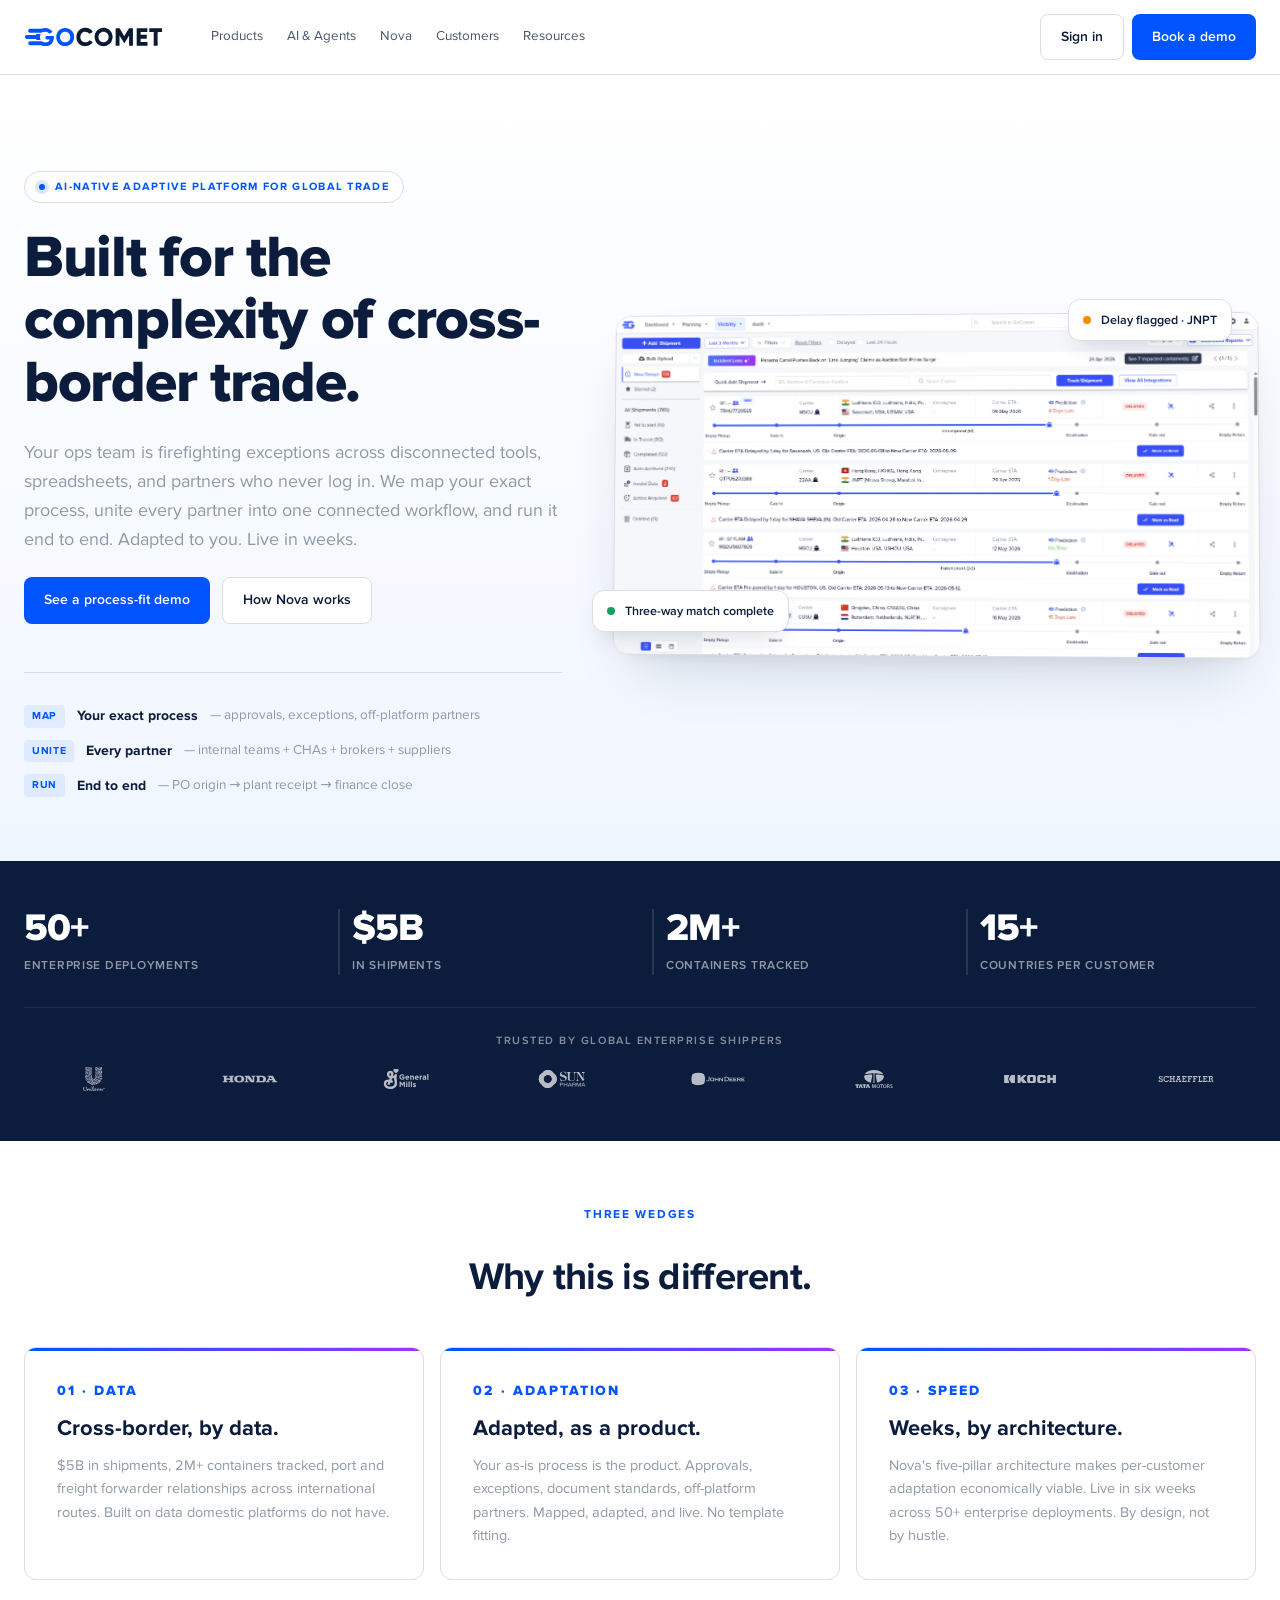
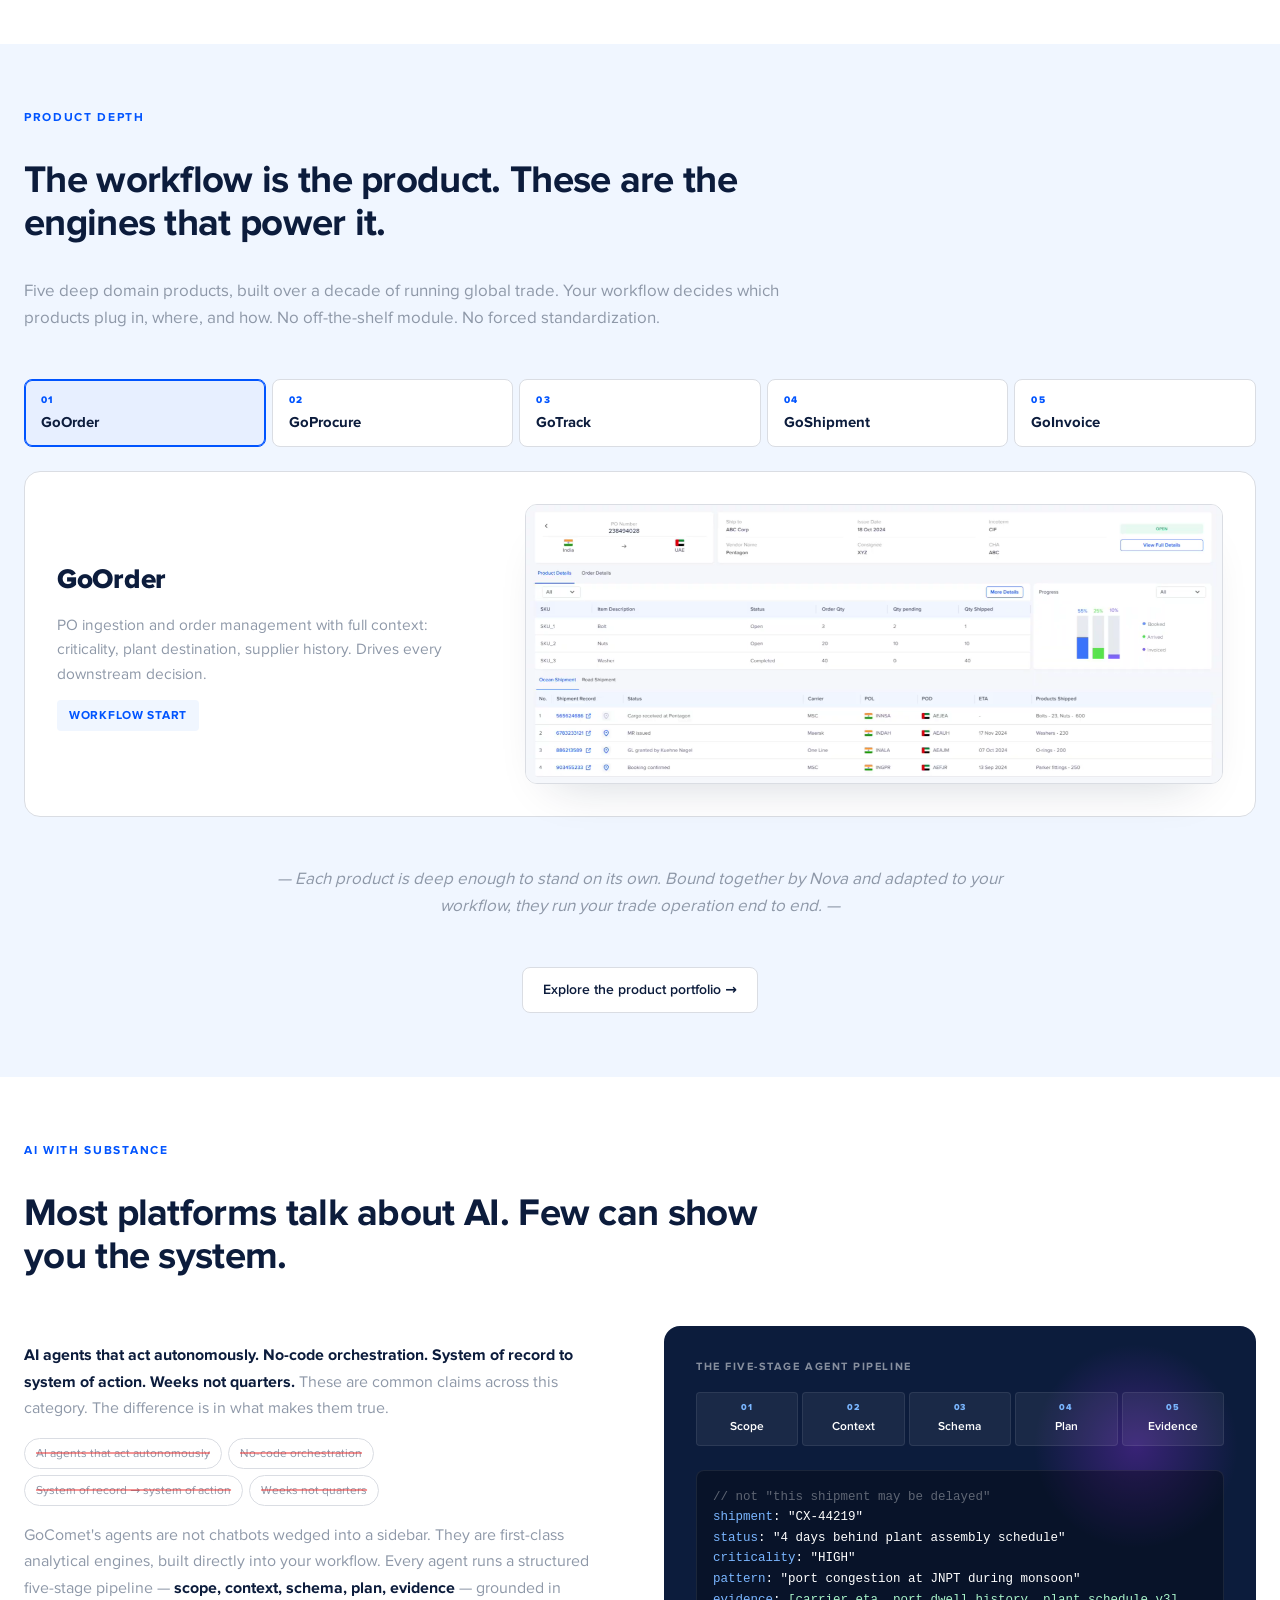
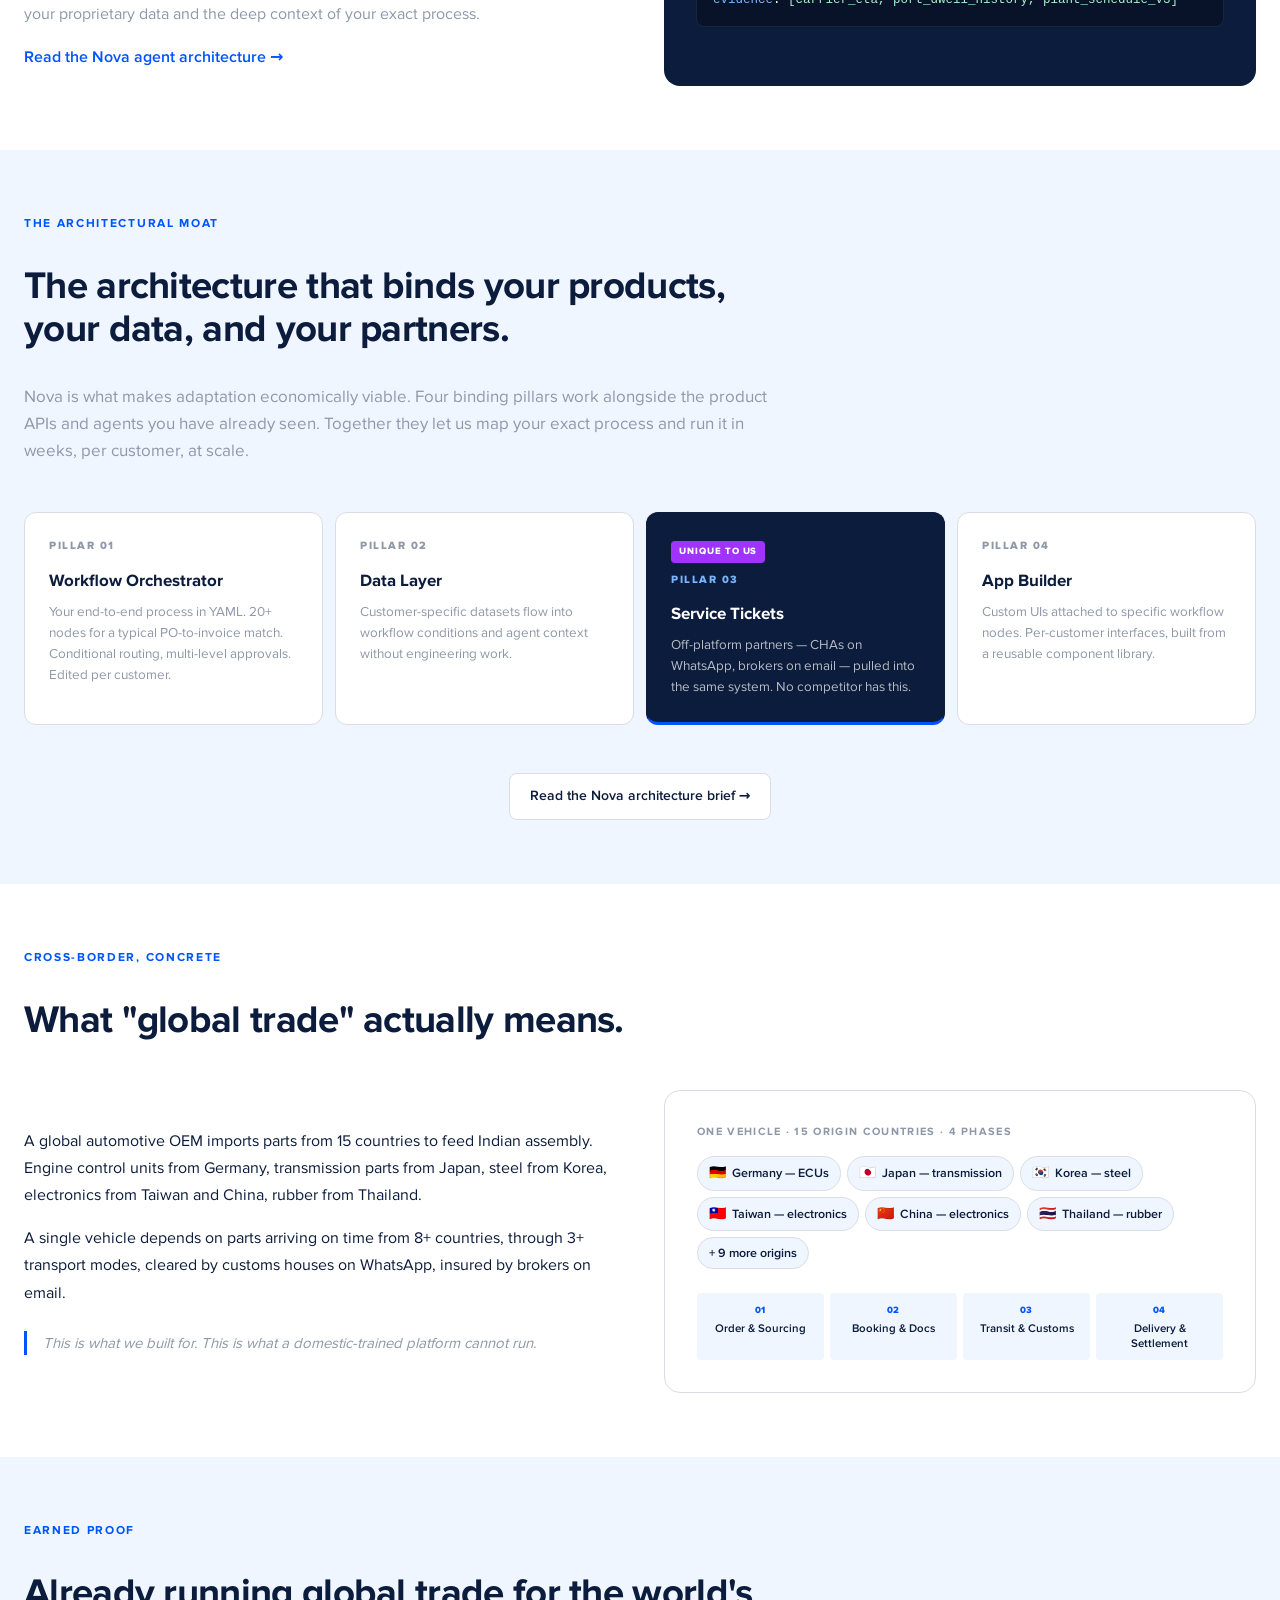
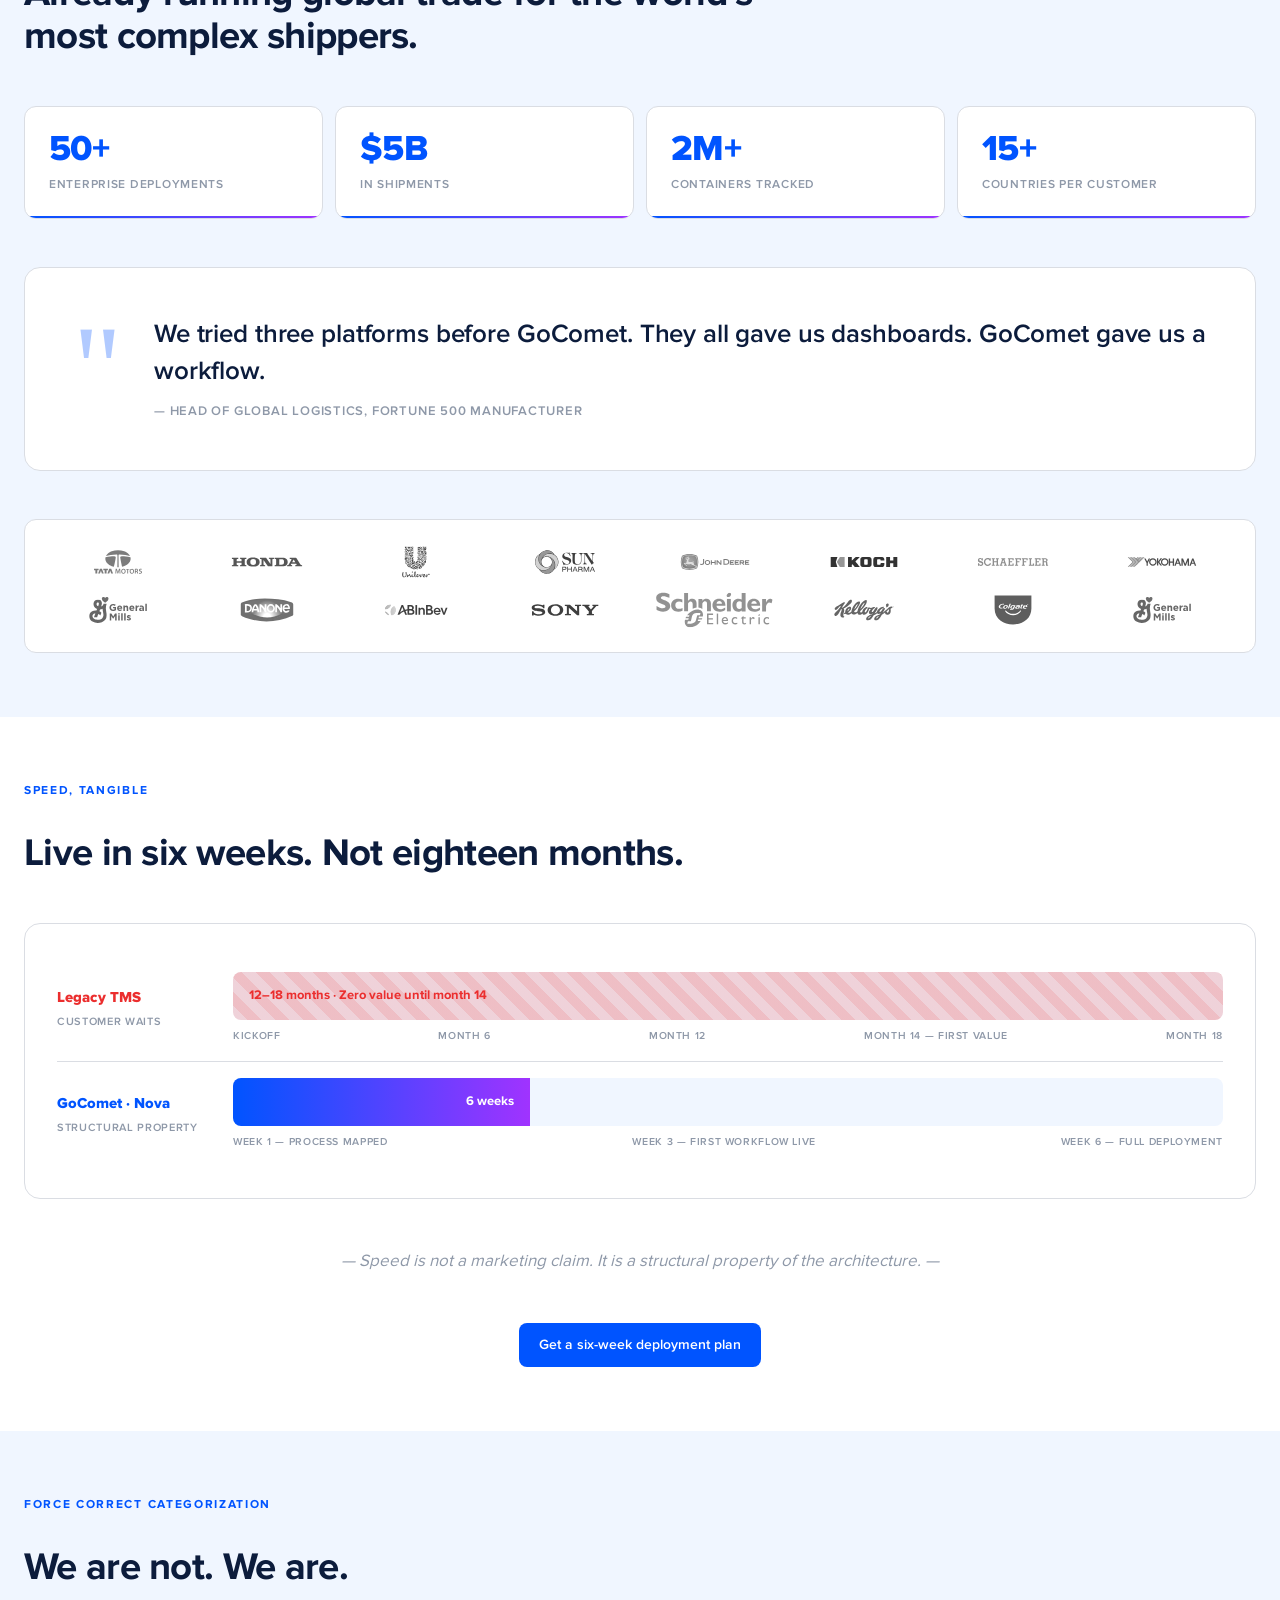
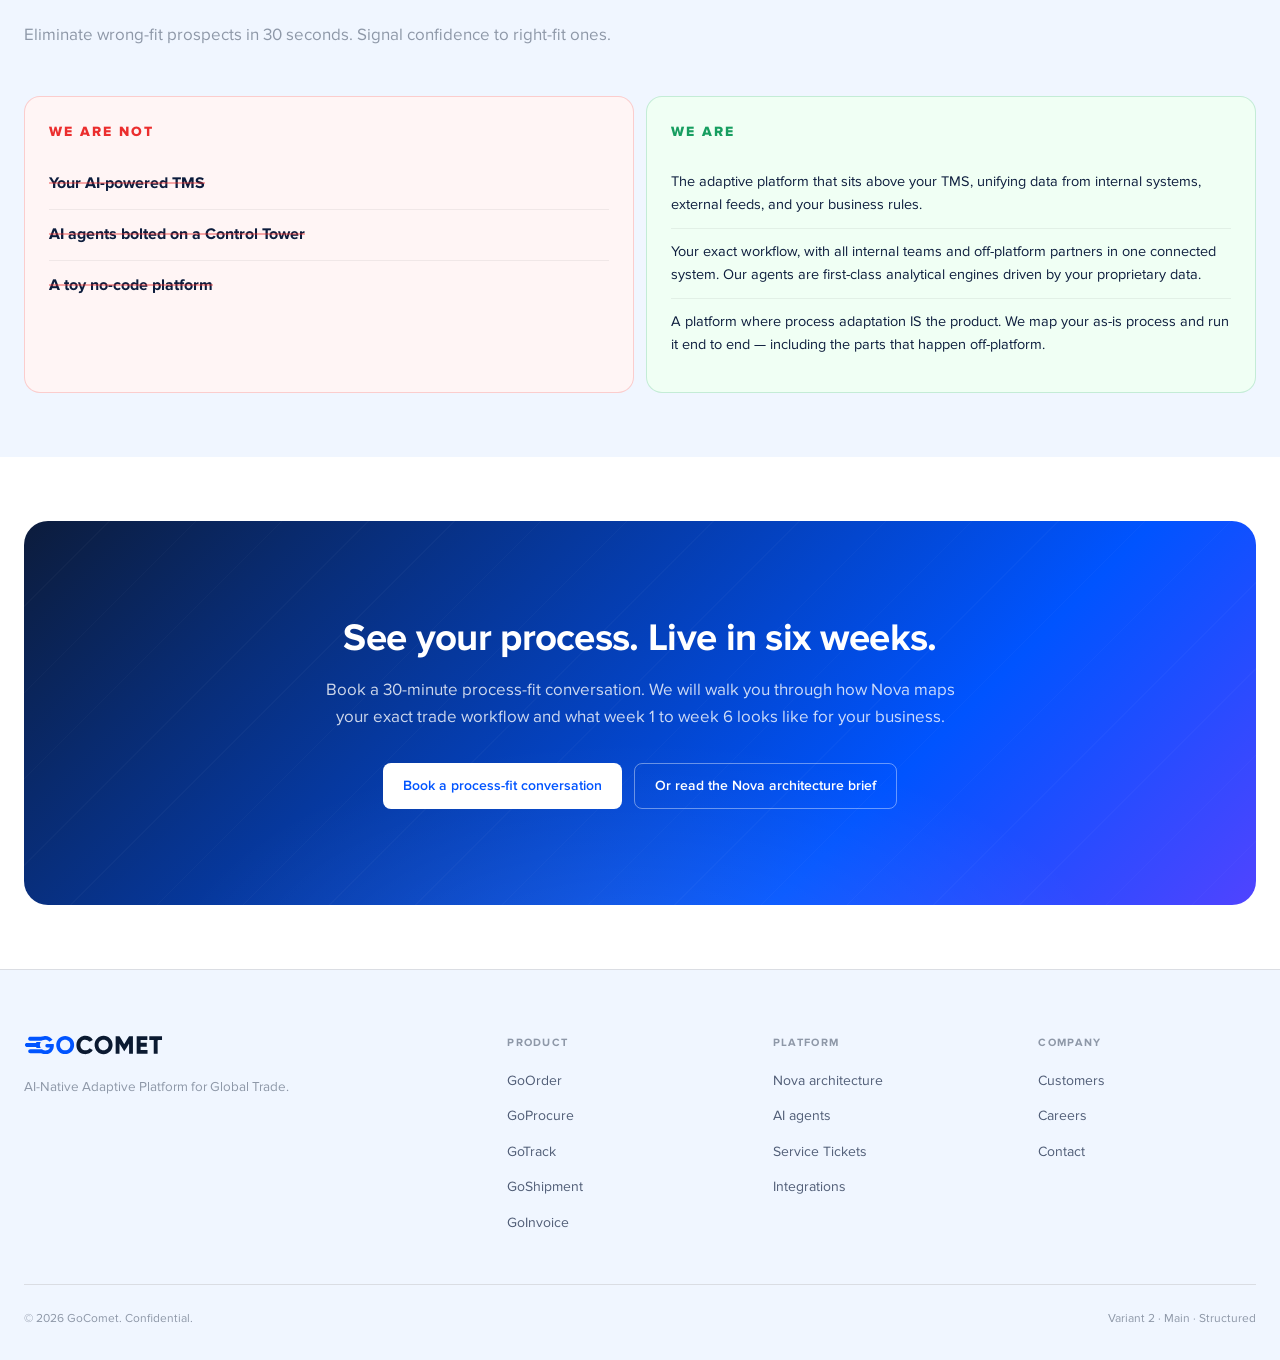
<file: homepage/v2-main-structured.html>
<!doctype html>
<html lang="en" data-theme="main">
<head>
<meta charset="utf-8" />
<meta name="viewport" content="width=device-width, initial-scale=1" />
<title>GoComet — Built for the complexity of cross-border trade.</title>
<style>
  /* ---------- Fonts ---------- */
  @font-face{font-family:"Proxima Nova";src:url("assets/fonts/ProximaNova-Regular.woff2") format("woff2");font-weight:400;font-style:normal;font-display:swap}
  @font-face{font-family:"Proxima Nova";src:url("assets/fonts/ProximaNova-Semibold.woff2") format("woff2");font-weight:600;font-style:normal;font-display:swap}
  @font-face{font-family:"Proxima Nova";src:url("assets/fonts/ProximaNova-Bold.woff2") format("woff2");font-weight:700;font-style:normal;font-display:swap}
  @font-face{font-family:"Proxima Nova";src:url("assets/fonts/ProximaNova-Extrabold.woff2") format("woff2");font-weight:800;font-style:normal;font-display:swap}
  @font-face{font-family:"Proxima Nova";src:url("assets/fonts/ProximaNova-Black.woff2") format("woff2");font-weight:900;font-style:normal;font-display:swap}

  :root{
    --primary:#0054FF; --primary-hover:#003E9C; --secondary:#3376FF; --accent:#A033FF;
    --success:#179E60; --warning:#F68C00; --danger:#EB2E2E;
    --bg:#FFFFFF; --surface:#F0F6FF; --border:#DADDE3;
    --text:#0C1C3C; --text-muted:#8E98A8;

    --space-xs:4px; --space-sm:8px; --space-md:12px; --space-lg:16px; --space-xl:24px;
    --space-2xl:32px; --space-3xl:48px; --space-4xl:64px; --space-5xl:96px; --space-6xl:128px;
    --r-sm:4px; --r-md:8px; --r-lg:12px; --r-xl:16px; --r-2xl:24px; --r-full:9999px;
  }

  *{box-sizing:border-box}
  html,body{margin:0;padding:0}
  body{
    font-family:"Proxima Nova",system-ui,sans-serif;
    background:var(--bg); color:var(--text);
    font-size:16px; line-height:1.6; -webkit-font-smoothing:antialiased;
  }
  a{color:inherit;text-decoration:none}

  .h1{font-size:clamp(36px,4.6vw,64px);font-weight:800;line-height:1.06;letter-spacing:-0.022em}
  .h2{font-size:clamp(28px,3vw,44px);font-weight:700;line-height:1.12;letter-spacing:-0.018em}
  .h3{font-size:24px;font-weight:700;line-height:1.2;letter-spacing:-0.01em}
  .h4{font-size:20px;font-weight:600;line-height:1.3}

  .container{max-width:1320px;margin:0 auto;padding:0 var(--space-xl)}
  @media (max-width:640px){.container{padding:0 var(--space-lg)}}
  .section{padding:var(--space-4xl) 0;background:var(--bg)}
  .section-alt{background:var(--surface)}
  @media (max-width:640px){.section{padding:var(--space-3xl) 0}}

  /* NAV — tighter */
  .nav{position:sticky;top:0;z-index:100;background:rgba(255,255,255,.95);backdrop-filter:blur(12px);border-bottom:1px solid var(--border)}
  .nav-inner{max-width:1320px;margin:0 auto;padding:14px var(--space-xl);display:flex;align-items:center;gap:var(--space-xl)}
  .nav-brand img{height:22px;width:auto;display:block}
  .nav-links{display:flex;gap:var(--space-xl);margin-left:var(--space-xl);flex:1}
  .nav-links a{font-size:13.5px;font-weight:500;color:var(--text);opacity:.75}
  .nav-links a:hover{opacity:1}
  .nav-cta{display:flex;gap:var(--space-sm)}
  @media (max-width:840px){.nav-links{display:none}}

  .btn{display:inline-flex;align-items:center;gap:8px;padding:11px 20px;border-radius:var(--r-md);font-weight:600;font-size:14px;cursor:pointer;border:0;transition:all .18s;font-family:inherit}
  .btn-primary{background:var(--primary);color:#fff}
  .btn-primary:hover{background:var(--primary-hover)}
  .btn-secondary{background:#fff;color:var(--text);border:1px solid var(--border)}
  .btn-secondary:hover{border-color:var(--text)}
  .btn-ghost{background:transparent;color:var(--primary);padding:6px 0;font-weight:600}
  .btn-ghost::after{content:" →"}

  /* ---------- HERO ---------- */
  .hero{
    padding:var(--space-5xl) 0 var(--space-4xl);
    background:
      linear-gradient(180deg,#fff 0%,var(--surface) 100%);
    position:relative; overflow:hidden;
  }
  .hero-grid{display:grid;grid-template-columns:5fr 6fr;gap:var(--space-3xl);align-items:center}
  @media (max-width:1024px){.hero-grid{grid-template-columns:1fr}}

  .hero-eyebrow{
    display:inline-flex;align-items:center;gap:10px;
    padding:6px 14px;background:#fff;border:1px solid var(--border);
    border-radius:var(--r-full);font-size:11px;font-weight:700;
    color:var(--primary);letter-spacing:.12em;text-transform:uppercase;
    margin-bottom:var(--space-xl);
  }
  .hero-eyebrow .dot{width:6px;height:6px;border-radius:50%;background:var(--primary);box-shadow:0 0 0 4px rgba(0,84,255,.15)}
  .hero h1{margin:0 0 var(--space-xl)}
  .hero-sub{font-size:18px;line-height:1.6;color:var(--text-muted);margin:0 0 var(--space-xl);max-width:560px}
  .hero-ctas{display:flex;gap:var(--space-md);flex-wrap:wrap}

  .hero-stack{
    display:flex;flex-direction:column;gap:var(--space-md);
    margin-top:var(--space-3xl);padding-top:var(--space-2xl);
    border-top:1px solid var(--border);
  }
  .hero-stack .row{display:flex;align-items:center;gap:var(--space-md);font-size:13.5px;color:var(--text-muted)}
  .hero-stack .row strong{color:var(--text);font-weight:700;font-size:14px}
  .hero-stack .row .tag{font-size:10.5px;font-weight:700;color:var(--primary);background:rgba(0,84,255,.08);padding:3px 8px;border-radius:var(--r-sm);letter-spacing:.06em;text-transform:uppercase}

  /* Hero right — stacked dashboard preview */
  .hero-preview{position:relative;perspective:1400px}
  .hero-preview .dash-card{
    background:#fff;border:1px solid var(--border);border-radius:var(--r-xl);
    box-shadow:0 30px 60px -25px rgba(12,28,60,.2),0 10px 20px -10px rgba(12,28,60,.08);
    overflow:hidden; position:relative;
  }
  .hero-preview .dash-card:first-child{transform:rotateY(-3deg) rotateX(2deg)}
  .hero-preview .dash-card img{width:100%;height:auto;display:block}
  .hero-preview .floating{
    position:absolute;background:#fff;border:1px solid var(--border);
    border-radius:var(--r-lg);padding:10px 14px;
    box-shadow:0 12px 24px -10px rgba(12,28,60,.18);
    font-size:12.5px;font-weight:600;display:flex;align-items:center;gap:10px;
  }
  .hero-preview .float-1{top:-14px;right:24px}
  .hero-preview .float-2{bottom:24px;left:-18px}
  .hero-preview .floating .dot{width:8px;height:8px;border-radius:50%}
  .hero-preview .floating.alert .dot{background:var(--warning)}
  .hero-preview .floating.ok .dot{background:var(--success)}

  /* ---------- PROOF BAR ---------- */
  .proof-bar{background:#0C1C3C;color:#fff;padding:var(--space-3xl) 0}
  .stats-row{display:grid;grid-template-columns:repeat(4,1fr);gap:var(--space-xl)}
  .stat{text-align:left;padding:0 var(--space-md);border-left:2px solid rgba(255,255,255,.12)}
  .stat:first-child{border-left:0;padding-left:0}
  .stat .num{font-size:clamp(28px,3vw,42px);font-weight:800;line-height:1;color:#fff;letter-spacing:-0.02em}
  .stat .lbl{font-size:12px;color:rgba(255,255,255,.55);margin-top:8px;letter-spacing:.06em;text-transform:uppercase;font-weight:600}
  @media (max-width:768px){.stats-row{grid-template-columns:repeat(2,1fr)}.stat{border-left:0;padding-left:0}}

  .logo-row{margin-top:var(--space-2xl);padding-top:var(--space-xl);border-top:1px solid rgba(255,255,255,.08)}
  .logo-row .caption{font-size:11px;letter-spacing:.14em;text-transform:uppercase;color:rgba(255,255,255,.5);font-weight:600;margin-bottom:var(--space-lg);display:block;text-align:center}
  .logo-grid{display:grid;grid-template-columns:repeat(8,1fr);gap:var(--space-lg);align-items:center}
  .logo-grid img{max-width:100%;max-height:28px;justify-self:center;object-fit:contain;filter:brightness(0) invert(1);opacity:.7}
  @media (max-width:960px){.logo-grid{grid-template-columns:repeat(4,1fr)}}

  /* ---------- SECTION HEADER ---------- */
  .section-header{margin-bottom:var(--space-3xl);max-width:760px}
  .section-header.center{margin-left:auto;margin-right:auto;text-align:center}
  .eyebrow-text{color:var(--primary);font-weight:700;font-size:12px;letter-spacing:.14em;text-transform:uppercase;margin-bottom:var(--space-md);display:block}
  .lede{font-size:17px;color:var(--text-muted);margin-top:var(--space-lg);line-height:1.6}

  /* ---------- DIFFERENCE STRIP ---------- */
  .diff-grid{display:grid;grid-template-columns:repeat(3,1fr);gap:var(--space-lg)}
  @media (max-width:960px){.diff-grid{grid-template-columns:1fr}}
  .diff-card{
    background:#fff;border:1px solid var(--border);border-radius:var(--r-lg);
    padding:var(--space-2xl);position:relative;overflow:hidden;
    transition:all .2s;
  }
  .diff-card::before{
    content:"";position:absolute;top:0;left:0;right:0;height:3px;
    background:linear-gradient(90deg,var(--primary),var(--accent));
  }
  .diff-card:hover{transform:translateY(-3px);box-shadow:0 18px 36px -22px rgba(0,84,255,.25)}
  .diff-num{font-size:14px;color:var(--primary);font-weight:800;letter-spacing:.14em;margin-bottom:var(--space-md)}
  .diff-card h3{margin:0 0 var(--space-md);font-size:22px;font-weight:700;line-height:1.25}
  .diff-card p{margin:0;font-size:14.5px;color:var(--text-muted);line-height:1.6}

  /* ---------- PRODUCTS ---------- */
  .products-wrapper{margin-top:var(--space-3xl)}
  .product-flow-tabs{
    display:grid;grid-template-columns:repeat(5,1fr);gap:6px;
    margin-bottom:var(--space-xl);position:relative;
  }
  .product-tab{
    background:#fff;border:1px solid var(--border);
    border-radius:var(--r-md);padding:var(--space-md) var(--space-lg);
    text-align:left;cursor:pointer;transition:all .18s;
  }
  .product-tab.active{border-color:var(--primary);background:rgba(0,84,255,.04);box-shadow:0 0 0 1px var(--primary) inset}
  .product-tab .t-num{font-size:10px;font-weight:800;color:var(--primary);letter-spacing:.14em}
  .product-tab .t-name{font-size:15px;font-weight:700;margin-top:2px}
  @media (max-width:880px){.product-flow-tabs{grid-template-columns:repeat(2,1fr)}}

  .product-detail{
    display:grid;grid-template-columns:1fr 1.6fr;gap:var(--space-2xl);align-items:center;
    background:#fff;border:1px solid var(--border);border-radius:var(--r-xl);
    padding:var(--space-2xl);
  }
  @media (max-width:960px){.product-detail{grid-template-columns:1fr}}
  .product-detail .pd-name{font-size:28px;font-weight:800;letter-spacing:-0.01em}
  .product-detail .pd-cap{font-size:15.5px;line-height:1.6;color:var(--text-muted);margin:var(--space-md) 0}
  .product-detail .pd-plug{
    display:inline-flex;align-items:center;gap:8px;font-size:12px;
    background:var(--surface);color:var(--primary);font-weight:700;
    letter-spacing:.06em;text-transform:uppercase;padding:6px 12px;
    border-radius:var(--r-sm);
  }
  .product-detail .pd-screenshot{
    border:1px solid var(--border);border-radius:var(--r-lg);
    overflow:hidden;box-shadow:0 24px 48px -28px rgba(12,28,60,.2);
  }
  .product-detail .pd-screenshot img{width:100%;height:auto;display:block}

  .closing-line{
    font-style:italic;font-size:17px;color:var(--text-muted);text-align:center;
    max-width:780px;margin:var(--space-3xl) auto 0;
  }

  /* ---------- AI & AGENTS ---------- */
  .ai-grid{display:grid;grid-template-columns:1fr 1fr;gap:var(--space-3xl)}
  @media (max-width:960px){.ai-grid{grid-template-columns:1fr}}
  .ai-left{padding-right:var(--space-xl)}
  .ai-left p{font-size:16px;line-height:1.65;color:var(--text-muted)}
  .ai-left p strong{color:var(--text)}
  .buzzlist{display:flex;flex-wrap:wrap;gap:6px;margin:var(--space-lg) 0}
  .buzzword{
    display:inline-block;padding:5px 11px;background:#fff;border:1px solid var(--border);
    border-radius:var(--r-full);font-size:12px;color:var(--text-muted);
    text-decoration:line-through;text-decoration-color:rgba(235,46,46,.5);text-decoration-thickness:1.5px;
  }
  .pipeline-card{
    background:#0C1C3C;color:#fff;border-radius:var(--r-xl);
    padding:var(--space-2xl);position:relative;overflow:hidden;
  }
  .pipeline-card::before{
    content:"";position:absolute;top:0;right:0;width:240px;height:240px;
    background:radial-gradient(circle,rgba(160,51,255,.3),transparent 60%);
    pointer-events:none;
  }
  .pipeline-card > *{position:relative}
  .pipeline-title{font-size:11px;letter-spacing:.14em;text-transform:uppercase;color:rgba(255,255,255,.5);font-weight:700;margin-bottom:var(--space-lg)}
  .pipeline-stages{display:grid;grid-template-columns:repeat(5,1fr);gap:4px;margin-bottom:var(--space-xl)}
  .pipe-stage{
    background:rgba(255,255,255,.06);border:1px solid rgba(255,255,255,.08);
    border-radius:var(--r-sm);padding:8px 4px;text-align:center;
  }
  .pipe-stage .n{font-size:9px;color:#7AB6FF;font-weight:800;letter-spacing:.1em}
  .pipe-stage .s{font-size:12px;font-weight:600;margin-top:2px;color:#fff}
  .agent-out{font-family:"SF Mono",Monaco,monospace;font-size:12.5px;line-height:1.65;background:rgba(0,0,0,.3);padding:var(--space-lg);border-radius:var(--r-md);border:1px solid rgba(255,255,255,.08)}
  .agent-out .k{color:#7AB6FF}
  .agent-out .v{color:#fff}
  .agent-out .e{color:#A6F1C7}
  .agent-out .c{color:rgba(255,255,255,.35)}

  /* ---------- NOVA ---------- */
  .nova-grid{display:grid;grid-template-columns:repeat(4,1fr);gap:var(--space-md)}
  @media (max-width:1000px){.nova-grid{grid-template-columns:repeat(2,1fr)}}
  @media (max-width:520px){.nova-grid{grid-template-columns:1fr}}
  .nova-pillar{
    background:#fff;border:1px solid var(--border);border-radius:var(--r-lg);
    padding:var(--space-xl);transition:all .2s;position:relative;
  }
  .nova-pillar.feat{background:#0C1C3C;color:#fff;border-color:#0C1C3C;border-bottom:3px solid var(--primary)}
  .nova-pillar.feat p{color:rgba(255,255,255,.7)}
  .nova-pillar .nova-num{font-size:11px;font-weight:800;color:var(--text-muted);letter-spacing:.14em;margin-bottom:var(--space-md)}
  .nova-pillar.feat .nova-num{color:#7AB6FF}
  .nova-pillar h4{margin:0 0 var(--space-sm);font-size:17px;font-weight:700}
  .nova-pillar p{margin:0;font-size:13.5px;color:var(--text-muted);line-height:1.55}
  .nova-pillar .unique{
    display:inline-block;font-size:9.5px;font-weight:800;
    background:var(--accent);color:#fff;padding:3px 8px;border-radius:var(--r-sm);
    letter-spacing:.1em;text-transform:uppercase;margin-bottom:var(--space-sm);
  }

  /* ---------- CROSS-BORDER STORY ---------- */
  .cb-grid{display:grid;grid-template-columns:1fr 1fr;gap:var(--space-3xl);align-items:center}
  @media (max-width:960px){.cb-grid{grid-template-columns:1fr}}
  .cb-text p{font-size:16px;line-height:1.7;margin:0 0 var(--space-lg)}
  .cb-text .pull{font-style:italic;color:var(--text-muted);font-size:15px;border-left:3px solid var(--primary);padding-left:var(--space-lg);margin-top:var(--space-xl)}

  .cb-map{
    background:#fff;border:1px solid var(--border);border-radius:var(--r-xl);padding:var(--space-2xl);
  }
  .cb-map h6{font-size:11px;letter-spacing:.12em;text-transform:uppercase;color:var(--text-muted);font-weight:700;margin:0 0 var(--space-lg)}
  .country-chips{display:flex;flex-wrap:wrap;gap:6px;margin-bottom:var(--space-xl)}
  .chip{
    display:inline-flex;align-items:center;gap:6px;
    padding:5px 11px;background:var(--surface);border:1px solid var(--border);
    border-radius:var(--r-full);font-size:12.5px;font-weight:600;
  }
  .chip .flag{font-size:14px}
  .cb-phases{display:grid;grid-template-columns:repeat(4,1fr);gap:6px}
  .cb-phase{padding:10px 8px;background:var(--surface);border-radius:var(--r-sm);text-align:center}
  .cb-phase .pn{font-size:9.5px;font-weight:800;color:var(--primary);letter-spacing:.1em}
  .cb-phase .pt{font-size:11.5px;font-weight:600;margin-top:3px;line-height:1.25}

  /* ---------- PROOF ---------- */
  .proof-numbers{
    display:grid;grid-template-columns:repeat(4,1fr);gap:var(--space-md);margin-top:var(--space-2xl);
  }
  .proof-num{
    background:#fff;border:1px solid var(--border);border-radius:var(--r-lg);
    padding:var(--space-xl);position:relative;overflow:hidden;
  }
  .proof-num::after{
    content:"";position:absolute;bottom:0;left:0;right:0;height:2px;
    background:linear-gradient(90deg,var(--primary),var(--accent));
  }
  .proof-num .num{font-size:36px;font-weight:800;color:var(--primary);line-height:1;letter-spacing:-0.02em}
  .proof-num .lbl{font-size:12px;color:var(--text-muted);margin-top:8px;letter-spacing:.06em;text-transform:uppercase;font-weight:600}
  @media (max-width:768px){.proof-numbers{grid-template-columns:repeat(2,1fr)}}

  .quote-card{
    background:#fff;border:1px solid var(--border);border-radius:var(--r-xl);
    padding:var(--space-3xl);margin-top:var(--space-3xl);position:relative;
    display:grid;grid-template-columns:auto 1fr;gap:var(--space-2xl);align-items:center;
  }
  @media (max-width:768px){.quote-card{grid-template-columns:1fr;text-align:center}}
  .quote-mark{
    font-family:Georgia,serif;font-size:120px;line-height:.8;color:var(--primary);opacity:.3;
  }
  .quote-text{font-size:clamp(20px,2.1vw,26px);font-weight:600;line-height:1.4;letter-spacing:-0.005em;margin:0}
  .quote-attribution{margin-top:var(--space-md);font-size:13px;color:var(--text-muted);letter-spacing:.06em;text-transform:uppercase;font-weight:600}

  .logo-wall{margin-top:var(--space-3xl);display:grid;grid-template-columns:repeat(8,1fr);gap:var(--space-md);align-items:center;background:#fff;border:1px solid var(--border);border-radius:var(--r-lg);padding:var(--space-xl)}
  .logo-wall img{max-width:100%;max-height:36px;justify-self:center;object-fit:contain;filter:grayscale(1);opacity:.8}
  @media (max-width:960px){.logo-wall{grid-template-columns:repeat(4,1fr)}}

  /* ---------- SPEED ---------- */
  .speed-card{background:#fff;border:1px solid var(--border);border-radius:var(--r-xl);padding:var(--space-2xl);margin-top:var(--space-2xl)}
  .speed-row{
    display:grid;grid-template-columns:160px 1fr;gap:var(--space-lg);
    align-items:center;padding:var(--space-lg) 0;
  }
  .speed-row + .speed-row{border-top:1px solid var(--border)}
  .speed-label{font-weight:800;font-size:15px}
  .speed-label.legacy{color:var(--danger)}
  .speed-label.us{color:var(--primary)}
  .speed-label small{display:block;font-size:11px;font-weight:600;color:var(--text-muted);letter-spacing:.06em;text-transform:uppercase;margin-top:4px}
  .speed-track{position:relative;height:48px;background:var(--surface);border-radius:var(--r-md);overflow:hidden}
  .speed-bar{position:absolute;top:0;bottom:0;left:0;display:flex;align-items:center;padding:0 var(--space-lg);color:#fff;font-weight:700;font-size:13px}
  .speed-bar.legacy{width:100%;background:repeating-linear-gradient(45deg,rgba(235,46,46,.18),rgba(235,46,46,.18) 10px,rgba(235,46,46,.28) 10px,rgba(235,46,46,.28) 20px);color:var(--danger)}
  .speed-bar.us{width:30%;background:linear-gradient(90deg,var(--primary),var(--accent));justify-content:flex-end}
  .speed-milestones{display:flex;justify-content:space-between;margin-top:8px;font-size:10.5px;color:var(--text-muted);letter-spacing:.06em;text-transform:uppercase;font-weight:600}

  /* ---------- NOT/ARE ---------- */
  .notare-grid{display:grid;grid-template-columns:1fr 1fr;gap:var(--space-md);margin-top:var(--space-2xl)}
  .notare-col{padding:var(--space-xl);border-radius:var(--r-xl)}
  .notare-col.not{background:#FFF5F5;border:1px solid rgba(235,46,46,.2)}
  .notare-col.are{background:#F0FFF4;border:1px solid rgba(23,158,96,.2)}
  .notare-col h4{margin:0 0 var(--space-lg);font-size:14px;letter-spacing:.14em;text-transform:uppercase;font-weight:800}
  .notare-col.not h4{color:var(--danger)}
  .notare-col.are h4{color:var(--success)}
  .notare-item{padding:var(--space-md) 0;border-bottom:1px solid rgba(0,0,0,.06)}
  .notare-item:last-child{border-bottom:0}
  .notare-col.not .notare-item{font-weight:700;text-decoration:line-through;text-decoration-color:rgba(235,46,46,.4);text-decoration-thickness:1.5px}
  .notare-col.are .notare-item{font-size:14.5px;line-height:1.55}
  @media (max-width:768px){.notare-grid{grid-template-columns:1fr}}

  /* ---------- CTA ---------- */
  .final-cta{
    background:linear-gradient(135deg,#0C1C3C 0%,#0054FF 70%,#A033FF 130%);
    color:#fff;border-radius:var(--r-2xl);padding:var(--space-5xl) var(--space-2xl);
    text-align:center;position:relative;overflow:hidden;
  }
  .final-cta::before{
    content:"";position:absolute;inset:0;
    background:
      radial-gradient(800px 400px at 50% 120%,rgba(255,255,255,.1),transparent 60%),
      repeating-linear-gradient(135deg,transparent,transparent 60px,rgba(255,255,255,.025) 60px,rgba(255,255,255,.025) 61px);
    pointer-events:none;
  }
  .final-cta > *{position:relative}
  .final-cta h2{color:#fff;margin:0 0 var(--space-lg)}
  .final-cta-lede{color:rgba(255,255,255,.8);font-size:17px;max-width:640px;margin:0 auto var(--space-2xl)}
  .final-cta .btn-primary{background:#fff;color:var(--primary)}
  .final-cta .btn-primary:hover{background:#F0F6FF}
  .final-cta-ctas{display:flex;gap:var(--space-md);justify-content:center;flex-wrap:wrap}
  .final-cta-ctas a.outline{color:#fff;border-color:rgba(255,255,255,.4);background:transparent}
  .final-cta-ctas a.outline:hover{border-color:#fff;background:rgba(255,255,255,.08)}

  /* ---------- FOOTER ---------- */
  .footer{background:var(--surface);border-top:1px solid var(--border);padding:var(--space-4xl) 0 var(--space-2xl)}
  .footer-inner{display:grid;grid-template-columns:2fr 1fr 1fr 1fr;gap:var(--space-3xl)}
  .footer h6{font-size:11px;letter-spacing:.12em;text-transform:uppercase;color:var(--text-muted);margin:0 0 var(--space-lg);font-weight:700}
  .footer ul{list-style:none;padding:0;margin:0;display:flex;flex-direction:column;gap:10px}
  .footer ul a{font-size:14px;color:var(--text);opacity:.7}
  .footer ul a:hover{opacity:1}
  .footer-bottom{border-top:1px solid var(--border);margin-top:var(--space-3xl);padding-top:var(--space-xl);display:flex;justify-content:space-between;font-size:12px;color:var(--text-muted)}
  @media (max-width:960px){.footer-inner{grid-template-columns:1fr 1fr}}
  @media (max-width:640px){.footer-inner{grid-template-columns:1fr}}

  .center{text-align:center}
  .mt-3xl{margin-top:var(--space-3xl)}
</style>
</head>
<body>

<nav class="nav">
  <div class="nav-inner">
    <a class="nav-brand" href="#"><img src="assets/gocomet-logo.svg" alt="GoComet" /></a>
    <div class="nav-links">
      <a href="#products">Products</a>
      <a href="#agents">AI & Agents</a>
      <a href="#nova">Nova</a>
      <a href="#proof">Customers</a>
      <a href="#">Resources</a>
    </div>
    <div class="nav-cta">
      <a href="#" class="btn btn-secondary">Sign in</a>
      <a href="#cta" class="btn btn-primary">Book a demo</a>
    </div>
  </div>
</nav>

<!-- FOLD 01 — HERO (split layout) -->
<header class="hero">
  <div class="container">
    <div class="hero-grid">
      <div class="hero-text">
        <div class="hero-eyebrow"><span class="dot"></span> AI-Native Adaptive Platform for Global Trade</div>
        <h1 class="h1">Built for the complexity of cross-border trade.</h1>
        <p class="hero-sub">Your ops team is firefighting exceptions across disconnected tools, spreadsheets, and partners who never log in. We map your exact process, unite every partner into one connected workflow, and run it end to end. Adapted to you. Live in weeks.</p>
        <div class="hero-ctas">
          <a href="#cta" class="btn btn-primary">See a process-fit demo</a>
          <a href="#nova" class="btn btn-secondary">How Nova works</a>
        </div>
        <div class="hero-stack">
          <div class="row"><span class="tag">Map</span><strong>Your exact process</strong><span>— approvals, exceptions, off-platform partners</span></div>
          <div class="row"><span class="tag">Unite</span><strong>Every partner</strong><span>— internal teams + CHAs + brokers + suppliers</span></div>
          <div class="row"><span class="tag">Run</span><strong>End to end</strong><span>— PO origin → plant receipt → finance close</span></div>
        </div>
      </div>
      <div class="hero-preview">
        <div class="dash-card">
          <img src="assets/dashboards/gotrack-shipment-tracking-list.png" alt="GoTrack shipment list" />
        </div>
        <div class="floating float-1 alert"><span class="dot"></span> Delay flagged · JNPT</div>
        <div class="floating float-2 ok"><span class="dot"></span> Three-way match complete</div>
      </div>
    </div>
  </div>
</header>

<!-- FOLD 02 — PROOF BAR (dark) -->
<section class="proof-bar">
  <div class="container">
    <div class="stats-row">
      <div class="stat"><div class="num">50+</div><div class="lbl">Enterprise deployments</div></div>
      <div class="stat"><div class="num">$5B</div><div class="lbl">In shipments</div></div>
      <div class="stat"><div class="num">2M+</div><div class="lbl">Containers tracked</div></div>
      <div class="stat"><div class="num">15+</div><div class="lbl">Countries per customer</div></div>
    </div>
    <div class="logo-row">
      <span class="caption">Trusted by global enterprise shippers</span>
      <div class="logo-grid">
        <img src="assets/logos/unilever.svg" alt="Unilever" />
        <img src="assets/logos/honda.svg" alt="Honda" />
        <img src="assets/logos/general-mills.svg" alt="General Mills" />
        <img src="assets/logos/sun-pharma.svg" alt="Sun Pharma" />
        <img src="assets/logos/john-deere.svg" alt="John Deere" />
        <img src="assets/logos/tata-motors.svg" alt="Tata Motors" />
        <img src="assets/logos/koch.svg" alt="Koch" />
        <img src="assets/logos/schaeffler.svg" alt="Schaeffler" />
      </div>
    </div>
  </div>
</section>

<!-- FOLD 03 — DIFFERENCE STRIP -->
<section class="section">
  <div class="container">
    <div class="section-header center">
      <span class="eyebrow-text">Three wedges</span>
      <h2 class="h2">Why this is different.</h2>
    </div>
    <div class="diff-grid">
      <article class="diff-card">
        <div class="diff-num">01 · DATA</div>
        <h3>Cross-border, by data.</h3>
        <p>$5B in shipments, 2M+ containers tracked, port and freight forwarder relationships across international routes. Built on data domestic platforms do not have.</p>
      </article>
      <article class="diff-card">
        <div class="diff-num">02 · ADAPTATION</div>
        <h3>Adapted, as a product.</h3>
        <p>Your as-is process is the product. Approvals, exceptions, document standards, off-platform partners. Mapped, adapted, and live. No template fitting.</p>
      </article>
      <article class="diff-card">
        <div class="diff-num">03 · SPEED</div>
        <h3>Weeks, by architecture.</h3>
        <p>Nova's five-pillar architecture makes per-customer adaptation economically viable. Live in six weeks across 50+ enterprise deployments. By design, not by hustle.</p>
      </article>
    </div>
  </div>
</section>

<!-- FOLD 04 — PRODUCTS -->
<section class="section section-alt" id="products">
  <div class="container">
    <div class="section-header">
      <span class="eyebrow-text">Product depth</span>
      <h2 class="h2">The workflow is the product. These are the engines that power it.</h2>
      <p class="lede">Five deep domain products, built over a decade of running global trade. Your workflow decides which products plug in, where, and how. No off-the-shelf module. No forced standardization.</p>
    </div>

    <div class="products-wrapper">
      <div class="product-flow-tabs">
        <div class="product-tab active"><div class="t-num">01</div><div class="t-name">GoOrder</div></div>
        <div class="product-tab"><div class="t-num">02</div><div class="t-name">GoProcure</div></div>
        <div class="product-tab"><div class="t-num">03</div><div class="t-name">GoTrack</div></div>
        <div class="product-tab"><div class="t-num">04</div><div class="t-name">GoShipment</div></div>
        <div class="product-tab"><div class="t-num">05</div><div class="t-name">GoInvoice</div></div>
      </div>
      <div class="product-detail">
        <div>
          <div class="pd-name">GoOrder</div>
          <div class="pd-cap">PO ingestion and order management with full context: criticality, plant destination, supplier history. Drives every downstream decision.</div>
          <div class="pd-plug">Workflow start</div>
        </div>
        <div class="pd-screenshot">
          <img src="assets/dashboards/order-management-po-tracking.png" alt="PO tracking dashboard" />
        </div>
      </div>
    </div>

    <p class="closing-line">— Each product is deep enough to stand on its own. Bound together by Nova and adapted to your workflow, they run your trade operation end to end. —</p>

    <div class="center mt-3xl">
      <a href="#" class="btn btn-secondary">Explore the product portfolio →</a>
    </div>
  </div>
</section>

<!-- FOLD 05 — AI & AGENTS -->
<section class="section" id="agents">
  <div class="container">
    <div class="section-header">
      <span class="eyebrow-text">AI with substance</span>
      <h2 class="h2">Most platforms talk about AI. Few can show you the system.</h2>
    </div>

    <div class="ai-grid">
      <div class="ai-left">
        <p><strong>AI agents that act autonomously. No-code orchestration. System of record to system of action. Weeks not quarters.</strong> These are common claims across this category. The difference is in what makes them true.</p>
        <div class="buzzlist">
          <span class="buzzword">AI agents that act autonomously</span>
          <span class="buzzword">No-code orchestration</span>
          <span class="buzzword">System of record → system of action</span>
          <span class="buzzword">Weeks not quarters</span>
        </div>
        <p>GoComet's agents are not chatbots wedged into a sidebar. They are first-class analytical engines, built directly into your workflow. Every agent runs a structured five-stage pipeline — <strong>scope, context, schema, plan, evidence</strong> — grounded in your proprietary data and the deep context of your exact process.</p>
        <p style="margin-top:var(--space-lg)"><a href="#" class="btn-ghost">Read the Nova agent architecture</a></p>
      </div>

      <div class="pipeline-card">
        <div class="pipeline-title">The five-stage agent pipeline</div>
        <div class="pipeline-stages">
          <div class="pipe-stage"><div class="n">01</div><div class="s">Scope</div></div>
          <div class="pipe-stage"><div class="n">02</div><div class="s">Context</div></div>
          <div class="pipe-stage"><div class="n">03</div><div class="s">Schema</div></div>
          <div class="pipe-stage"><div class="n">04</div><div class="s">Plan</div></div>
          <div class="pipe-stage"><div class="n">05</div><div class="s">Evidence</div></div>
        </div>
        <div class="agent-out">
<span class="c">// not "this shipment may be delayed"</span><br>
<span class="k">shipment</span>: <span class="v">"CX-44219"</span><br>
<span class="k">status</span>: <span class="v">"4 days behind plant assembly schedule"</span><br>
<span class="k">criticality</span>: <span class="v">"HIGH"</span><br>
<span class="k">pattern</span>: <span class="v">"port congestion at JNPT during monsoon"</span><br>
<span class="k">evidence</span>: <span class="e">[carrier_eta, port_dwell_history, plant_schedule_v3]</span>
        </div>
      </div>
    </div>
  </div>
</section>

<!-- FOLD 06 — NOVA -->
<section class="section section-alt" id="nova">
  <div class="container">
    <div class="section-header">
      <span class="eyebrow-text">The architectural moat</span>
      <h2 class="h2">The architecture that binds your products, your data, and your partners.</h2>
      <p class="lede">Nova is what makes adaptation economically viable. Four binding pillars work alongside the product APIs and agents you have already seen. Together they let us map your exact process and run it in weeks, per customer, at scale.</p>
    </div>

    <div class="nova-grid">
      <div class="nova-pillar">
        <div class="nova-num">PILLAR 01</div>
        <h4>Workflow Orchestrator</h4>
        <p>Your end-to-end process in YAML. 20+ nodes for a typical PO-to-invoice match. Conditional routing, multi-level approvals. Edited per customer.</p>
      </div>
      <div class="nova-pillar">
        <div class="nova-num">PILLAR 02</div>
        <h4>Data Layer</h4>
        <p>Customer-specific datasets flow into workflow conditions and agent context without engineering work.</p>
      </div>
      <div class="nova-pillar feat">
        <div class="unique">Unique to us</div>
        <div class="nova-num">PILLAR 03</div>
        <h4>Service Tickets</h4>
        <p>Off-platform partners — CHAs on WhatsApp, brokers on email — pulled into the same system. No competitor has this.</p>
      </div>
      <div class="nova-pillar">
        <div class="nova-num">PILLAR 04</div>
        <h4>App Builder</h4>
        <p>Custom UIs attached to specific workflow nodes. Per-customer interfaces, built from a reusable component library.</p>
      </div>
    </div>

    <div class="center mt-3xl">
      <a href="#" class="btn btn-secondary">Read the Nova architecture brief →</a>
    </div>
  </div>
</section>

<!-- FOLD 07 — CROSS-BORDER STORY -->
<section class="section">
  <div class="container">
    <div class="section-header">
      <span class="eyebrow-text">Cross-border, concrete</span>
      <h2 class="h2">What "global trade" actually means.</h2>
    </div>

    <div class="cb-grid">
      <div class="cb-text">
        <p>A global automotive OEM imports parts from 15 countries to feed Indian assembly. Engine control units from Germany, transmission parts from Japan, steel from Korea, electronics from Taiwan and China, rubber from Thailand.</p>
        <p>A single vehicle depends on parts arriving on time from 8+ countries, through 3+ transport modes, cleared by customs houses on WhatsApp, insured by brokers on email.</p>
        <div class="pull">This is what we built for. This is what a domestic-trained platform cannot run.</div>
      </div>
      <div class="cb-map">
        <h6>One vehicle · 15 origin countries · 4 phases</h6>
        <div class="country-chips">
          <span class="chip"><span class="flag">🇩🇪</span> Germany — ECUs</span>
          <span class="chip"><span class="flag">🇯🇵</span> Japan — transmission</span>
          <span class="chip"><span class="flag">🇰🇷</span> Korea — steel</span>
          <span class="chip"><span class="flag">🇹🇼</span> Taiwan — electronics</span>
          <span class="chip"><span class="flag">🇨🇳</span> China — electronics</span>
          <span class="chip"><span class="flag">🇹🇭</span> Thailand — rubber</span>
          <span class="chip">+ 9 more origins</span>
        </div>
        <div class="cb-phases">
          <div class="cb-phase"><div class="pn">01</div><div class="pt">Order & Sourcing</div></div>
          <div class="cb-phase"><div class="pn">02</div><div class="pt">Booking & Docs</div></div>
          <div class="cb-phase"><div class="pn">03</div><div class="pt">Transit & Customs</div></div>
          <div class="cb-phase"><div class="pn">04</div><div class="pt">Delivery & Settlement</div></div>
        </div>
      </div>
    </div>
  </div>
</section>

<!-- FOLD 08 — PROOF -->
<section class="section section-alt" id="proof">
  <div class="container">
    <div class="section-header">
      <span class="eyebrow-text">Earned proof</span>
      <h2 class="h2">Already running global trade for the world's most complex shippers.</h2>
    </div>

    <div class="proof-numbers">
      <div class="proof-num"><div class="num">50+</div><div class="lbl">Enterprise deployments</div></div>
      <div class="proof-num"><div class="num">$5B</div><div class="lbl">In shipments</div></div>
      <div class="proof-num"><div class="num">2M+</div><div class="lbl">Containers tracked</div></div>
      <div class="proof-num"><div class="num">15+</div><div class="lbl">Countries per customer</div></div>
    </div>

    <div class="quote-card">
      <div class="quote-mark">"</div>
      <div>
        <p class="quote-text">We tried three platforms before GoComet. They all gave us dashboards. GoComet gave us a workflow.</p>
        <div class="quote-attribution">— Head of Global Logistics, Fortune 500 Manufacturer</div>
      </div>
    </div>

    <div class="logo-wall">
      <img src="assets/logos/tata-motors.svg" alt="Tata Motors" />
      <img src="assets/logos/honda.svg" alt="Honda" />
      <img src="assets/logos/unilever.svg" alt="Unilever" />
      <img src="assets/logos/sun-pharma.svg" alt="Sun Pharma" />
      <img src="assets/logos/john-deere.svg" alt="John Deere" />
      <img src="assets/logos/koch.svg" alt="Koch" />
      <img src="assets/logos/schaeffler.svg" alt="Schaeffler" />
      <img src="assets/logos/yokohama.svg" alt="Yokohama" />
      <img src="assets/logos/general-mills.svg" alt="General Mills" />
      <img src="assets/logos/danone.svg" alt="Danone" />
      <img src="assets/logos/ab-inbev.svg" alt="AB InBev" />
      <img src="assets/logos/sony.svg" alt="Sony" />
      <img src="assets/logos/schneider-electric.svg" alt="Schneider Electric" />
      <img src="assets/logos/kelloggs.svg" alt="Kellogg's" />
      <img src="assets/logos/colgate.svg" alt="Colgate" />
      <img src="assets/logos/general-mills.svg" alt="General Mills" />
    </div>
  </div>
</section>

<!-- FOLD 09 — SPEED -->
<section class="section">
  <div class="container">
    <div class="section-header">
      <span class="eyebrow-text">Speed, tangible</span>
      <h2 class="h2">Live in six weeks. Not eighteen months.</h2>
    </div>

    <div class="speed-card">
      <div class="speed-row">
        <div class="speed-label legacy">Legacy TMS<small>Customer waits</small></div>
        <div>
          <div class="speed-track"><div class="speed-bar legacy">12–18 months · Zero value until month 14</div></div>
          <div class="speed-milestones"><span>Kickoff</span><span>Month 6</span><span>Month 12</span><span>Month 14 — first value</span><span>Month 18</span></div>
        </div>
      </div>
      <div class="speed-row">
        <div class="speed-label us">GoComet · Nova<small>Structural property</small></div>
        <div>
          <div class="speed-track"><div class="speed-bar us">6 weeks</div></div>
          <div class="speed-milestones"><span>Week 1 — process mapped</span><span>Week 3 — first workflow live</span><span>Week 6 — full deployment</span></div>
        </div>
      </div>
    </div>

    <p class="closing-line">— Speed is not a marketing claim. It is a structural property of the architecture. —</p>

    <div class="center mt-3xl">
      <a href="#cta" class="btn btn-primary">Get a six-week deployment plan</a>
    </div>
  </div>
</section>

<!-- FOLD 10 — NOT/ARE -->
<section class="section section-alt">
  <div class="container">
    <div class="section-header">
      <span class="eyebrow-text">Force correct categorization</span>
      <h2 class="h2">We are not. We are.</h2>
      <p class="lede">Eliminate wrong-fit prospects in 30 seconds. Signal confidence to right-fit ones.</p>
    </div>

    <div class="notare-grid">
      <div class="notare-col not">
        <h4>We are NOT</h4>
        <div class="notare-item">Your AI-powered TMS</div>
        <div class="notare-item">AI agents bolted on a Control Tower</div>
        <div class="notare-item">A toy no-code platform</div>
      </div>
      <div class="notare-col are">
        <h4>We ARE</h4>
        <div class="notare-item">The adaptive platform that sits above your TMS, unifying data from internal systems, external feeds, and your business rules.</div>
        <div class="notare-item">Your exact workflow, with all internal teams and off-platform partners in one connected system. Our agents are first-class analytical engines driven by your proprietary data.</div>
        <div class="notare-item">A platform where process adaptation IS the product. We map your as-is process and run it end to end — including the parts that happen off-platform.</div>
      </div>
    </div>
  </div>
</section>

<!-- FOLD 11 — CTA -->
<section class="section" id="cta">
  <div class="container">
    <div class="final-cta">
      <h2 class="h2">See your process. Live in six weeks.</h2>
      <p class="final-cta-lede">Book a 30-minute process-fit conversation. We will walk you through how Nova maps your exact trade workflow and what week 1 to week 6 looks like for your business.</p>
      <div class="final-cta-ctas">
        <a href="#" class="btn btn-primary">Book a process-fit conversation</a>
        <a href="#" class="btn btn-secondary outline">Or read the Nova architecture brief</a>
      </div>
    </div>
  </div>
</section>

<footer class="footer">
  <div class="container">
    <div class="footer-inner">
      <div>
        <img src="assets/gocomet-logo.svg" alt="GoComet" style="height:22px" />
        <p style="margin:var(--space-md) 0 0;font-size:13.5px;color:var(--text-muted);max-width:280px;line-height:1.55">AI-Native Adaptive Platform for Global Trade.</p>
      </div>
      <div>
        <h6>Product</h6>
        <ul>
          <li><a href="#">GoOrder</a></li><li><a href="#">GoProcure</a></li><li><a href="#">GoTrack</a></li><li><a href="#">GoShipment</a></li><li><a href="#">GoInvoice</a></li>
        </ul>
      </div>
      <div>
        <h6>Platform</h6>
        <ul>
          <li><a href="#">Nova architecture</a></li><li><a href="#">AI agents</a></li><li><a href="#">Service Tickets</a></li><li><a href="#">Integrations</a></li>
        </ul>
      </div>
      <div>
        <h6>Company</h6>
        <ul>
          <li><a href="#">Customers</a></li><li><a href="#">Careers</a></li><li><a href="#">Contact</a></li>
        </ul>
      </div>
    </div>
    <div class="footer-bottom">
      <span>© 2026 GoComet. Confidential.</span>
      <span>Variant 2 · Main · Structured</span>
    </div>
  </div>
</footer>

</body>
</html>
</file>
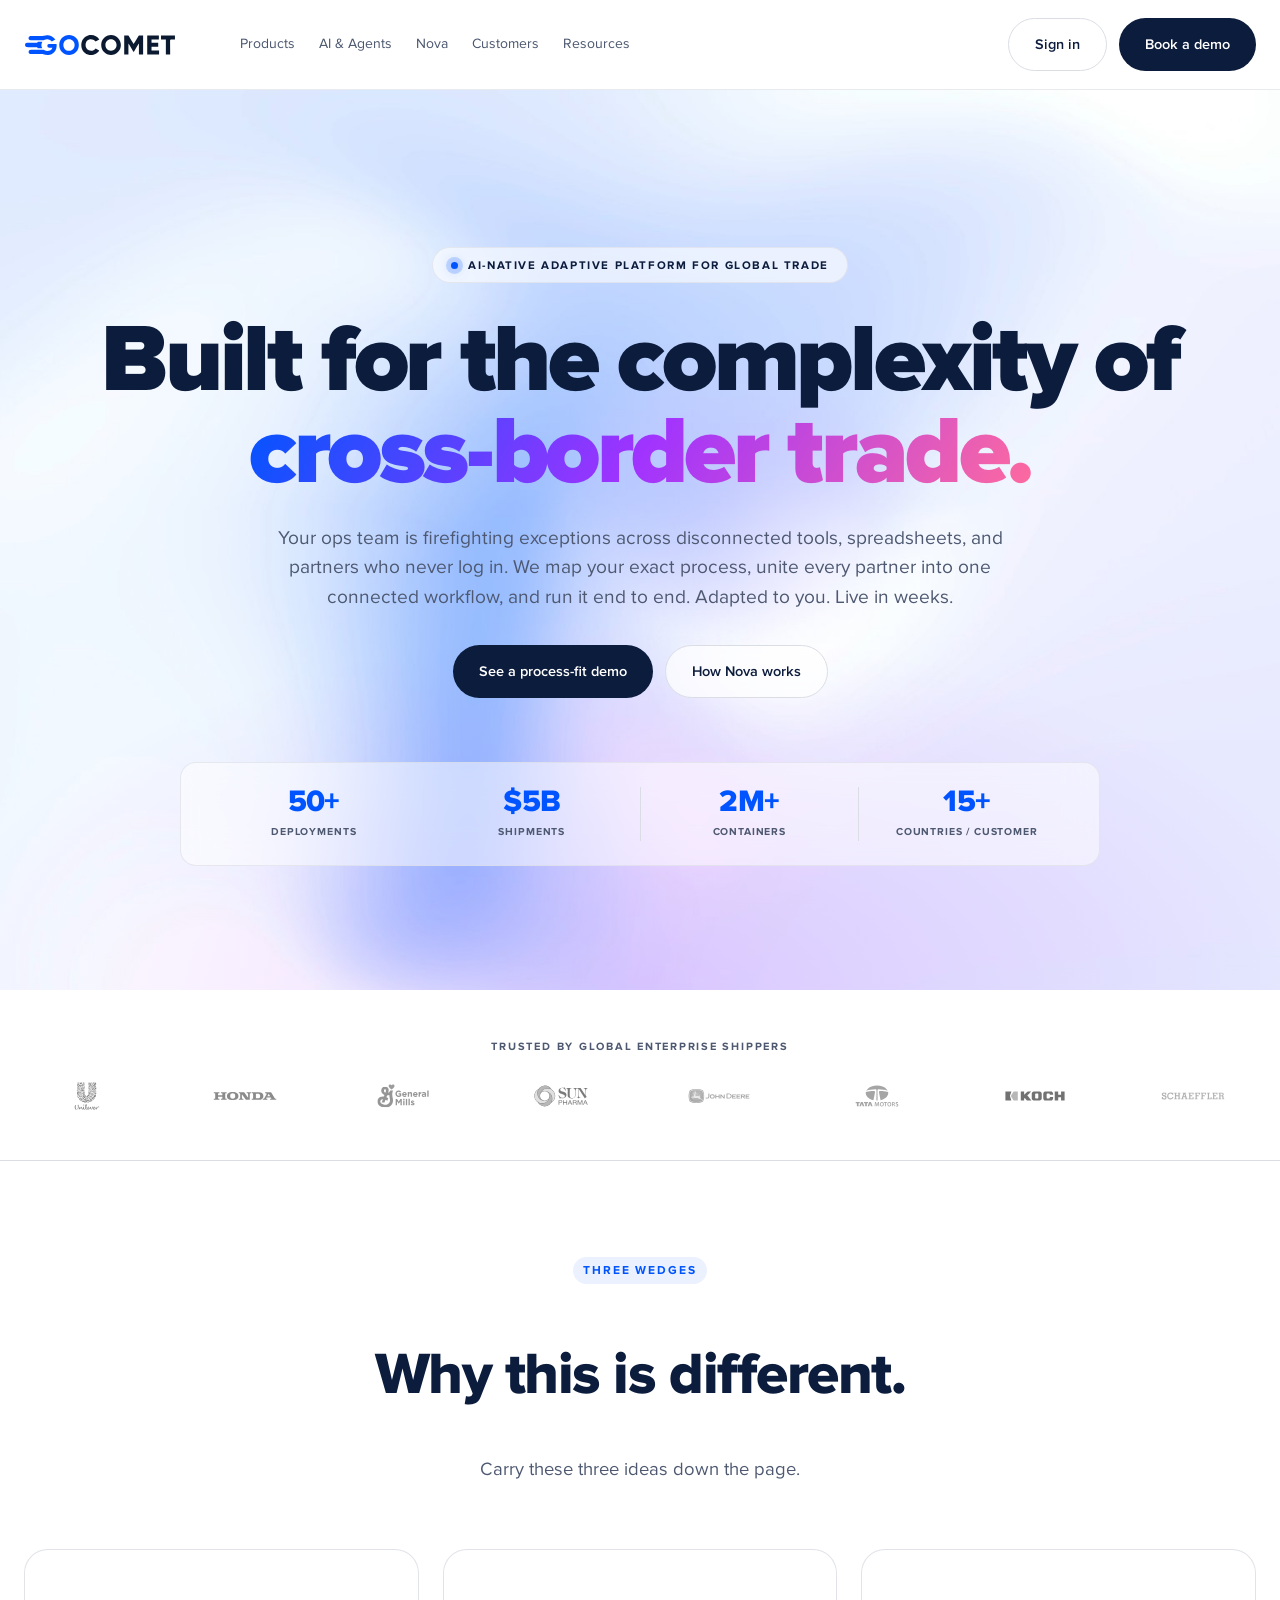
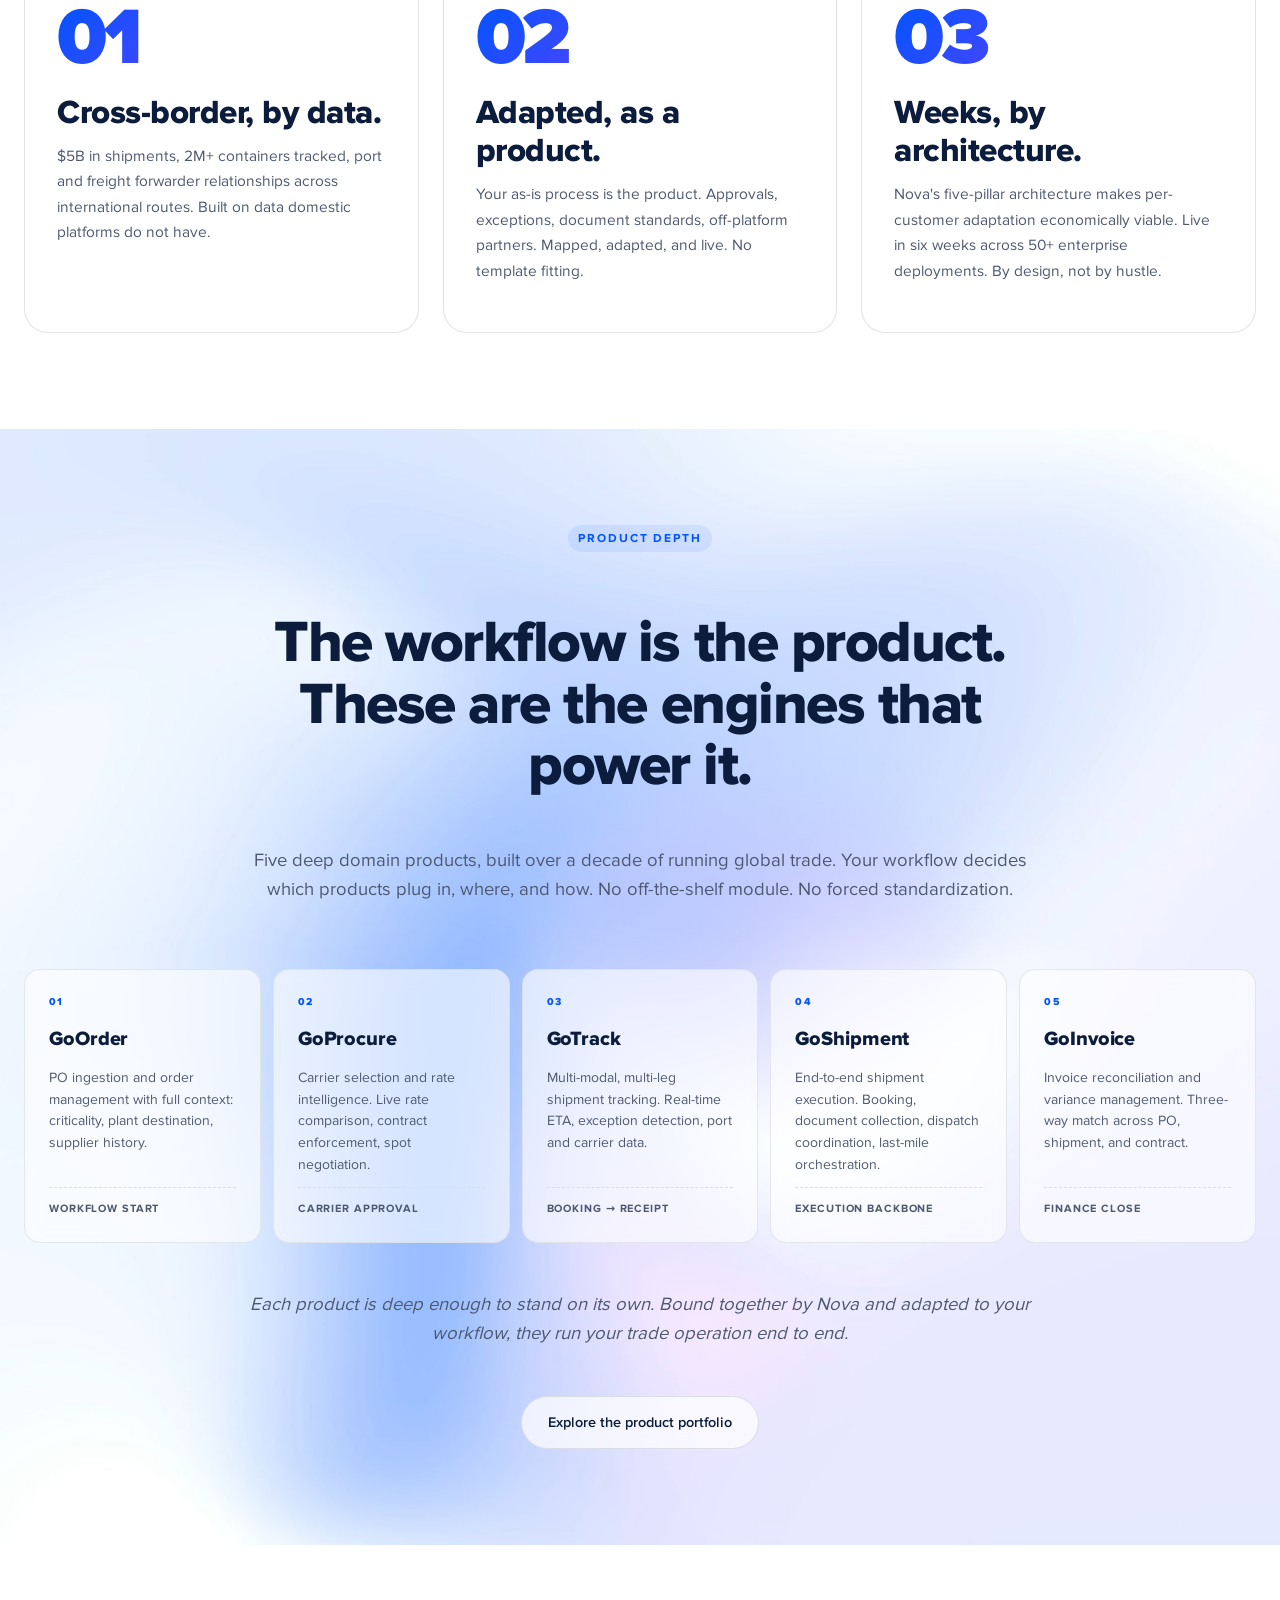
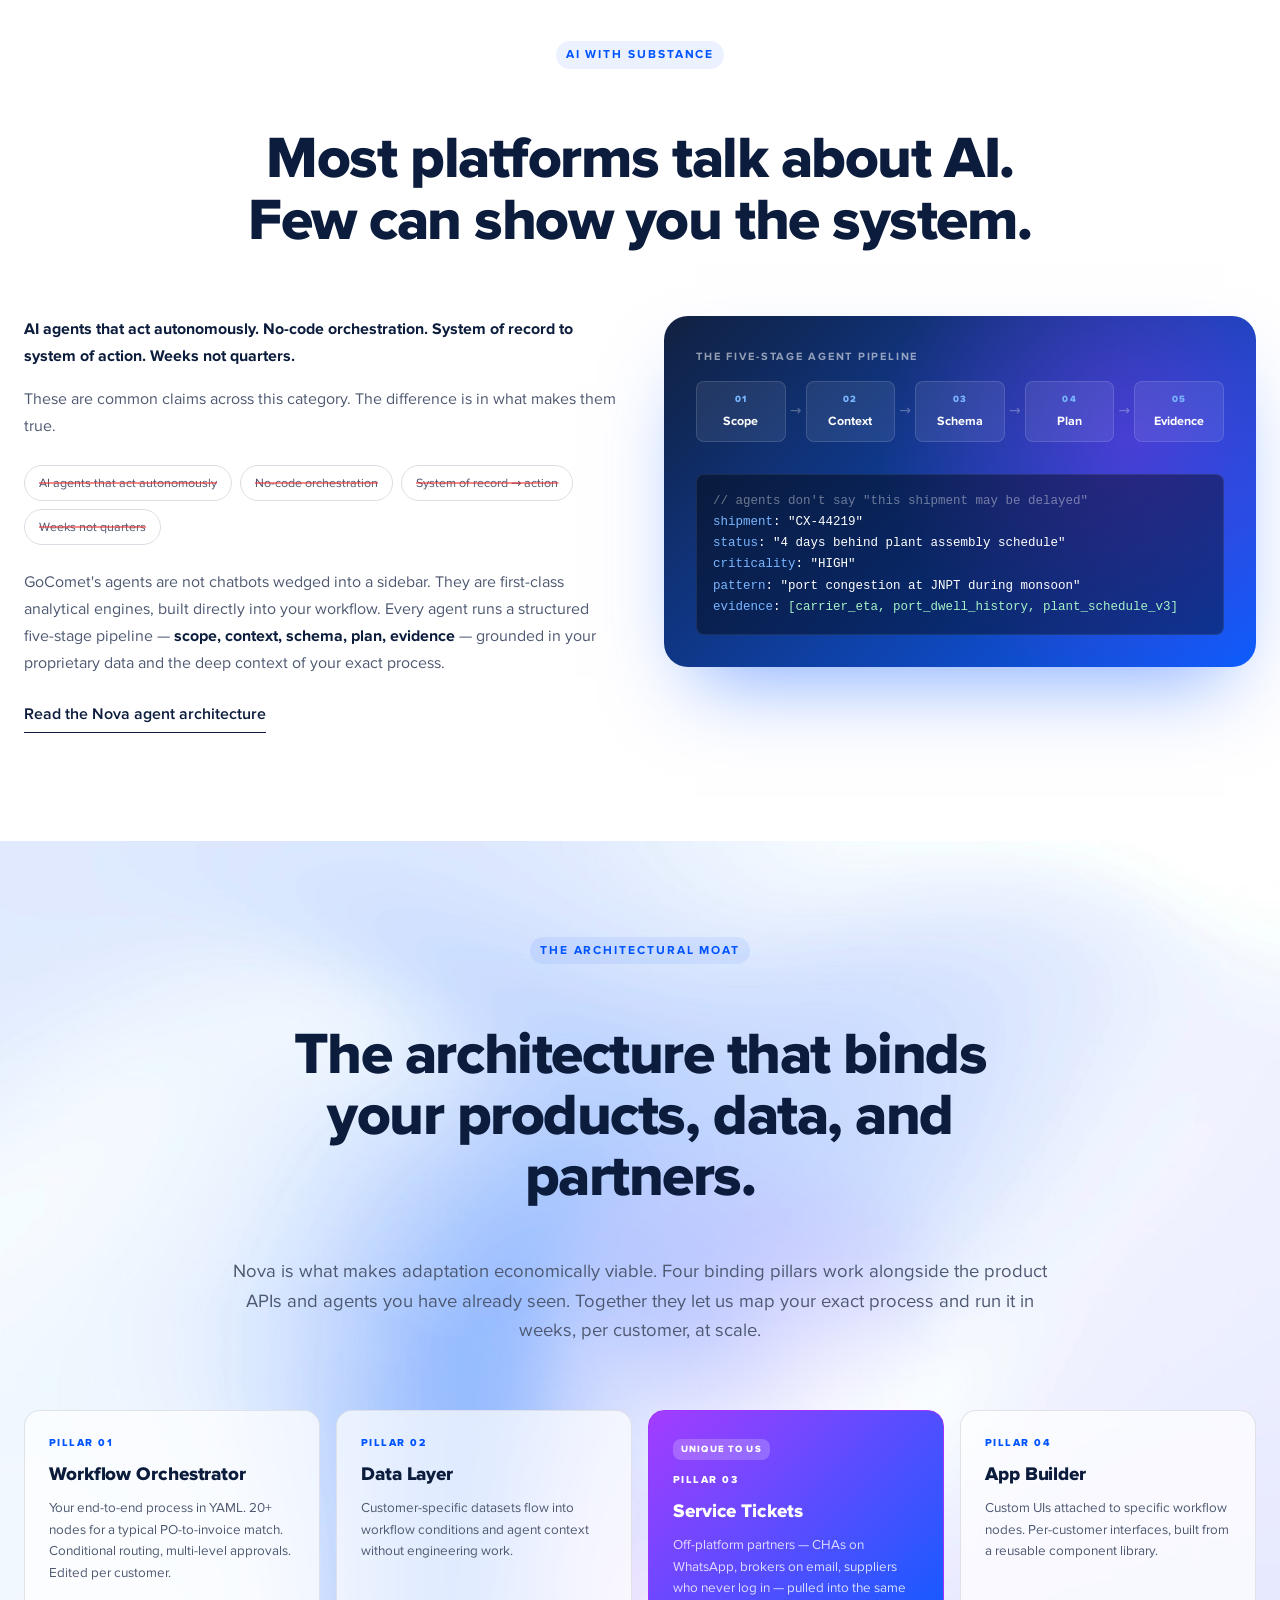
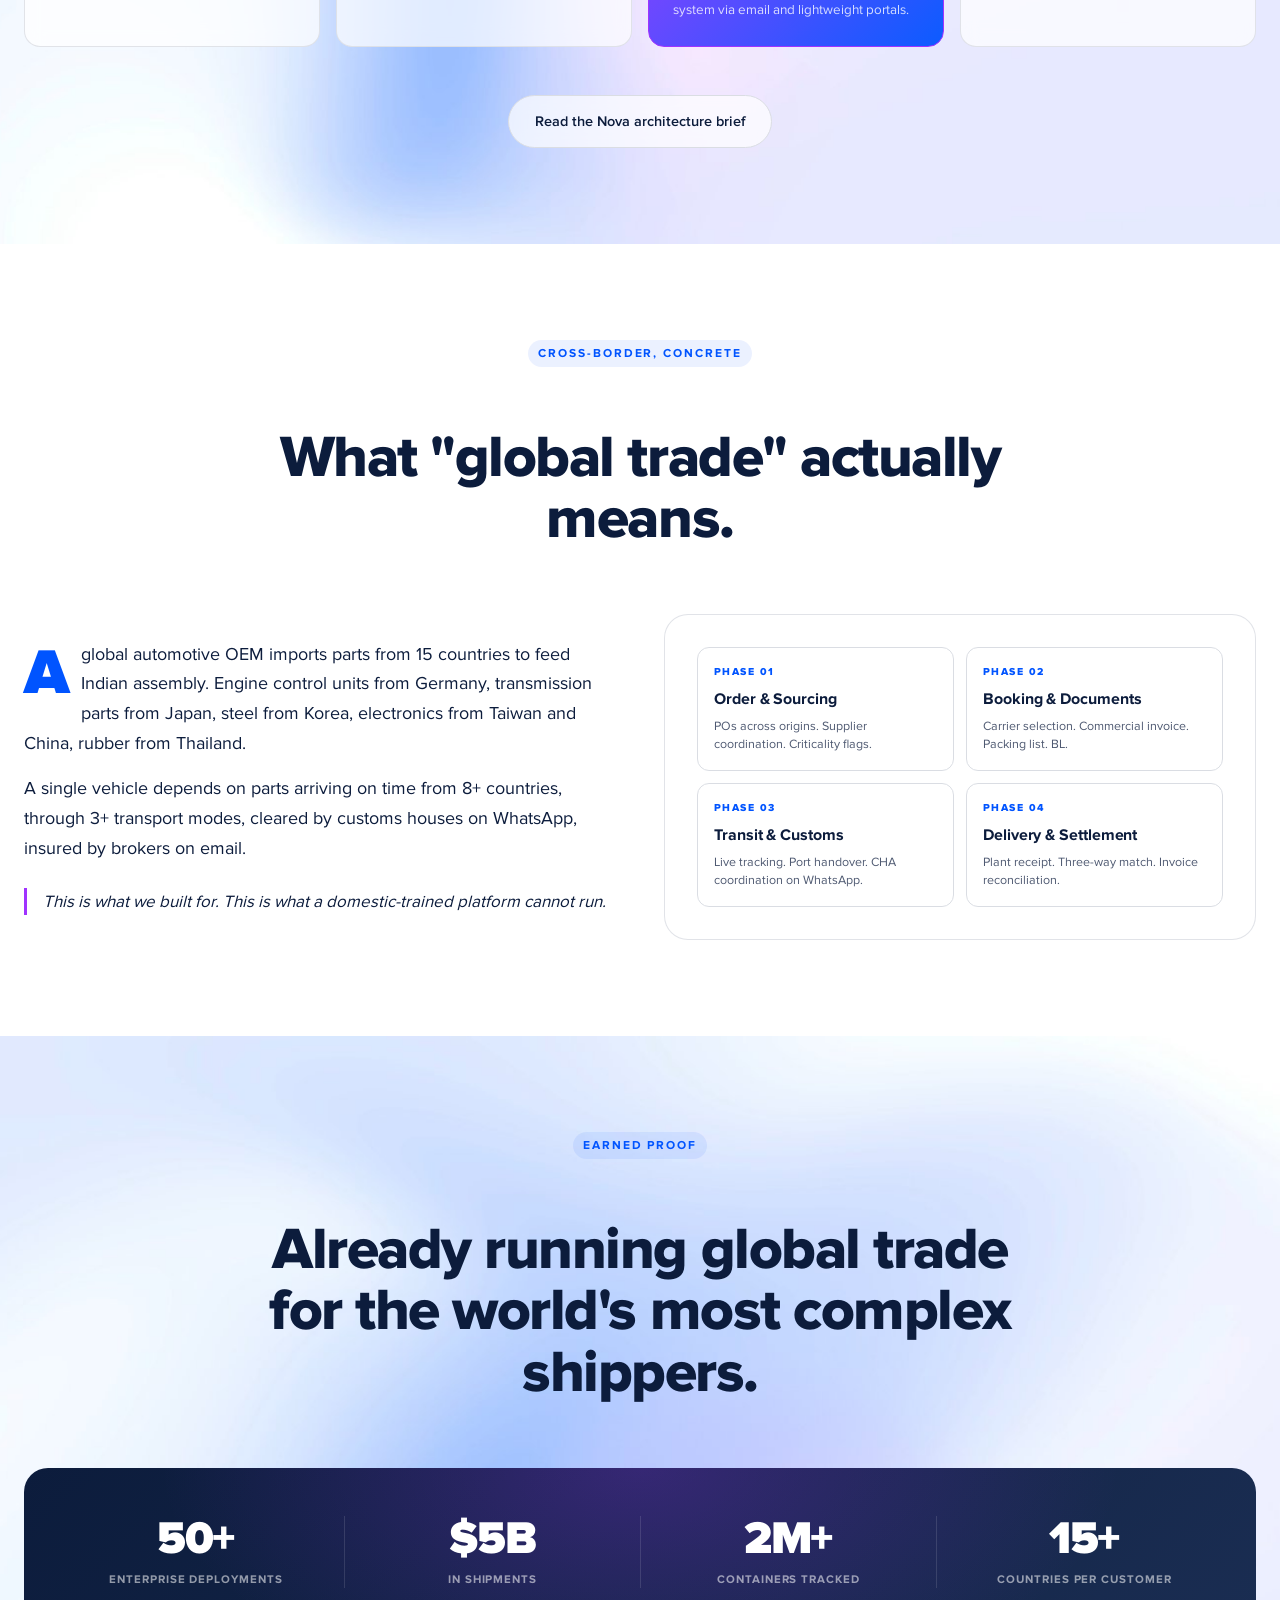
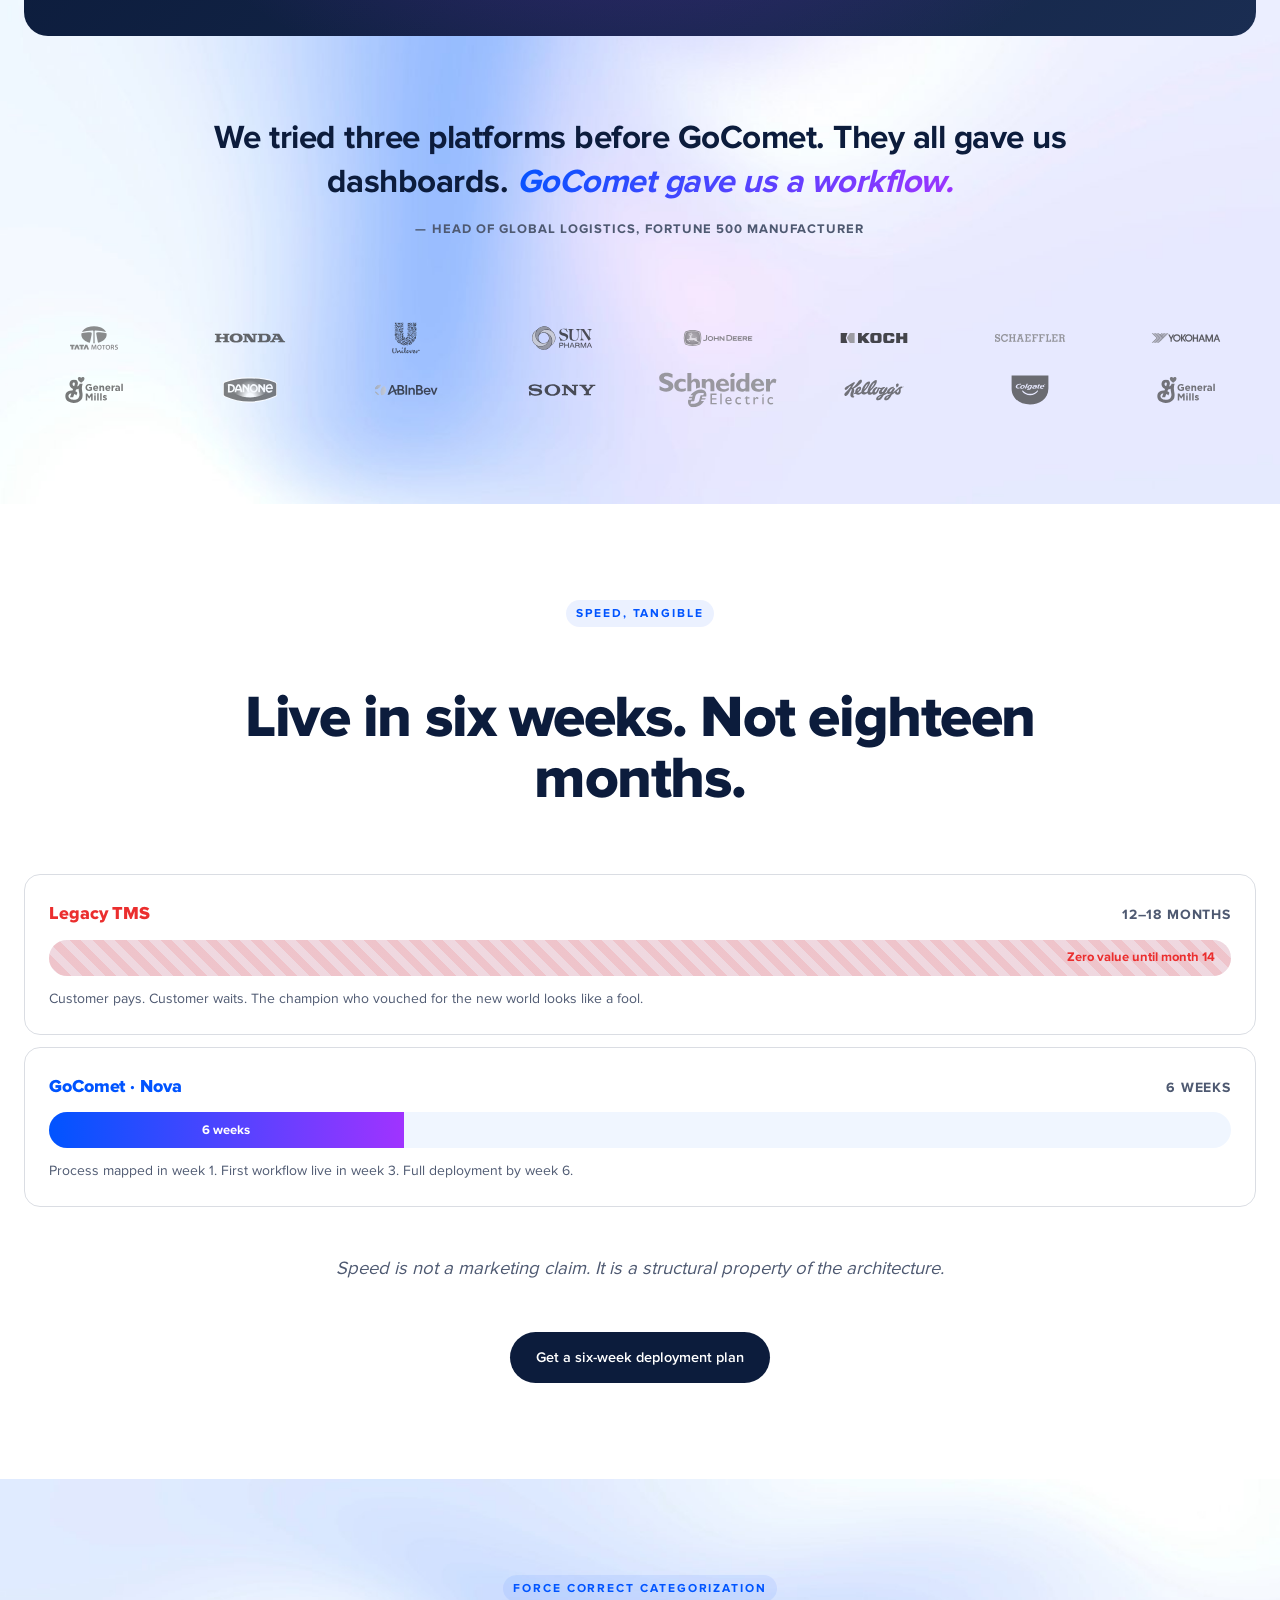
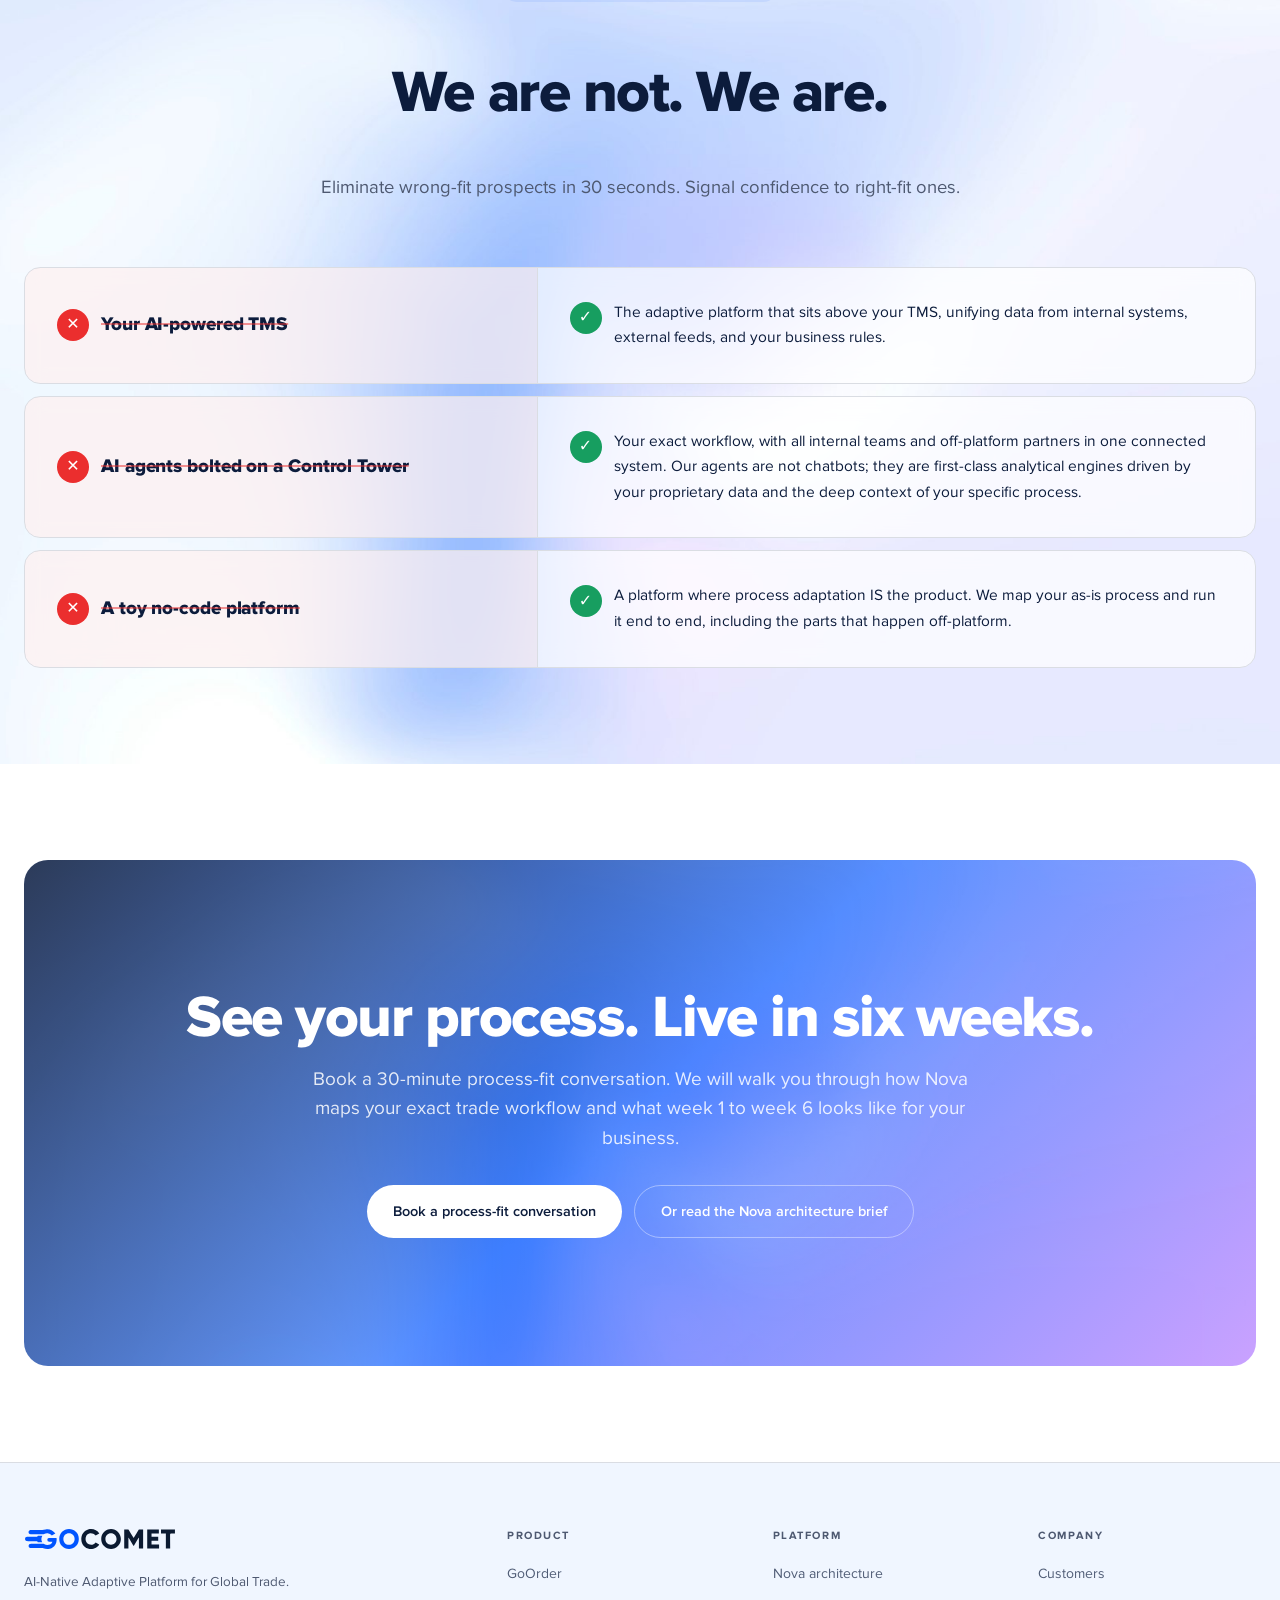
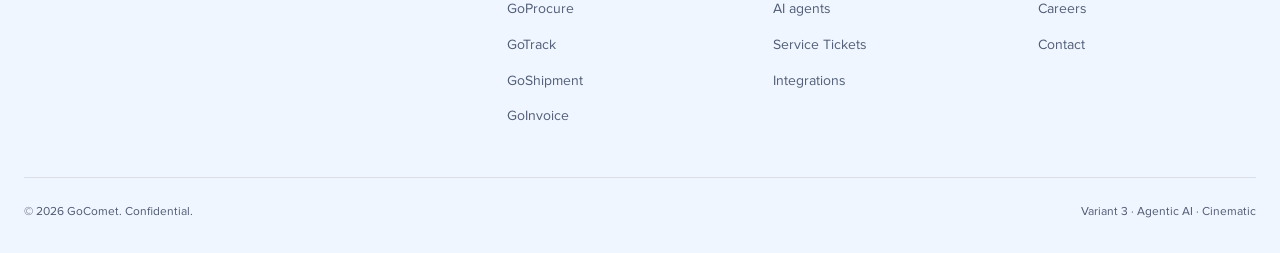
<file: homepage/v3-agentic-cinematic.html>
<!doctype html>
<html lang="en" data-theme="agentic-ai">
<head>
<meta charset="utf-8" />
<meta name="viewport" content="width=device-width, initial-scale=1" />
<title>GoComet — Built for the complexity of cross-border trade.</title>
<style>
  @font-face{font-family:"Proxima Nova";src:url("assets/fonts/ProximaNova-Regular.woff2") format("woff2");font-weight:400;font-style:normal;font-display:swap}
  @font-face{font-family:"Proxima Nova";src:url("assets/fonts/ProximaNova-Semibold.woff2") format("woff2");font-weight:600;font-style:normal;font-display:swap}
  @font-face{font-family:"Proxima Nova";src:url("assets/fonts/ProximaNova-Bold.woff2") format("woff2");font-weight:700;font-style:normal;font-display:swap}
  @font-face{font-family:"Proxima Nova";src:url("assets/fonts/ProximaNova-Extrabold.woff2") format("woff2");font-weight:800;font-style:normal;font-display:swap}
  @font-face{font-family:"Proxima Nova";src:url("assets/fonts/ProximaNova-Black.woff2") format("woff2");font-weight:900;font-style:normal;font-display:swap}

  :root{
    --primary:#0054FF; --primary-hover:#003E9C; --secondary:#3376FF; --accent:#A033FF;
    --success:#179E60; --warning:#F68C00; --danger:#EB2E2E;
    --bg:#FFFFFF; --surface:#F0F6FF; --border:#DADDE3;
    --text:#0C1C3C; --text-muted:#4E5971;

    --space-xs:4px; --space-sm:8px; --space-md:12px; --space-lg:16px; --space-xl:24px;
    --space-2xl:32px; --space-3xl:48px; --space-4xl:64px; --space-5xl:96px; --space-6xl:128px;
    --r-md:8px; --r-lg:12px; --r-xl:16px; --r-2xl:24px; --r-full:9999px;
  }

  *{box-sizing:border-box}
  html,body{margin:0;padding:0}
  body{
    font-family:"Proxima Nova",system-ui,sans-serif;
    background:var(--bg); color:var(--text);
    font-size:16px; line-height:1.6; -webkit-font-smoothing:antialiased;
  }
  a{color:inherit;text-decoration:none}

  .h1{font-size:clamp(48px,7.5vw,112px);font-weight:900;line-height:.96;letter-spacing:-0.035em}
  .h2{font-size:clamp(36px,4.6vw,68px);font-weight:800;line-height:1.04;letter-spacing:-0.025em}
  .h3{font-size:clamp(24px,2.6vw,34px);font-weight:700;line-height:1.15;letter-spacing:-0.015em}

  .container{max-width:1280px;margin:0 auto;padding:0 var(--space-xl)}
  @media (max-width:640px){.container{padding:0 var(--space-lg)}}
  .section{padding:var(--space-5xl) 0;background:var(--bg);position:relative}
  .section-alt{
    background:
      url("assets/bg/agentic-theme-bg.png") center / cover no-repeat,
      var(--surface);
  }
  @media (max-width:640px){.section{padding:var(--space-3xl) 0}}

  /* NAV */
  .nav{position:sticky;top:0;z-index:100;background:rgba(255,255,255,.7);backdrop-filter:blur(20px) saturate(140%);border-bottom:1px solid rgba(218,221,227,.6)}
  .nav-inner{max-width:1280px;margin:0 auto;padding:18px var(--space-xl);display:flex;align-items:center;gap:var(--space-2xl)}
  .nav-brand img{height:24px;width:auto;display:block}
  .nav-links{display:flex;gap:var(--space-xl);margin-left:var(--space-2xl);flex:1}
  .nav-links a{font-size:14px;font-weight:500;color:var(--text);opacity:.75}
  .nav-links a:hover{opacity:1}
  .nav-cta{display:flex;gap:var(--space-md)}
  @media (max-width:840px){.nav-links{display:none}}

  .btn{display:inline-flex;align-items:center;gap:8px;padding:14px 26px;border-radius:var(--r-full);font-weight:600;font-size:14.5px;cursor:pointer;border:0;transition:all .2s;font-family:inherit}
  .btn-primary{background:var(--text);color:#fff}
  .btn-primary:hover{background:#000;transform:translateY(-1px);box-shadow:0 12px 24px -10px rgba(12,28,60,.4)}
  .btn-secondary{background:rgba(255,255,255,.7);color:var(--text);border:1px solid var(--border);backdrop-filter:blur(8px)}
  .btn-secondary:hover{background:#fff}
  .btn-ghost{background:transparent;color:var(--text);padding:8px 0;font-weight:600;border-bottom:1px solid var(--text)}

  /* ---------- HERO — cinematic ---------- */
  .hero{
    min-height:100vh;
    padding:var(--space-6xl) 0 var(--space-5xl);
    background:
      url("assets/bg/agentic-theme-bg.png") center / cover no-repeat,
      var(--surface);
    position:relative;
    display:flex;
    align-items:center;
    overflow:hidden;
  }
  .hero::before{
    content:"";position:absolute;inset:0;
    background:radial-gradient(1200px 600px at 50% 100%,rgba(160,51,255,.18),transparent 60%);
    pointer-events:none;
  }
  .hero-inner{position:relative;text-align:center;width:100%}
  .hero-eyebrow{
    display:inline-flex;align-items:center;gap:10px;
    padding:8px 18px;background:rgba(255,255,255,.6);
    border:1px solid rgba(218,221,227,.6);backdrop-filter:blur(12px);
    border-radius:var(--r-full);font-size:11.5px;font-weight:700;
    color:var(--text);letter-spacing:.14em;text-transform:uppercase;
  }
  .hero-eyebrow .dot{width:7px;height:7px;border-radius:50%;background:var(--primary);box-shadow:0 0 0 5px rgba(0,84,255,.18),0 0 12px rgba(0,84,255,.6)}
  .hero h1{margin:var(--space-2xl) auto var(--space-xl);max-width:1100px}
  .hero h1 .grad{
    background:linear-gradient(120deg,var(--primary) 0%,var(--accent) 50%,#FF6B9D 100%);
    -webkit-background-clip:text;background-clip:text;color:transparent;
    display:inline-block;
  }
  .hero-sub{
    font-size:clamp(17px,1.5vw,21px);line-height:1.55;color:var(--text-muted);
    max-width:780px;margin:0 auto var(--space-2xl);
  }
  .hero-ctas{display:flex;gap:var(--space-md);justify-content:center;flex-wrap:wrap;margin-bottom:var(--space-4xl)}

  /* sub-stats under hero */
  .hero-substats{
    display:grid;grid-template-columns:repeat(4,1fr);gap:0;
    max-width:920px;margin:0 auto;
    background:rgba(255,255,255,.5);backdrop-filter:blur(16px);
    border:1px solid rgba(218,221,227,.6);
    border-radius:var(--r-xl);padding:var(--space-xl);
  }
  .hero-substat{text-align:center;padding:0 var(--space-md);border-left:1px solid var(--border)}
  .hero-substat:first-child{border-left:0}
  .hero-substat .num{font-size:clamp(22px,2.4vw,32px);font-weight:800;line-height:1;color:var(--primary);letter-spacing:-0.02em}
  .hero-substat .lbl{font-size:10.5px;color:var(--text-muted);margin-top:6px;letter-spacing:.08em;text-transform:uppercase;font-weight:700}
  @media (max-width:768px){.hero-substats{grid-template-columns:repeat(2,1fr);gap:var(--space-md)}.hero-substat{border-left:0}}

  /* ---------- PROOF BAR ---------- */
  .proof-bar{padding:var(--space-3xl) 0;background:var(--bg);border-bottom:1px solid var(--border)}
  .logo-caption{text-align:center;font-size:11px;letter-spacing:.16em;text-transform:uppercase;color:var(--text-muted);font-weight:700;margin-bottom:var(--space-xl);display:block}
  .logo-grid{display:grid;grid-template-columns:repeat(8,1fr);gap:var(--space-2xl);align-items:center;opacity:.55;filter:grayscale(1)}
  .logo-grid img{max-width:100%;max-height:32px;justify-self:center;object-fit:contain}
  @media (max-width:960px){.logo-grid{grid-template-columns:repeat(4,1fr);gap:var(--space-lg)}}

  /* ---------- SECTION HEADER ---------- */
  .section-header{max-width:820px;margin:0 auto var(--space-4xl);text-align:center}
  .section-header.left{margin-left:0;margin-right:0;text-align:left}
  .eyebrow-text{
    display:inline-block;color:var(--primary);font-weight:700;font-size:12px;
    letter-spacing:.16em;text-transform:uppercase;margin-bottom:var(--space-md);
    padding:4px 10px;background:rgba(0,84,255,.08);border-radius:var(--r-full);
  }
  .lede{font-size:18.5px;color:var(--text-muted);margin-top:var(--space-lg);line-height:1.6}

  /* ---------- DIFFERENCE STRIP ---------- */
  .diff-grid{display:grid;grid-template-columns:repeat(3,1fr);gap:var(--space-xl)}
  @media (max-width:960px){.diff-grid{grid-template-columns:1fr}}
  .diff-card{
    background:rgba(255,255,255,.7);backdrop-filter:blur(12px);
    border:1px solid rgba(218,221,227,.8);
    border-radius:var(--r-2xl);padding:var(--space-3xl) var(--space-2xl);
    position:relative;overflow:hidden;
    transition:all .25s;
  }
  .diff-card::before{
    content:"";position:absolute;inset:0;
    background:radial-gradient(400px 200px at 100% 0%,rgba(160,51,255,.08),transparent 60%);
    pointer-events:none;opacity:0;transition:opacity .25s;
  }
  .diff-card:hover{transform:translateY(-6px);border-color:var(--primary);box-shadow:0 30px 60px -30px rgba(0,84,255,.3)}
  .diff-card:hover::before{opacity:1}
  .diff-num{
    font-size:80px;font-weight:900;line-height:1;
    background:linear-gradient(135deg,var(--primary),var(--accent));
    -webkit-background-clip:text;background-clip:text;color:transparent;
    letter-spacing:-0.04em;margin-bottom:var(--space-lg);
  }
  .diff-card h3{margin:0 0 var(--space-md);font-weight:800}
  .diff-card p{margin:0;color:var(--text-muted);font-size:15.5px;line-height:1.65}

  /* ---------- PRODUCTS ---------- */
  .product-grid{display:grid;grid-template-columns:repeat(5,1fr);gap:var(--space-md);margin-top:var(--space-3xl)}
  @media (max-width:1100px){.product-grid{grid-template-columns:repeat(2,1fr)}}
  @media (max-width:520px){.product-grid{grid-template-columns:1fr}}
  .product-card{
    background:rgba(255,255,255,.6);backdrop-filter:blur(8px);
    border:1px solid rgba(218,221,227,.7);
    border-radius:var(--r-xl);padding:var(--space-xl);
    display:flex;flex-direction:column;gap:var(--space-md);
    transition:all .25s;position:relative;overflow:hidden;
  }
  .product-card:hover{
    transform:translateY(-5px);border-color:var(--primary);
    background:rgba(255,255,255,.85);
    box-shadow:0 20px 40px -22px rgba(0,84,255,.25);
  }
  .product-card .pn-num{
    font-size:10.5px;font-weight:800;letter-spacing:.14em;
    color:var(--primary);
  }
  .product-card .pname{font-weight:800;font-size:20px;letter-spacing:-0.005em}
  .product-card .pcap{font-size:14px;color:var(--text-muted);line-height:1.55;flex:1}
  .product-card .pplug{
    font-size:11px;font-weight:700;color:var(--text-muted);
    letter-spacing:.08em;text-transform:uppercase;
    padding-top:var(--space-md);border-top:1px dashed var(--border);
  }
  .closing-line{
    font-style:italic;font-size:18.5px;color:var(--text-muted);text-align:center;
    max-width:820px;margin:var(--space-3xl) auto 0;line-height:1.55;
  }

  /* ---------- AI & AGENTS — hero section ---------- */
  .ai-hero{
    text-align:center;margin-bottom:var(--space-3xl);
  }
  .ai-grid{display:grid;grid-template-columns:1fr 1fr;gap:var(--space-3xl);align-items:start}
  @media (max-width:960px){.ai-grid{grid-template-columns:1fr}}

  .buzzlist{display:flex;flex-wrap:wrap;gap:8px;margin:var(--space-xl) 0}
  .buzzword{
    display:inline-block;padding:7px 14px;background:rgba(255,255,255,.6);
    backdrop-filter:blur(8px);border:1px solid var(--border);
    border-radius:var(--r-full);font-size:12.5px;color:var(--text-muted);
    text-decoration:line-through;text-decoration-color:rgba(235,46,46,.55);text-decoration-thickness:2px;
  }
  .ai-left p{font-size:16px;line-height:1.7;color:var(--text-muted);margin:0 0 var(--space-lg)}
  .ai-left p strong{color:var(--text);font-weight:700}

  .pipeline-card{
    background:linear-gradient(135deg,rgba(12,28,60,.98) 0%,rgba(0,84,255,.95) 100%);
    color:#fff;border-radius:var(--r-2xl);padding:var(--space-2xl);
    position:relative;overflow:hidden;
    box-shadow:0 40px 80px -30px rgba(0,84,255,.5);
  }
  .pipeline-card::before{
    content:"";position:absolute;top:-50%;right:-30%;width:600px;height:600px;
    background:radial-gradient(circle,rgba(160,51,255,.4),transparent 60%);
    pointer-events:none;
  }
  .pipeline-card > *{position:relative}
  .pipeline-title{font-size:11px;letter-spacing:.16em;text-transform:uppercase;color:rgba(255,255,255,.55);font-weight:700;margin-bottom:var(--space-lg)}
  .pipeline-stages{display:flex;align-items:center;gap:4px;margin-bottom:var(--space-xl);overflow-x:auto;padding-bottom:8px}
  .pipe-stage{
    flex:1;min-width:80px;background:rgba(255,255,255,.08);
    border:1px solid rgba(255,255,255,.12);
    border-radius:var(--r-md);padding:10px 6px;text-align:center;
  }
  .pipe-arrow{color:rgba(255,255,255,.3);font-size:14px;flex:0 0 auto}
  .pipe-stage .n{font-size:9.5px;color:#7AB6FF;font-weight:800;letter-spacing:.14em}
  .pipe-stage .s{font-size:12.5px;font-weight:700;margin-top:3px;color:#fff}
  .agent-out{
    font-family:"SF Mono",Monaco,monospace;font-size:12.5px;line-height:1.7;
    background:rgba(0,0,0,.4);padding:var(--space-lg);
    border-radius:var(--r-md);border:1px solid rgba(255,255,255,.08);
  }
  .agent-out .k{color:#7AB6FF}
  .agent-out .v{color:#fff}
  .agent-out .e{color:#A6F1C7}
  .agent-out .c{color:rgba(255,255,255,.4)}

  /* ---------- NOVA ---------- */
  .nova-grid{display:grid;grid-template-columns:repeat(4,1fr);gap:var(--space-lg)}
  @media (max-width:1000px){.nova-grid{grid-template-columns:repeat(2,1fr)}}
  @media (max-width:520px){.nova-grid{grid-template-columns:1fr}}
  .nova-pillar{
    background:rgba(255,255,255,.7);backdrop-filter:blur(10px);
    border:1px solid rgba(218,221,227,.8);
    border-radius:var(--r-xl);padding:var(--space-xl);
    transition:all .25s;position:relative;
  }
  .nova-pillar:hover{transform:translateY(-4px);box-shadow:0 20px 40px -25px rgba(12,28,60,.2)}
  .nova-pillar.featured{
    background:linear-gradient(135deg,rgba(160,51,255,.95),rgba(0,84,255,.95));
    border-color:var(--accent);color:#fff;
  }
  .nova-pillar.featured p{color:rgba(255,255,255,.8)}
  .nova-pillar .unique{
    display:inline-block;font-size:9.5px;font-weight:800;
    background:rgba(255,255,255,.2);color:#fff;padding:3px 8px;
    border-radius:var(--r-md);letter-spacing:.12em;text-transform:uppercase;margin-bottom:var(--space-md);
  }
  .nova-pillar .nova-num{font-size:10.5px;font-weight:800;letter-spacing:.14em;color:var(--primary);margin-bottom:var(--space-sm)}
  .nova-pillar.featured .nova-num{color:#fff}
  .nova-pillar h4{margin:0 0 var(--space-sm);font-size:19px;font-weight:800;letter-spacing:-0.005em}
  .nova-pillar p{margin:0;font-size:13.5px;color:var(--text-muted);line-height:1.6}

  /* ---------- CROSS-BORDER ---------- */
  .cb-grid{display:grid;grid-template-columns:1fr 1fr;gap:var(--space-3xl);align-items:center}
  @media (max-width:960px){.cb-grid{grid-template-columns:1fr}}
  .cb-text p{font-size:18px;line-height:1.65;margin:0 0 var(--space-lg)}
  .cb-text p:first-of-type::first-letter{
    font-size:64px;font-weight:900;float:left;line-height:.85;
    color:var(--primary);padding:6px 12px 0 0;
  }
  .cb-text .pull{
    font-style:italic;color:var(--text);font-size:17px;
    border-left:3px solid var(--accent);padding-left:var(--space-lg);
    margin-top:var(--space-xl);font-weight:500;
  }
  .cb-visual{
    background:rgba(255,255,255,.6);backdrop-filter:blur(12px);
    border:1px solid rgba(218,221,227,.8);
    border-radius:var(--r-2xl);padding:var(--space-2xl);
  }
  .cb-phases{display:grid;grid-template-columns:1fr 1fr;gap:var(--space-md)}
  .cb-phase{
    padding:var(--space-lg);background:rgba(255,255,255,.7);
    border:1px solid var(--border);border-radius:var(--r-lg);
  }
  .cb-phase .pn{font-size:10.5px;color:var(--primary);font-weight:800;letter-spacing:.14em}
  .cb-phase .pt{font-size:16px;font-weight:700;margin:6px 0 4px;letter-spacing:-0.005em}
  .cb-phase .pd{font-size:12.5px;color:var(--text-muted);line-height:1.5}

  /* ---------- PROOF ---------- */
  .proof-numbers{
    display:grid;grid-template-columns:repeat(4,1fr);gap:0;
    background:linear-gradient(135deg,var(--text) 0%,#1a2d52 100%);
    color:#fff;border-radius:var(--r-2xl);
    padding:var(--space-3xl) var(--space-xl);margin:var(--space-3xl) 0;
    position:relative;overflow:hidden;
  }
  .proof-numbers::before{
    content:"";position:absolute;inset:0;
    background:radial-gradient(800px 400px at 50% 0%,rgba(160,51,255,.25),transparent 60%);
  }
  .proof-numbers > div{position:relative;text-align:center;padding:0 var(--space-md);border-left:1px solid rgba(255,255,255,.12)}
  .proof-numbers > div:first-child{border-left:0}
  .proof-numbers .num{font-size:clamp(34px,3.6vw,52px);font-weight:900;color:#fff;line-height:1;letter-spacing:-0.025em}
  .proof-numbers .lbl{font-size:11.5px;color:rgba(255,255,255,.55);margin-top:8px;letter-spacing:.08em;text-transform:uppercase;font-weight:700}
  @media (max-width:768px){.proof-numbers{grid-template-columns:repeat(2,1fr);gap:var(--space-lg)}.proof-numbers > div{border-left:0}}

  .quote-block{
    max-width:920px;margin:var(--space-3xl) auto 0;text-align:center;padding:var(--space-2xl);
    position:relative;
  }
  .quote-text{
    font-size:clamp(24px,2.6vw,36px);font-weight:700;line-height:1.3;letter-spacing:-0.015em;margin:0;
  }
  .quote-text .accent-q{
    background:linear-gradient(135deg,var(--primary),var(--accent));
    -webkit-background-clip:text;background-clip:text;color:transparent;
    font-style:italic;
  }
  .quote-attribution{margin-top:var(--space-lg);font-size:13px;color:var(--text-muted);letter-spacing:.08em;text-transform:uppercase;font-weight:700}

  .logo-wall{margin-top:var(--space-3xl);display:grid;grid-template-columns:repeat(8,1fr);gap:var(--space-lg);align-items:center;opacity:.7}
  .logo-wall img{max-width:100%;max-height:36px;justify-self:center;object-fit:contain;filter:grayscale(1)}
  @media (max-width:960px){.logo-wall{grid-template-columns:repeat(4,1fr)}}

  /* ---------- SPEED ---------- */
  .speed-compare{margin-top:var(--space-3xl)}
  .speed-row{
    background:rgba(255,255,255,.6);backdrop-filter:blur(10px);
    border:1px solid var(--border);border-radius:var(--r-xl);
    padding:var(--space-xl);margin-bottom:var(--space-md);
  }
  .speed-head{display:flex;justify-content:space-between;align-items:baseline;margin-bottom:var(--space-md)}
  .speed-label{font-size:18px;font-weight:800;letter-spacing:-0.005em}
  .speed-label.legacy{color:var(--danger)}
  .speed-label.us{color:var(--primary)}
  .speed-time{font-size:14px;font-weight:700;color:var(--text-muted);letter-spacing:.06em;text-transform:uppercase}
  .speed-track{position:relative;height:36px;background:var(--surface);border-radius:var(--r-full);overflow:hidden}
  .speed-bar{position:absolute;top:0;bottom:0;left:0;display:flex;align-items:center;padding:0 var(--space-lg);font-weight:700;font-size:13px}
  .speed-bar.legacy{width:100%;background:repeating-linear-gradient(45deg,rgba(235,46,46,.15),rgba(235,46,46,.15) 8px,rgba(235,46,46,.25) 8px,rgba(235,46,46,.25) 16px);color:var(--danger);justify-content:flex-end}
  .speed-bar.us{width:30%;background:linear-gradient(90deg,var(--primary),var(--accent));color:#fff;justify-content:center}
  .speed-row p{margin:var(--space-md) 0 0;font-size:14px;color:var(--text-muted);line-height:1.55}

  /* ---------- NOT/ARE ---------- */
  .notare-stack{display:flex;flex-direction:column;gap:var(--space-md);margin-top:var(--space-2xl)}
  .notare-row{
    display:grid;grid-template-columns:1fr 1.4fr;gap:0;align-items:stretch;
    background:rgba(255,255,255,.7);backdrop-filter:blur(10px);
    border:1px solid var(--border);border-radius:var(--r-xl);overflow:hidden;
  }
  @media (max-width:768px){.notare-row{grid-template-columns:1fr}}
  .notare-not,.notare-are{padding:var(--space-2xl)}
  .notare-not{
    background:rgba(235,46,46,.05);
    display:flex;align-items:center;gap:var(--space-md);
    border-right:1px solid var(--border);
  }
  .notare-not::before{
    content:"✕";flex:0 0 32px;height:32px;background:var(--danger);color:#fff;
    border-radius:50%;display:inline-flex;align-items:center;justify-content:center;font-weight:800;
  }
  .notare-not span{font-size:19px;font-weight:800;text-decoration:line-through;text-decoration-color:rgba(235,46,46,.5);text-decoration-thickness:2px;letter-spacing:-0.005em}
  .notare-are{
    display:flex;align-items:flex-start;gap:var(--space-md);
  }
  .notare-are::before{
    content:"✓";flex:0 0 32px;height:32px;background:var(--success);color:#fff;
    border-radius:50%;display:inline-flex;align-items:center;justify-content:center;font-weight:800;margin-top:2px;
  }
  .notare-are p{margin:0;font-size:15.5px;line-height:1.65}

  /* ---------- CTA ---------- */
  .final-cta{
    background:
      url("assets/bg/agentic-theme-bg.png") center / cover no-repeat,
      linear-gradient(135deg,#0C1C3C 0%,#0054FF 60%,#A033FF 130%);
    color:#fff;border-radius:var(--r-2xl);
    padding:var(--space-6xl) var(--space-2xl);text-align:center;
    position:relative;overflow:hidden;
  }
  .final-cta::before{
    content:"";position:absolute;inset:0;
    background:linear-gradient(135deg,rgba(12,28,60,.85),rgba(0,84,255,.6),rgba(160,51,255,.4));
  }
  .final-cta > *{position:relative}
  .final-cta h2{color:#fff;margin:0 0 var(--space-lg)}
  .final-cta-lede{color:rgba(255,255,255,.85);font-size:19px;max-width:700px;margin:0 auto var(--space-2xl);line-height:1.55}
  .final-cta .btn-primary{background:#fff;color:var(--text)}
  .final-cta .btn-primary:hover{background:#F0F6FF}
  .final-cta .btn-secondary{background:transparent;color:#fff;border:1px solid rgba(255,255,255,.4);backdrop-filter:none}
  .final-cta .btn-secondary:hover{border-color:#fff;background:rgba(255,255,255,.08)}
  .final-cta-ctas{display:flex;gap:var(--space-md);justify-content:center;flex-wrap:wrap}

  /* ---------- FOOTER ---------- */
  .footer{background:var(--surface);border-top:1px solid var(--border);padding:var(--space-4xl) 0 var(--space-2xl)}
  .footer-inner{display:grid;grid-template-columns:2fr 1fr 1fr 1fr;gap:var(--space-3xl)}
  .footer h6{font-size:11px;letter-spacing:.14em;text-transform:uppercase;color:var(--text-muted);margin:0 0 var(--space-lg);font-weight:700}
  .footer ul{list-style:none;padding:0;margin:0;display:flex;flex-direction:column;gap:10px}
  .footer ul a{font-size:14px;color:var(--text);opacity:.7}
  .footer ul a:hover{opacity:1}
  .footer-bottom{border-top:1px solid var(--border);margin-top:var(--space-3xl);padding-top:var(--space-xl);display:flex;justify-content:space-between;font-size:12px;color:var(--text-muted)}
  @media (max-width:960px){.footer-inner{grid-template-columns:1fr 1fr}}
  @media (max-width:640px){.footer-inner{grid-template-columns:1fr}}

  .center{text-align:center}
  .mt-3xl{margin-top:var(--space-3xl)}
</style>
</head>
<body>

<nav class="nav">
  <div class="nav-inner">
    <a class="nav-brand" href="#"><img src="assets/gocomet-logo.svg" alt="GoComet" /></a>
    <div class="nav-links">
      <a href="#products">Products</a>
      <a href="#agents">AI & Agents</a>
      <a href="#nova">Nova</a>
      <a href="#proof">Customers</a>
      <a href="#">Resources</a>
    </div>
    <div class="nav-cta">
      <a href="#" class="btn btn-secondary">Sign in</a>
      <a href="#cta" class="btn btn-primary">Book a demo</a>
    </div>
  </div>
</nav>

<!-- FOLD 01 — HERO -->
<header class="hero">
  <div class="container">
    <div class="hero-inner">
      <span class="hero-eyebrow"><span class="dot"></span> AI-Native Adaptive Platform for Global Trade</span>
      <h1 class="h1">Built for the complexity of <span class="grad">cross-border trade.</span></h1>
      <p class="hero-sub">Your ops team is firefighting exceptions across disconnected tools, spreadsheets, and partners who never log in. We map your exact process, unite every partner into one connected workflow, and run it end to end. Adapted to you. Live in weeks.</p>
      <div class="hero-ctas">
        <a href="#cta" class="btn btn-primary">See a process-fit demo</a>
        <a href="#nova" class="btn btn-secondary">How Nova works</a>
      </div>

      <div class="hero-substats">
        <div class="hero-substat"><div class="num">50+</div><div class="lbl">Deployments</div></div>
        <div class="hero-substat"><div class="num">$5B</div><div class="lbl">Shipments</div></div>
        <div class="hero-substat"><div class="num">2M+</div><div class="lbl">Containers</div></div>
        <div class="hero-substat"><div class="num">15+</div><div class="lbl">Countries / customer</div></div>
      </div>
    </div>
  </div>
</header>

<!-- FOLD 02 — PROOF BAR (logos only, stats sit in hero) -->
<section class="proof-bar">
  <div class="container">
    <span class="logo-caption">Trusted by global enterprise shippers</span>
    <div class="logo-grid">
      <img src="assets/logos/unilever.svg" alt="Unilever" />
      <img src="assets/logos/honda.svg" alt="Honda" />
      <img src="assets/logos/general-mills.svg" alt="General Mills" />
      <img src="assets/logos/sun-pharma.svg" alt="Sun Pharma" />
      <img src="assets/logos/john-deere.svg" alt="John Deere" />
      <img src="assets/logos/tata-motors.svg" alt="Tata Motors" />
      <img src="assets/logos/koch.svg" alt="Koch" />
      <img src="assets/logos/schaeffler.svg" alt="Schaeffler" />
    </div>
  </div>
</section>

<!-- FOLD 03 — DIFFERENCE STRIP -->
<section class="section">
  <div class="container">
    <div class="section-header">
      <span class="eyebrow-text">Three wedges</span>
      <h2 class="h2">Why this is different.</h2>
      <p class="lede">Carry these three ideas down the page.</p>
    </div>
    <div class="diff-grid">
      <article class="diff-card">
        <div class="diff-num">01</div>
        <h3 class="h3">Cross-border, by data.</h3>
        <p>$5B in shipments, 2M+ containers tracked, port and freight forwarder relationships across international routes. Built on data domestic platforms do not have.</p>
      </article>
      <article class="diff-card">
        <div class="diff-num">02</div>
        <h3 class="h3">Adapted, as a product.</h3>
        <p>Your as-is process is the product. Approvals, exceptions, document standards, off-platform partners. Mapped, adapted, and live. No template fitting.</p>
      </article>
      <article class="diff-card">
        <div class="diff-num">03</div>
        <h3 class="h3">Weeks, by architecture.</h3>
        <p>Nova's five-pillar architecture makes per-customer adaptation economically viable. Live in six weeks across 50+ enterprise deployments. By design, not by hustle.</p>
      </article>
    </div>
  </div>
</section>

<!-- FOLD 04 — PRODUCTS -->
<section class="section section-alt" id="products">
  <div class="container">
    <div class="section-header">
      <span class="eyebrow-text">Product depth</span>
      <h2 class="h2">The workflow is the product. These are the engines that power it.</h2>
      <p class="lede">Five deep domain products, built over a decade of running global trade. Your workflow decides which products plug in, where, and how. No off-the-shelf module. No forced standardization.</p>
    </div>

    <div class="product-grid">
      <article class="product-card">
        <div class="pn-num">01</div>
        <div class="pname">GoOrder</div>
        <div class="pcap">PO ingestion and order management with full context: criticality, plant destination, supplier history.</div>
        <div class="pplug">Workflow start</div>
      </article>
      <article class="product-card">
        <div class="pn-num">02</div>
        <div class="pname">GoProcure</div>
        <div class="pcap">Carrier selection and rate intelligence. Live rate comparison, contract enforcement, spot negotiation.</div>
        <div class="pplug">Carrier approval</div>
      </article>
      <article class="product-card">
        <div class="pn-num">03</div>
        <div class="pname">GoTrack</div>
        <div class="pcap">Multi-modal, multi-leg shipment tracking. Real-time ETA, exception detection, port and carrier data.</div>
        <div class="pplug">Booking → receipt</div>
      </article>
      <article class="product-card">
        <div class="pn-num">04</div>
        <div class="pname">GoShipment</div>
        <div class="pcap">End-to-end shipment execution. Booking, document collection, dispatch coordination, last-mile orchestration.</div>
        <div class="pplug">Execution backbone</div>
      </article>
      <article class="product-card">
        <div class="pn-num">05</div>
        <div class="pname">GoInvoice</div>
        <div class="pcap">Invoice reconciliation and variance management. Three-way match across PO, shipment, and contract.</div>
        <div class="pplug">Finance close</div>
      </article>
    </div>

    <p class="closing-line">Each product is deep enough to stand on its own. Bound together by Nova and adapted to your workflow, they run your trade operation end to end.</p>

    <div class="center mt-3xl">
      <a href="#" class="btn btn-secondary">Explore the product portfolio</a>
    </div>
  </div>
</section>

<!-- FOLD 05 — AI & AGENTS -->
<section class="section" id="agents">
  <div class="container">
    <div class="section-header">
      <span class="eyebrow-text">AI with substance</span>
      <h2 class="h2">Most platforms talk about AI. Few can show you the system.</h2>
    </div>

    <div class="ai-grid">
      <div class="ai-left">
        <p><strong>AI agents that act autonomously. No-code orchestration. System of record to system of action. Weeks not quarters.</strong></p>
        <p>These are common claims across this category. The difference is in what makes them true.</p>
        <div class="buzzlist">
          <span class="buzzword">AI agents that act autonomously</span>
          <span class="buzzword">No-code orchestration</span>
          <span class="buzzword">System of record → action</span>
          <span class="buzzword">Weeks not quarters</span>
        </div>
        <p>GoComet's agents are not chatbots wedged into a sidebar. They are first-class analytical engines, built directly into your workflow. Every agent runs a structured five-stage pipeline — <strong>scope, context, schema, plan, evidence</strong> — grounded in your proprietary data and the deep context of your exact process.</p>
        <p style="margin-top:var(--space-xl)"><a href="#" class="btn-ghost">Read the Nova agent architecture</a></p>
      </div>

      <div class="pipeline-card">
        <div class="pipeline-title">The five-stage agent pipeline</div>
        <div class="pipeline-stages">
          <div class="pipe-stage"><div class="n">01</div><div class="s">Scope</div></div>
          <span class="pipe-arrow">→</span>
          <div class="pipe-stage"><div class="n">02</div><div class="s">Context</div></div>
          <span class="pipe-arrow">→</span>
          <div class="pipe-stage"><div class="n">03</div><div class="s">Schema</div></div>
          <span class="pipe-arrow">→</span>
          <div class="pipe-stage"><div class="n">04</div><div class="s">Plan</div></div>
          <span class="pipe-arrow">→</span>
          <div class="pipe-stage"><div class="n">05</div><div class="s">Evidence</div></div>
        </div>
        <div class="agent-out">
<span class="c">// agents don't say "this shipment may be delayed"</span><br>
<span class="k">shipment</span>: <span class="v">"CX-44219"</span><br>
<span class="k">status</span>: <span class="v">"4 days behind plant assembly schedule"</span><br>
<span class="k">criticality</span>: <span class="v">"HIGH"</span><br>
<span class="k">pattern</span>: <span class="v">"port congestion at JNPT during monsoon"</span><br>
<span class="k">evidence</span>: <span class="e">[carrier_eta, port_dwell_history, plant_schedule_v3]</span>
        </div>
      </div>
    </div>
  </div>
</section>

<!-- FOLD 06 — NOVA -->
<section class="section section-alt" id="nova">
  <div class="container">
    <div class="section-header">
      <span class="eyebrow-text">The architectural moat</span>
      <h2 class="h2">The architecture that binds your products, data, and partners.</h2>
      <p class="lede">Nova is what makes adaptation economically viable. Four binding pillars work alongside the product APIs and agents you have already seen. Together they let us map your exact process and run it in weeks, per customer, at scale.</p>
    </div>

    <div class="nova-grid">
      <div class="nova-pillar">
        <div class="nova-num">PILLAR 01</div>
        <h4>Workflow Orchestrator</h4>
        <p>Your end-to-end process in YAML. 20+ nodes for a typical PO-to-invoice match. Conditional routing, multi-level approvals. Edited per customer.</p>
      </div>
      <div class="nova-pillar">
        <div class="nova-num">PILLAR 02</div>
        <h4>Data Layer</h4>
        <p>Customer-specific datasets flow into workflow conditions and agent context without engineering work.</p>
      </div>
      <div class="nova-pillar featured">
        <div class="unique">Unique to us</div>
        <div class="nova-num">PILLAR 03</div>
        <h4>Service Tickets</h4>
        <p>Off-platform partners — CHAs on WhatsApp, brokers on email, suppliers who never log in — pulled into the same system via email and lightweight portals.</p>
      </div>
      <div class="nova-pillar">
        <div class="nova-num">PILLAR 04</div>
        <h4>App Builder</h4>
        <p>Custom UIs attached to specific workflow nodes. Per-customer interfaces, built from a reusable component library.</p>
      </div>
    </div>

    <div class="center mt-3xl">
      <a href="#" class="btn btn-secondary">Read the Nova architecture brief</a>
    </div>
  </div>
</section>

<!-- FOLD 07 — CROSS-BORDER STORY -->
<section class="section">
  <div class="container">
    <div class="section-header">
      <span class="eyebrow-text">Cross-border, concrete</span>
      <h2 class="h2">What "global trade" actually means.</h2>
    </div>

    <div class="cb-grid">
      <div class="cb-text">
        <p>A global automotive OEM imports parts from 15 countries to feed Indian assembly. Engine control units from Germany, transmission parts from Japan, steel from Korea, electronics from Taiwan and China, rubber from Thailand.</p>
        <p>A single vehicle depends on parts arriving on time from 8+ countries, through 3+ transport modes, cleared by customs houses on WhatsApp, insured by brokers on email.</p>
        <div class="pull">This is what we built for. This is what a domestic-trained platform cannot run.</div>
      </div>
      <div class="cb-visual">
        <div class="cb-phases">
          <div class="cb-phase"><div class="pn">PHASE 01</div><div class="pt">Order & Sourcing</div><div class="pd">POs across origins. Supplier coordination. Criticality flags.</div></div>
          <div class="cb-phase"><div class="pn">PHASE 02</div><div class="pt">Booking & Documents</div><div class="pd">Carrier selection. Commercial invoice. Packing list. BL.</div></div>
          <div class="cb-phase"><div class="pn">PHASE 03</div><div class="pt">Transit & Customs</div><div class="pd">Live tracking. Port handover. CHA coordination on WhatsApp.</div></div>
          <div class="cb-phase"><div class="pn">PHASE 04</div><div class="pt">Delivery & Settlement</div><div class="pd">Plant receipt. Three-way match. Invoice reconciliation.</div></div>
        </div>
      </div>
    </div>
  </div>
</section>

<!-- FOLD 08 — PROOF -->
<section class="section section-alt" id="proof">
  <div class="container">
    <div class="section-header">
      <span class="eyebrow-text">Earned proof</span>
      <h2 class="h2">Already running global trade for the world's most complex shippers.</h2>
    </div>

    <div class="proof-numbers">
      <div><div class="num">50+</div><div class="lbl">Enterprise deployments</div></div>
      <div><div class="num">$5B</div><div class="lbl">In shipments</div></div>
      <div><div class="num">2M+</div><div class="lbl">Containers tracked</div></div>
      <div><div class="num">15+</div><div class="lbl">Countries per customer</div></div>
    </div>

    <blockquote class="quote-block">
      <p class="quote-text">We tried three platforms before GoComet. They all gave us dashboards. <span class="accent-q">GoComet gave us a workflow.</span></p>
      <div class="quote-attribution">— Head of Global Logistics, Fortune 500 Manufacturer</div>
    </blockquote>

    <div class="logo-wall">
      <img src="assets/logos/tata-motors.svg" alt="Tata Motors" />
      <img src="assets/logos/honda.svg" alt="Honda" />
      <img src="assets/logos/unilever.svg" alt="Unilever" />
      <img src="assets/logos/sun-pharma.svg" alt="Sun Pharma" />
      <img src="assets/logos/john-deere.svg" alt="John Deere" />
      <img src="assets/logos/koch.svg" alt="Koch" />
      <img src="assets/logos/schaeffler.svg" alt="Schaeffler" />
      <img src="assets/logos/yokohama.svg" alt="Yokohama" />
      <img src="assets/logos/general-mills.svg" alt="General Mills" />
      <img src="assets/logos/danone.svg" alt="Danone" />
      <img src="assets/logos/ab-inbev.svg" alt="AB InBev" />
      <img src="assets/logos/sony.svg" alt="Sony" />
      <img src="assets/logos/schneider-electric.svg" alt="Schneider Electric" />
      <img src="assets/logos/kelloggs.svg" alt="Kellogg's" />
      <img src="assets/logos/colgate.svg" alt="Colgate" />
      <img src="assets/logos/general-mills.svg" alt="General Mills" />
    </div>
  </div>
</section>

<!-- FOLD 09 — SPEED -->
<section class="section">
  <div class="container">
    <div class="section-header">
      <span class="eyebrow-text">Speed, tangible</span>
      <h2 class="h2">Live in six weeks. Not eighteen months.</h2>
    </div>

    <div class="speed-compare">
      <div class="speed-row">
        <div class="speed-head">
          <span class="speed-label legacy">Legacy TMS</span>
          <span class="speed-time">12–18 months</span>
        </div>
        <div class="speed-track"><div class="speed-bar legacy">Zero value until month 14</div></div>
        <p>Customer pays. Customer waits. The champion who vouched for the new world looks like a fool.</p>
      </div>
      <div class="speed-row">
        <div class="speed-head">
          <span class="speed-label us">GoComet · Nova</span>
          <span class="speed-time">6 weeks</span>
        </div>
        <div class="speed-track"><div class="speed-bar us">6 weeks</div></div>
        <p>Process mapped in week 1. First workflow live in week 3. Full deployment by week 6.</p>
      </div>
    </div>

    <p class="closing-line">Speed is not a marketing claim. It is a structural property of the architecture.</p>

    <div class="center mt-3xl">
      <a href="#cta" class="btn btn-primary">Get a six-week deployment plan</a>
    </div>
  </div>
</section>

<!-- FOLD 10 — NOT/ARE -->
<section class="section section-alt">
  <div class="container">
    <div class="section-header">
      <span class="eyebrow-text">Force correct categorization</span>
      <h2 class="h2">We are not. We are.</h2>
      <p class="lede">Eliminate wrong-fit prospects in 30 seconds. Signal confidence to right-fit ones.</p>
    </div>

    <div class="notare-stack">
      <div class="notare-row">
        <div class="notare-not"><span>Your AI-powered TMS</span></div>
        <div class="notare-are"><p>The adaptive platform that sits above your TMS, unifying data from internal systems, external feeds, and your business rules.</p></div>
      </div>
      <div class="notare-row">
        <div class="notare-not"><span>AI agents bolted on a Control Tower</span></div>
        <div class="notare-are"><p>Your exact workflow, with all internal teams and off-platform partners in one connected system. Our agents are not chatbots; they are first-class analytical engines driven by your proprietary data and the deep context of your specific process.</p></div>
      </div>
      <div class="notare-row">
        <div class="notare-not"><span>A toy no-code platform</span></div>
        <div class="notare-are"><p>A platform where process adaptation IS the product. We map your as-is process and run it end to end, including the parts that happen off-platform.</p></div>
      </div>
    </div>
  </div>
</section>

<!-- FOLD 11 — CTA -->
<section class="section" id="cta">
  <div class="container">
    <div class="final-cta">
      <h2 class="h2">See your process. Live in six weeks.</h2>
      <p class="final-cta-lede">Book a 30-minute process-fit conversation. We will walk you through how Nova maps your exact trade workflow and what week 1 to week 6 looks like for your business.</p>
      <div class="final-cta-ctas">
        <a href="#" class="btn btn-primary">Book a process-fit conversation</a>
        <a href="#" class="btn btn-secondary">Or read the Nova architecture brief</a>
      </div>
    </div>
  </div>
</section>

<footer class="footer">
  <div class="container">
    <div class="footer-inner">
      <div>
        <img src="assets/gocomet-logo.svg" alt="GoComet" style="height:24px" />
        <p style="margin:var(--space-md) 0 0;font-size:13.5px;color:var(--text-muted);max-width:280px;line-height:1.55">AI-Native Adaptive Platform for Global Trade.</p>
      </div>
      <div>
        <h6>Product</h6>
        <ul><li><a href="#">GoOrder</a></li><li><a href="#">GoProcure</a></li><li><a href="#">GoTrack</a></li><li><a href="#">GoShipment</a></li><li><a href="#">GoInvoice</a></li></ul>
      </div>
      <div>
        <h6>Platform</h6>
        <ul><li><a href="#">Nova architecture</a></li><li><a href="#">AI agents</a></li><li><a href="#">Service Tickets</a></li><li><a href="#">Integrations</a></li></ul>
      </div>
      <div>
        <h6>Company</h6>
        <ul><li><a href="#">Customers</a></li><li><a href="#">Careers</a></li><li><a href="#">Contact</a></li></ul>
      </div>
    </div>
    <div class="footer-bottom">
      <span>© 2026 GoComet. Confidential.</span>
      <span>Variant 3 · Agentic AI · Cinematic</span>
    </div>
  </div>
</footer>

</body>
</html>
</file>
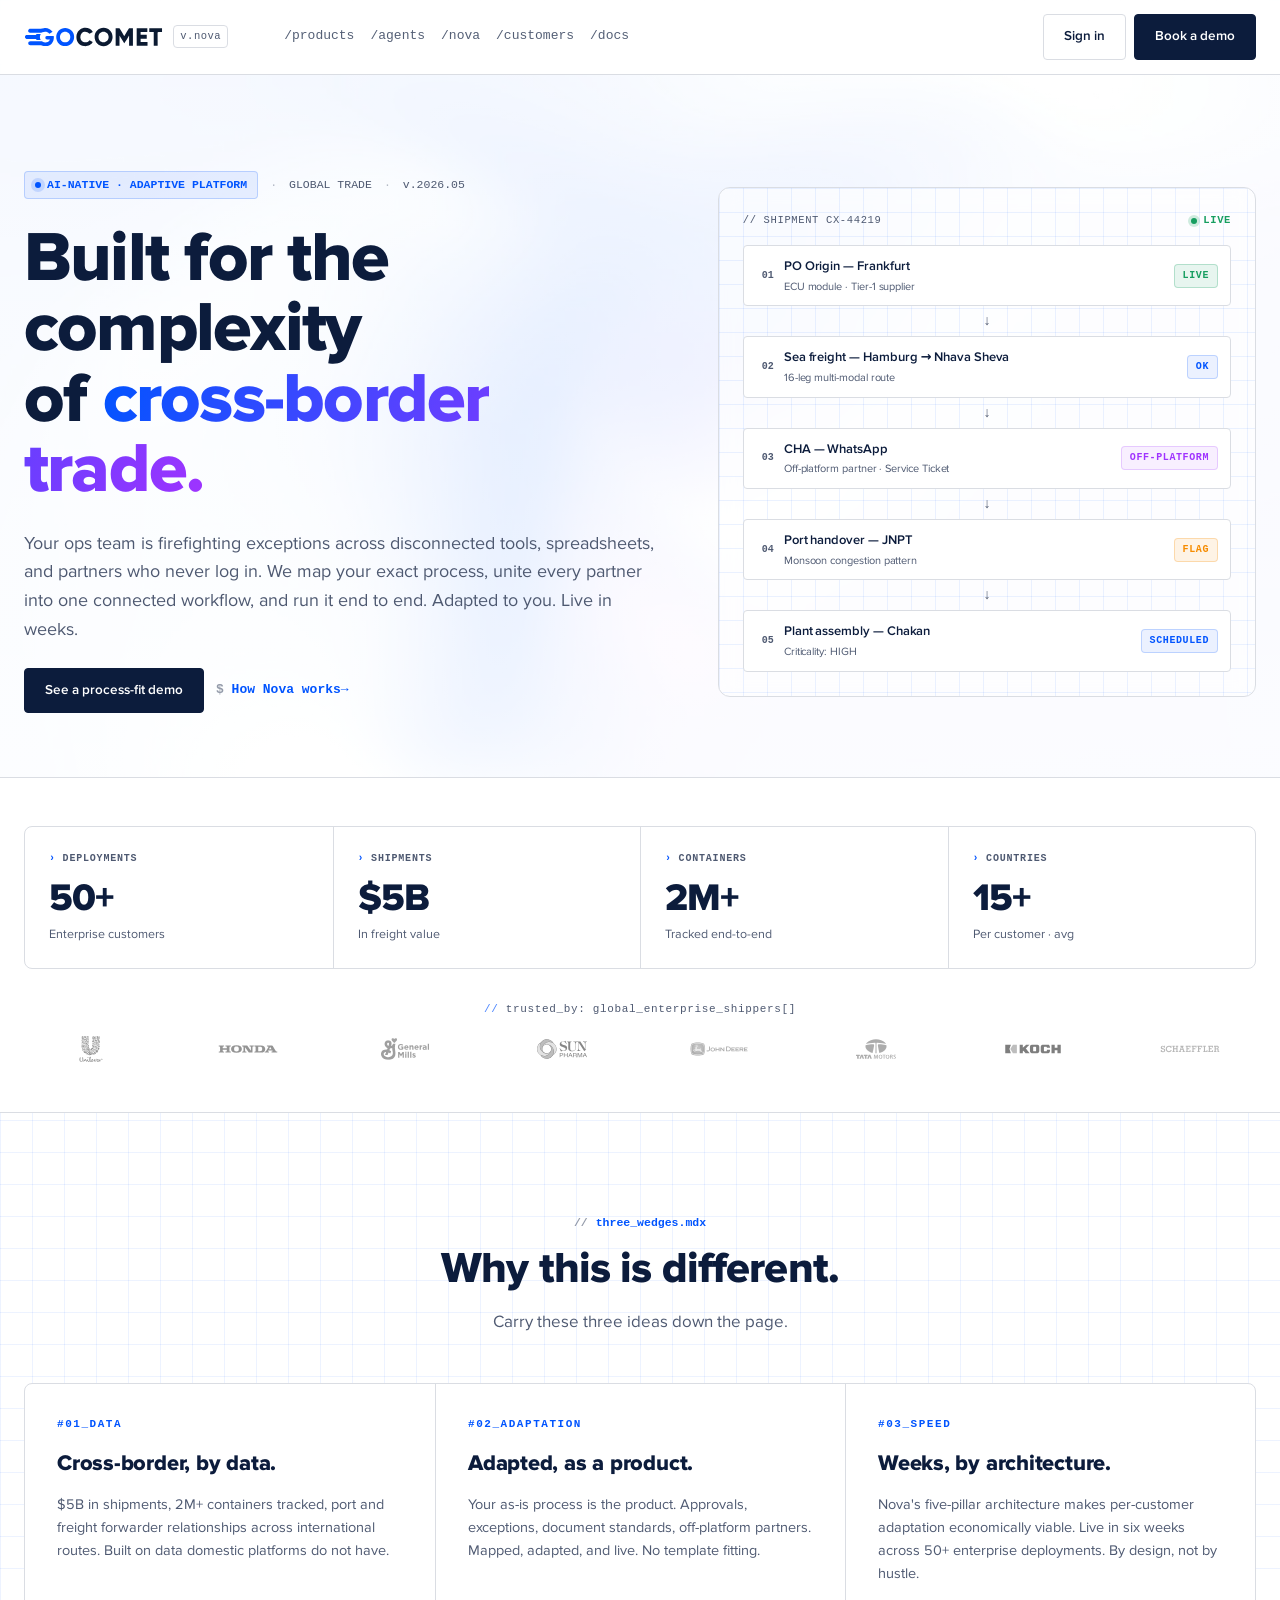
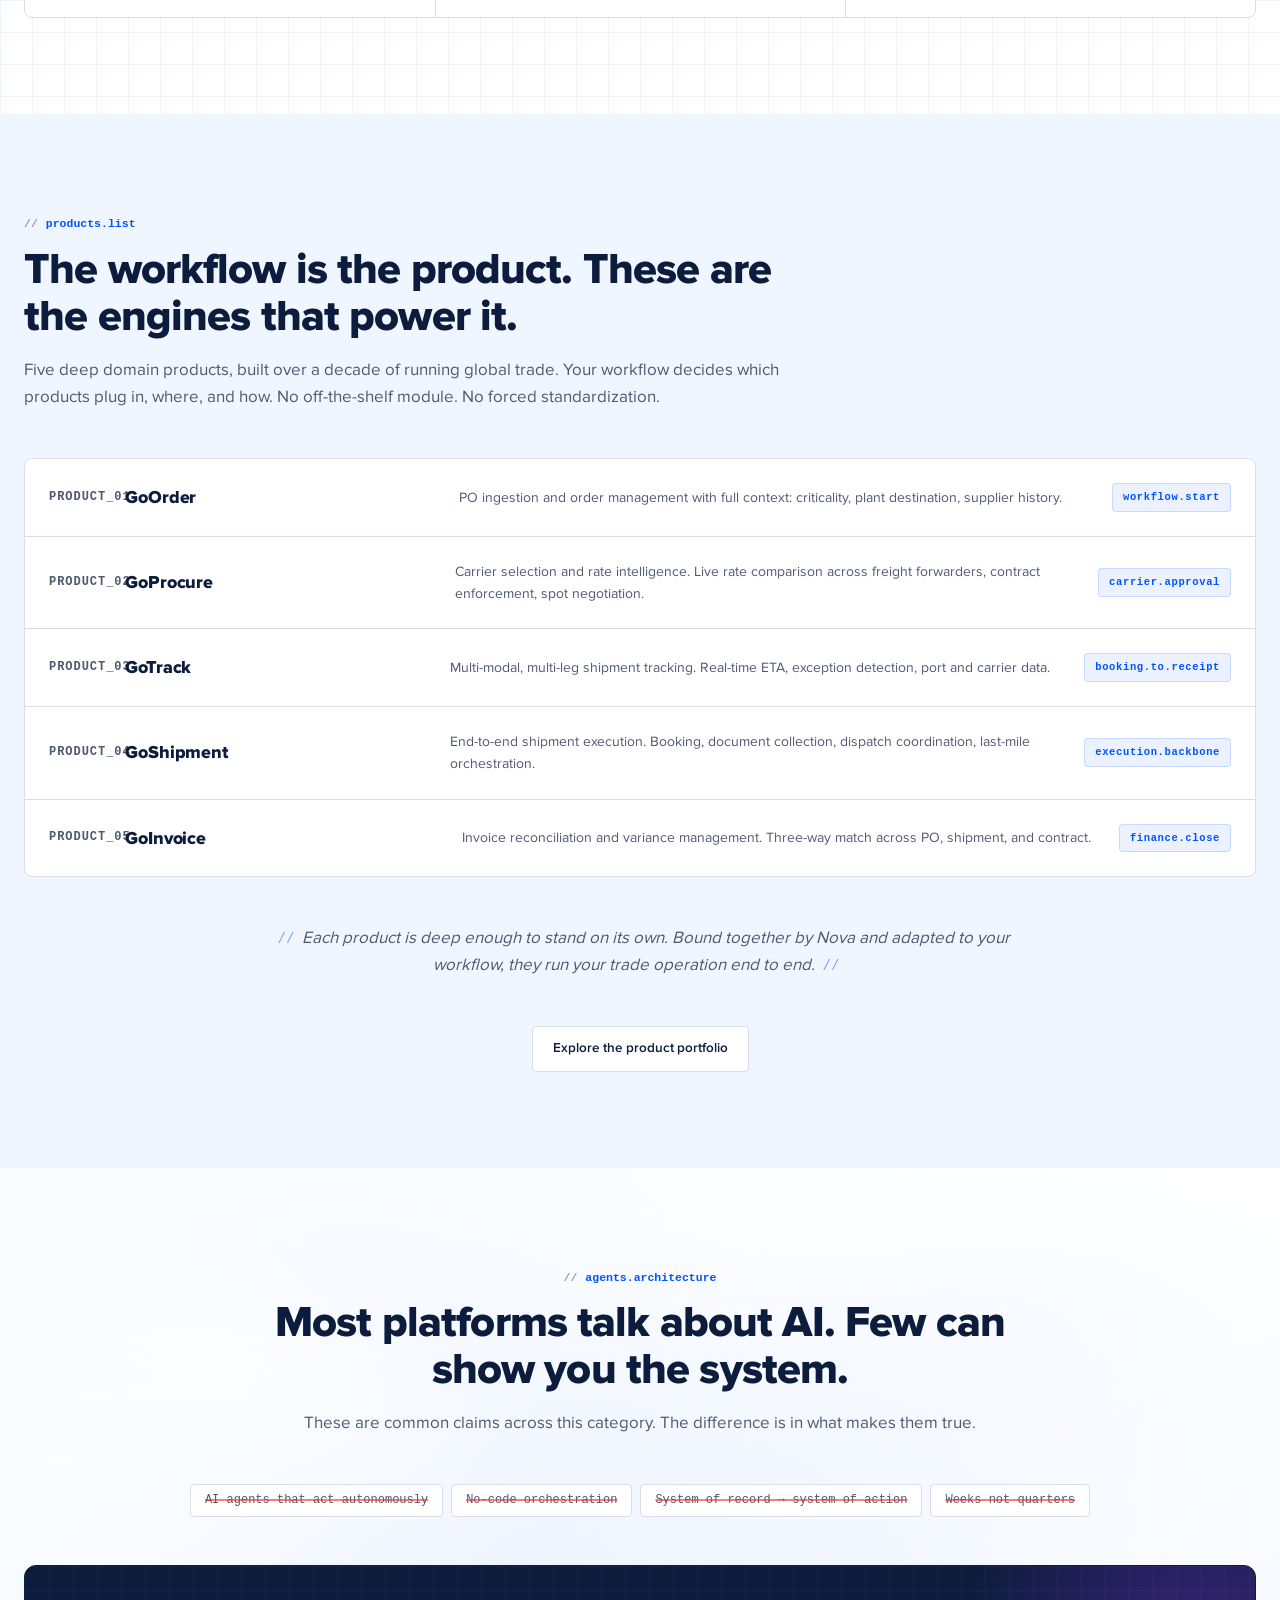
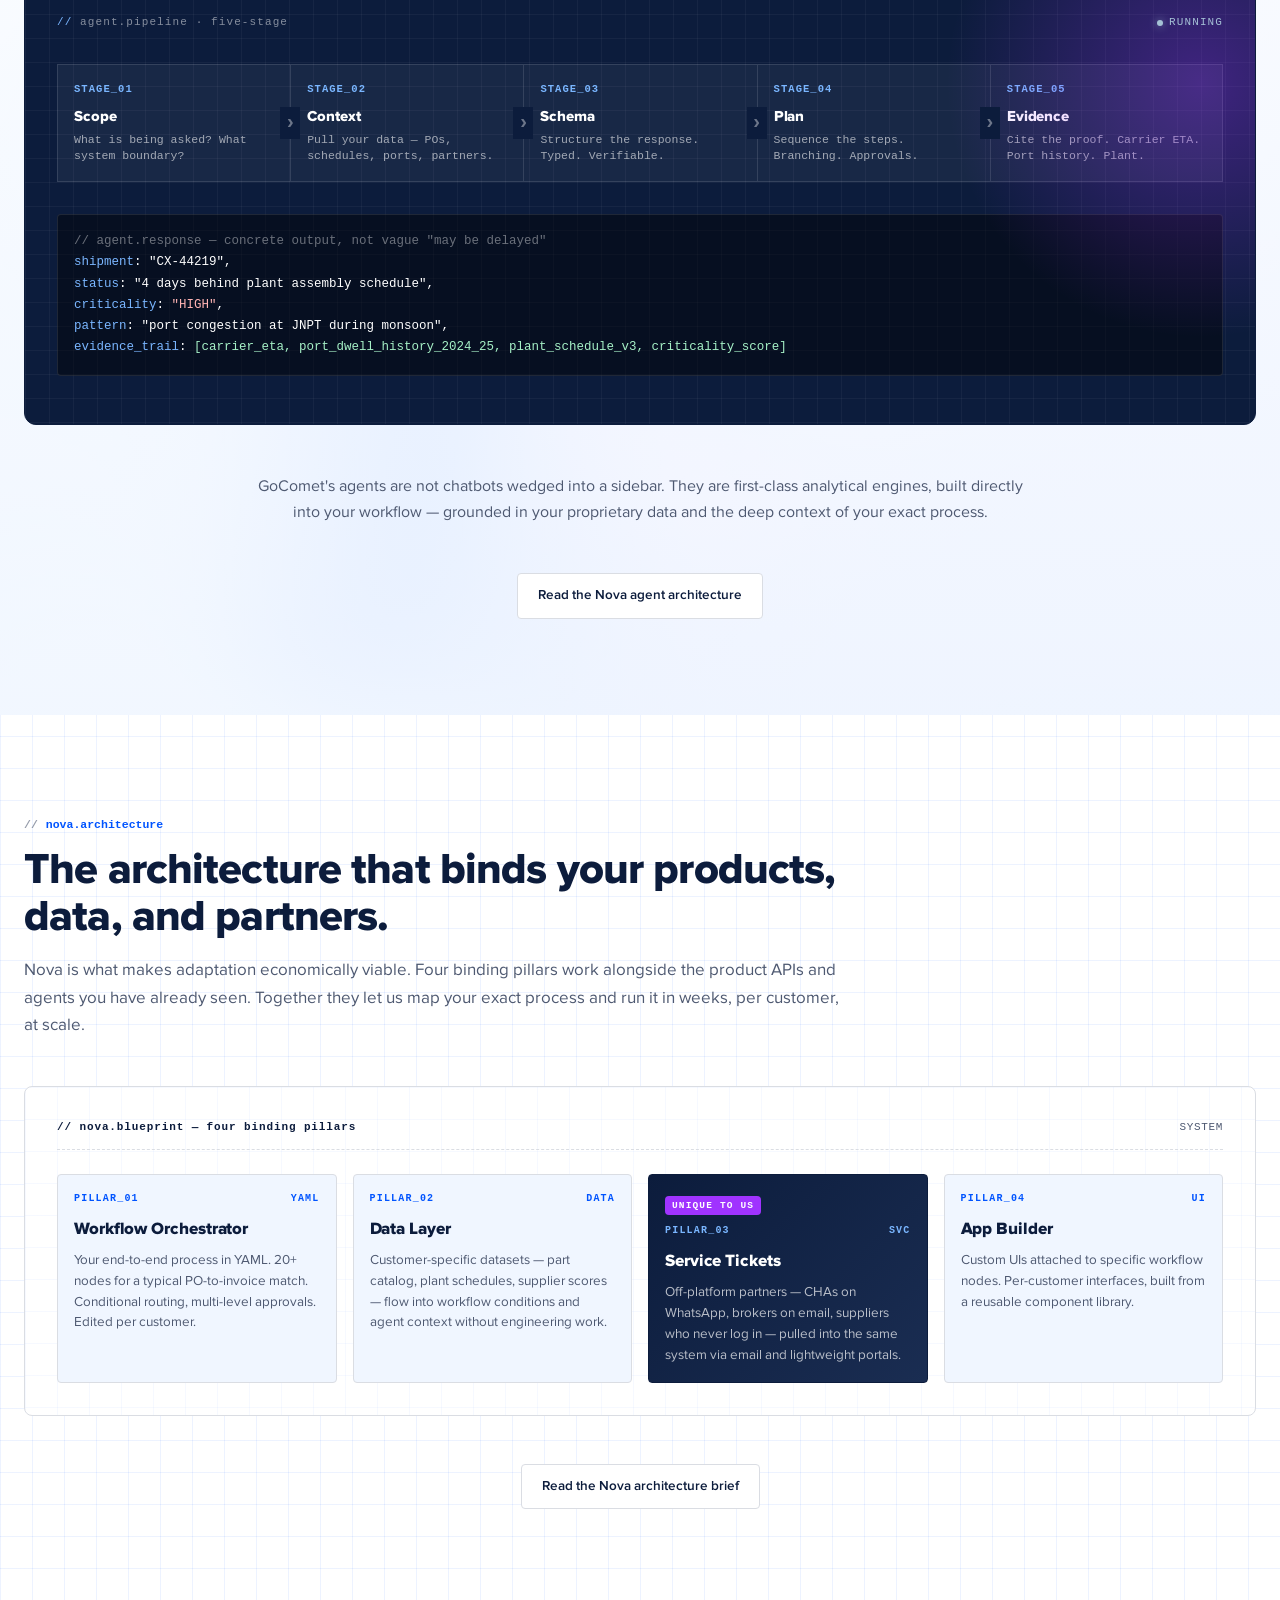
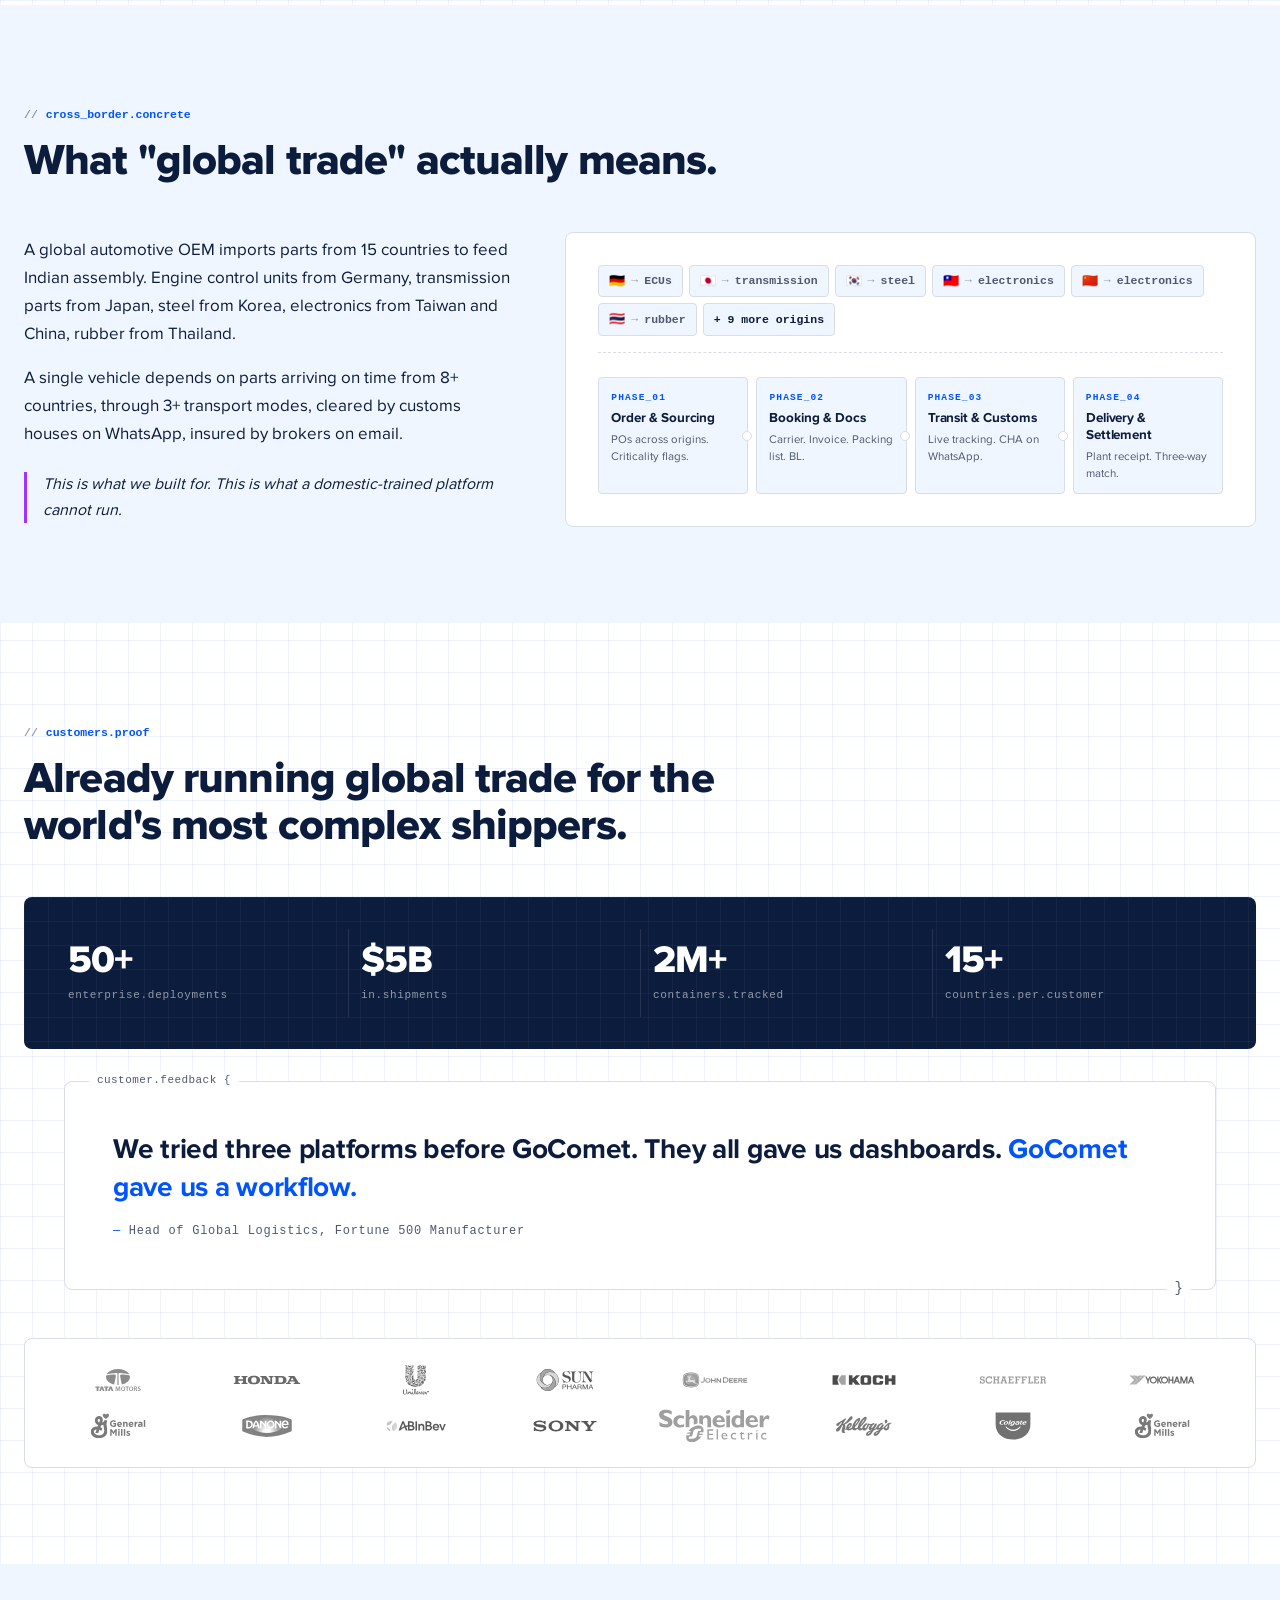
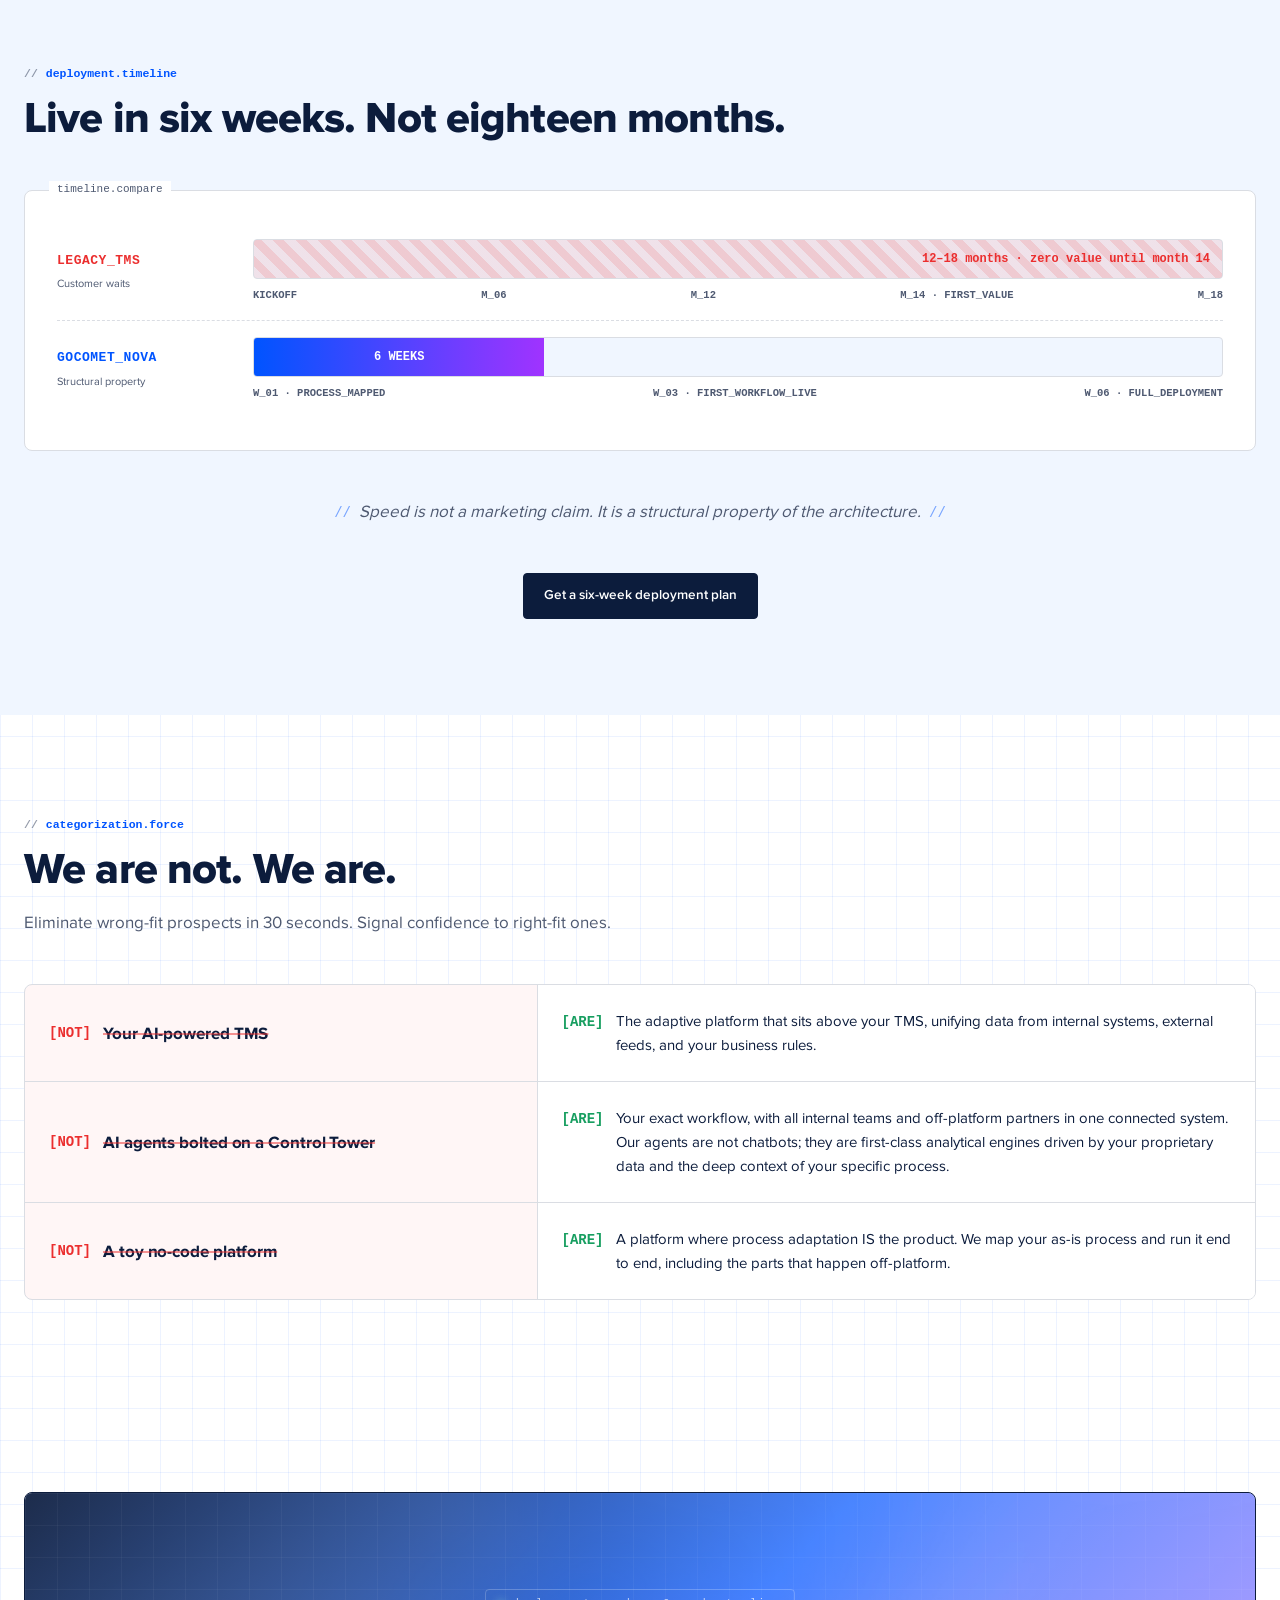
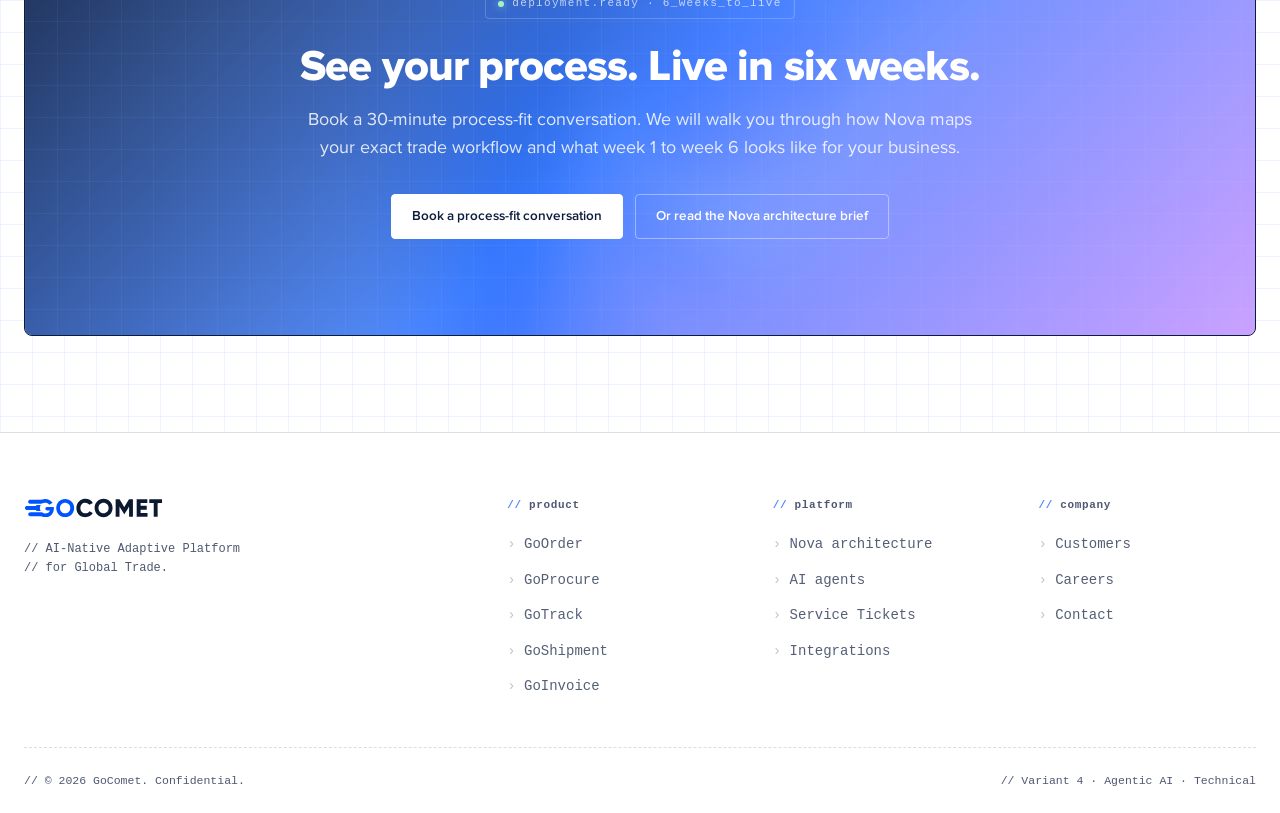
<file: homepage/v4-agentic-technical.html>
<!doctype html>
<html lang="en" data-theme="agentic-ai">
<head>
<meta charset="utf-8" />
<meta name="viewport" content="width=device-width, initial-scale=1" />
<title>GoComet — Built for the complexity of cross-border trade.</title>
<style>
  @font-face{font-family:"Proxima Nova";src:url("assets/fonts/ProximaNova-Regular.woff2") format("woff2");font-weight:400;font-style:normal;font-display:swap}
  @font-face{font-family:"Proxima Nova";src:url("assets/fonts/ProximaNova-Semibold.woff2") format("woff2");font-weight:600;font-style:normal;font-display:swap}
  @font-face{font-family:"Proxima Nova";src:url("assets/fonts/ProximaNova-Bold.woff2") format("woff2");font-weight:700;font-style:normal;font-display:swap}
  @font-face{font-family:"Proxima Nova";src:url("assets/fonts/ProximaNova-Extrabold.woff2") format("woff2");font-weight:800;font-style:normal;font-display:swap}
  @font-face{font-family:"Proxima Nova";src:url("assets/fonts/ProximaNova-Black.woff2") format("woff2");font-weight:900;font-style:normal;font-display:swap}

  :root{
    --primary:#0054FF; --primary-hover:#003E9C; --secondary:#3376FF; --accent:#A033FF;
    --success:#179E60; --warning:#F68C00; --danger:#EB2E2E;
    --bg:#FFFFFF; --surface:#F0F6FF; --border:#DADDE3;
    --text:#0C1C3C; --text-muted:#4E5971;
    --grid-line:rgba(0,84,255,.07); --grid-line-strong:rgba(0,84,255,.14);
    --mono:"SF Mono","Monaco","Menlo","Cascadia Code",monospace;

    --space-xs:4px; --space-sm:8px; --space-md:12px; --space-lg:16px; --space-xl:24px;
    --space-2xl:32px; --space-3xl:48px; --space-4xl:64px; --space-5xl:96px; --space-6xl:128px;
    --r-sm:4px; --r-md:8px; --r-lg:12px; --r-xl:16px; --r-2xl:24px; --r-full:9999px;
  }

  *{box-sizing:border-box}
  html,body{margin:0;padding:0}
  body{
    font-family:"Proxima Nova",system-ui,sans-serif;
    background:var(--bg); color:var(--text);
    font-size:16px; line-height:1.6; -webkit-font-smoothing:antialiased;
    /* page-level blueprint grid */
    background-image:
      linear-gradient(var(--grid-line) 1px,transparent 1px),
      linear-gradient(90deg,var(--grid-line) 1px,transparent 1px);
    background-size:32px 32px;
  }
  a{color:inherit;text-decoration:none}

  .h1{font-size:clamp(36px,5.5vw,80px);font-weight:800;line-height:1.0;letter-spacing:-0.025em}
  .h2{font-size:clamp(28px,3.4vw,48px);font-weight:800;line-height:1.08;letter-spacing:-0.02em}
  .h3{font-size:clamp(20px,2vw,26px);font-weight:700;line-height:1.2;letter-spacing:-0.01em}
  .mono{font-family:var(--mono);font-feature-settings:"liga" 0}

  .container{max-width:1320px;margin:0 auto;padding:0 var(--space-xl)}
  @media (max-width:640px){.container{padding:0 var(--space-lg)}}
  .section{padding:var(--space-5xl) 0;position:relative}
  @media (max-width:640px){.section{padding:var(--space-3xl) 0}}

  /* Tagged section title — like a code comment */
  .sec-tag{
    display:inline-flex;align-items:center;gap:8px;
    font-family:var(--mono);font-size:11.5px;font-weight:600;
    color:var(--primary);letter-spacing:0;margin-bottom:var(--space-md);
  }
  .sec-tag::before{content:"//";color:var(--text-muted);opacity:.6}

  /* NAV — wireframe */
  .nav{
    position:sticky;top:0;z-index:100;background:rgba(255,255,255,.92);
    backdrop-filter:blur(12px);border-bottom:1px solid var(--border);
  }
  .nav-inner{
    max-width:1320px;margin:0 auto;padding:14px var(--space-xl);
    display:flex;align-items:center;gap:var(--space-2xl);
  }
  .nav-brand img{height:22px;width:auto;display:block}
  .nav-brand-tag{
    font-family:var(--mono);font-size:10.5px;color:var(--text-muted);
    padding:2px 6px;border:1px solid var(--border);border-radius:var(--r-sm);
    margin-left:10px;letter-spacing:.05em;
  }
  .nav-links{display:flex;gap:var(--space-lg);margin-left:var(--space-xl);flex:1;font-family:var(--mono);font-size:13px}
  .nav-links a{color:var(--text);opacity:.7}
  .nav-links a:hover{opacity:1;color:var(--primary)}
  .nav-cta{display:flex;gap:var(--space-sm)}
  @media (max-width:900px){.nav-links{display:none}}

  .btn{
    display:inline-flex;align-items:center;gap:8px;padding:11px 20px;
    border-radius:var(--r-sm);font-weight:600;font-size:13.5px;cursor:pointer;border:1px solid transparent;
    transition:all .15s;font-family:inherit;
  }
  .btn-primary{background:var(--text);color:#fff;border-color:var(--text)}
  .btn-primary:hover{background:var(--primary);border-color:var(--primary)}
  .btn-secondary{background:#fff;color:var(--text);border-color:var(--border)}
  .btn-secondary:hover{border-color:var(--text)}
  .btn-ghost{
    background:transparent;color:var(--primary);border:0;padding:6px 0;
    font-family:var(--mono);font-size:13px;font-weight:600;
  }
  .btn-ghost::before{content:"$ ";color:var(--text-muted);opacity:.6}
  .btn-ghost::after{content:" →";display:inline-block;transition:transform .15s}
  .btn-ghost:hover::after{transform:translateX(3px)}

  /* ============ FOLD 01 — HERO ============ */
  .hero{
    padding:var(--space-5xl) 0 var(--space-4xl);
    background:
      url("assets/bg/agentic-theme-bg.png") center / cover no-repeat;
    position:relative;overflow:hidden;
    border-bottom:1px solid var(--border);
  }
  .hero::before{
    content:"";position:absolute;inset:0;
    background:linear-gradient(180deg,rgba(255,255,255,.7) 0%,rgba(255,255,255,.85) 100%);
  }
  .hero-inner{position:relative;display:grid;grid-template-columns:6fr 5fr;gap:var(--space-3xl);align-items:center}
  @media (max-width:1024px){.hero-inner{grid-template-columns:1fr}}

  .hero-meta{
    display:flex;gap:var(--space-md);align-items:center;flex-wrap:wrap;
    font-family:var(--mono);font-size:11.5px;color:var(--text-muted);
    margin-bottom:var(--space-xl);
  }
  .hero-meta .badge{
    display:inline-flex;align-items:center;gap:6px;
    padding:4px 10px;background:rgba(0,84,255,.08);color:var(--primary);
    border:1px solid rgba(0,84,255,.2);border-radius:var(--r-sm);font-weight:600;
  }
  .hero-meta .badge .dot{width:6px;height:6px;border-radius:50%;background:var(--primary);box-shadow:0 0 0 4px rgba(0,84,255,.15)}
  .hero-meta .sep{opacity:.4}

  .hero h1{margin:0 0 var(--space-xl);max-width:760px}
  .hero h1 .br{
    display:block;position:relative;
  }
  .hero h1 .grad{
    background:linear-gradient(110deg,var(--primary) 0%,var(--accent) 100%);
    -webkit-background-clip:text;background-clip:text;color:transparent;
  }
  .hero-sub{font-size:18px;line-height:1.6;color:var(--text-muted);margin:0 0 var(--space-xl);max-width:640px}
  .hero-ctas{display:flex;gap:var(--space-md);flex-wrap:wrap;align-items:center}

  /* Hero right — schematic agent flow */
  .schematic{
    background:rgba(255,255,255,.6);backdrop-filter:blur(10px);
    border:1px solid var(--border);border-radius:var(--r-lg);
    padding:var(--space-xl);position:relative;
  }
  .schematic::before{
    content:"";position:absolute;inset:0;
    background-image:
      linear-gradient(var(--grid-line-strong) 1px,transparent 1px),
      linear-gradient(90deg,var(--grid-line-strong) 1px,transparent 1px);
    background-size:24px 24px;
    pointer-events:none;border-radius:var(--r-lg);opacity:.55;
  }
  .schematic > *{position:relative}
  .schematic-head{
    display:flex;justify-content:space-between;align-items:center;
    font-family:var(--mono);font-size:10.5px;color:var(--text-muted);
    letter-spacing:.06em;margin-bottom:var(--space-lg);
  }
  .schematic-head .live{display:inline-flex;align-items:center;gap:6px;color:var(--success);font-weight:600}
  .schematic-head .live::before{content:"";width:6px;height:6px;border-radius:50%;background:var(--success);box-shadow:0 0 0 3px rgba(23,158,96,.2)}

  .schematic-flow{display:flex;flex-direction:column;gap:8px}
  .sch-row{
    display:grid;grid-template-columns:18px 1fr auto;gap:10px;align-items:center;
    padding:10px 12px;background:#fff;border:1px solid var(--border);border-radius:var(--r-sm);
    font-size:13px;
  }
  .sch-row .ix{font-family:var(--mono);font-size:10px;color:var(--text-muted);text-align:right;font-weight:600}
  .sch-row .nm{font-weight:600;letter-spacing:-0.005em}
  .sch-row .nm small{display:block;font-size:11px;font-weight:500;color:var(--text-muted);margin-top:1px}
  .sch-row .st{
    font-family:var(--mono);font-size:10px;font-weight:700;
    padding:3px 8px;border-radius:var(--r-sm);letter-spacing:.06em;
  }
  .sch-row .st.live{background:rgba(23,158,96,.1);color:var(--success);border:1px solid rgba(23,158,96,.25)}
  .sch-row .st.flag{background:rgba(246,140,0,.1);color:var(--warning);border:1px solid rgba(246,140,0,.25)}
  .sch-row .st.ok{background:rgba(0,84,255,.08);color:var(--primary);border:1px solid rgba(0,84,255,.2)}
  .sch-row .st.off{background:rgba(160,51,255,.08);color:var(--accent);border:1px solid rgba(160,51,255,.2)}

  .sch-arrow{display:flex;justify-content:center;color:var(--text-muted);font-family:var(--mono);font-size:14px;line-height:1}

  /* ============ FOLD 02 — PROOF BAR ============ */
  .proof-bar{
    padding:var(--space-3xl) 0;background:var(--bg);
    border-bottom:1px solid var(--border);
  }
  .stats-row{
    display:grid;grid-template-columns:repeat(4,1fr);gap:0;
    border:1px solid var(--border);border-radius:var(--r-md);
    background:#fff;overflow:hidden;
  }
  .stat{padding:var(--space-xl);border-left:1px solid var(--border);position:relative}
  .stat:first-child{border-left:0}
  .stat .stat-label{font-family:var(--mono);font-size:10px;color:var(--text-muted);letter-spacing:.08em;margin-bottom:var(--space-md);text-transform:uppercase;font-weight:600}
  .stat .stat-label::before{content:"› ";color:var(--primary)}
  .stat .num{font-size:clamp(28px,3vw,42px);font-weight:800;line-height:1;color:var(--text);letter-spacing:-0.02em}
  .stat .lbl{font-size:12.5px;color:var(--text-muted);margin-top:6px;font-weight:500}
  @media (max-width:768px){.stats-row{grid-template-columns:repeat(2,1fr)}.stat{border-left:0;border-top:1px solid var(--border)}.stat:nth-child(-n+2){border-top:0}.stat:nth-child(even){border-left:1px solid var(--border)}}

  .logo-section{margin-top:var(--space-2xl)}
  .logo-section .caption{
    font-family:var(--mono);font-size:11px;color:var(--text-muted);
    letter-spacing:.06em;margin-bottom:var(--space-lg);display:block;text-align:center;
  }
  .logo-section .caption::before{content:"// ";color:var(--primary);opacity:.7}
  .logo-grid{display:grid;grid-template-columns:repeat(8,1fr);gap:var(--space-xl);align-items:center;opacity:.5;filter:grayscale(1)}
  .logo-grid img{max-width:100%;max-height:30px;justify-self:center;object-fit:contain}
  @media (max-width:960px){.logo-grid{grid-template-columns:repeat(4,1fr);gap:var(--space-lg)}}

  /* ============ SHARED SECTION HEADER ============ */
  .section-header{max-width:820px;margin:0 0 var(--space-3xl)}
  .section-header.center{margin-left:auto;margin-right:auto;text-align:center}
  .section-header h2{margin:0}
  .lede{font-size:17px;color:var(--text-muted);margin-top:var(--space-lg);line-height:1.6}

  /* ============ FOLD 03 — DIFFERENCE ============ */
  .diff-grid{display:grid;grid-template-columns:repeat(3,1fr);gap:0;border:1px solid var(--border);border-radius:var(--r-md);overflow:hidden;background:#fff}
  @media (max-width:960px){.diff-grid{grid-template-columns:1fr}}
  .diff-card{
    padding:var(--space-2xl);position:relative;
    border-left:1px solid var(--border);
    transition:background .2s;
  }
  .diff-card:first-child{border-left:0}
  .diff-card:hover{background:var(--surface)}
  .diff-card::before{
    content:"";position:absolute;top:0;left:0;right:0;height:2px;background:var(--primary);
    transform:scaleX(0);transform-origin:left;transition:transform .25s;
  }
  .diff-card:hover::before{transform:scaleX(1)}
  .diff-num{
    font-family:var(--mono);font-size:11px;font-weight:700;
    color:var(--primary);letter-spacing:.14em;margin-bottom:var(--space-md);
  }
  .diff-num::before{content:"#"}
  .diff-card h3{margin:0 0 var(--space-md);font-weight:800;font-size:22px;letter-spacing:-0.01em}
  .diff-card p{margin:0;color:var(--text-muted);font-size:14.5px;line-height:1.6}
  @media (max-width:960px){.diff-card{border-left:0;border-top:1px solid var(--border)}.diff-card:first-child{border-top:0}}

  /* ============ FOLD 04 — PRODUCTS ============ */
  .products-stack{
    display:flex;flex-direction:column;gap:0;
    border:1px solid var(--border);border-radius:var(--r-md);background:#fff;
    overflow:hidden;margin-top:var(--space-2xl);
  }
  .product-row{
    display:grid;grid-template-columns:60px 1fr 2fr auto;gap:var(--space-lg);
    padding:var(--space-xl);border-top:1px solid var(--border);
    align-items:center;transition:background .2s;
  }
  .product-row:first-child{border-top:0}
  .product-row:hover{background:var(--surface)}
  .product-row .p-ix{
    font-family:var(--mono);font-size:12px;color:var(--text-muted);font-weight:700;letter-spacing:.08em;
  }
  .product-row .p-name{font-weight:800;font-size:18px;letter-spacing:-0.005em}
  .product-row .p-cap{font-size:14px;color:var(--text-muted);line-height:1.55}
  .product-row .p-plug{
    font-family:var(--mono);font-size:10.5px;font-weight:600;
    color:var(--primary);background:rgba(0,84,255,.08);
    padding:5px 10px;border-radius:var(--r-sm);letter-spacing:.06em;
    border:1px solid rgba(0,84,255,.15);
  }
  @media (max-width:880px){.product-row{grid-template-columns:60px 1fr;gap:var(--space-md)}.product-row .p-cap,.product-row .p-plug{grid-column:2}}

  .closing-line{
    font-style:italic;font-size:17px;color:var(--text-muted);text-align:center;
    max-width:780px;margin:var(--space-3xl) auto 0;line-height:1.55;
  }
  .closing-line::before,.closing-line::after{content:"//";font-style:normal;color:var(--primary);opacity:.5;margin:0 8px;font-family:var(--mono);font-size:14px}

  /* ============ FOLD 05 — AI & AGENTS (centerpiece) ============ */
  .agent-fold{
    background:
      url("assets/bg/agentic-theme-bg.png") center / cover no-repeat;
    position:relative;
  }
  .agent-fold::before{
    content:"";position:absolute;inset:0;
    background:linear-gradient(180deg,rgba(255,255,255,.85) 0%,rgba(240,246,255,.9) 100%);
  }
  .agent-fold > .container{position:relative}

  .buzz-strip{
    display:flex;flex-wrap:wrap;gap:8px;justify-content:center;
    margin:var(--space-xl) auto var(--space-3xl);max-width:920px;
  }
  .buzzword{
    display:inline-block;padding:6px 14px;background:#fff;border:1px solid var(--border);
    border-radius:var(--r-sm);font-family:var(--mono);font-size:12px;color:var(--text-muted);
    text-decoration:line-through;text-decoration-color:rgba(235,46,46,.6);text-decoration-thickness:1.5px;
  }

  /* The big pipeline diagram */
  .pipeline-diagram{
    background:#0C1C3C;color:#fff;border-radius:var(--r-lg);
    padding:var(--space-3xl) var(--space-2xl);position:relative;overflow:hidden;
    border:1px solid #0C1C3C;
  }
  .pipeline-diagram::before{
    content:"";position:absolute;inset:0;
    background-image:
      linear-gradient(rgba(255,255,255,.04) 1px,transparent 1px),
      linear-gradient(90deg,rgba(255,255,255,.04) 1px,transparent 1px);
    background-size:24px 24px;
  }
  .pipeline-diagram::after{
    content:"";position:absolute;top:-40%;right:-20%;width:600px;height:600px;
    background:radial-gradient(circle,rgba(160,51,255,.35),transparent 60%);
    pointer-events:none;
  }
  .pipeline-diagram > *{position:relative}
  .pd-head{
    display:flex;justify-content:space-between;align-items:center;
    margin-bottom:var(--space-2xl);font-family:var(--mono);font-size:11px;
    color:rgba(255,255,255,.5);letter-spacing:.1em;
  }
  .pd-head .left::before{content:"// ";color:#7AB6FF}
  .pd-head .right{color:#A6F1C7;display:inline-flex;align-items:center;gap:6px}
  .pd-head .right::before{content:"";width:6px;height:6px;border-radius:50%;background:#A6F1C7;box-shadow:0 0 8px rgba(166,241,199,.7)}

  .pd-stages{
    display:grid;grid-template-columns:repeat(5,1fr);gap:0;margin-bottom:var(--space-2xl);
    position:relative;
  }
  .pd-stage{
    background:rgba(255,255,255,.05);border:1px solid rgba(255,255,255,.12);
    padding:var(--space-lg);position:relative;
    border-right:0;
  }
  .pd-stage:last-child{border-right:1px solid rgba(255,255,255,.12)}
  .pd-stage::after{
    content:"›";position:absolute;right:-10px;top:50%;transform:translateY(-50%);
    color:rgba(255,255,255,.4);font-size:20px;z-index:2;background:#0C1C3C;width:20px;text-align:center;
    font-family:var(--mono);font-weight:700;
  }
  .pd-stage:last-child::after{display:none}
  .pd-stage .stage-n{font-family:var(--mono);font-size:10.5px;color:#7AB6FF;font-weight:700;letter-spacing:.1em;margin-bottom:6px}
  .pd-stage .stage-s{font-size:15px;font-weight:800;letter-spacing:-0.005em;margin-bottom:4px}
  .pd-stage .stage-d{font-size:11.5px;color:rgba(255,255,255,.6);line-height:1.45;font-family:var(--mono)}
  @media (max-width:880px){.pd-stages{grid-template-columns:1fr}.pd-stage{border-right:1px solid rgba(255,255,255,.12)}.pd-stage::after{display:none}}

  .pd-example{
    background:rgba(0,0,0,.45);border:1px solid rgba(255,255,255,.1);
    border-radius:var(--r-sm);padding:var(--space-lg);
    font-family:var(--mono);font-size:12.5px;line-height:1.7;
  }
  .pd-example .lbl{color:#7AB6FF}
  .pd-example .val{color:#fff}
  .pd-example .ev{color:#A6F1C7}
  .pd-example .cmt{color:rgba(255,255,255,.4)}
  .pd-example .red{color:#FFB4B4}

  .ai-fold-ctas{display:flex;justify-content:center;margin-top:var(--space-3xl)}

  /* ============ FOLD 06 — NOVA ARCHITECTURE ============ */
  .nova-blueprint{
    background:#fff;border:1px solid var(--border);border-radius:var(--r-md);
    padding:var(--space-2xl);margin-top:var(--space-2xl);position:relative;
  }
  .nova-blueprint::before{
    content:"";position:absolute;inset:0;
    background-image:
      linear-gradient(var(--grid-line) 1px,transparent 1px),
      linear-gradient(90deg,var(--grid-line) 1px,transparent 1px);
    background-size:32px 32px;border-radius:var(--r-md);opacity:.5;
    pointer-events:none;
  }
  .nova-blueprint > *{position:relative}

  .nova-blueprint-head{
    display:flex;justify-content:space-between;align-items:baseline;
    font-family:var(--mono);font-size:11px;color:var(--text-muted);
    margin-bottom:var(--space-xl);letter-spacing:.06em;padding-bottom:var(--space-md);
    border-bottom:1px dashed var(--border);
  }
  .nova-blueprint-head .ttl{color:var(--text);font-weight:700;letter-spacing:.08em}

  .nova-grid{display:grid;grid-template-columns:repeat(4,1fr);gap:var(--space-lg)}
  @media (max-width:1000px){.nova-grid{grid-template-columns:repeat(2,1fr)}}
  @media (max-width:520px){.nova-grid{grid-template-columns:1fr}}
  .nova-pillar{
    background:var(--surface);border:1px solid var(--border);border-radius:var(--r-sm);
    padding:var(--space-lg);position:relative;
    transition:all .2s;
  }
  .nova-pillar:hover{transform:translateY(-3px);border-color:var(--primary);box-shadow:0 12px 24px -12px rgba(0,84,255,.2)}
  .nova-pillar.featured{
    background:linear-gradient(135deg,#0C1C3C,#1a2d52);color:#fff;
    border-color:#0C1C3C;
  }
  .nova-pillar.featured p{color:rgba(255,255,255,.7)}
  .nova-pillar .pn{
    font-family:var(--mono);font-size:10px;font-weight:700;
    color:var(--primary);letter-spacing:.12em;margin-bottom:var(--space-sm);
    display:flex;justify-content:space-between;
  }
  .nova-pillar.featured .pn{color:#7AB6FF}
  .nova-pillar h4{margin:0 0 var(--space-sm);font-size:17px;font-weight:800;letter-spacing:-0.005em}
  .nova-pillar p{margin:0;font-size:13.5px;color:var(--text-muted);line-height:1.55}
  .nova-pillar .unique-tag{
    display:inline-block;font-family:var(--mono);font-size:9.5px;font-weight:700;
    background:var(--accent);color:#fff;padding:2px 7px;
    border-radius:var(--r-sm);letter-spacing:.12em;margin-bottom:var(--space-sm);
  }

  /* ============ FOLD 07 — CROSS-BORDER ============ */
  .cb-grid{display:grid;grid-template-columns:5fr 7fr;gap:var(--space-3xl);align-items:center}
  @media (max-width:960px){.cb-grid{grid-template-columns:1fr}}
  .cb-text p{font-size:17px;line-height:1.65;margin:0 0 var(--space-lg)}
  .cb-text .pull{
    font-style:italic;color:var(--text);font-size:16px;font-weight:500;
    border-left:3px solid var(--accent);padding-left:var(--space-lg);margin-top:var(--space-xl);
  }

  /* Cross-border diagram — origin → phases */
  .cb-diagram{
    background:#fff;border:1px solid var(--border);border-radius:var(--r-md);
    padding:var(--space-2xl);position:relative;
  }
  .cb-origins{display:flex;flex-wrap:wrap;gap:6px;margin-bottom:var(--space-xl);padding-bottom:var(--space-lg);border-bottom:1px dashed var(--border)}
  .origin-chip{
    display:inline-flex;align-items:center;gap:6px;font-family:var(--mono);
    padding:5px 10px;background:var(--surface);border:1px solid var(--border);
    border-radius:var(--r-sm);font-size:11.5px;font-weight:600;
  }
  .origin-chip .flag{font-size:13px;font-family:initial}
  .origin-chip .arrow{color:var(--text-muted);opacity:.6}
  .origin-chip .item{color:var(--text-muted)}
  .cb-phases{display:grid;grid-template-columns:repeat(4,1fr);gap:8px}
  .cb-phase{
    padding:var(--space-md);background:var(--surface);
    border:1px solid var(--border);border-radius:var(--r-sm);
    position:relative;
  }
  .cb-phase::before{
    content:"";position:absolute;top:50%;right:-4.5px;width:8px;height:8px;
    background:#fff;border:1px solid var(--border);border-radius:50%;transform:translateY(-50%);
  }
  .cb-phase:last-child::before{display:none}
  .cb-phase .pn{font-family:var(--mono);font-size:9.5px;color:var(--primary);font-weight:700;letter-spacing:.12em}
  .cb-phase .pt{font-size:13.5px;font-weight:700;margin:5px 0 4px;letter-spacing:-0.005em;line-height:1.25}
  .cb-phase .pd{font-size:11.5px;color:var(--text-muted);line-height:1.45}

  /* ============ FOLD 08 — PROOF ============ */
  .proof-band{
    background:#0C1C3C;color:#fff;border-radius:var(--r-md);
    padding:var(--space-2xl);margin:var(--space-2xl) 0;
    display:grid;grid-template-columns:repeat(4,1fr);gap:0;
    position:relative;overflow:hidden;
  }
  .proof-band::before{
    content:"";position:absolute;inset:0;
    background-image:
      linear-gradient(rgba(255,255,255,.04) 1px,transparent 1px),
      linear-gradient(90deg,rgba(255,255,255,.04) 1px,transparent 1px);
    background-size:24px 24px;
  }
  .proof-band > div{position:relative;padding:var(--space-md);border-left:1px solid rgba(255,255,255,.1)}
  .proof-band > div:first-child{border-left:0}
  .proof-band .num{font-size:clamp(28px,3vw,42px);font-weight:800;color:#fff;line-height:1;letter-spacing:-0.02em}
  .proof-band .lbl{font-family:var(--mono);font-size:11px;color:rgba(255,255,255,.55);margin-top:8px;letter-spacing:.06em}
  @media (max-width:768px){.proof-band{grid-template-columns:repeat(2,1fr)}.proof-band > div{border-left:0}}

  .quote-block{
    background:#fff;border:1px solid var(--border);border-radius:var(--r-md);
    padding:var(--space-3xl);margin-top:var(--space-2xl);position:relative;
  }
  .quote-block::before{
    content:"customer.feedback {";position:absolute;top:-10px;left:24px;
    font-family:var(--mono);font-size:11px;color:var(--text-muted);
    background:var(--bg);padding:0 8px;letter-spacing:.04em;
  }
  .quote-block::after{
    content:"}";position:absolute;bottom:-10px;right:24px;
    font-family:var(--mono);font-size:14px;color:var(--text-muted);
    background:var(--bg);padding:0 8px;
  }
  .quote-text{
    font-size:clamp(20px,2.2vw,30px);font-weight:700;line-height:1.35;letter-spacing:-0.01em;margin:0;
  }
  .quote-text .hl{color:var(--primary)}
  .quote-attribution{margin-top:var(--space-lg);font-family:var(--mono);font-size:12px;color:var(--text-muted);letter-spacing:.06em}
  .quote-attribution::before{content:"— ";color:var(--primary)}

  .logo-wall{margin-top:var(--space-3xl);display:grid;grid-template-columns:repeat(8,1fr);gap:var(--space-md);align-items:center;background:#fff;border:1px solid var(--border);border-radius:var(--r-md);padding:var(--space-xl)}
  .logo-wall img{max-width:100%;max-height:34px;justify-self:center;object-fit:contain;filter:grayscale(1);opacity:.7}
  @media (max-width:960px){.logo-wall{grid-template-columns:repeat(4,1fr)}}

  /* ============ FOLD 09 — SPEED ============ */
  .speed-card{
    background:#fff;border:1px solid var(--border);border-radius:var(--r-md);
    padding:var(--space-2xl);margin-top:var(--space-2xl);position:relative;
  }
  .speed-card::before{
    content:"timeline.compare";position:absolute;top:-10px;left:24px;
    font-family:var(--mono);font-size:11px;color:var(--text-muted);
    background:var(--bg);padding:0 8px;
  }
  .speed-row{
    display:grid;grid-template-columns:180px 1fr;gap:var(--space-lg);
    align-items:center;padding:var(--space-lg) 0;
  }
  .speed-row + .speed-row{border-top:1px dashed var(--border)}
  .speed-label{font-family:var(--mono);font-size:13px;font-weight:700;letter-spacing:.04em}
  .speed-label.legacy{color:var(--danger)}
  .speed-label.us{color:var(--primary)}
  .speed-label small{display:block;font-family:"Proxima Nova",sans-serif;font-size:11px;font-weight:500;color:var(--text-muted);letter-spacing:0;margin-top:4px;text-transform:none}
  .speed-track{position:relative;height:40px;background:var(--surface);border-radius:var(--r-sm);overflow:hidden;border:1px solid var(--border)}
  .speed-bar{position:absolute;top:0;bottom:0;left:0;display:flex;align-items:center;padding:0 var(--space-md);font-weight:700;font-size:12px;font-family:var(--mono)}
  .speed-bar.legacy{width:100%;background:repeating-linear-gradient(45deg,rgba(235,46,46,.1),rgba(235,46,46,.1) 8px,rgba(235,46,46,.22) 8px,rgba(235,46,46,.22) 16px);color:var(--danger);justify-content:flex-end}
  .speed-bar.us{width:30%;background:linear-gradient(90deg,var(--primary),var(--accent));color:#fff;justify-content:center}
  .speed-mile{display:flex;justify-content:space-between;margin-top:8px;font-family:var(--mono);font-size:10.5px;color:var(--text-muted);font-weight:600}

  /* ============ FOLD 10 — NOT/ARE ============ */
  .notare-list{
    background:#fff;border:1px solid var(--border);border-radius:var(--r-md);
    overflow:hidden;margin-top:var(--space-2xl);
  }
  .notare-row{
    display:grid;grid-template-columns:1fr 1.4fr;
    border-top:1px solid var(--border);
  }
  .notare-row:first-child{border-top:0}
  @media (max-width:768px){.notare-row{grid-template-columns:1fr}}
  .notare-not{
    padding:var(--space-xl);background:rgba(235,46,46,.04);
    display:flex;align-items:center;gap:var(--space-md);
    border-right:1px solid var(--border);
  }
  .notare-not .x{
    font-family:var(--mono);font-size:14px;font-weight:700;color:var(--danger);
    flex:0 0 auto;
  }
  .notare-not span.text{font-size:17px;font-weight:700;letter-spacing:-0.005em;text-decoration:line-through;text-decoration-color:rgba(235,46,46,.5);text-decoration-thickness:2px}
  .notare-are{
    padding:var(--space-xl);background:#fff;
    display:flex;align-items:flex-start;gap:var(--space-md);
  }
  .notare-are .check{
    font-family:var(--mono);font-size:14px;font-weight:700;color:var(--success);
    flex:0 0 auto;margin-top:2px;
  }
  .notare-are p{margin:0;font-size:15px;line-height:1.6}
  @media (max-width:768px){.notare-not{border-right:0;border-bottom:1px solid var(--border)}}

  /* ============ FOLD 11 — CTA ============ */
  .final-cta{
    background:
      url("assets/bg/agentic-theme-bg.png") center / cover no-repeat,
      #0C1C3C;
    color:#fff;border-radius:var(--r-md);
    padding:var(--space-5xl) var(--space-2xl);position:relative;overflow:hidden;
    text-align:center;border:1px solid #0C1C3C;
  }
  .final-cta::before{
    content:"";position:absolute;inset:0;
    background:linear-gradient(135deg,rgba(12,28,60,.92),rgba(0,84,255,.65),rgba(160,51,255,.4));
  }
  .final-cta::after{
    content:"";position:absolute;inset:0;
    background-image:
      linear-gradient(rgba(255,255,255,.04) 1px,transparent 1px),
      linear-gradient(90deg,rgba(255,255,255,.04) 1px,transparent 1px);
    background-size:32px 32px;
  }
  .final-cta > *{position:relative;z-index:1}
  .final-cta .cta-tag{
    display:inline-flex;align-items:center;gap:8px;font-family:var(--mono);
    font-size:11px;color:rgba(255,255,255,.7);letter-spacing:.12em;
    padding:5px 12px;border:1px solid rgba(255,255,255,.2);border-radius:var(--r-sm);
    margin-bottom:var(--space-xl);
  }
  .final-cta .cta-tag::before{content:"";width:6px;height:6px;border-radius:50%;background:#A6F1C7;box-shadow:0 0 8px rgba(166,241,199,.7)}
  .final-cta h2{color:#fff;margin:0 0 var(--space-lg)}
  .final-cta-lede{color:rgba(255,255,255,.85);font-size:18px;max-width:680px;margin:0 auto var(--space-2xl);line-height:1.55}
  .final-cta .btn-primary{background:#fff;color:var(--text);border-color:#fff}
  .final-cta .btn-primary:hover{background:var(--surface);border-color:#fff}
  .final-cta .btn-secondary{background:transparent;color:#fff;border-color:rgba(255,255,255,.4)}
  .final-cta .btn-secondary:hover{border-color:#fff;background:rgba(255,255,255,.08)}
  .final-cta-ctas{display:flex;gap:var(--space-md);justify-content:center;flex-wrap:wrap}

  /* ============ FOOTER ============ */
  .footer{background:#fff;border-top:1px solid var(--border);padding:var(--space-4xl) 0 var(--space-2xl)}
  .footer-inner{display:grid;grid-template-columns:2fr 1fr 1fr 1fr;gap:var(--space-3xl)}
  .footer h6{font-family:var(--mono);font-size:11px;letter-spacing:.06em;color:var(--text-muted);margin:0 0 var(--space-lg);font-weight:700}
  .footer h6::before{content:"// ";color:var(--primary);opacity:.7}
  .footer ul{list-style:none;padding:0;margin:0;display:flex;flex-direction:column;gap:10px}
  .footer ul a{font-size:14px;color:var(--text);opacity:.7;font-family:var(--mono)}
  .footer ul a::before{content:"› ";color:var(--text-muted);opacity:.5}
  .footer ul a:hover{opacity:1;color:var(--primary)}
  .footer-bottom{border-top:1px dashed var(--border);margin-top:var(--space-3xl);padding-top:var(--space-xl);display:flex;justify-content:space-between;font-family:var(--mono);font-size:11.5px;color:var(--text-muted)}
  @media (max-width:960px){.footer-inner{grid-template-columns:1fr 1fr}}
  @media (max-width:640px){.footer-inner{grid-template-columns:1fr}}

  .center{text-align:center}
</style>
</head>
<body>

<nav class="nav">
  <div class="nav-inner">
    <a class="nav-brand" href="#" style="display:flex;align-items:center"><img src="assets/gocomet-logo.svg" alt="GoComet" /><span class="nav-brand-tag">v.nova</span></a>
    <div class="nav-links">
      <a href="#products">/products</a>
      <a href="#agents">/agents</a>
      <a href="#nova">/nova</a>
      <a href="#proof">/customers</a>
      <a href="#">/docs</a>
    </div>
    <div class="nav-cta">
      <a href="#" class="btn btn-secondary">Sign in</a>
      <a href="#cta" class="btn btn-primary">Book a demo</a>
    </div>
  </div>
</nav>

<!-- FOLD 01 — HERO -->
<header class="hero">
  <div class="container">
    <div class="hero-inner">
      <div class="hero-text">
        <div class="hero-meta">
          <span class="badge"><span class="dot"></span> AI-NATIVE · ADAPTIVE PLATFORM</span>
          <span class="sep">·</span>
          <span>GLOBAL TRADE</span>
          <span class="sep">·</span>
          <span>v.2026.05</span>
        </div>
        <h1 class="h1">
          <span class="br">Built for the complexity</span>
          <span class="br">of <span class="grad">cross-border trade.</span></span>
        </h1>
        <p class="hero-sub">Your ops team is firefighting exceptions across disconnected tools, spreadsheets, and partners who never log in. We map your exact process, unite every partner into one connected workflow, and run it end to end. Adapted to you. Live in weeks.</p>
        <div class="hero-ctas">
          <a href="#cta" class="btn btn-primary">See a process-fit demo</a>
          <a href="#nova" class="btn-ghost">How Nova works</a>
        </div>
      </div>

      <!-- Schematic agent flow -->
      <div class="schematic">
        <div class="schematic-head">
          <span class="mono">// SHIPMENT CX-44219</span>
          <span class="live">LIVE</span>
        </div>
        <div class="schematic-flow">
          <div class="sch-row">
            <div class="ix mono">01</div>
            <div class="nm">PO Origin — Frankfurt<small>ECU module · Tier-1 supplier</small></div>
            <div class="st live mono">LIVE</div>
          </div>
          <div class="sch-arrow mono">↓</div>
          <div class="sch-row">
            <div class="ix mono">02</div>
            <div class="nm">Sea freight — Hamburg → Nhava Sheva<small>16-leg multi-modal route</small></div>
            <div class="st ok mono">OK</div>
          </div>
          <div class="sch-arrow mono">↓</div>
          <div class="sch-row">
            <div class="ix mono">03</div>
            <div class="nm">CHA — WhatsApp<small>Off-platform partner · Service Ticket</small></div>
            <div class="st off mono">OFF-PLATFORM</div>
          </div>
          <div class="sch-arrow mono">↓</div>
          <div class="sch-row">
            <div class="ix mono">04</div>
            <div class="nm">Port handover — JNPT<small>Monsoon congestion pattern</small></div>
            <div class="st flag mono">FLAG</div>
          </div>
          <div class="sch-arrow mono">↓</div>
          <div class="sch-row">
            <div class="ix mono">05</div>
            <div class="nm">Plant assembly — Chakan<small>Criticality: HIGH</small></div>
            <div class="st ok mono">SCHEDULED</div>
          </div>
        </div>
      </div>
    </div>
  </div>
</header>

<!-- FOLD 02 — PROOF BAR -->
<section class="proof-bar">
  <div class="container">
    <div class="stats-row">
      <div class="stat">
        <div class="stat-label">deployments</div>
        <div class="num">50+</div>
        <div class="lbl">Enterprise customers</div>
      </div>
      <div class="stat">
        <div class="stat-label">shipments</div>
        <div class="num">$5B</div>
        <div class="lbl">In freight value</div>
      </div>
      <div class="stat">
        <div class="stat-label">containers</div>
        <div class="num">2M+</div>
        <div class="lbl">Tracked end-to-end</div>
      </div>
      <div class="stat">
        <div class="stat-label">countries</div>
        <div class="num">15+</div>
        <div class="lbl">Per customer · avg</div>
      </div>
    </div>
    <div class="logo-section">
      <span class="caption">trusted_by: global_enterprise_shippers[]</span>
      <div class="logo-grid">
        <img src="assets/logos/unilever.svg" alt="Unilever" />
        <img src="assets/logos/honda.svg" alt="Honda" />
        <img src="assets/logos/general-mills.svg" alt="General Mills" />
        <img src="assets/logos/sun-pharma.svg" alt="Sun Pharma" />
        <img src="assets/logos/john-deere.svg" alt="John Deere" />
        <img src="assets/logos/tata-motors.svg" alt="Tata Motors" />
        <img src="assets/logos/koch.svg" alt="Koch" />
        <img src="assets/logos/schaeffler.svg" alt="Schaeffler" />
      </div>
    </div>
  </div>
</section>

<!-- FOLD 03 — DIFFERENCE -->
<section class="section">
  <div class="container">
    <div class="section-header center">
      <div class="sec-tag">three_wedges.mdx</div>
      <h2 class="h2">Why this is different.</h2>
      <p class="lede">Carry these three ideas down the page.</p>
    </div>
    <div class="diff-grid">
      <article class="diff-card">
        <div class="diff-num">01_DATA</div>
        <h3>Cross-border, by data.</h3>
        <p>$5B in shipments, 2M+ containers tracked, port and freight forwarder relationships across international routes. Built on data domestic platforms do not have.</p>
      </article>
      <article class="diff-card">
        <div class="diff-num">02_ADAPTATION</div>
        <h3>Adapted, as a product.</h3>
        <p>Your as-is process is the product. Approvals, exceptions, document standards, off-platform partners. Mapped, adapted, and live. No template fitting.</p>
      </article>
      <article class="diff-card">
        <div class="diff-num">03_SPEED</div>
        <h3>Weeks, by architecture.</h3>
        <p>Nova's five-pillar architecture makes per-customer adaptation economically viable. Live in six weeks across 50+ enterprise deployments. By design, not by hustle.</p>
      </article>
    </div>
  </div>
</section>

<!-- FOLD 04 — PRODUCTS -->
<section class="section" id="products" style="background:var(--surface)">
  <div class="container">
    <div class="section-header">
      <div class="sec-tag">products.list</div>
      <h2 class="h2">The workflow is the product. These are the engines that power it.</h2>
      <p class="lede">Five deep domain products, built over a decade of running global trade. Your workflow decides which products plug in, where, and how. No off-the-shelf module. No forced standardization.</p>
    </div>

    <div class="products-stack">
      <div class="product-row">
        <div class="p-ix">PRODUCT_01</div>
        <div class="p-name">GoOrder</div>
        <div class="p-cap">PO ingestion and order management with full context: criticality, plant destination, supplier history.</div>
        <div class="p-plug">workflow.start</div>
      </div>
      <div class="product-row">
        <div class="p-ix">PRODUCT_02</div>
        <div class="p-name">GoProcure</div>
        <div class="p-cap">Carrier selection and rate intelligence. Live rate comparison across freight forwarders, contract enforcement, spot negotiation.</div>
        <div class="p-plug">carrier.approval</div>
      </div>
      <div class="product-row">
        <div class="p-ix">PRODUCT_03</div>
        <div class="p-name">GoTrack</div>
        <div class="p-cap">Multi-modal, multi-leg shipment tracking. Real-time ETA, exception detection, port and carrier data.</div>
        <div class="p-plug">booking.to.receipt</div>
      </div>
      <div class="product-row">
        <div class="p-ix">PRODUCT_04</div>
        <div class="p-name">GoShipment</div>
        <div class="p-cap">End-to-end shipment execution. Booking, document collection, dispatch coordination, last-mile orchestration.</div>
        <div class="p-plug">execution.backbone</div>
      </div>
      <div class="product-row">
        <div class="p-ix">PRODUCT_05</div>
        <div class="p-name">GoInvoice</div>
        <div class="p-cap">Invoice reconciliation and variance management. Three-way match across PO, shipment, and contract.</div>
        <div class="p-plug">finance.close</div>
      </div>
    </div>

    <p class="closing-line">Each product is deep enough to stand on its own. Bound together by Nova and adapted to your workflow, they run your trade operation end to end.</p>

    <div class="center" style="margin-top:var(--space-3xl)">
      <a href="#" class="btn btn-secondary">Explore the product portfolio</a>
    </div>
  </div>
</section>

<!-- FOLD 05 — AI & AGENTS -->
<section class="section agent-fold" id="agents">
  <div class="container">
    <div class="section-header center">
      <div class="sec-tag">agents.architecture</div>
      <h2 class="h2">Most platforms talk about AI. Few can show you the system.</h2>
      <p class="lede">These are common claims across this category. The difference is in what makes them true.</p>
    </div>

    <div class="buzz-strip">
      <span class="buzzword">AI agents that act autonomously</span>
      <span class="buzzword">No-code orchestration</span>
      <span class="buzzword">System of record → system of action</span>
      <span class="buzzword">Weeks not quarters</span>
    </div>

    <div class="pipeline-diagram">
      <div class="pd-head">
        <span class="left">agent.pipeline · five-stage</span>
        <span class="right">RUNNING</span>
      </div>
      <div class="pd-stages">
        <div class="pd-stage">
          <div class="stage-n">STAGE_01</div>
          <div class="stage-s">Scope</div>
          <div class="stage-d">What is being asked? What system boundary?</div>
        </div>
        <div class="pd-stage">
          <div class="stage-n">STAGE_02</div>
          <div class="stage-s">Context</div>
          <div class="stage-d">Pull your data — POs, schedules, ports, partners.</div>
        </div>
        <div class="pd-stage">
          <div class="stage-n">STAGE_03</div>
          <div class="stage-s">Schema</div>
          <div class="stage-d">Structure the response. Typed. Verifiable.</div>
        </div>
        <div class="pd-stage">
          <div class="stage-n">STAGE_04</div>
          <div class="stage-s">Plan</div>
          <div class="stage-d">Sequence the steps. Branching. Approvals.</div>
        </div>
        <div class="pd-stage">
          <div class="stage-n">STAGE_05</div>
          <div class="stage-s">Evidence</div>
          <div class="stage-d">Cite the proof. Carrier ETA. Port history. Plant.</div>
        </div>
      </div>

      <div class="pd-example">
<span class="cmt">// agent.response — concrete output, not vague "may be delayed"</span><br>
<span class="lbl">shipment</span>: <span class="val">"CX-44219"</span>,<br>
<span class="lbl">status</span>: <span class="val">"4 days behind plant assembly schedule"</span>,<br>
<span class="lbl">criticality</span>: <span class="red">"HIGH"</span>,<br>
<span class="lbl">pattern</span>: <span class="val">"port congestion at JNPT during monsoon"</span>,<br>
<span class="lbl">evidence_trail</span>: <span class="ev">[carrier_eta, port_dwell_history_2024_25, plant_schedule_v3, criticality_score]</span>
      </div>
    </div>

    <p style="font-size:16px;line-height:1.65;color:var(--text-muted);text-align:center;max-width:780px;margin:var(--space-3xl) auto 0">GoComet's agents are not chatbots wedged into a sidebar. They are first-class analytical engines, built directly into your workflow — grounded in your proprietary data and the deep context of your exact process.</p>

    <div class="ai-fold-ctas">
      <a href="#" class="btn btn-secondary">Read the Nova agent architecture</a>
    </div>
  </div>
</section>

<!-- FOLD 06 — NOVA -->
<section class="section" id="nova">
  <div class="container">
    <div class="section-header">
      <div class="sec-tag">nova.architecture</div>
      <h2 class="h2">The architecture that binds your products, data, and partners.</h2>
      <p class="lede">Nova is what makes adaptation economically viable. Four binding pillars work alongside the product APIs and agents you have already seen. Together they let us map your exact process and run it in weeks, per customer, at scale.</p>
    </div>

    <div class="nova-blueprint">
      <div class="nova-blueprint-head">
        <span class="ttl">// nova.blueprint — four binding pillars</span>
        <span>SYSTEM</span>
      </div>
      <div class="nova-grid">
        <div class="nova-pillar">
          <div class="pn"><span>PILLAR_01</span><span>YAML</span></div>
          <h4>Workflow Orchestrator</h4>
          <p>Your end-to-end process in YAML. 20+ nodes for a typical PO-to-invoice match. Conditional routing, multi-level approvals. Edited per customer.</p>
        </div>
        <div class="nova-pillar">
          <div class="pn"><span>PILLAR_02</span><span>DATA</span></div>
          <h4>Data Layer</h4>
          <p>Customer-specific datasets — part catalog, plant schedules, supplier scores — flow into workflow conditions and agent context without engineering work.</p>
        </div>
        <div class="nova-pillar featured">
          <div class="unique-tag">UNIQUE TO US</div>
          <div class="pn"><span>PILLAR_03</span><span>SVC</span></div>
          <h4>Service Tickets</h4>
          <p>Off-platform partners — CHAs on WhatsApp, brokers on email, suppliers who never log in — pulled into the same system via email and lightweight portals.</p>
        </div>
        <div class="nova-pillar">
          <div class="pn"><span>PILLAR_04</span><span>UI</span></div>
          <h4>App Builder</h4>
          <p>Custom UIs attached to specific workflow nodes. Per-customer interfaces, built from a reusable component library.</p>
        </div>
      </div>
    </div>

    <div class="center" style="margin-top:var(--space-3xl)">
      <a href="#" class="btn btn-secondary">Read the Nova architecture brief</a>
    </div>
  </div>
</section>

<!-- FOLD 07 — CROSS-BORDER -->
<section class="section" style="background:var(--surface)">
  <div class="container">
    <div class="section-header">
      <div class="sec-tag">cross_border.concrete</div>
      <h2 class="h2">What "global trade" actually means.</h2>
    </div>

    <div class="cb-grid">
      <div class="cb-text">
        <p>A global automotive OEM imports parts from 15 countries to feed Indian assembly. Engine control units from Germany, transmission parts from Japan, steel from Korea, electronics from Taiwan and China, rubber from Thailand.</p>
        <p>A single vehicle depends on parts arriving on time from 8+ countries, through 3+ transport modes, cleared by customs houses on WhatsApp, insured by brokers on email.</p>
        <div class="pull">This is what we built for. This is what a domestic-trained platform cannot run.</div>
      </div>
      <div class="cb-diagram">
        <div class="cb-origins">
          <span class="origin-chip"><span class="flag">🇩🇪</span><span class="arrow">→</span><span class="item">ECUs</span></span>
          <span class="origin-chip"><span class="flag">🇯🇵</span><span class="arrow">→</span><span class="item">transmission</span></span>
          <span class="origin-chip"><span class="flag">🇰🇷</span><span class="arrow">→</span><span class="item">steel</span></span>
          <span class="origin-chip"><span class="flag">🇹🇼</span><span class="arrow">→</span><span class="item">electronics</span></span>
          <span class="origin-chip"><span class="flag">🇨🇳</span><span class="arrow">→</span><span class="item">electronics</span></span>
          <span class="origin-chip"><span class="flag">🇹🇭</span><span class="arrow">→</span><span class="item">rubber</span></span>
          <span class="origin-chip">+ 9 more origins</span>
        </div>
        <div class="cb-phases">
          <div class="cb-phase">
            <div class="pn">PHASE_01</div>
            <div class="pt">Order & Sourcing</div>
            <div class="pd">POs across origins. Criticality flags.</div>
          </div>
          <div class="cb-phase">
            <div class="pn">PHASE_02</div>
            <div class="pt">Booking & Docs</div>
            <div class="pd">Carrier. Invoice. Packing list. BL.</div>
          </div>
          <div class="cb-phase">
            <div class="pn">PHASE_03</div>
            <div class="pt">Transit & Customs</div>
            <div class="pd">Live tracking. CHA on WhatsApp.</div>
          </div>
          <div class="cb-phase">
            <div class="pn">PHASE_04</div>
            <div class="pt">Delivery & Settlement</div>
            <div class="pd">Plant receipt. Three-way match.</div>
          </div>
        </div>
      </div>
    </div>
  </div>
</section>

<!-- FOLD 08 — PROOF -->
<section class="section" id="proof">
  <div class="container">
    <div class="section-header">
      <div class="sec-tag">customers.proof</div>
      <h2 class="h2">Already running global trade for the world's most complex shippers.</h2>
    </div>

    <div class="proof-band">
      <div><div class="num">50+</div><div class="lbl">enterprise.deployments</div></div>
      <div><div class="num">$5B</div><div class="lbl">in.shipments</div></div>
      <div><div class="num">2M+</div><div class="lbl">containers.tracked</div></div>
      <div><div class="num">15+</div><div class="lbl">countries.per.customer</div></div>
    </div>

    <blockquote class="quote-block">
      <p class="quote-text">We tried three platforms before GoComet. They all gave us dashboards. <span class="hl">GoComet gave us a workflow.</span></p>
      <div class="quote-attribution">Head of Global Logistics, Fortune 500 Manufacturer</div>
    </blockquote>

    <div class="logo-wall">
      <img src="assets/logos/tata-motors.svg" alt="Tata Motors" />
      <img src="assets/logos/honda.svg" alt="Honda" />
      <img src="assets/logos/unilever.svg" alt="Unilever" />
      <img src="assets/logos/sun-pharma.svg" alt="Sun Pharma" />
      <img src="assets/logos/john-deere.svg" alt="John Deere" />
      <img src="assets/logos/koch.svg" alt="Koch" />
      <img src="assets/logos/schaeffler.svg" alt="Schaeffler" />
      <img src="assets/logos/yokohama.svg" alt="Yokohama" />
      <img src="assets/logos/general-mills.svg" alt="General Mills" />
      <img src="assets/logos/danone.svg" alt="Danone" />
      <img src="assets/logos/ab-inbev.svg" alt="AB InBev" />
      <img src="assets/logos/sony.svg" alt="Sony" />
      <img src="assets/logos/schneider-electric.svg" alt="Schneider Electric" />
      <img src="assets/logos/kelloggs.svg" alt="Kellogg's" />
      <img src="assets/logos/colgate.svg" alt="Colgate" />
      <img src="assets/logos/general-mills.svg" alt="General Mills" />
    </div>
  </div>
</section>

<!-- FOLD 09 — SPEED -->
<section class="section" style="background:var(--surface)">
  <div class="container">
    <div class="section-header">
      <div class="sec-tag">deployment.timeline</div>
      <h2 class="h2">Live in six weeks. Not eighteen months.</h2>
    </div>

    <div class="speed-card">
      <div class="speed-row">
        <div class="speed-label legacy">LEGACY_TMS<small>Customer waits</small></div>
        <div>
          <div class="speed-track"><div class="speed-bar legacy">12–18 months · zero value until month 14</div></div>
          <div class="speed-mile"><span>KICKOFF</span><span>M_06</span><span>M_12</span><span>M_14 · FIRST_VALUE</span><span>M_18</span></div>
        </div>
      </div>
      <div class="speed-row">
        <div class="speed-label us">GOCOMET_NOVA<small>Structural property</small></div>
        <div>
          <div class="speed-track"><div class="speed-bar us">6 WEEKS</div></div>
          <div class="speed-mile"><span>W_01 · PROCESS_MAPPED</span><span>W_03 · FIRST_WORKFLOW_LIVE</span><span>W_06 · FULL_DEPLOYMENT</span></div>
        </div>
      </div>
    </div>

    <p class="closing-line">Speed is not a marketing claim. It is a structural property of the architecture.</p>

    <div class="center" style="margin-top:var(--space-3xl)">
      <a href="#cta" class="btn btn-primary">Get a six-week deployment plan</a>
    </div>
  </div>
</section>

<!-- FOLD 10 — NOT/ARE -->
<section class="section">
  <div class="container">
    <div class="section-header">
      <div class="sec-tag">categorization.force</div>
      <h2 class="h2">We are not. We are.</h2>
      <p class="lede">Eliminate wrong-fit prospects in 30 seconds. Signal confidence to right-fit ones.</p>
    </div>

    <div class="notare-list">
      <div class="notare-row">
        <div class="notare-not"><span class="x mono">[NOT]</span><span class="text">Your AI-powered TMS</span></div>
        <div class="notare-are"><span class="check mono">[ARE]</span><p>The adaptive platform that sits above your TMS, unifying data from internal systems, external feeds, and your business rules.</p></div>
      </div>
      <div class="notare-row">
        <div class="notare-not"><span class="x mono">[NOT]</span><span class="text">AI agents bolted on a Control Tower</span></div>
        <div class="notare-are"><span class="check mono">[ARE]</span><p>Your exact workflow, with all internal teams and off-platform partners in one connected system. Our agents are not chatbots; they are first-class analytical engines driven by your proprietary data and the deep context of your specific process.</p></div>
      </div>
      <div class="notare-row">
        <div class="notare-not"><span class="x mono">[NOT]</span><span class="text">A toy no-code platform</span></div>
        <div class="notare-are"><span class="check mono">[ARE]</span><p>A platform where process adaptation IS the product. We map your as-is process and run it end to end, including the parts that happen off-platform.</p></div>
      </div>
    </div>
  </div>
</section>

<!-- FOLD 11 — CTA -->
<section class="section" id="cta">
  <div class="container">
    <div class="final-cta">
      <div class="cta-tag">deployment.ready · 6_weeks_to_live</div>
      <h2 class="h2">See your process. Live in six weeks.</h2>
      <p class="final-cta-lede">Book a 30-minute process-fit conversation. We will walk you through how Nova maps your exact trade workflow and what week 1 to week 6 looks like for your business.</p>
      <div class="final-cta-ctas">
        <a href="#" class="btn btn-primary">Book a process-fit conversation</a>
        <a href="#" class="btn btn-secondary">Or read the Nova architecture brief</a>
      </div>
    </div>
  </div>
</section>

<footer class="footer">
  <div class="container">
    <div class="footer-inner">
      <div>
        <img src="assets/gocomet-logo.svg" alt="GoComet" style="height:22px" />
        <p style="margin:var(--space-md) 0 0;font-family:var(--mono);font-size:12px;color:var(--text-muted);max-width:280px;line-height:1.55">// AI-Native Adaptive Platform<br>// for Global Trade.</p>
      </div>
      <div>
        <h6>product</h6>
        <ul><li><a href="#">GoOrder</a></li><li><a href="#">GoProcure</a></li><li><a href="#">GoTrack</a></li><li><a href="#">GoShipment</a></li><li><a href="#">GoInvoice</a></li></ul>
      </div>
      <div>
        <h6>platform</h6>
        <ul><li><a href="#">Nova architecture</a></li><li><a href="#">AI agents</a></li><li><a href="#">Service Tickets</a></li><li><a href="#">Integrations</a></li></ul>
      </div>
      <div>
        <h6>company</h6>
        <ul><li><a href="#">Customers</a></li><li><a href="#">Careers</a></li><li><a href="#">Contact</a></li></ul>
      </div>
    </div>
    <div class="footer-bottom">
      <span>// © 2026 GoComet. Confidential.</span>
      <span>// Variant 4 · Agentic AI · Technical</span>
    </div>
  </div>
</footer>

</body>
</html>
</file>
